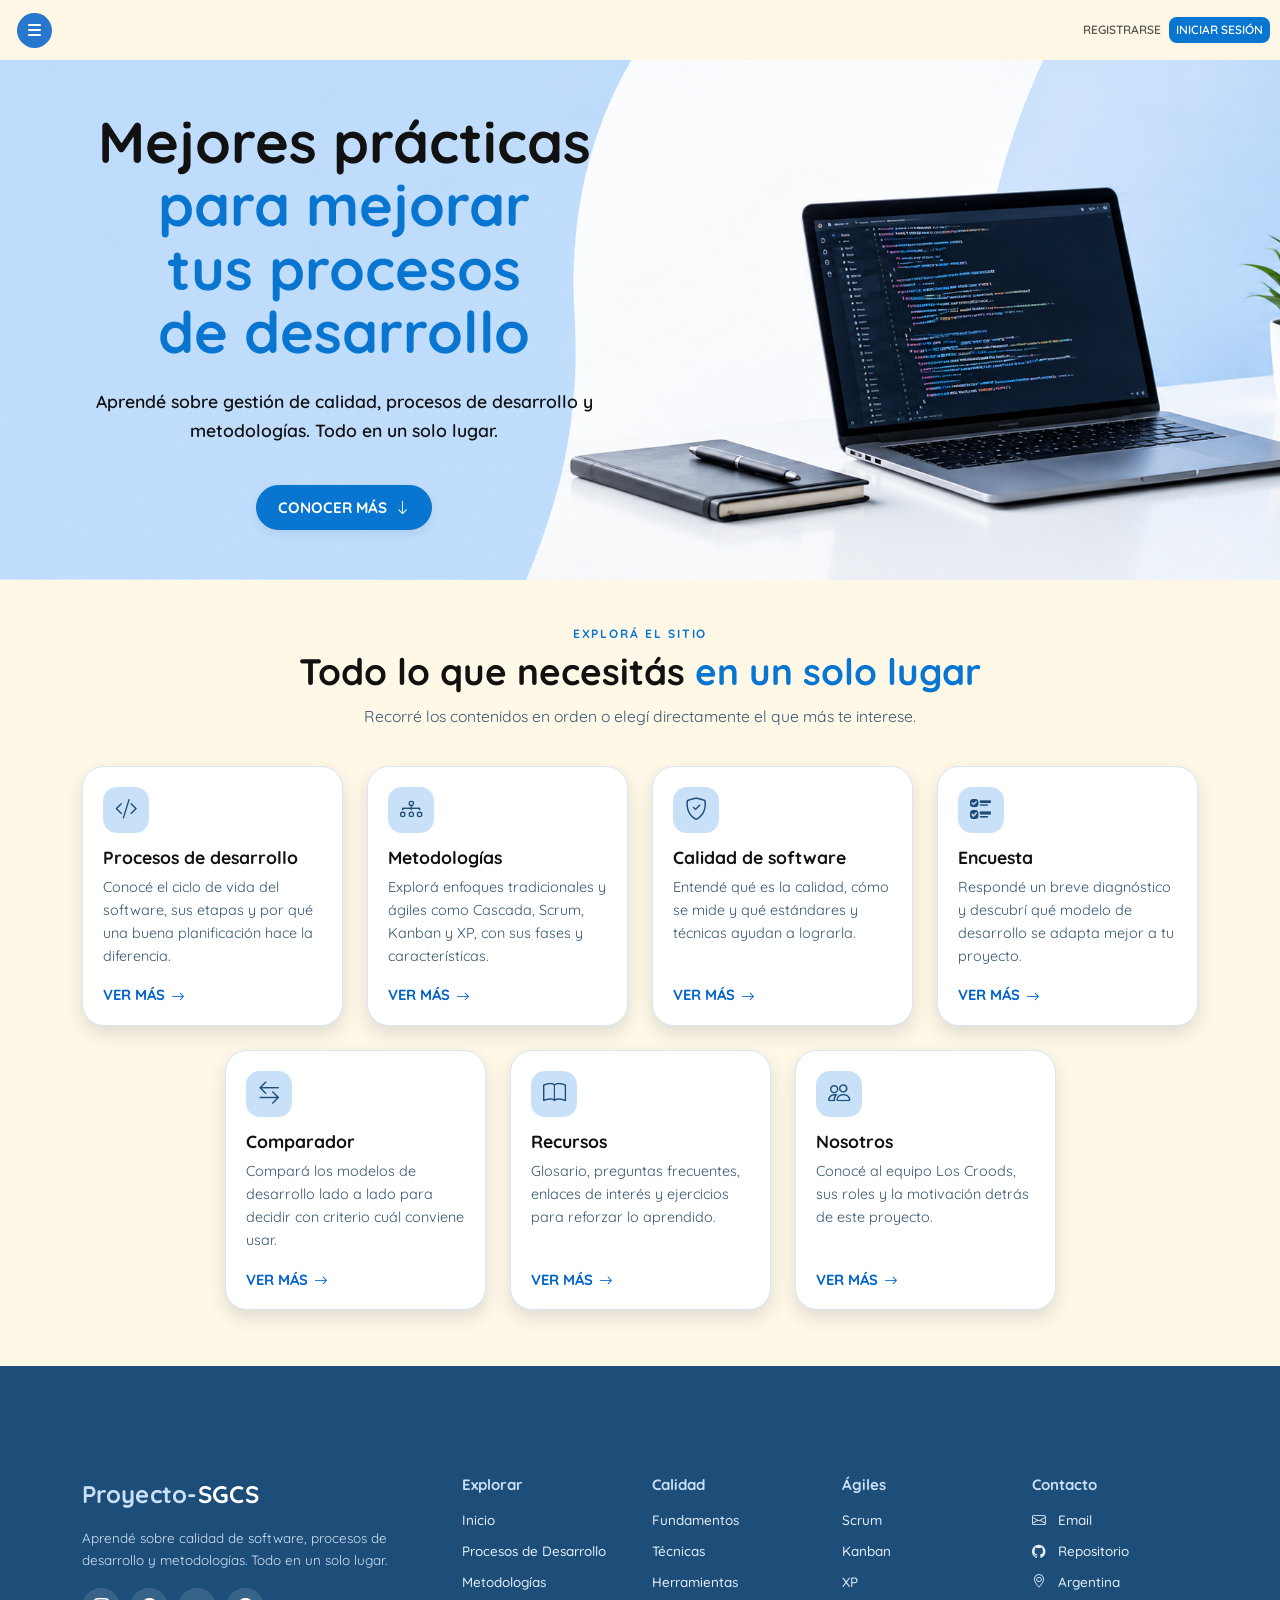
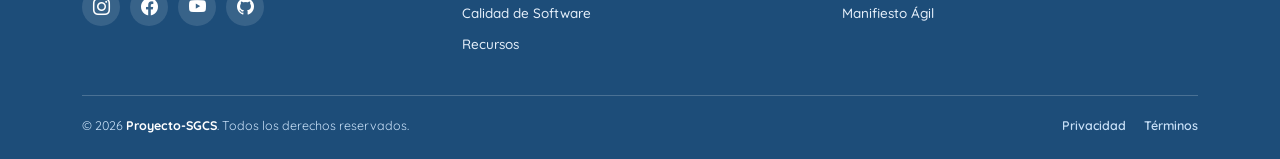
<file: index.html>
<!DOCTYPE html>
<html lang="es">
    <head>
        <meta charset="UTF-8">
        <meta name="viewport" content="width=device-width, initial-scale=1.0">
        <meta name="description"
            content="Mejores prácticas para mejorar tus procesos de desarrollo: gestión de calidad, procesos, metodologías, encuesta, comparador y recursos de software.">
        <!-- Bootstrap proporciona estilos base, componentes y sistema de grilla responsive. -->
        <link rel="stylesheet"
            href="https://cdn.jsdelivr.net/npm/bootstrap@5.3.3/dist/css/bootstrap.min.css">
        <!-- Bootstrap Icons contiene los iconos utilizados en las distintas secciones. -->
        <link rel="stylesheet"
            href="https://cdn.jsdelivr.net/npm/bootstrap-icons@1.11.3/font/bootstrap-icons.min.css">
        <!-- Carga la tipografía Quicksand utilizada como fuente principal. -->
        <link rel="preconnect" href="https://fonts.googleapis.com">
        <link rel="preconnect" href="https://fonts.gstatic.com" crossorigin>
        <link
            href="https://fonts.googleapis.com/css2?family=Quicksand:wght@400;500;600;700;800&display=swap"
            rel="stylesheet">
        <!-- Hojas de estilo propias: header compartido y página de inicio. -->
        <link rel="stylesheet" href="css/style-header.css">
        <link rel="stylesheet" href="css/style-footer.css">
        <link rel="stylesheet" href="css/style-index.css">
        <title>Inicio - Proyecto-SGCS</title>
    </head>
    <body>
        <!-- Encabezado compartido: main.js carga aquí el componente del menú. -->
        <div id="header-container"></div>

        <!-- Presentación principal del sitio. -->
        <section class="hero" aria-labelledby="hero-title">
            <div class="hero-container">
                <h1 id="hero-title" class="hero-title">Mejores prácticas
                    <span>para mejorar tus procesos de desarrollo</span></h1>
                <p class="hero-description">Aprendé sobre gestión de calidad,
                    procesos de desarrollo y metodologías. Todo en un solo
                    lugar.</p>
                <!-- Lleva a la sección de tarjetas de más abajo. -->
                <a href="#explorar" class="hero-btn">
                    <span class="hero-btn-text">CONOCER MÁS <i
                            class="bi bi-arrow-down" aria-hidden="true"></i></span>
                </a>
            </div>
        </section>

        <main>
            <section id="explorar" class="cards-section"
                aria-labelledby="explorar-title">
                <div class="container">
                    <!-- Encabezado de la sección. -->
                    <div class="section-heading-index">
                        <span class="section-eyebrow">EXPLORÁ EL SITIO</span>
                        <h2 id="explorar-title" class="section-title-index">Todo
                            lo que necesitás <span>en un solo lugar</span></h2>
                        <p class="section-lead-index">Recorré los contenidos en
                            orden o elegí directamente el que más te
                            interese.</p>
                    </div>

                    <!-- Tarjetas de acceso a cada sección del sitio. -->
                    <div class="row justify-content-center g-4 card-container">

                        <!-- Procesos de desarrollo -->
                        <div class="col-12 col-sm-6 col-lg-3">
                            <article class="card h-100">
                                <div class="card-icon" aria-hidden="true">
                                    <i class="bi bi-code-slash"></i>
                                </div>
                                <h3 class="cardTitle">Procesos de desarrollo</h3>
                                <p class="text">Conocé el ciclo de vida del
                                    software, sus etapas y por qué una buena
                                    planificación hace la diferencia.</p>
                                <a href="desarrollo.html" class="card-link"
                                    aria-label="Ver más sobre procesos de desarrollo">VER
                                    MÁS <i class="bi bi-arrow-right"
                                        aria-hidden="true"></i></a>
                            </article>
                        </div>

                        <!-- Metodologías -->
                        <div class="col-12 col-sm-6 col-lg-3">
                            <article class="card h-100">
                                <div class="card-icon" aria-hidden="true">
                                    <i class="bi bi-diagram-3"></i>
                                </div>
                                <h3 class="cardTitle">Metodologías</h3>
                                <p class="text">Explorá enfoques tradicionales y
                                    ágiles como Cascada, Scrum, Kanban y XP, con
                                    sus fases y características.</p>
                                <a href="metodologias.html" class="card-link"
                                    aria-label="Ver más sobre metodologías">VER
                                    MÁS <i class="bi bi-arrow-right"
                                        aria-hidden="true"></i></a>
                            </article>
                        </div>

                        <!-- Calidad de software -->
                        <div class="col-12 col-sm-6 col-lg-3">
                            <article class="card h-100">
                                <div class="card-icon" aria-hidden="true">
                                    <i class="bi bi-shield-check"></i>
                                </div>
                                <h3 class="cardTitle">Calidad de software</h3>
                                <p class="text">Entendé qué es la calidad, cómo
                                    se mide y qué estándares y técnicas ayudan a
                                    lograrla.</p>
                                <a href="fundamentos.html" class="card-link"
                                    aria-label="Ver más sobre calidad de software">VER
                                    MÁS <i class="bi bi-arrow-right"
                                        aria-hidden="true"></i></a>
                            </article>
                        </div>

                        <!-- Encuesta -->
                        <div class="col-12 col-sm-6 col-lg-3">
                            <article class="card h-100">
                                <div class="card-icon" aria-hidden="true">
                                    <i class="bi bi-ui-checks"></i>
                                </div>
                                <h3 class="cardTitle">Encuesta</h3>
                                <p class="text">Respondé un breve diagnóstico y
                                    descubrí qué modelo de desarrollo se adapta
                                    mejor a tu proyecto.</p>
                                <a href="Encuesta.html" class="card-link"
                                    aria-label="Ver más sobre la encuesta">VER
                                    MÁS <i class="bi bi-arrow-right"
                                        aria-hidden="true"></i></a>
                            </article>
                        </div>

                        <!-- Comparador -->
                        <div class="col-12 col-sm-6 col-lg-3">
                            <article class="card h-100">
                                <div class="card-icon" aria-hidden="true">
                                    <i class="bi bi-arrow-left-right"></i>
                                </div>
                                <h3 class="cardTitle">Comparador</h3>
                                <p class="text">Compará los modelos de desarrollo
                                    lado a lado para decidir con criterio cuál
                                    conviene usar.</p>
                                <a href="comparador.html" class="card-link"
                                    aria-label="Ver más sobre el comparador">VER
                                    MÁS <i class="bi bi-arrow-right"
                                        aria-hidden="true"></i></a>
                            </article>
                        </div>

                        <!-- Recursos -->
                        <div class="col-12 col-sm-6 col-lg-3">
                            <article class="card h-100">
                                <div class="card-icon" aria-hidden="true">
                                    <i class="bi bi-book"></i>
                                </div>
                                <h3 class="cardTitle">Recursos</h3>
                                <p class="text">Glosario, preguntas frecuentes,
                                    enlaces de interés y ejercicios para
                                    reforzar lo aprendido.</p>
                                <a href="recursos.html" class="card-link"
                                    aria-label="Ver más sobre los recursos">VER
                                    MÁS <i class="bi bi-arrow-right"
                                        aria-hidden="true"></i></a>
                            </article>
                        </div>

                        <!-- Nosotros -->
                        <div class="col-12 col-sm-6 col-lg-3">
                            <article class="card h-100">
                                <div class="card-icon" aria-hidden="true">
                                    <i class="bi bi-people"></i>
                                </div>
                                <h3 class="cardTitle">Nosotros</h3>
                                <p class="text">Conocé al equipo Los Croods, sus
                                    roles y la motivación detrás de este
                                    proyecto.</p>
                                <a href="nosotros.html" class="card-link"
                                    aria-label="Ver más sobre el equipo">VER
                                    MÁS <i class="bi bi-arrow-right"
                                        aria-hidden="true"></i></a>
                            </article>
                        </div>

                    </div>
                </div>
            </section>
        </main>

        <script src="main.js" defer></script>
        <script
            src="https://cdn.jsdelivr.net/npm/bootstrap@5.3.3/dist/js/bootstrap.bundle.min.js"
            defer></script>
        <footer id="footer"></footer>
</body>
</html>
</file>
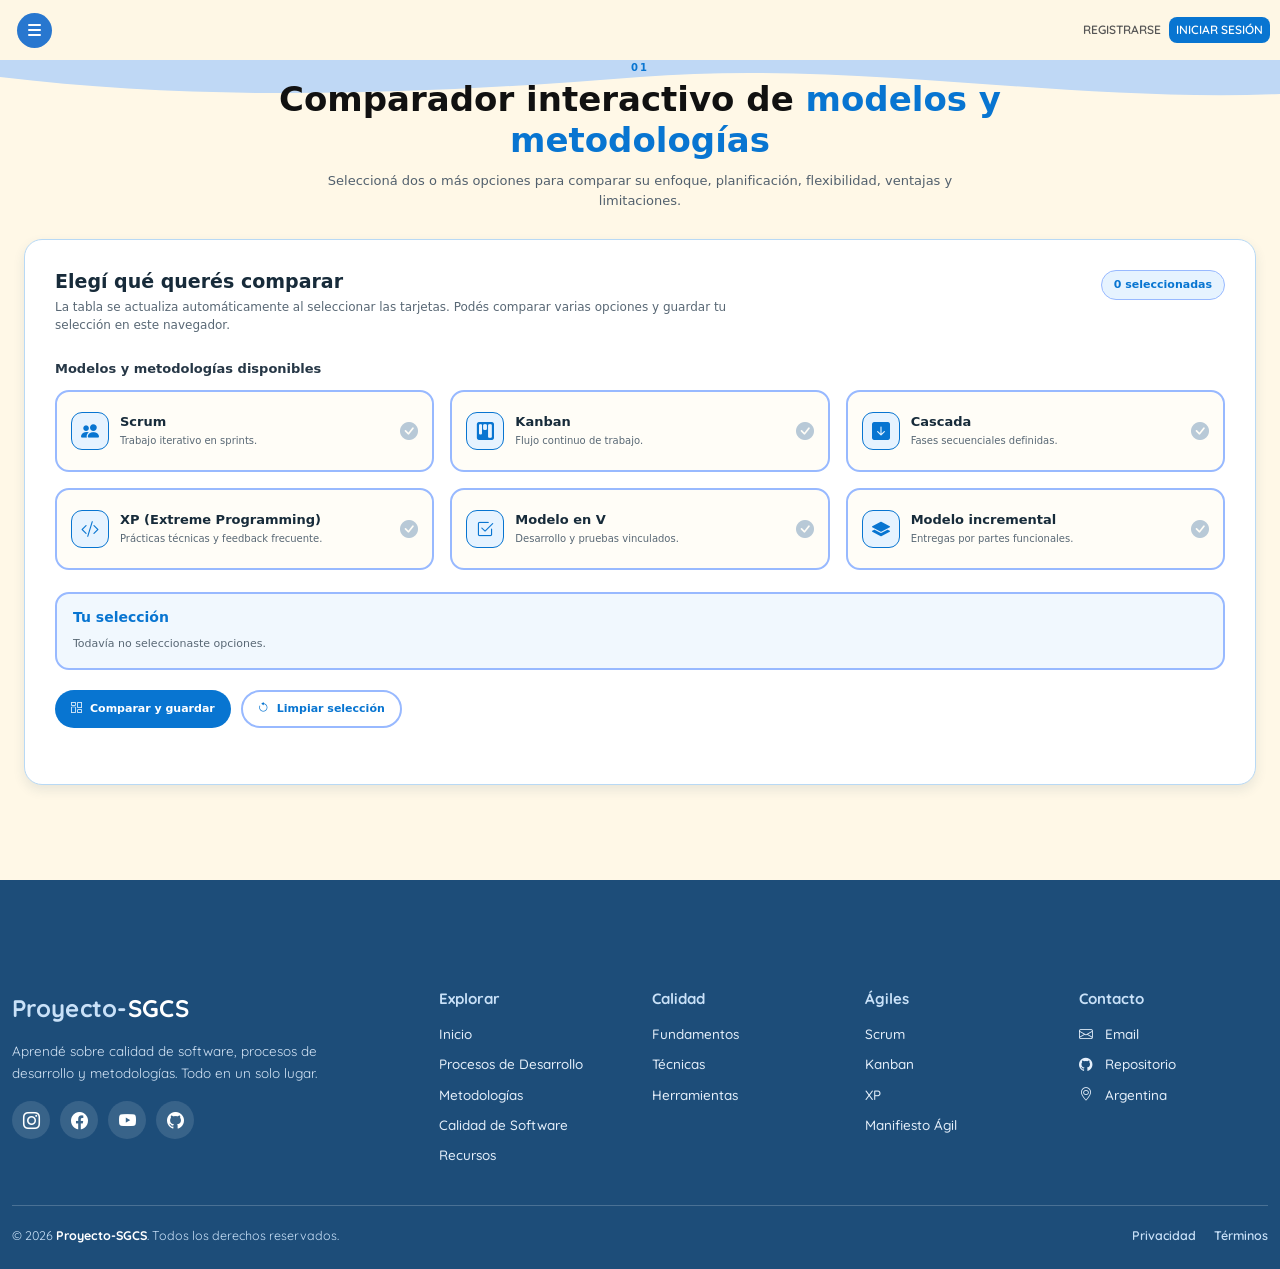
<file: Comparador.html>
<!DOCTYPE html>
<html lang="es">
    <head>
        <meta charset="UTF-8">
        <meta name="viewport" content="width=device-width, initial-scale=1.0">
        <meta name="description"
            content="Comparador interactivo de herramientas de calidad de software.">
        <!-- Bootstrap proporciona estilos base, componentes y sistema de grilla responsive. -->
        <link rel="stylesheet"
            href="https://cdn.jsdelivr.net/npm/bootstrap@5.3.3/dist/css/bootstrap.min.css">
        <!-- Bootstrap Icons contiene los iconos utilizados en las distintas secciones. -->
        <link rel="stylesheet"
            href="https://cdn.jsdelivr.net/npm/bootstrap-icons@1.11.3/font/bootstrap-icons.min.css">
        <!-- Carga la tipografía Quicksand utilizada como fuente principal. -->
        <link rel="preconnect" href="https://fonts.googleapis.com">
        <link rel="preconnect" href="https://fonts.gstatic.com" crossorigin>
        <link
            href="https://fonts.googleapis.com/css2?family=Quicksand:wght@400;500;600;700&display=swap"
            rel="stylesheet">
        <!-- Hojas de estilo propias para el header y el contenido de calidad de software. -->
        <link rel="stylesheet" href="css/style-header.css">
        <link rel="stylesheet" href="css/style-footer.css">
        <link rel="stylesheet" href="css/style-comparador.css">
        <!-- Bootstrap JS permite utilizar tabs y otros componentes interactivos. -->
        <script
            src="https://cdn.jsdelivr.net/npm/bootstrap@5.3.3/dist/js/bootstrap.bundle.min.js"
            defer></script>
        <title>Comparador interactivo - Proyecto-SGCS</title>
    </head>
    <body>
        <!-- Contenedor donde se carga el encabezado compartido del sitio. -->
        <header id="header-container"></header>
        <!-- Contenido principal de la página de comparación. -->
        <main class="metodologias-page">

            <section class="metodologias-section container"
                aria-labelledby="metodologias-title">
                <svg class="wave" viewBox="0 0 1440 200"
                    preserveAspectRatio="none"
                    aria-hidden="true">
                    <path fill="#bfd8f5"
                        d="M0,10 C 240,25 480,20 720,10 C 960,0 1200,25 1440,20 L1440,0 L0,0 Z"></path>
                </svg>
                <div class="container">
                    <!-- Encabezado con número, título y explicación de la sección. -->
                    <div class="section-heading metodologias-heading">
                        <span>01</span>
                        <h1 id="metodologias-title" class="title">Comparador
                            interactivo de <span>modelos y
                                metodologías</span></h1>
                        <p class="description">Seleccioná dos o más opciones
                            para comparar su enfoque, planificación,
                            flexibilidad, ventajas y limitaciones.</p>
                    </div>
                    <!-- Panel interactivo con las opciones que se pueden comparar. -->
                    <section class="method-panel"
                        aria-labelledby="selection-heading">
                        <div class="row align-items-start g-3">
                            <div class="col-12 col-lg-9">
                                <h2 id="selection-heading"
                                    class="method-panel-title">Elegí qué querés
                                    comparar</h2>
                                <p class="method-panel-description">La tabla se
                                    actualiza automáticamente al seleccionar las
                                    tarjetas. Podés comparar varias opciones y
                                    guardar tu selección en este navegador.</p>
                            </div>
                            <div class="col-12 col-lg-3 text-lg-end">
                                <span id="selection-count"
                                    class="selection-count" aria-live="polite">0
                                    seleccionadas</span>
                            </div>
                        </div>
                        <!-- Grupo accesible de tarjetas seleccionables para cada metodología. -->
                        <fieldset class="method-fieldset">
                            <legend class="method-legend">Modelos y metodologías
                                disponibles</legend>
                            <!-- Bootstrap distribuye las tarjetas en una grilla adaptable. -->
                            <div class="row g-3">
                                <div class="col-12 col-sm-6 col-xl-4">
                                    <input class="method-check visually-hidden"
                                        id="scrum" type="checkbox"
                                        value="Scrum">
                                    <label for="scrum" class="method-option">
                                        <span class="method-option-main"><span
                                                class="method-icon"><i
                                                    class="bi bi-people-fill"
                                                    aria-hidden="true"></i></span><span><strong>Scrum</strong><small>Trabajo
                                                    iterativo en
                                                    sprints.</small></span></span>
                                        <i
                                            class="bi bi-check-circle-fill method-selected-icon"
                                            aria-hidden="true"></i>
                                    </label>
                                </div>
                                <div class="col-12 col-sm-6 col-xl-4">
                                    <input class="method-check visually-hidden"
                                        id="kanban" type="checkbox"
                                        value="Kanban">
                                    <label for="kanban" class="method-option">
                                        <span class="method-option-main"><span
                                                class="method-icon"><i
                                                    class="bi bi-kanban-fill"
                                                    aria-hidden="true"></i></span><span><strong>Kanban</strong><small>Flujo
                                                    continuo de
                                                    trabajo.</small></span></span>
                                        <i
                                            class="bi bi-check-circle-fill method-selected-icon"
                                            aria-hidden="true"></i>
                                    </label>
                                </div>
                                <div class="col-12 col-sm-6 col-xl-4">
                                    <input class="method-check visually-hidden"
                                        id="cascada" type="checkbox"
                                        value="Cascada">
                                    <label for="cascada" class="method-option">
                                        <span class="method-option-main"><span
                                                class="method-icon"><i
                                                    class="bi bi-arrow-down-square-fill"
                                                    aria-hidden="true"></i></span><span><strong>Cascada</strong><small>Fases
                                                    secuenciales
                                                    definidas.</small></span></span>
                                        <i
                                            class="bi bi-check-circle-fill method-selected-icon"
                                            aria-hidden="true"></i>
                                    </label>
                                </div>
                                <div class="col-12 col-sm-6 col-xl-4">
                                    <input class="method-check visually-hidden"
                                        id="xp" type="checkbox" value="XP">
                                    <label for="xp" class="method-option">
                                        <span class="method-option-main"><span
                                                class="method-icon"><i
                                                    class="bi bi-code-slash"
                                                    aria-hidden="true"></i></span><span><strong>XP
                                                    (Extreme
                                                    Programming)</strong><small>Prácticas
                                                    técnicas y feedback
                                                    frecuente.</small></span></span>
                                        <i
                                            class="bi bi-check-circle-fill method-selected-icon"
                                            aria-hidden="true"></i>
                                    </label>
                                </div>
                                <div class="col-12 col-sm-6 col-xl-4">
                                    <input class="method-check visually-hidden"
                                        id="modelo-v" type="checkbox"
                                        value="Modelo en V">
                                    <label for="modelo-v" class="method-option">
                                        <span class="method-option-main"><span
                                                class="method-icon"><i
                                                    class="bi bi-check2-square"
                                                    aria-hidden="true"></i></span><span><strong>Modelo
                                                    en
                                                    V</strong><small>Desarrollo
                                                    y pruebas
                                                    vinculados.</small></span></span>
                                        <i
                                            class="bi bi-check-circle-fill method-selected-icon"
                                            aria-hidden="true"></i>
                                    </label>
                                </div>
                                <div class="col-12 col-sm-6 col-xl-4">
                                    <input class="method-check visually-hidden"
                                        id="incremental" type="checkbox"
                                        value="Incremental">
                                    <label for="incremental"
                                        class="method-option">
                                        <span class="method-option-main"><span
                                                class="method-icon"><i
                                                    class="bi bi-layers-fill"
                                                    aria-hidden="true"></i></span><span><strong>Modelo
                                                    incremental</strong><small>Entregas
                                                    por partes
                                                    funcionales.</small></span></span>
                                        <i
                                            class="bi bi-check-circle-fill method-selected-icon"
                                            aria-hidden="true"></i>
                                    </label>
                                </div>
                            </div>
                        </fieldset>
                        <!-- Resumen dinámico de las opciones marcadas por el usuario. -->
                        <aside class="selection-summary"
                            aria-labelledby="selected-heading">
                            <h3 id="selected-heading">Tu selección</h3>
                            <div id="selected-legend" class="selected-legend"
                                aria-live="polite"><span
                                    class="selection-empty">Todavía no
                                    seleccionaste opciones.</span></div>
                        </aside>
                        <!-- Acciones para guardar la comparación o limpiar la selección. -->
                        <div class="method-actions">
                            <button id="compare-button" class="btn method-btn"
                                type="button"><i class="bi bi-columns-gap"
                                    aria-hidden="true"></i> Comparar y
                                guardar</button>
                            <button id="clear-button"
                                class="btn method-btn-outline" type="button"><i
                                    class="bi bi-arrow-counterclockwise"
                                    aria-hidden="true"></i> Limpiar
                                selección</button>
                            <p id="status-message" class="status-live"
                                role="status" aria-live="polite"></p>
                        </div>
                    </section>
                    <!-- La tabla se muestra cuando hay al menos dos metodologías seleccionadas. -->
                    <section id="comparison-section"
                        class="comparison-shell d-none"
                        aria-labelledby="comparison-heading">
                        <div class="comparison-banner">
                            <div class="comparison-banner-icon"><i
                                    class="bi bi-arrow-left-right"
                                    aria-hidden="true"></i></div>
                            <div>
                                <h2 id="comparison-heading">Comparación lado a
                                    lado</h2>
                                <p>Revisá las diferencias para identificar qué
                                    opción se adapta mejor al proyecto.</p>
                            </div>
                        </div>
                        <!-- Contenedor accesible de la tabla que JavaScript genera dinámicamente. -->
                        <div class="comparison-table-wrap" tabindex="0"
                            aria-label="Tabla comparativa de modelos y metodologías">
                            <table
                                class="table comparison-table align-middle mb-0">
                                <thead id="comparison-head"></thead>
                                <tbody id="comparison-body"></tbody>
                            </table>
                        </div>
                        <p class="comparison-note"><i class="bi bi-info-circle"
                                aria-hidden="true"></i> Las características son
                            orientativas: la elección depende del alcance, los
                            requisitos, el equipo y los riesgos del
                            proyecto.</p>
                    </section>
                </div>
            </section>
        </main>
        <!-- Bootstrap aporta los componentes y utilidades de interfaz utilizados por la página. -->
        <script
            src="https://cdn.jsdelivr.net/npm/bootstrap@5.3.3/dist/js/bootstrap.bundle.min.js"></script>
        <!-- Carga el componente header compartido del proyecto. -->
        <script src="main.js" defer></script>
        <!-- Controla la selección, la tabla comparativa y el guardado local. -->
        <script src="JavaScript/comparador.js" defer></script>
<footer id="footer"></footer>
</body>
</html>
</file>
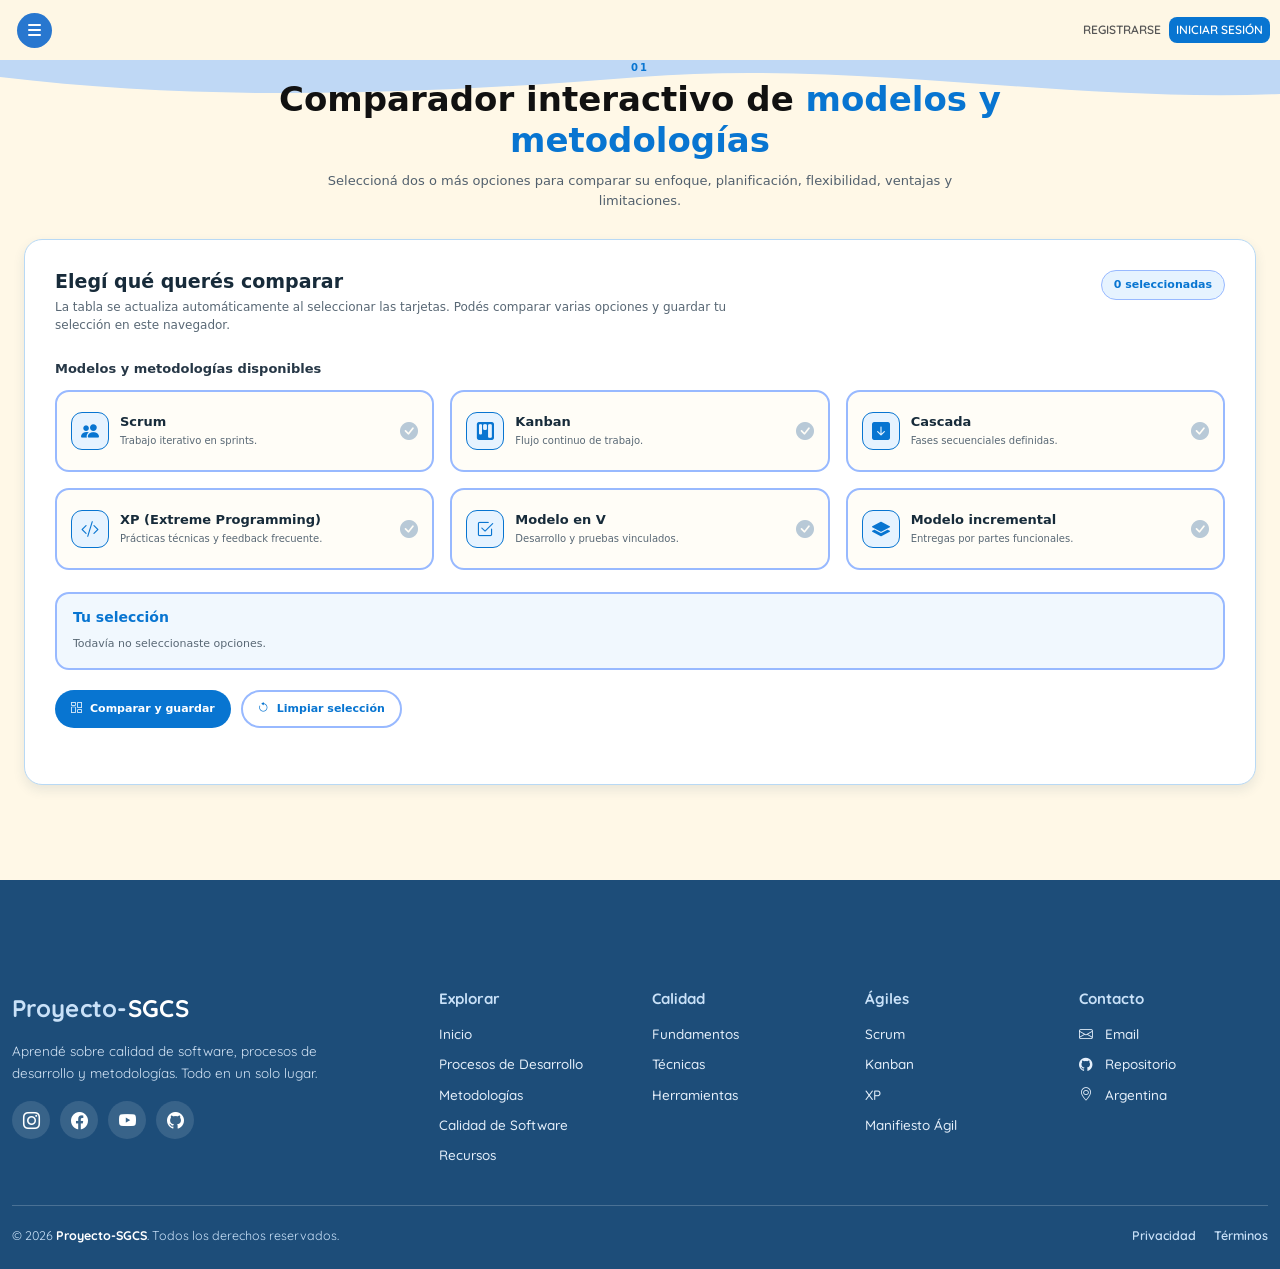
<file: comparador.html>
<!DOCTYPE html>
<html lang="es">
    <head>
        <meta charset="UTF-8">
        <meta name="viewport" content="width=device-width, initial-scale=1.0">
        <meta name="description"
            content="Comparador interactivo de herramientas de calidad de software.">
        <!-- Bootstrap proporciona estilos base, componentes y sistema de grilla responsive. -->
        <link rel="stylesheet"
            href="https://cdn.jsdelivr.net/npm/bootstrap@5.3.3/dist/css/bootstrap.min.css">
        <!-- Bootstrap Icons contiene los iconos utilizados en las distintas secciones. -->
        <link rel="stylesheet"
            href="https://cdn.jsdelivr.net/npm/bootstrap-icons@1.11.3/font/bootstrap-icons.min.css">
        <!-- Carga la tipografía Quicksand utilizada como fuente principal. -->
        <link rel="preconnect" href="https://fonts.googleapis.com">
        <link rel="preconnect" href="https://fonts.gstatic.com" crossorigin>
        <link
            href="https://fonts.googleapis.com/css2?family=Quicksand:wght@400;500;600;700&display=swap"
            rel="stylesheet">
        <!-- Hojas de estilo propias para el header y el contenido de calidad de software. -->
        <link rel="stylesheet" href="css/style-header.css">
        <link rel="stylesheet" href="css/style-footer.css">
        <link rel="stylesheet" href="css/style-comparador.css">
        <!-- Bootstrap JS permite utilizar tabs y otros componentes interactivos. -->
        <script
            src="https://cdn.jsdelivr.net/npm/bootstrap@5.3.3/dist/js/bootstrap.bundle.min.js"
            defer></script>
        <title>Comparador interactivo - Proyecto-SGCS</title>
    </head>
    <body>
        <!-- Contenedor donde se carga el encabezado compartido del sitio. -->
        <header id="header-container"></header>
        <!-- Contenido principal de la página de comparación. -->
        <main class="metodologias-page">

            <section class="metodologias-section container"
                aria-labelledby="metodologias-title">
                <svg class="wave" viewBox="0 0 1440 200"
                    preserveAspectRatio="none"
                    aria-hidden="true">
                    <path fill="#bfd8f5"
                        d="M0,10 C 240,25 480,20 720,10 C 960,0 1200,25 1440,20 L1440,0 L0,0 Z"></path>
                </svg>
                <div class="container">
                    <!-- Encabezado con número, título y explicación de la sección. -->
                    <div class="section-heading metodologias-heading">
                        <span>01</span>
                        <h1 id="metodologias-title" class="title">Comparador
                            interactivo de <span>modelos y
                                metodologías</span></h1>
                        <p class="description">Seleccioná dos o más opciones
                            para comparar su enfoque, planificación,
                            flexibilidad, ventajas y limitaciones.</p>
                    </div>
                    <!-- Panel interactivo con las opciones que se pueden comparar. -->
                    <section class="method-panel"
                        aria-labelledby="selection-heading">
                        <div class="row align-items-start g-3">
                            <div class="col-12 col-lg-9">
                                <h2 id="selection-heading"
                                    class="method-panel-title">Elegí qué querés
                                    comparar</h2>
                                <p class="method-panel-description">La tabla se
                                    actualiza automáticamente al seleccionar las
                                    tarjetas. Podés comparar varias opciones y
                                    guardar tu selección en este navegador.</p>
                            </div>
                            <div class="col-12 col-lg-3 text-lg-end">
                                <span id="selection-count"
                                    class="selection-count" aria-live="polite">0
                                    seleccionadas</span>
                            </div>
                        </div>
                        <!-- Grupo accesible de tarjetas seleccionables para cada metodología. -->
                        <fieldset class="method-fieldset">
                            <legend class="method-legend">Modelos y metodologías
                                disponibles</legend>
                            <!-- Bootstrap distribuye las tarjetas en una grilla adaptable. -->
                            <div class="row g-3">
                                <div class="col-12 col-sm-6 col-xl-4">
                                    <input class="method-check visually-hidden"
                                        id="scrum" type="checkbox"
                                        value="Scrum">
                                    <label for="scrum" class="method-option">
                                        <span class="method-option-main"><span
                                                class="method-icon"><i
                                                    class="bi bi-people-fill"
                                                    aria-hidden="true"></i></span><span><strong>Scrum</strong><small>Trabajo
                                                    iterativo en
                                                    sprints.</small></span></span>
                                        <i
                                            class="bi bi-check-circle-fill method-selected-icon"
                                            aria-hidden="true"></i>
                                    </label>
                                </div>
                                <div class="col-12 col-sm-6 col-xl-4">
                                    <input class="method-check visually-hidden"
                                        id="kanban" type="checkbox"
                                        value="Kanban">
                                    <label for="kanban" class="method-option">
                                        <span class="method-option-main"><span
                                                class="method-icon"><i
                                                    class="bi bi-kanban-fill"
                                                    aria-hidden="true"></i></span><span><strong>Kanban</strong><small>Flujo
                                                    continuo de
                                                    trabajo.</small></span></span>
                                        <i
                                            class="bi bi-check-circle-fill method-selected-icon"
                                            aria-hidden="true"></i>
                                    </label>
                                </div>
                                <div class="col-12 col-sm-6 col-xl-4">
                                    <input class="method-check visually-hidden"
                                        id="cascada" type="checkbox"
                                        value="Cascada">
                                    <label for="cascada" class="method-option">
                                        <span class="method-option-main"><span
                                                class="method-icon"><i
                                                    class="bi bi-arrow-down-square-fill"
                                                    aria-hidden="true"></i></span><span><strong>Cascada</strong><small>Fases
                                                    secuenciales
                                                    definidas.</small></span></span>
                                        <i
                                            class="bi bi-check-circle-fill method-selected-icon"
                                            aria-hidden="true"></i>
                                    </label>
                                </div>
                                <div class="col-12 col-sm-6 col-xl-4">
                                    <input class="method-check visually-hidden"
                                        id="xp" type="checkbox" value="XP">
                                    <label for="xp" class="method-option">
                                        <span class="method-option-main"><span
                                                class="method-icon"><i
                                                    class="bi bi-code-slash"
                                                    aria-hidden="true"></i></span><span><strong>XP
                                                    (Extreme
                                                    Programming)</strong><small>Prácticas
                                                    técnicas y feedback
                                                    frecuente.</small></span></span>
                                        <i
                                            class="bi bi-check-circle-fill method-selected-icon"
                                            aria-hidden="true"></i>
                                    </label>
                                </div>
                                <div class="col-12 col-sm-6 col-xl-4">
                                    <input class="method-check visually-hidden"
                                        id="modelo-v" type="checkbox"
                                        value="Modelo en V">
                                    <label for="modelo-v" class="method-option">
                                        <span class="method-option-main"><span
                                                class="method-icon"><i
                                                    class="bi bi-check2-square"
                                                    aria-hidden="true"></i></span><span><strong>Modelo
                                                    en
                                                    V</strong><small>Desarrollo
                                                    y pruebas
                                                    vinculados.</small></span></span>
                                        <i
                                            class="bi bi-check-circle-fill method-selected-icon"
                                            aria-hidden="true"></i>
                                    </label>
                                </div>
                                <div class="col-12 col-sm-6 col-xl-4">
                                    <input class="method-check visually-hidden"
                                        id="incremental" type="checkbox"
                                        value="Incremental">
                                    <label for="incremental"
                                        class="method-option">
                                        <span class="method-option-main"><span
                                                class="method-icon"><i
                                                    class="bi bi-layers-fill"
                                                    aria-hidden="true"></i></span><span><strong>Modelo
                                                    incremental</strong><small>Entregas
                                                    por partes
                                                    funcionales.</small></span></span>
                                        <i
                                            class="bi bi-check-circle-fill method-selected-icon"
                                            aria-hidden="true"></i>
                                    </label>
                                </div>
                            </div>
                        </fieldset>
                        <!-- Resumen dinámico de las opciones marcadas por el usuario. -->
                        <aside class="selection-summary"
                            aria-labelledby="selected-heading">
                            <h3 id="selected-heading">Tu selección</h3>
                            <div id="selected-legend" class="selected-legend"
                                aria-live="polite"><span
                                    class="selection-empty">Todavía no
                                    seleccionaste opciones.</span></div>
                        </aside>
                        <!-- Acciones para guardar la comparación o limpiar la selección. -->
                        <div class="method-actions">
                            <button id="compare-button" class="btn method-btn"
                                type="button"><i class="bi bi-columns-gap"
                                    aria-hidden="true"></i> Comparar y
                                guardar</button>
                            <button id="clear-button"
                                class="btn method-btn-outline" type="button"><i
                                    class="bi bi-arrow-counterclockwise"
                                    aria-hidden="true"></i> Limpiar
                                selección</button>
                            <p id="status-message" class="status-live"
                                role="status" aria-live="polite"></p>
                        </div>
                    </section>
                    <!-- La tabla se muestra cuando hay al menos dos metodologías seleccionadas. -->
                    <section id="comparison-section"
                        class="comparison-shell d-none"
                        aria-labelledby="comparison-heading">
                        <div class="comparison-banner">
                            <div class="comparison-banner-icon"><i
                                    class="bi bi-arrow-left-right"
                                    aria-hidden="true"></i></div>
                            <div>
                                <h2 id="comparison-heading">Comparación lado a
                                    lado</h2>
                                <p>Revisá las diferencias para identificar qué
                                    opción se adapta mejor al proyecto.</p>
                            </div>
                        </div>
                        <!-- Contenedor accesible de la tabla que JavaScript genera dinámicamente. -->
                        <div class="comparison-table-wrap" tabindex="0"
                            aria-label="Tabla comparativa de modelos y metodologías">
                            <table
                                class="table comparison-table align-middle mb-0">
                                <thead id="comparison-head"></thead>
                                <tbody id="comparison-body"></tbody>
                            </table>
                        </div>
                        <p class="comparison-note"><i class="bi bi-info-circle"
                                aria-hidden="true"></i> Las características son
                            orientativas: la elección depende del alcance, los
                            requisitos, el equipo y los riesgos del
                            proyecto.</p>
                    </section>
                </div>
            </section>
        </main>
        <!-- Bootstrap aporta los componentes y utilidades de interfaz utilizados por la página. -->
        <script
            src="https://cdn.jsdelivr.net/npm/bootstrap@5.3.3/dist/js/bootstrap.bundle.min.js"></script>
        <!-- Carga el componente header compartido del proyecto. -->
        <script src="main.js" defer></script>
        <!-- Controla la selección, la tabla comparativa y el guardado local. -->
        <script src="JavaScript/comparador.js" defer></script>
<footer id="footer"></footer>
</body>
</html>
</file>
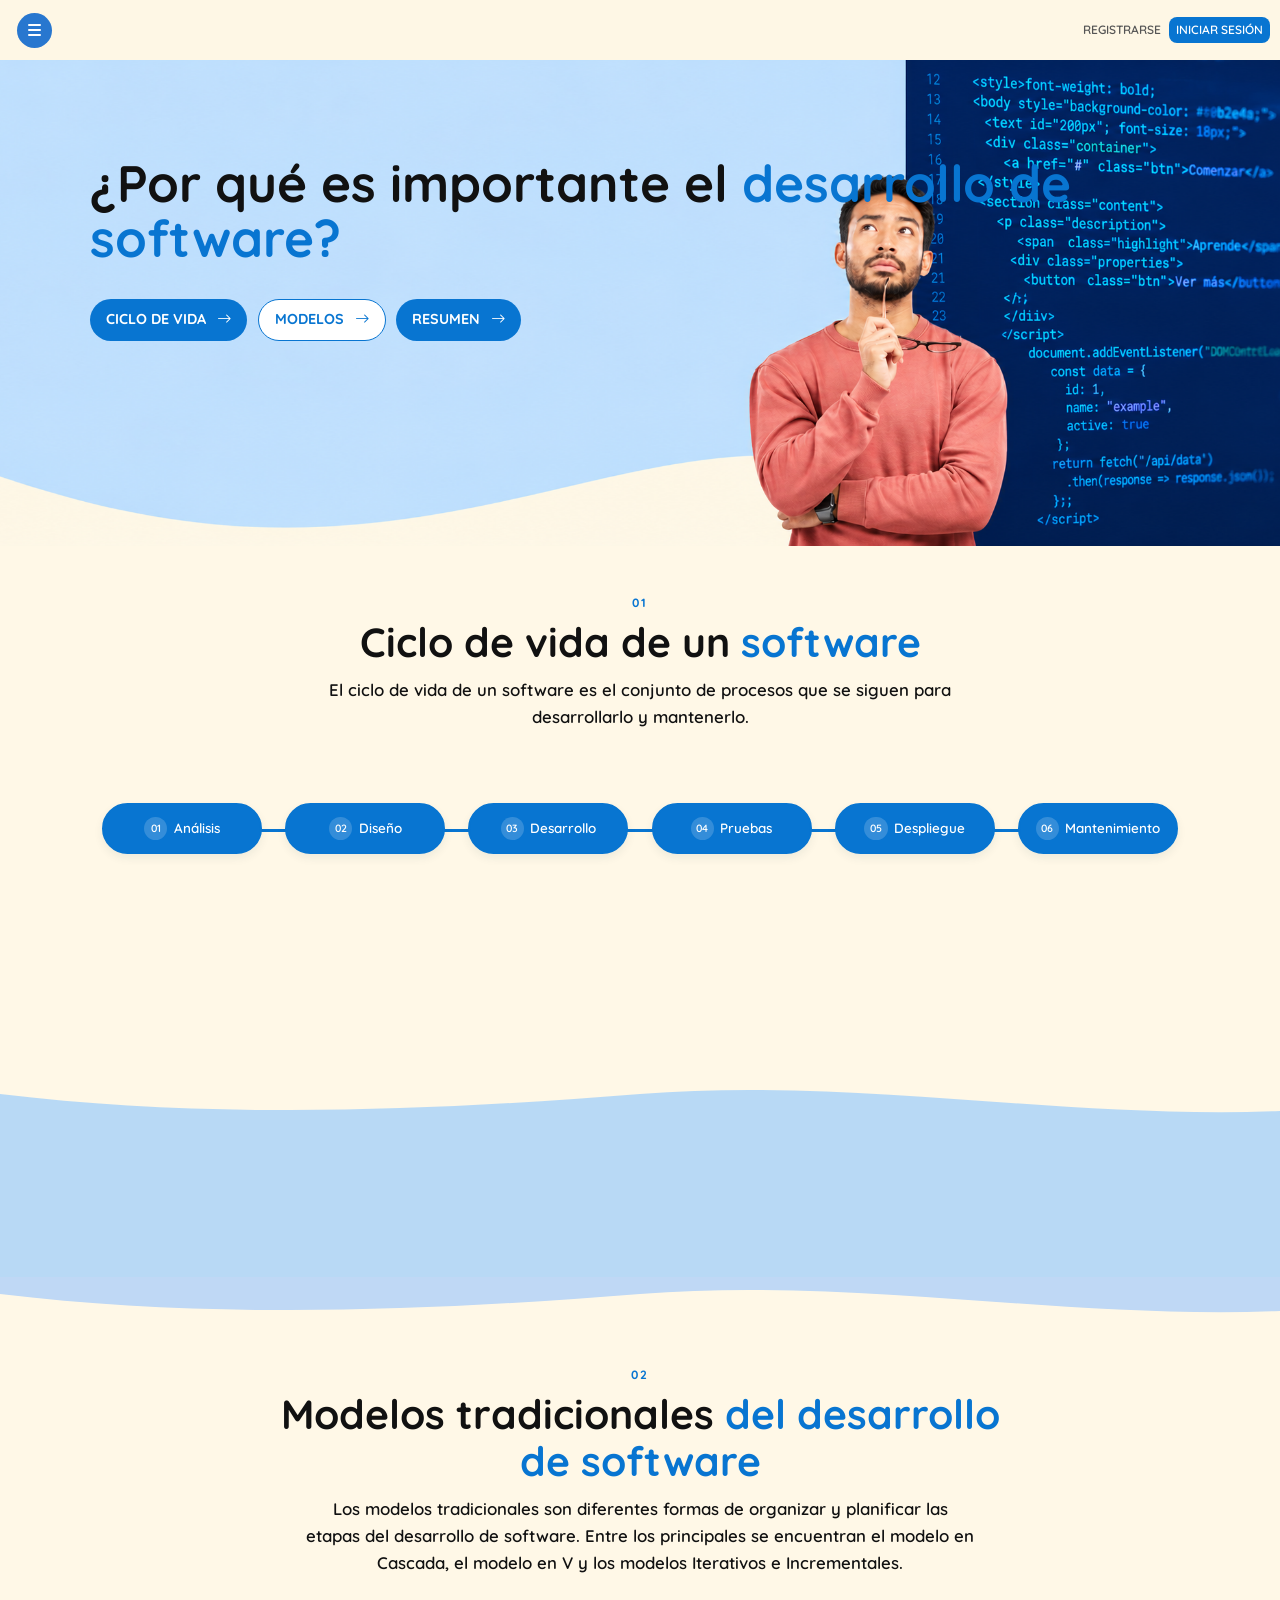
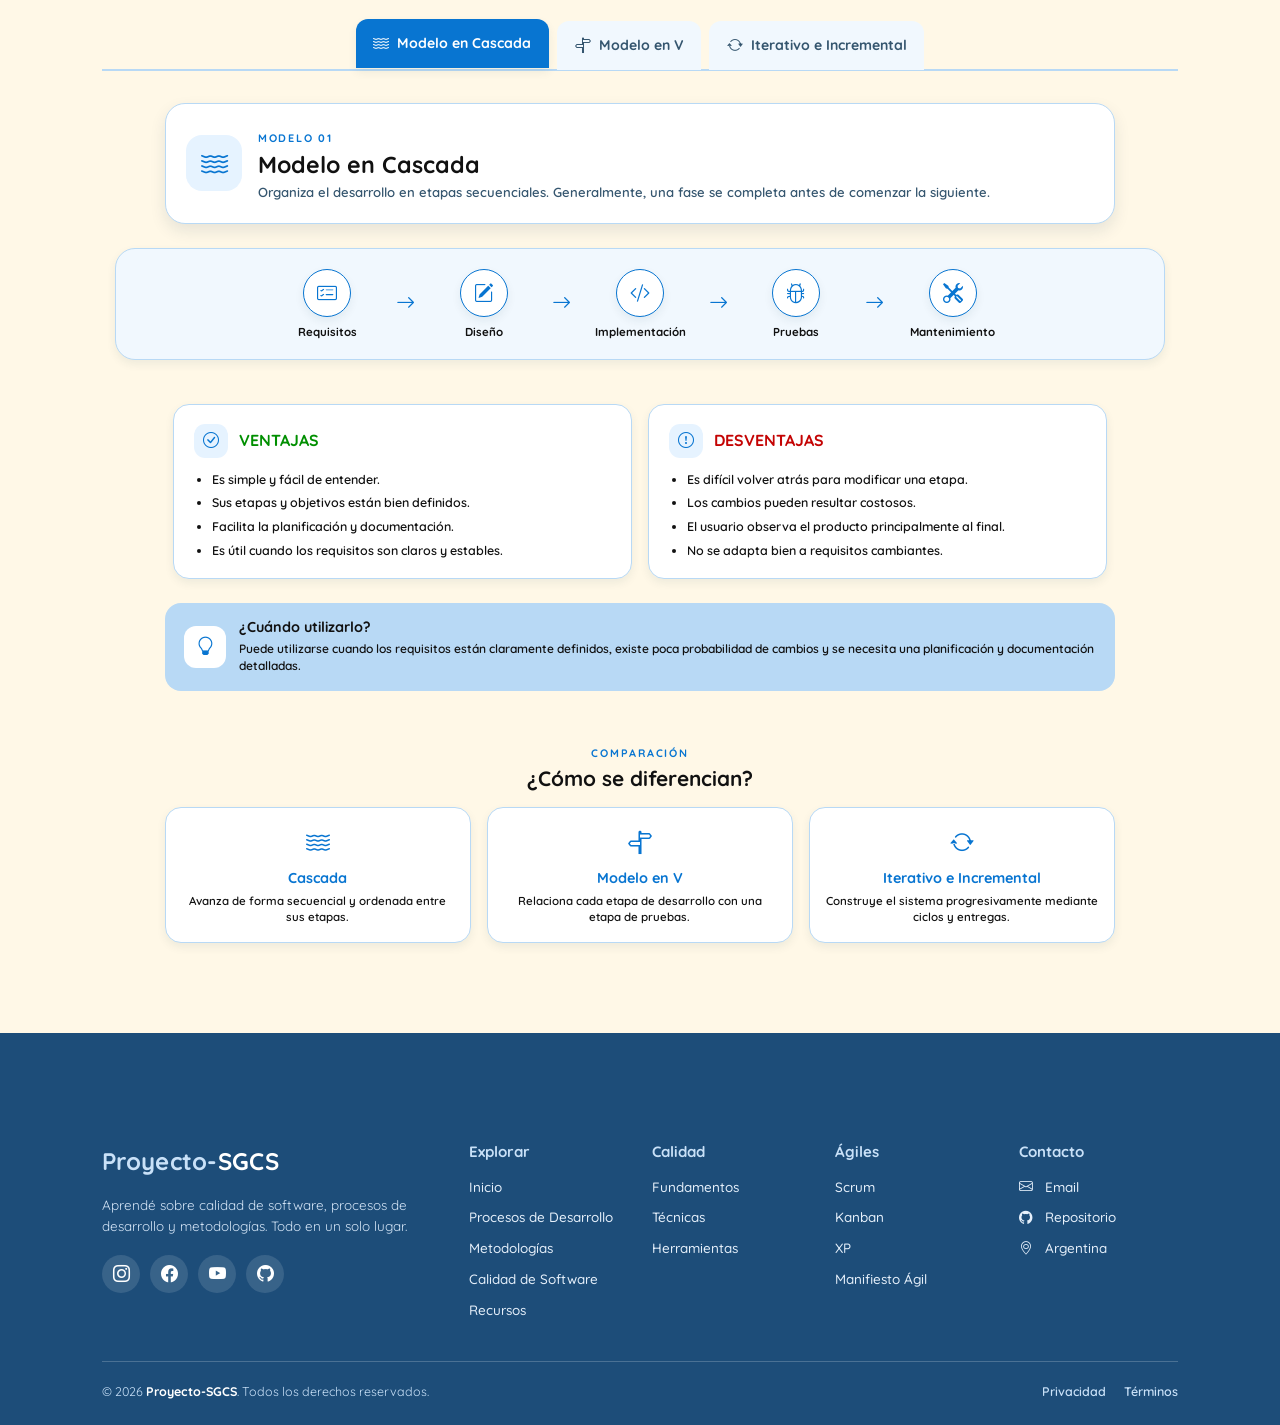
<file: desarrollo.html>
<!DOCTYPE html>
<html lang="es">
    <head>
        <meta charset="UTF-8">
        <meta name="viewport" content="width=device-width, initial-scale=1.0">
        <meta name="description"
            content="Fundamentos, medición, estándares, técnicas y modelos de calidad de software.">
        <!-- Bootstrap proporciona estilos base, componentes y sistema de grilla responsive. -->
        <link rel="stylesheet"
            href="https://cdn.jsdelivr.net/npm/bootstrap@5.3.3/dist/css/bootstrap.min.css">
        <!-- Bootstrap Icons contiene los iconos utilizados en las distintas secciones. -->
        <link rel="stylesheet"
            href="https://cdn.jsdelivr.net/npm/bootstrap-icons@1.11.3/font/bootstrap-icons.min.css">
        <!-- Carga la tipografía Quicksand utilizada como fuente principal. -->
        <link rel="preconnect" href="https://fonts.googleapis.com">
        <link rel="preconnect" href="https://fonts.gstatic.com" crossorigin>
        <link
            href="https://fonts.googleapis.com/css2?family=Quicksand:wght@400;500;600;700&display=swap"
            rel="stylesheet">
        <!-- Hojas de estilo propias para el header y el contenido de calidad de software. -->
        <link rel="stylesheet" href="css/style-header.css">
        <link rel="stylesheet" href="css/style-footer.css">
        <link rel="stylesheet" href="css/style-desarrollo.css">
        <!-- Bootstrap JS permite utilizar tabs y otros componentes interactivos. -->
        <script
            src="https://cdn.jsdelivr.net/npm/bootstrap@5.3.3/dist/js/bootstrap.bundle.min.js"
            defer></script>
        <title>Calidad de Software - Proyecto-SGCS</title>
    </head>
    <body>
        <!-- Contenedor donde se carga el encabezado compartido del sitio. -->
        <header id="header-container"></header>
        <!-- Hero principal con introducción y accesos rápidos a las primeras secciones. -->
        <section class="hero" aria-labelledby="hero-title">
            <div class="hero-container">
                <!-- Texto principal que presenta el tema de calidad de software. -->
                <div class="hero-text">
                    <h1 id="hero-title" class="hero-title">
                        ¿Por qué es importante el <span>desarrollo de software?</span>
                    </h1>
                </div>
                <!-- Enlaces internos que permiten acceder rápidamente a las primeras secciones. -->
                <nav class="hero-links"
                    aria-label="Secciones de calidad de software">
                    <a href="#ciclo" class="hero-link">CICLO DE VIDA<i
                            class="bi bi-arrow-right"
                            aria-hidden="true"></i></a>
                    <a href="#modelos" class="hero-link white-link">MODELOS<i
                            class="bi bi-arrow-right"
                            aria-hidden="true"></i></a>
                    <a href="#resumen" class="hero-link">RESUMEN<i
                            class="bi bi-arrow-right"
                            aria-hidden="true"></i></a>
                </nav>
            </div>
        </section>
        <main>
            <!-- Sección 01: línea de tiempo del ciclo de vida del software. -->
            <section id="ciclo" class="ciclo" aria-labelledby="ciclo-title">
                <div class="container">
                    <!-- Encabezado de la sección. -->
                    <div class="section-heading">
                        <span class="section-number">01</span>
                        <h2 id="ciclo-title" class="section-title">Ciclo de vida
                            de un <span>software</span></h2>
                        <p class="section-description">
                            El ciclo de vida de un software es el conjunto de
                            procesos que se siguen
                            para desarrollarlo y mantenerlo.
                        </p>
                    </div>

                    <!-- Línea de tiempo interactiva. -->
                    <div class="ciclo-timeline" data-timeline>
                        <!-- Línea visual de conexión entre las etapas. -->
                        <div class="timeline-track" aria-hidden="true"></div>

                        <!-- Etapa 01: Análisis. -->
                        <article class="timeline-step">
                            <button class="timeline-button" type="button"
                                id="timeline-button-1"
                                aria-expanded="false"
                                aria-controls="timeline-info-1">
                                <span class="timeline-index">01</span>
                                <span class="timeline-label">Análisis</span>
                            </button>
                            <!-- Información de la etapa. -->
                            <div class="timeline-info" id="timeline-info-1"
                                role="region"
                                aria-labelledby="timeline-button-1"
                                aria-hidden="true">
                                <div class="timeline-info-header">
                                    <span>Análisis</span>
                                    <i class="bi bi-search"
                                        aria-hidden="true"></i>
                                </div>
                                <p>Se identifican las necesidades del usuario y
                                    se define qué debe hacer el sistema.</p>
                            </div>
                        </article>

                        <!-- Etapa 02: Diseño. -->
                        <article class="timeline-step">
                            <button class="timeline-button" type="button"
                                id="timeline-button-2"
                                aria-expanded="false"
                                aria-controls="timeline-info-2">
                                <span class="timeline-index">02</span>
                                <span class="timeline-label">Diseño</span>
                            </button>
                            <!-- Información de la etapa. -->
                            <div class="timeline-info" id="timeline-info-2"
                                role="region"
                                aria-labelledby="timeline-button-2"
                                aria-hidden="true">
                                <div class="timeline-info-header">
                                    <span>Diseño</span>
                                    <i class="bi bi-palette"
                                        aria-hidden="true"></i>
                                </div>
                                <p>Se define cómo será el sistema, su
                                    estructura, interfaz y funcionamiento.</p>
                            </div>
                        </article>

                        <!-- Etapa 03: Desarrollo. -->
                        <article class="timeline-step">
                            <button class="timeline-button" type="button"
                                id="timeline-button-3"
                                aria-expanded="false"
                                aria-controls="timeline-info-3">
                                <span class="timeline-index">03</span>
                                <span class="timeline-label">Desarrollo</span>
                            </button>
                            <!-- Información de la etapa. -->
                            <div class="timeline-info" id="timeline-info-3"
                                role="region"
                                aria-labelledby="timeline-button-3"
                                aria-hidden="true">
                                <div class="timeline-info-header">
                                    <span>Desarrollo</span>
                                    <i class="bi bi-code-slash"
                                        aria-hidden="true"></i>
                                </div>
                                <p>Se programa el sistema siguiendo lo definido
                                    en las etapas anteriores.</p>
                            </div>
                        </article>

                        <!-- Etapa 04: Pruebas. -->
                        <article class="timeline-step">
                            <button class="timeline-button" type="button"
                                id="timeline-button-4"
                                aria-expanded="false"
                                aria-controls="timeline-info-4">
                                <span class="timeline-index">04</span>
                                <span class="timeline-label">Pruebas</span>
                            </button>
                            <!-- Información de la etapa. -->
                            <div class="timeline-info" id="timeline-info-4"
                                role="region"
                                aria-labelledby="timeline-button-4"
                                aria-hidden="true">
                                <div class="timeline-info-header">
                                    <span>Pruebas</span>
                                    <i class="bi bi-bug" aria-hidden="true"></i>
                                </div>
                                <p>Se verifica que el sistema funcione
                                    correctamente y se buscan errores.</p>
                            </div>
                        </article>

                        <!-- Etapa 05: Despliegue. -->
                        <article class="timeline-step">
                            <button class="timeline-button" type="button"
                                id="timeline-button-5"
                                aria-expanded="false"
                                aria-controls="timeline-info-5">
                                <span class="timeline-index">05</span>
                                <span class="timeline-label">Despliegue</span>
                            </button>
                            <!-- Información de la etapa. -->
                            <div class="timeline-info" id="timeline-info-5"
                                role="region"
                                aria-labelledby="timeline-button-5"
                                aria-hidden="true">
                                <div class="timeline-info-header">
                                    <span>Despliegue</span>
                                    <i class="bi bi-cloud-arrow-up"
                                        aria-hidden="true"></i>
                                </div>
                                <p>El sistema se instala y se pone a disposición
                                    de los usuarios.</p>
                            </div>
                        </article>

                        <!-- Etapa 06: Mantenimiento. -->
                        <article class="timeline-step">
                            <button class="timeline-button" type="button"
                                id="timeline-button-6"
                                aria-expanded="false"
                                aria-controls="timeline-info-6">
                                <span class="timeline-index">06</span>
                                <span
                                    class="timeline-label">Mantenimiento</span>
                            </button>
                            <!-- Información de la etapa. -->
                            <div class="timeline-info" id="timeline-info-6"
                                role="region"
                                aria-labelledby="timeline-button-6"
                                aria-hidden="true">
                                <div class="timeline-info-header">
                                    <span>Mantenimiento</span>
                                    <i class="bi bi-tools"
                                        aria-hidden="true"></i>
                                </div>
                                <p>Se realizan correcciones, mejoras y
                                    actualizaciones del sistema.</p>
                            </div>
                        </article>
                    </div>
                </div>
            </section>
            <!-- sección 02: modelos de desarrollo -->
            <div class="curva">
                <svg class="wave" viewBox="0 0 1440 200"
                    preserveAspectRatio="none" aria-hidden="true">
                    <path fill="#fff8e7"
                        d="M0,10 C240,25 480,20 720,10 C960,0 1200,25 1440,20 L1440,0 L0,0 Z"></path>
                </svg>
                <div class="container curva">
                </div>
            </div>
            <section id="modelos" class="modelos"
                aria-labelledby="modelos-title">
                <svg class="wave" viewBox="0 0 1440 200"
                    preserveAspectRatio="none" aria-hidden="true">
                    <path fill="#bfd8f5"
                        d="M0,10 C240,25 480,20 720,10 C960,0 1200,25 1440,20 L1440,0 L0,0 Z"></path>
                </svg>
                <div class="container">
                    <!-- Encabezado de la sección -->
                    <div class="section-heading">
                        <span class="section-number">02</span>
                        <h2 id="modelos-title" class="section-title">Modelos
                            tradicionales <span>del desarrollo de
                                software</span></h2>
                        <p class="section-description">Los modelos tradicionales
                            son diferentes formas de organizar y planificar las
                            etapas del desarrollo de software. Entre los
                            principales se encuentran el modelo en Cascada, el
                            modelo en V y los modelos Iterativos e
                            Incrementales.</p>
                    </div>

                    <!-- Navegación entre los modelos -->
                    <div class="modelos-tabs">
                        <ul class="nav nav-tabs justify-content-center"
                            id="modelosTabs" role="tablist">
                            <li class="nav-item" role="presentation">
                                <button class="nav-link active" id="cascada-tab"
                                    data-bs-toggle="tab"
                                    data-bs-target="#modelo-cascada"
                                    type="button" role="tab"
                                    aria-controls="modelo-cascada"
                                    aria-selected="true">
                                    <i class="bi bi-water"></i>
                                    <span>Modelo en Cascada</span>
                                </button>
                            </li>
                            <li class="nav-item" role="presentation">
                                <button class="nav-link" id="modelo-v-tab"
                                    data-bs-toggle="tab"
                                    data-bs-target="#modelo-v" type="button"
                                    role="tab" aria-controls="modelo-v"
                                    aria-selected="false">
                                    <i class="bi bi-signpost-split"></i>
                                    <span>Modelo en V</span>
                                </button>
                            </li>
                            <li class="nav-item" role="presentation">
                                <button class="nav-link" id="iterativo-tab"
                                    data-bs-toggle="tab"
                                    data-bs-target="#modelo-iterativo"
                                    type="button" role="tab"
                                    aria-controls="modelo-iterativo"
                                    aria-selected="false">
                                    <i class="bi bi-arrow-repeat"></i>
                                    <span>Iterativo e Incremental</span>
                                </button>
                            </li>
                        </ul>

                        <div class="tab-content" id="modelosTabsContent">
                            <!-- Modelo en Cascada -->
                            <div class="tab-pane fade show active"
                                id="modelo-cascada" role="tabpanel"
                                aria-labelledby="cascada-tab" tabindex="0">
                                <div class="modelo-header">
                                    <div class="modelo-header-icon">
                                        <i class="bi bi-water"></i>
                                    </div>
                                    <div class="modelo-header-text">
                                        <span>MODELO 01</span>
                                        <h3>Modelo en Cascada</h3>
                                        <p>Organiza el desarrollo en etapas
                                            secuenciales. Generalmente, una fase
                                            se completa antes de comenzar la
                                            siguiente.</p>
                                    </div>
                                </div>

                                <!-- Etapas del modelo -->
                                <div class="modelo-flow">
                                    <div class="modelo-flow-step">
                                        <div class="modelo-flow-icon"><i
                                                class="bi bi-card-checklist"></i></div>
                                        <strong>Requisitos</strong>
                                    </div>
                                    <i
                                        class="bi bi-arrow-right modelo-flow-arrow"></i>
                                    <div class="modelo-flow-step">
                                        <div class="modelo-flow-icon"><i
                                                class="bi bi-pencil-square"></i></div>
                                        <strong>Diseño</strong>
                                    </div>
                                    <i
                                        class="bi bi-arrow-right modelo-flow-arrow"></i>
                                    <div class="modelo-flow-step">
                                        <div class="modelo-flow-icon"><i
                                                class="bi bi-code-slash"></i></div>
                                        <strong>Implementación</strong>
                                    </div>
                                    <i
                                        class="bi bi-arrow-right modelo-flow-arrow"></i>
                                    <div class="modelo-flow-step">
                                        <div class="modelo-flow-icon"><i
                                                class="bi bi-bug"></i></div>
                                        <strong>Pruebas</strong>
                                    </div>
                                    <i
                                        class="bi bi-arrow-right modelo-flow-arrow"></i>
                                    <div class="modelo-flow-step">
                                        <div class="modelo-flow-icon"><i
                                                class="bi bi-tools"></i></div>
                                        <strong>Mantenimiento</strong>
                                    </div>
                                </div>

                                <div class="row g-3 modelo-info">
                                    <div class="col-12 col-lg-6">
                                        <article
                                            class="modelo-info-card ventajas">
                                            <div class="modelo-info-title">
                                                <div class="modelo-info-icon"><i
                                                        class="bi bi-check-circle"></i></div>
                                                <h4 class="alert-success">Ventajas</h4>
                                            </div>
                                            <ul>
                                                <li>Es simple y fácil de
                                                    entender.</li>
                                                <li>Sus etapas y objetivos están
                                                    bien definidos.</li>
                                                <li>Facilita la planificación y
                                                    documentación.</li>
                                                <li>Es útil cuando los
                                                    requisitos son claros y
                                                    estables.</li>
                                            </ul>
                                        </article>
                                    </div>
                                    <div class="col-12 col-lg-6">
                                        <article
                                            class="modelo-info-card desventajas">
                                            <div class="modelo-info-title">
                                                <div class="modelo-info-icon"><i
                                                        class="bi bi-exclamation-circle"></i></div>
                                                <h4 class="alert-danger">Desventajas</h4>
                                            </div>
                                            <ul>
                                                <li>Es difícil volver atrás para
                                                    modificar una etapa.</li>
                                                <li>Los cambios pueden resultar
                                                    costosos.</li>
                                                <li>El usuario observa el
                                                    producto principalmente al
                                                    final.</li>
                                                <li>No se adapta bien a
                                                    requisitos cambiantes.</li>
                                            </ul>
                                        </article>
                                    </div>
                                </div>

                                <div class="modelo-use">
                                    <div class="modelo-use-icon"><i
                                            class="bi bi-lightbulb"></i></div>
                                    <div>
                                        <h4>¿Cuándo utilizarlo?</h4>
                                        <p>Puede utilizarse cuando los
                                            requisitos están claramente
                                            definidos, existe poca probabilidad
                                            de cambios y se necesita una
                                            planificación y documentación
                                            detalladas.</p>
                                    </div>
                                </div>
                            </div>

                            <!-- Modelo en V -->
                            <div class="tab-pane fade" id="modelo-v"
                                role="tabpanel" aria-labelledby="modelo-v-tab"
                                tabindex="0">
                                <div class="modelo-header">
                                    <div class="modelo-header-icon">
                                        <i class="bi bi-signpost-split"></i>
                                    </div>
                                    <div class="modelo-header-text">
                                        <span>MODELO 02</span>
                                        <h3>Modelo en V</h3>
                                        <p>Es una evolución del modelo
                                            secuencial que relaciona cada etapa
                                            de desarrollo con una etapa
                                            correspondiente de pruebas.</p>
                                    </div>
                                </div>

                                <!-- Relación entre desarrollo y pruebas -->
                                <div class="modelo-v-flow">
                                    <div class="modelo-v-column">
                                        <div class="modelo-v-title"><i
                                                class="bi bi-code-square"></i>
                                            Desarrollo</div>
                                        <div
                                            class="modelo-v-step">Requisitos</div>
                                        <div class="modelo-v-step">Diseño del
                                            sistema</div>
                                        <div class="modelo-v-step">Diseño
                                            detallado</div>
                                        <div
                                            class="modelo-v-step">Implementación</div>
                                    </div>
                                    <div class="modelo-v-center">
                                        <i class="bi bi-arrow-down-up"></i>
                                        <span>Verificación<br>y
                                            validación</span>
                                    </div>
                                    <div class="modelo-v-column">
                                        <div class="modelo-v-title"><i
                                                class="bi bi-check2-circle"></i>
                                            Pruebas</div>
                                        <div class="modelo-v-step">Pruebas de
                                            aceptación</div>
                                        <div class="modelo-v-step">Pruebas de
                                            sistema</div>
                                        <div class="modelo-v-step">Pruebas de
                                            integración</div>
                                        <div class="modelo-v-step">Pruebas
                                            unitarias</div>
                                    </div>
                                </div>

                                <div class="row g-3 modelo-info">
                                    <div class="col-12 col-lg-6">
                                        <article
                                            class="modelo-info-card ventajas">
                                            <div class="modelo-info-title">
                                                <div class="modelo-info-icon"><i
                                                        class="bi bi-check-circle"></i></div>
                                                <h4 class="alert-success">Ventajas</h4>
                                            </div>
                                            <ul>
                                                <li>Relaciona las actividades de
                                                    desarrollo con las
                                                    pruebas.</li>
                                                <li>Permite planificar las
                                                    pruebas desde etapas
                                                    tempranas.</li>
                                                <li>Facilita la documentación y
                                                    el seguimiento.</li>
                                                <li>Es útil cuando se requieren
                                                    procesos controlados.</li>
                                            </ul>
                                        </article>
                                    </div>
                                    <div class="col-12 col-lg-6">
                                        <article
                                            class="modelo-info-card desventajas">
                                            <div class="modelo-info-title">
                                                <div class="modelo-info-icon"><i
                                                        class="bi bi-exclamation-circle"></i></div>
                                                <h4 class="alert-danger">Desventajas</h4>
                                            </div>
                                            <ul>
                                                <li>Los cambios tardíos pueden
                                                    ser difíciles de
                                                    gestionar.</li>
                                                <li>Requiere una planificación
                                                    detallada.</li>
                                                <li>Puede resultar rígido frente
                                                    a requisitos
                                                    cambiantes.</li>
                                                <li>No está pensado para
                                                    modificaciones
                                                    constantes.</li>
                                            </ul>
                                        </article>
                                    </div>
                                </div>

                                <div class="modelo-use">
                                    <div class="modelo-use-icon"><i
                                            class="bi bi-lightbulb"></i></div>
                                    <div>
                                        <h4>¿Cuándo utilizarlo?</h4>
                                        <p>Es útil en proyectos donde la
                                            verificación y validación son
                                            especialmente importantes y los
                                            requisitos pueden definirse desde el
                                            comienzo.</p>
                                    </div>
                                </div>
                            </div>

                            <!-- Modelo Iterativo e Incremental -->
                            <div class="tab-pane fade" id="modelo-iterativo"
                                role="tabpanel" aria-labelledby="iterativo-tab"
                                tabindex="0">
                                <div class="modelo-header">
                                    <div class="modelo-header-icon">
                                        <i class="bi bi-arrow-repeat"></i>
                                    </div>
                                    <div class="modelo-header-text">
                                        <span>MODELO 03</span>
                                        <h3>Modelos Iterativos e
                                            Incrementales</h3>
                                        <p>El desarrollo se divide en ciclos o
                                            iteraciones, donde el sistema
                                            evoluciona mediante pequeñas
                                            entregas que incorporan nuevas
                                            funcionalidades.</p>
                                    </div>
                                </div>

                                <!-- Ciclo de desarrollo iterativo -->
                                <div class="iterativo-flow">
                                    <div class="iterativo-step">
                                        <span>01</span>
                                        <i class="bi bi-list-task"></i>
                                        <strong>Planificación</strong>
                                    </div>
                                    <i
                                        class="bi bi-arrow-right iterativo-arrow"></i>
                                    <div class="iterativo-step">
                                        <span>02</span>
                                        <i class="bi bi-code-square"></i>
                                        <strong>Desarrollo</strong>
                                    </div>
                                    <i
                                        class="bi bi-arrow-right iterativo-arrow"></i>
                                    <div class="iterativo-step">
                                        <span>03</span>
                                        <i class="bi bi-check2-square"></i>
                                        <strong>Pruebas</strong>
                                    </div>
                                    <i
                                        class="bi bi-arrow-right iterativo-arrow"></i>
                                    <div class="iterativo-step">
                                        <span>04</span>
                                        <i class="bi bi-box-arrow-up"></i>
                                        <strong>Entrega</strong>
                                    </div>
                                    <i
                                        class="bi bi-arrow-repeat iterativo-loop"></i>
                                </div>

                                <div class="incremental-info">
                                    <div class="incremental-icon"><i
                                            class="bi bi-layers"></i></div>
                                    <div>
                                        <h4>¿Cómo funciona?</h4>
                                        <p>Cada iteración produce una versión
                                            funcional del sistema. Los
                                            incrementos posteriores agregan
                                            nuevas funciones o mejoras,
                                            permitiendo obtener resultados de
                                            manera progresiva.</p>
                                    </div>
                                </div>

                                <div class="row g-3 modelo-info">
                                    <div class="col-12 col-lg-6">
                                        <article
                                            class="modelo-info-card ventajas">
                                            <div class="modelo-info-title">
                                                <div class="modelo-info-icon"><i
                                                        class="bi bi-check-circle"></i></div>
                                                <h4 class="alert-success">Ventajas</h4>
                                            </div>
                                            <ul>
                                                <li>Permite obtener resultados
                                                    funcionales antes de
                                                    finalizar el proyecto.</li>
                                                <li>Facilita incorporar cambios
                                                    y nuevas necesidades.</li>
                                                <li>Permite recibir
                                                    retroalimentación durante el
                                                    desarrollo.</li>
                                                <li>Los riesgos pueden
                                                    detectarse de forma
                                                    progresiva.</li>
                                            </ul>
                                        </article>
                                    </div>
                                    <div class="col-12 col-lg-6">
                                        <article
                                            class="modelo-info-card desventajas">
                                            <div class="modelo-info-title">
                                                <div class="modelo-info-icon"><i
                                                        class="bi bi-exclamation-circle"></i></div>
                                                <h4 class="alert-danger">Desventajas</h4>
                                            </div>
                                            <ul>
                                                <li>Requiere una buena
                                                    organización de las
                                                    iteraciones.</li>
                                                <li>Puede aumentar la
                                                    complejidad de la
                                                    planificación.</li>
                                                <li>Las modificaciones
                                                    frecuentes deben gestionarse
                                                    correctamente.</li>
                                                <li>El sistema necesita una
                                                    arquitectura que permita
                                                    crecer progresivamente.</li>
                                            </ul>
                                        </article>
                                    </div>
                                </div>

                                <div class="modelo-use">
                                    <div class="modelo-use-icon"><i
                                            class="bi bi-lightbulb"></i></div>
                                    <div>
                                        <h4>¿Cuándo utilizarlo?</h4>
                                        <p>Puede utilizarse cuando se espera
                                            obtener versiones progresivas del
                                            producto, recibir retroalimentación
                                            durante el desarrollo o incorporar
                                            nuevas funcionalidades de forma
                                            gradual.</p>
                                    </div>
                                </div>
                            </div>
                        </div>
                    </div>

                    <!-- Comparación general de los modelos -->
                    <div class="modelos-comparison">
                        <div class="comparison-heading">
                            <span>COMPARACIÓN</span>
                            <h3>¿Cómo se diferencian?</h3>
                        </div>
                        <div class="row g-3">
                            <div class="col-12 col-md-4">
                                <div class="comparison-card">
                                    <i class="bi bi-water"></i>
                                    <h4>Cascada</h4>
                                    <p>Avanza de forma secuencial y ordenada
                                        entre sus etapas.</p>
                                </div>
                            </div>
                            <div class="col-12 col-md-4">
                                <div class="comparison-card">
                                    <i class="bi bi-signpost-split"></i>
                                    <h4>Modelo en V</h4>
                                    <p>Relaciona cada etapa de desarrollo con
                                        una etapa de pruebas.</p>
                                </div>
                            </div>
                            <div class="col-12 col-md-4">
                                <div class="comparison-card">
                                    <i class="bi bi-arrow-repeat"></i>
                                    <h4>Iterativo e Incremental</h4>
                                    <p>Construye el sistema progresivamente
                                        mediante ciclos y entregas.</p>
                                </div>
                            </div>
                        </div>
                    </div>
                </div>
            </section>
        </main>
        <!-- JavaScript de la linea de tiempo   -->
        <script src="JavaScript/ciclo-timeline.js" defer></script>
        <!-- JavaScript propio para cargar componentes  -->
        <script src="main.js" defer></script>
<footer id="footer"></footer>
</body>
</html>
</file>
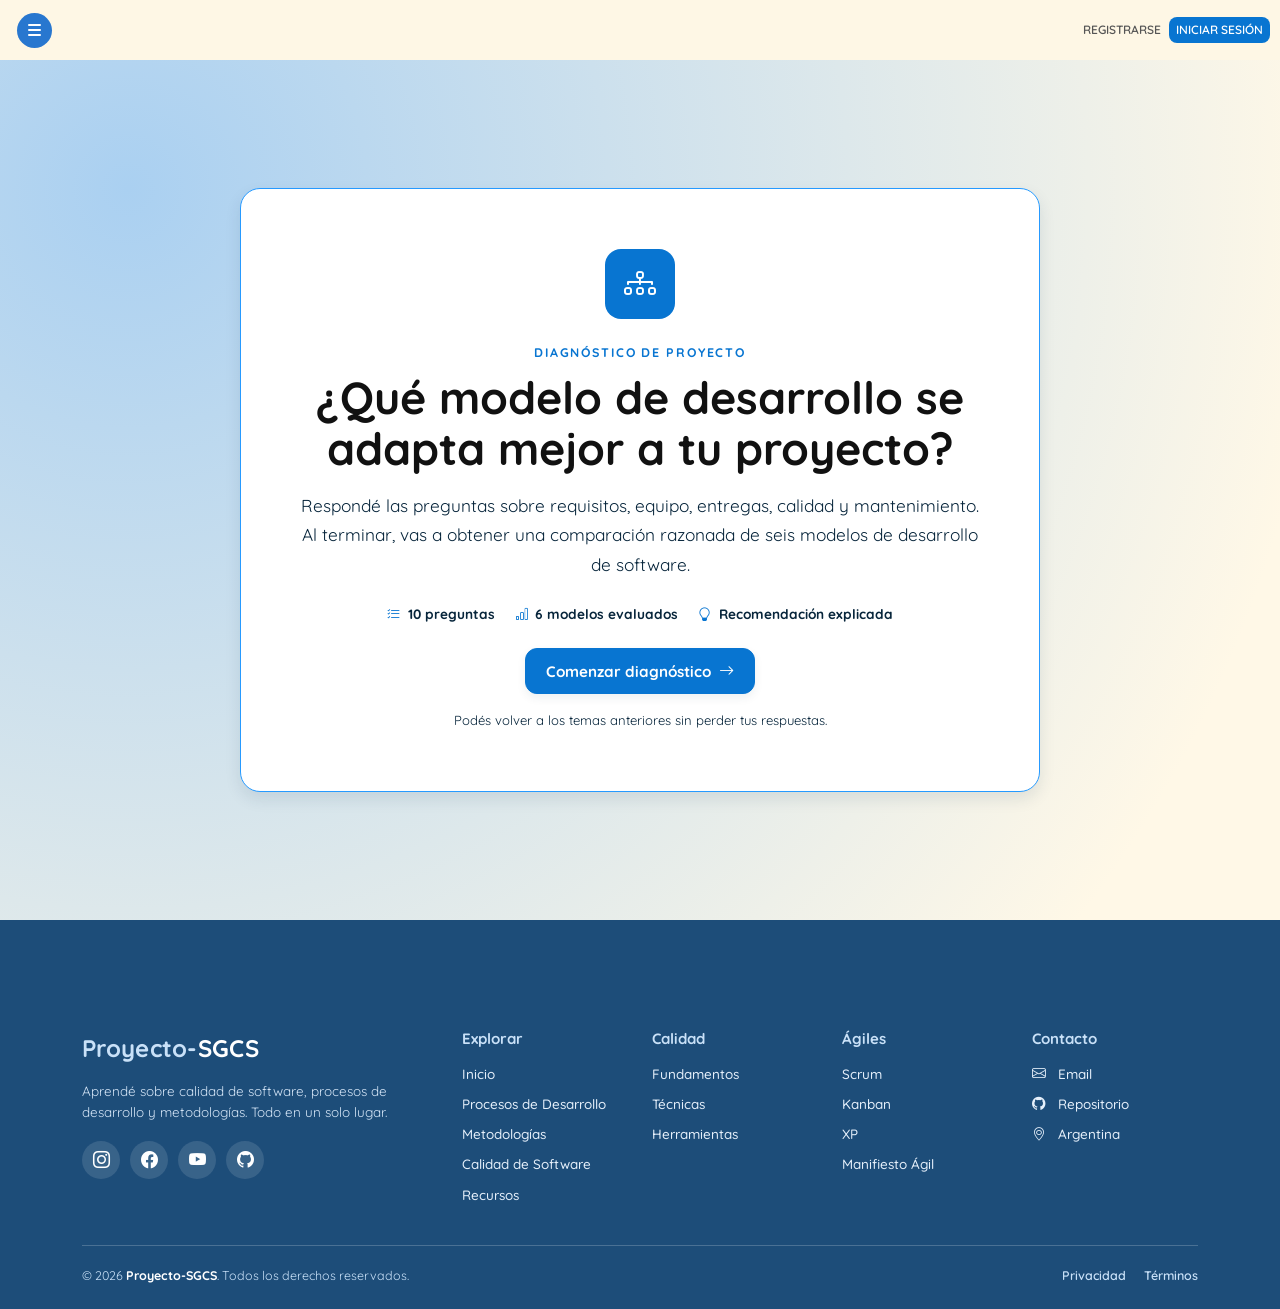
<file: Encuesta.html>
<!doctype html>
<html lang="es">
    <head>
        <!-- Codificación y configuración para que la página se vea correctamente en distintos dispositivos. -->
        <meta charset="UTF-8">
        <meta name="viewport" content="width=device-width, initial-scale=1.0">
        <!-- Descripción que pueden usar buscadores y vistas previas de la página. -->
        <meta name="description"
            content="Diagnóstico para elegir un modelo de desarrollo de software según las necesidades de cada proyecto.">
        <title>Encuesta de modelos de desarrollo - Proyecto-SGCS</title>

        <!-- Bootstrap aporta clases generales de diseño adaptable y Bootstrap Icons aporta los íconos bi. -->
        <link
            href="https://cdn.jsdelivr.net/npm/bootstrap@5.3.3/dist/css/bootstrap.min.css"
            rel="stylesheet">
        <link
            href="https://cdn.jsdelivr.net/npm/bootstrap-icons@1.11.3/font/bootstrap-icons.min.css"
            rel="stylesheet">
        <!-- Fuente usada por los estilos de la encuesta. -->
        <link
            href="https://fonts.googleapis.com/css2?family=Quicksand:wght@400;500;600;700&display=swap"
            rel="stylesheet">

        <!-- Estilos del encabezado compartido y de esta página. -->
        <link rel="stylesheet" href="css/style-header.css">
        <link rel="stylesheet" href="css/style-footer.css">    <link rel="stylesheet" href="css/style-footer.css">    <link rel="stylesheet" href="css/style-encuesta.css">

        <!-- defer hace que los scripts se ejecuten después de analizar el HTML. -->
        <script
            src="https://cdn.jsdelivr.net/npm/bootstrap@5.3.3/dist/js/bootstrap.bundle.min.js"
            defer></script>
        <script src="main.js" defer></script>
        <script src="JavaScript/Encuesta.js" defer></script>
    </head>
    <body>
        <!-- El encabezado se inserta desde el JavaScript compartido del proyecto. -->
        <header id="header-container"></header>

        <main class="encuesta-page">
            <div class="container encuesta-container py-4 py-lg-5">

                <!-- PANTALLA 1: bienvenida. -->
                <section id="welcome-view" class="encuesta-view active"
                    aria-labelledby="welcome-title">
                    <div class="encuesta-hero-card">
                        <div class="encuesta-icon" aria-hidden="true">
                            <i class="bi bi-diagram-3"></i>
                        </div>

                        <span class="encuesta-kicker">DIAGNÓSTICO DE
                            PROYECTO</span>

                        <h1 id="welcome-title" class="encuesta-title">
                            ¿Qué modelo de desarrollo se adapta mejor a tu
                            proyecto?
                        </h1>

                        <p class="encuesta-description">
                            Respondé las preguntas sobre requisitos, equipo,
                            entregas, calidad y mantenimiento. Al terminar,
                            vas a obtener una comparación razonada de
                            seis modelos de desarrollo de software.
                        </p>

                        <div class="encuesta-features">
                            <span><i class="bi bi-list-check"></i> 10
                                preguntas</span>
                            <span><i class="bi bi-bar-chart"></i> 6 modelos
                                evaluados</span>
                            <span><i class="bi bi-lightbulb"></i> Recomendación
                                explicada</span>
                        </div>

                        <button id="start-button"
                            class="btn encuesta-btn-primary" type="button">
                            Comenzar diagnóstico <i
                                class="bi bi-arrow-right"></i>
                        </button>

                        <p class="encuesta-note">
                            Podés volver a los temas anteriores sin perder tus
                            respuestas.
                        </p>
                    </div>
                </section>

                <!-- PANTALLA 2: asistente con cinco temas de dos preguntas cada uno. -->
                <section id="wizard-view" class="encuesta-view" aria-label="Diagnóstico del proyecto">
                    <div class="encuesta-card">

                        <header class="encuesta-card-header">
                            <div class="d-flex flex-wrap justify-content-between align-items-start gap-3">
                                <div>
                                    <span class="encuesta-kicker">ANÁLISIS DEL PROYECTO</span>
                                    <h2 class="encuesta-header-title">Conozcamos tus necesidades</h2>
                                </div>

                                <div class="encuesta-step-counter">
                                    <!-- JavaScript actualiza este texto al avanzar o retroceder. -->
                                    <span id="step-count" aria-live="polite">Tema 1 de 5</span>
                                    <small>Respondé las dos preguntas de cada tema</small>
                                </div>
                            </div>

                            <div id="progress-track"
                                class="progress encuesta-progress mt-3"
                                role="progressbar" aria-label="Progreso del diagnóstico"
                                aria-valuemin="0" aria-valuemax="100" aria-valuenow="0">
                                <div id="progress-fill" class="progress-bar"></div>
                            </div>
                        </header>

                        <div class="encuesta-question-wrap">

                            <!-- TEMA 1: Requisitos y planificación. -->
                            <section id="fase-1" class="preguntas-tema active" data-phase="0" aria-labelledby="fase-1-title">
                                <div class="fase-heading">
                                    <span class="question-chip">Tema 1 de 5 · Planificación</span>
                                    <h3 id="fase-1-title">Requisitos y planificación</h3>
                                    <p>Analizá cuánto se conoce de lo que hay que construir y cómo se organizará el plan de trabajo.</p>
                                </div>

                                <div class="container-preguntas container-preguntas-1">
                                    <article class="pregunta-card" data-question="requirements">
                                        <span class="pregunta-numero">Pregunta 1</span>
                                        <h4>¿Qué tan definidos están los requisitos al iniciar el proyecto?</h4>
                                        <p class="pregunta-descripcion">Considerá cuánto se conoce sobre las funcionalidades y cómo llegan.</p>
                                        <div class="pregunta-opciones" role="radiogroup" aria-label="Claridad de los requisitos">
                                            <button class="btn answer-option" type="button" data-question="requirements" data-value="cascada" role="radio" aria-checked="false">Los requisitos están completos, aprobados y firmados antes de empezar.</button>
                                            <button class="btn answer-option" type="button" data-question="requirements" data-value="scrum" role="radio" aria-checked="false">Tenemos una visión general y una lista de funcionalidades que iremos priorizando y refinando.</button>
                                            <button class="btn answer-option" type="button" data-question="requirements" data-value="incremental" role="radio" aria-checked="false">Conocemos el núcleo del sistema y el resto de los requisitos se irá sumando por etapas.</button>
                                            <button class="btn answer-option" type="button" data-question="requirements" data-value="kanban" role="radio" aria-checked="false">Los requisitos llegan como solicitudes sueltas que se incorporan según aparecen.</button>
                                            <button class="btn answer-option" type="button" data-question="requirements" data-value="vmodel" role="radio" aria-checked="false">Los requisitos están definidos y cada uno debe tener asociada una prueba de verificación.</button>
                                            <button class="btn answer-option" type="button" data-question="requirements" data-value="xp" role="radio" aria-checked="false">Los requisitos se aclaran junto al cliente mediante historias de usuario breves y conversaciones constantes.</button>
                                        </div>
                                    </article>

                                    <article class="pregunta-card" data-question="planning">
                                        <span class="pregunta-numero">Pregunta 2</span>
                                        <h4>¿Cómo se planifica el proyecto?</h4>
                                        <p class="pregunta-descripcion">Elegí la forma de planificar que mejor describe tu situación.</p>
                                        <div class="pregunta-opciones" role="radiogroup" aria-label="Planificación del proyecto">
                                            <button class="btn answer-option" type="button" data-question="planning" data-value="xp" role="radio" aria-checked="false">Planificamos en pequeñas iteraciones y reestimamos con frecuencia según lo aprendido.</button>
                                            <button class="btn answer-option" type="button" data-question="planning" data-value="vmodel" role="radio" aria-checked="false">El plan vincula cada etapa de desarrollo con su etapa de prueba correspondiente.</button>
                                            <button class="btn answer-option" type="button" data-question="planning" data-value="scrum" role="radio" aria-checked="false">Planificamos ciclos cortos de duración fija con objetivos claros para cada uno.</button>
                                            <button class="btn answer-option" type="button" data-question="planning" data-value="incremental" role="radio" aria-checked="false">El plan divide el producto en partes que se construyen y se entregan una tras otra.</button>
                                            <button class="btn answer-option" type="button" data-question="planning" data-value="cascada" role="radio" aria-checked="false">Hay un plan completo con cronograma, etapas y entregables definido desde el inicio.</button>
                                            <button class="btn answer-option" type="button" data-question="planning" data-value="kanban" role="radio" aria-checked="false">Planificamos lo mínimo y organizamos el trabajo en un tablero según las prioridades vigentes.</button>
                                        </div>
                                    </article>
                                </div>
                            </section>

                            <!-- TEMA 2: Equipo y organización del trabajo. -->
                            <section id="fase-2" class="preguntas-tema" data-phase="1" aria-labelledby="fase-2-title">
                                <div class="fase-heading">
                                    <span class="question-chip">Tema 2 de 5 · Organización</span>
                                    <h3 id="fase-2-title">Equipo y organización del trabajo</h3>
                                    <p>La composición del equipo y la forma de repartir las tareas condicionan el modelo.</p>
                                </div>
                                <div class="container-preguntas container-preguntas-2">
                                    <article class="pregunta-card" data-question="team">
                                        <span class="pregunta-numero">Pregunta 3</span>
                                        <h4>¿Cómo está conformado el equipo de desarrollo?</h4>
                                        <p class="pregunta-descripcion">Tené en cuenta el tamaño, las especialidades y la autonomía.</p>
                                        <div class="pregunta-opciones" role="radiogroup" aria-label="Conformación del equipo">
                                            <button class="btn answer-option" type="button" data-question="team" data-value="kanban" role="radio" aria-checked="false">Un equipo que atiende tareas diversas y necesita ver quién hace qué en cada momento.</button>
                                            <button class="btn answer-option" type="button" data-question="team" data-value="xp" role="radio" aria-checked="false">Un grupo reducido de programadores que trabaja en pareja y comparte la propiedad del código.</button>
                                            <button class="btn answer-option" type="button" data-question="team" data-value="scrum" role="radio" aria-checked="false">Un equipo pequeño y multidisciplinario con roles definidos y reuniones periódicas.</button>
                                            <button class="btn answer-option" type="button" data-question="team" data-value="vmodel" role="radio" aria-checked="false">Equipos de desarrollo y de pruebas coordinados, cada uno con responsabilidades formales.</button>
                                            <button class="btn answer-option" type="button" data-question="team" data-value="incremental" role="radio" aria-checked="false">Subequipos que se encargan de módulos distintos y los integran progresivamente.</button>
                                            <button class="btn answer-option" type="button" data-question="team" data-value="cascada" role="radio" aria-checked="false">Equipos especializados por etapa: análisis, diseño, programación y pruebas por separado.</button>
                                        </div>
                                    </article>

                                    <article class="pregunta-card" data-question="workflow">
                                        <span class="pregunta-numero">Pregunta 4</span>
                                        <h4>¿Cómo se reparte y se comunica el trabajo?</h4>
                                        <p class="pregunta-descripcion">Pensá en la comunicación diaria y en cómo se pasan las tareas entre personas.</p>
                                        <div class="pregunta-opciones" role="radiogroup" aria-label="Reparto y comunicación del trabajo">
                                            <button class="btn answer-option" type="button" data-question="workflow" data-value="incremental" role="radio" aria-checked="false">Asignando a cada grupo un incremento con fechas de integración acordadas.</button>
                                            <button class="btn answer-option" type="button" data-question="workflow" data-value="scrum" role="radio" aria-checked="false">Con reuniones breves diarias y revisiones al final de cada ciclo.</button>
                                            <button class="btn answer-option" type="button" data-question="workflow" data-value="cascada" role="radio" aria-checked="false">Mediante documentos que se pasan de una etapa a la siguiente con aprobaciones.</button>
                                            <button class="btn answer-option" type="button" data-question="workflow" data-value="xp" role="radio" aria-checked="false">Con comunicación directa, programación en pares y propiedad colectiva del código.</button>
                                            <button class="btn answer-option" type="button" data-question="workflow" data-value="kanban" role="radio" aria-checked="false">Con un tablero visible y límites de tareas en curso para evitar saturación.</button>
                                            <button class="btn answer-option" type="button" data-question="workflow" data-value="vmodel" role="radio" aria-checked="false">Mediante informes que enlazan las tareas de desarrollo con su verificación.</button>
                                        </div>
                                    </article>
                                </div>
                            </section>

                            <!-- TEMA 3: Entregas y adaptación a los cambios. -->
                            <section id="fase-3" class="preguntas-tema" data-phase="2" aria-labelledby="fase-3-title">
                                <div class="fase-heading">
                                    <span class="question-chip">Tema 3 de 5 · Desarrollo</span>
                                    <h3 id="fase-3-title">Entregas y adaptación a los cambios</h3>
                                    <p>Definí cómo se espera entregar el producto y cómo se tratarán los cambios durante el desarrollo.</p>
                                </div>
                                <div class="container-preguntas container-preguntas-3">
                                    <article class="pregunta-card" data-question="delivery">
                                        <span class="pregunta-numero">Pregunta 5</span>
                                        <h4>¿Cómo se espera entregar el producto?</h4>
                                        <p class="pregunta-descripcion">Pensá si el producto se entrega por partes o en una entrega principal.</p>
                                        <div class="pregunta-opciones" role="radiogroup" aria-label="Forma de entrega">
                                            <button class="btn answer-option" type="button" data-question="delivery" data-value="vmodel" role="radio" aria-checked="false">Una entrega tras superar niveles de prueba formales y validar la aceptación.</button>
                                            <button class="btn answer-option" type="button" data-question="delivery" data-value="incremental" role="radio" aria-checked="false">Versiones funcionales sucesivas, cada una con más funcionalidades que la anterior.</button>
                                            <button class="btn answer-option" type="button" data-question="delivery" data-value="kanban" role="radio" aria-checked="false">Entregas continuas a medida que cada tarea se termina.</button>
                                            <button class="btn answer-option" type="button" data-question="delivery" data-value="scrum" role="radio" aria-checked="false">Entregas al final de cada sprint con una demostración al cliente.</button>
                                            <button class="btn answer-option" type="button" data-question="delivery" data-value="xp" role="radio" aria-checked="false">Versiones pequeñas y muy frecuentes, a veces varias por semana.</button>
                                            <button class="btn answer-option" type="button" data-question="delivery" data-value="cascada" role="radio" aria-checked="false">Una única entrega completa al finalizar todas las etapas.</button>
                                        </div>
                                    </article>

                                    <article class="pregunta-card" data-question="changes">
                                        <span class="pregunta-numero">Pregunta 6</span>
                                        <h4>¿Cómo deben manejarse los cambios durante el desarrollo?</h4>
                                        <p class="pregunta-descripcion">Considerá la frecuencia de los cambios y cuánto se pueden aceptar.</p>
                                        <div class="pregunta-opciones" role="radiogroup" aria-label="Gestión de los cambios">
                                            <button class="btn answer-option" type="button" data-question="changes" data-value="xp" role="radio" aria-checked="false">Se aceptan incluso tarde, apoyándose en pruebas y refactorización para absorberlos.</button>
                                            <button class="btn answer-option" type="button" data-question="changes" data-value="cascada" role="radio" aria-checked="false">Se evitan: solo se aceptan mediante un proceso formal de control de cambios.</button>
                                            <button class="btn answer-option" type="button" data-question="changes" data-value="incremental" role="radio" aria-checked="false">Se incluyen en un próximo incremento sin alterar lo ya entregado.</button>
                                            <button class="btn answer-option" type="button" data-question="changes" data-value="scrum" role="radio" aria-checked="false">Se incorporan al backlog y se atienden en el siguiente sprint.</button>
                                            <button class="btn answer-option" type="button" data-question="changes" data-value="vmodel" role="radio" aria-checked="false">Se evalúa su impacto sobre requisitos y pruebas antes de aprobarlos.</button>
                                            <button class="btn answer-option" type="button" data-question="changes" data-value="kanban" role="radio" aria-checked="false">Se atienden en cualquier momento según su prioridad, sin esperar a un ciclo.</button>
                                        </div>
                                    </article>
                                </div>
                            </section>

                            <!-- TEMA 4: Calidad, pruebas y documentación. -->
                            <section id="fase-4" class="preguntas-tema" data-phase="3" aria-labelledby="fase-4-title">
                                <div class="fase-heading">
                                    <span class="question-chip">Tema 4 de 5 · Calidad</span>
                                    <h3 id="fase-4-title">Calidad, pruebas y documentación</h3>
                                    <p>Evaluá cómo querés asegurar la calidad y cuánta documentación necesitás.</p>
                                </div>
                                <div class="container-preguntas container-preguntas-4">
                                    <article class="pregunta-card" data-question="quality">
                                        <span class="pregunta-numero">Pregunta 7</span>
                                        <h4>¿Cómo se quiere asegurar la calidad del producto?</h4>
                                        <p class="pregunta-descripcion">Pensá en pruebas, revisiones y momentos de verificación.</p>
                                        <div class="pregunta-opciones" role="radiogroup" aria-label="Aseguramiento de la calidad">
                                            <button class="btn answer-option" type="button" data-question="quality" data-value="scrum" role="radio" aria-checked="false">Con una definición de terminado compartida y revisiones al cierre de cada ciclo.</button>
                                            <button class="btn answer-option" type="button" data-question="quality" data-value="vmodel" role="radio" aria-checked="false">Planificando desde el inicio las pruebas de unidad, integración, sistema y aceptación.</button>
                                            <button class="btn answer-option" type="button" data-question="quality" data-value="kanban" role="radio" aria-checked="false">Controlando que cada tarea cumpla criterios antes de pasar a la siguiente columna.</button>
                                            <button class="btn answer-option" type="button" data-question="quality" data-value="xp" role="radio" aria-checked="false">Con pruebas automáticas, desarrollo guiado por pruebas e integración continua.</button>
                                            <button class="btn answer-option" type="button" data-question="quality" data-value="cascada" role="radio" aria-checked="false">Con una etapa de pruebas completa al final, una vez terminada la programación.</button>
                                            <button class="btn answer-option" type="button" data-question="quality" data-value="incremental" role="radio" aria-checked="false">Probando y validando cada incremento antes de pasar al siguiente.</button>
                                        </div>
                                    </article>

                                    <article class="pregunta-card" data-question="documentation">
                                        <span class="pregunta-numero">Pregunta 8</span>
                                        <h4>¿Qué nivel de documentación se necesita?</h4>
                                        <p class="pregunta-descripcion">Incluí especificaciones, diseños, manuales, informes y evidencias.</p>
                                        <div class="pregunta-opciones" role="radiogroup" aria-label="Nivel de documentación">
                                            <button class="btn answer-option" type="button" data-question="documentation" data-value="xp" role="radio" aria-checked="false">Reducida: el código y las pruebas actúan como principal documentación.</button>
                                            <button class="btn answer-option" type="button" data-question="documentation" data-value="incremental" role="radio" aria-checked="false">Moderada, actualizada con cada incremento entregado.</button>
                                            <button class="btn answer-option" type="button" data-question="documentation" data-value="vmodel" role="radio" aria-checked="false">Detallada y trazable, con planes de prueba y evidencias de verificación.</button>
                                            <button class="btn answer-option" type="button" data-question="documentation" data-value="scrum" role="radio" aria-checked="false">La justa: lo necesario para el backlog, los criterios de aceptación y los acuerdos del equipo.</button>
                                            <button class="btn answer-option" type="button" data-question="documentation" data-value="cascada" role="radio" aria-checked="false">Exhaustiva: especificaciones, diseños y manuales completos en cada etapa.</button>
                                            <button class="btn answer-option" type="button" data-question="documentation" data-value="kanban" role="radio" aria-checked="false">Mínima y visible: políticas del tablero y reglas de cada columna.</button>
                                        </div>
                                    </article>
                                </div>
                            </section>

                            <!-- TEMA 5: Mantenimiento y objetivos del proyecto. -->
                            <section id="fase-5" class="preguntas-tema" data-phase="4" aria-labelledby="fase-5-title">
                                <div class="fase-heading">
                                    <span class="question-chip">Tema 5 de 5 · Continuidad</span>
                                    <h3 id="fase-5-title">Mantenimiento y objetivos del proyecto</h3>
                                    <p>El último tema considera qué pasará después de la primera entrega y qué significa tener éxito.</p>
                                </div>
                                <div class="container-preguntas container-preguntas-5">
                                    <article class="pregunta-card" data-question="maintenance">
                                        <span class="pregunta-numero">Pregunta 9</span>
                                        <h4>¿Cómo se prevé el mantenimiento posterior a la primera versión?</h4>
                                        <p class="pregunta-descripcion">Pensá en soporte, correcciones y evolución del producto.</p>
                                        <div class="pregunta-opciones" role="radiogroup" aria-label="Mantenimiento">
                                            <button class="btn answer-option" type="button" data-question="maintenance" data-value="kanban" role="radio" aria-checked="false">Llegarán incidencias constantes que hay que gestionar según su urgencia.</button>
                                            <button class="btn answer-option" type="button" data-question="maintenance" data-value="cascada" role="radio" aria-checked="false">Será poco frecuente y bien delimitado, con cambios aprobados formalmente.</button>
                                            <button class="btn answer-option" type="button" data-question="maintenance" data-value="scrum" role="radio" aria-checked="false">Seguiremos con ciclos de mejora, priorizando nuevas funcionalidades y correcciones.</button>
                                            <button class="btn answer-option" type="button" data-question="maintenance" data-value="vmodel" role="radio" aria-checked="false">Cada corrección deberá revalidarse con pruebas asociadas a los requisitos.</button>
                                            <button class="btn answer-option" type="button" data-question="maintenance" data-value="xp" role="radio" aria-checked="false">Mejoraremos el código de forma continua apoyándonos en las pruebas existentes.</button>
                                            <button class="btn answer-option" type="button" data-question="maintenance" data-value="incremental" role="radio" aria-checked="false">Se añadirán nuevas versiones con funcionalidades extra sobre la base existente.</button>
                                        </div>
                                    </article>

                                    <article class="pregunta-card" data-question="goals">
                                        <span class="pregunta-numero">Pregunta 10</span>
                                        <h4>¿Cuál es el objetivo más importante del proyecto?</h4>
                                        <p class="pregunta-descripcion">Elegí el resultado que considerás más importante para evaluar el éxito.</p>
                                        <div class="pregunta-opciones" role="radiogroup" aria-label="Objetivo principal">
                                            <button class="btn answer-option" type="button" data-question="goals" data-value="vmodel" role="radio" aria-checked="false">Garantizar que el producto cumpla y demuestre cada requisito.</button>
                                            <button class="btn answer-option" type="button" data-question="goals" data-value="xp" role="radio" aria-checked="false">Lograr un código de alta calidad técnica, con pocos defectos.</button>
                                            <button class="btn answer-option" type="button" data-question="goals" data-value="incremental" role="radio" aria-checked="false">Disponer pronto de una versión útil y ampliarla gradualmente.</button>
                                            <button class="btn answer-option" type="button" data-question="goals" data-value="cascada" role="radio" aria-checked="false">Cumplir con el alcance, el presupuesto y el calendario acordados.</button>
                                            <button class="btn answer-option" type="button" data-question="goals" data-value="scrum" role="radio" aria-checked="false">Entregar valor al usuario rápidamente y adaptarnos a su opinión.</button>
                                            <button class="btn answer-option" type="button" data-question="goals" data-value="kanban" role="radio" aria-checked="false">Mantener un flujo de trabajo estable y reducir los tiempos de espera.</button>
                                        </div>
                                    </article>
                                </div>
                            </section>

                            <!-- Mensaje de validación si se intenta avanzar con preguntas sin responder. -->
                            <p id="validation-message" class="encuesta-validation mb-0" role="alert" aria-live="assertive"></p>
                        </div>

                        <nav class="encuesta-navigation" aria-label="Navegación de la encuesta">
                            <button id="previous-button" class="btn encuesta-btn-secondary d-none" type="button">
                                <i class="bi bi-arrow-left"></i> Tema anterior
                            </button>
                            <button id="next-button" class="btn encuesta-btn-primary" type="button">
                                Siguiente tema <i class="bi bi-arrow-right"></i>
                            </button>
                        </nav>
                    </div>
                </section>

                <!-- PANTALLA 3: resultados (sin cambios de estructura). -->
                <section id="result-view" class="encuesta-view" aria-labelledby="result-title">
                    <article class="encuesta-result-card">
                        <span class="encuesta-kicker">ANÁLISIS COMPLETADO</span>
                        <h1 id="result-title" class="encuesta-title">
                            El modelo que mejor encaja con tu proyecto
                        </h1>

                        <div class="recommendation-block">
                            <span class="recommendation-label">
                                <i class="bi bi-stars"></i> MEJOR AJUSTE ESTIMADO
                            </span>
                            <h2 id="result-method" class="result-method"></h2>
                            <p id="result-score" class="result-score"></p>
                            <p id="result-explanation" class="result-explanation mb-0"></p>
                            <p id="result-runner-up" class="result-runner-up mb-0 mt-3"></p>
                        </div>

                        <section class="mt-4" aria-labelledby="score-title">
                            <h2 id="score-title" class="result-section-title">Comparación de los seis modelos</h2>
                            <p class="result-section-description">
                                El índice de afinidad indica cuánto coincide cada modelo con las
                                condiciones que seleccionaste. Los porcentajes no tienen que sumar 100 %.
                            </p>
                            <div id="score-board" class="score-board">
                                <div id="score-row-scrum" class="score-row">
                                    <span class="score-label">Scrum</span>
                                    <div id="score-track-scrum" class="progress score-track" role="progressbar" aria-label="Afinidad con Scrum" aria-valuemin="0" aria-valuemax="100" aria-valuenow="0">
                                        <div id="score-bar-scrum" class="progress-bar score-fill" style="width: 0%"></div>
                                    </div>
                                    <span id="score-value-scrum" class="score-value">0%</span>
                                </div>
                                <div id="score-row-kanban" class="score-row">
                                    <span class="score-label">Kanban</span>
                                    <div id="score-track-kanban" class="progress score-track" role="progressbar" aria-label="Afinidad con Kanban" aria-valuemin="0" aria-valuemax="100" aria-valuenow="0">
                                        <div id="score-bar-kanban" class="progress-bar score-fill" style="width: 0%"></div>
                                    </div>
                                    <span id="score-value-kanban" class="score-value">0%</span>
                                </div>
                                <div id="score-row-cascada" class="score-row">
                                    <span class="score-label">Cascada</span>
                                    <div id="score-track-cascada" class="progress score-track" role="progressbar" aria-label="Afinidad con Cascada" aria-valuemin="0" aria-valuemax="100" aria-valuenow="0">
                                        <div id="score-bar-cascada" class="progress-bar score-fill" style="width: 0%"></div>
                                    </div>
                                    <span id="score-value-cascada" class="score-value">0%</span>
                                </div>
                                <div id="score-row-xp" class="score-row">
                                    <span class="score-label">XP</span>
                                    <div id="score-track-xp" class="progress score-track" role="progressbar" aria-label="Afinidad con XP" aria-valuemin="0" aria-valuemax="100" aria-valuenow="0">
                                        <div id="score-bar-xp" class="progress-bar score-fill" style="width: 0%"></div>
                                    </div>
                                    <span id="score-value-xp" class="score-value">0%</span>
                                </div>
                                <div id="score-row-modelo-v" class="score-row">
                                    <span class="score-label">Modelo en V</span>
                                    <div id="score-track-modelo-v" class="progress score-track" role="progressbar" aria-label="Afinidad con Modelo en V" aria-valuemin="0" aria-valuemax="100" aria-valuenow="0">
                                        <div id="score-bar-modelo-v" class="progress-bar score-fill" style="width: 0%"></div>
                                    </div>
                                    <span id="score-value-modelo-v" class="score-value">0%</span>
                                </div>
                                <div id="score-row-incremental" class="score-row">
                                    <span class="score-label">Incremental</span>
                                    <div id="score-track-incremental" class="progress score-track" role="progressbar" aria-label="Afinidad con Incremental" aria-valuemin="0" aria-valuemax="100" aria-valuenow="0">
                                        <div id="score-bar-incremental" class="progress-bar score-fill" style="width: 0%"></div>
                                    </div>
                                    <span id="score-value-incremental" class="score-value">0%</span>
                                </div>
                            </div>
                        </section>

                        <section class="evidence-section mt-4" aria-labelledby="evidence-title">
                            <h2 id="evidence-title" class="result-section-title">¿Qué respuestas influyeron más?</h2>
                            <p class="result-section-description">
                                Se presentan las respuestas que más favorecieron al modelo recomendado
                                frente a los otros cinco.
                            </p>
                            <ul class="evidence-list">
                                <li id="evidence-1" class="evidence-item" hidden>
                                    <strong id="evidence-title-1"></strong>
                                    <span id="evidence-answer-1"></span>
                                </li>
                                <li id="evidence-2" class="evidence-item" hidden>
                                    <strong id="evidence-title-2"></strong>
                                    <span id="evidence-answer-2"></span>
                                </li>
                                <li id="evidence-3" class="evidence-item" hidden>
                                    <strong id="evidence-title-3"></strong>
                                    <span id="evidence-answer-3"></span>
                                </li>
                            </ul>
                        </section>

                        <div class="row row-cols-1 row-cols-md-3 g-3 mt-3">
                            <div class="col">
                                <section class="insight-box">
                                    <h2><i class="bi bi-check2-circle"></i> Fortalezas</h2>
                                    <p id="result-strengths"></p>
                                </section>
                            </div>
                            <div class="col">
                                <section class="insight-box">
                                    <h2><i class="bi bi-shield-exclamation"></i> Riesgos a vigilar</h2>
                                    <p id="result-risks"></p>
                                </section>
                            </div>
                            <div class="col">
                                <section class="insight-box">
                                    <h2><i class="bi bi-list-check"></i> Próximos pasos</h2>
                                    <p id="result-recommendations"></p>
                                </section>
                            </div>
                        </div>

                        <section class="mt-4" aria-labelledby="summary-title">
                            <h2 id="summary-title" class="result-section-title">Resumen de tus respuestas</h2>
                            <p id="answer-summary-text" class="summary-box mb-0"></p>
                        </section>

                        <div class="text-center mt-4">
                            <button id="restart-button" class="btn encuesta-btn-primary" type="button">
                                <i class="bi bi-arrow-counterclockwise"></i> Realizar otro diagnóstico
                            </button>
                        </div>
                    </article>
                </section>
            </div>
        </main>
<footer id="footer"></footer>
</body>
</html>
</file>
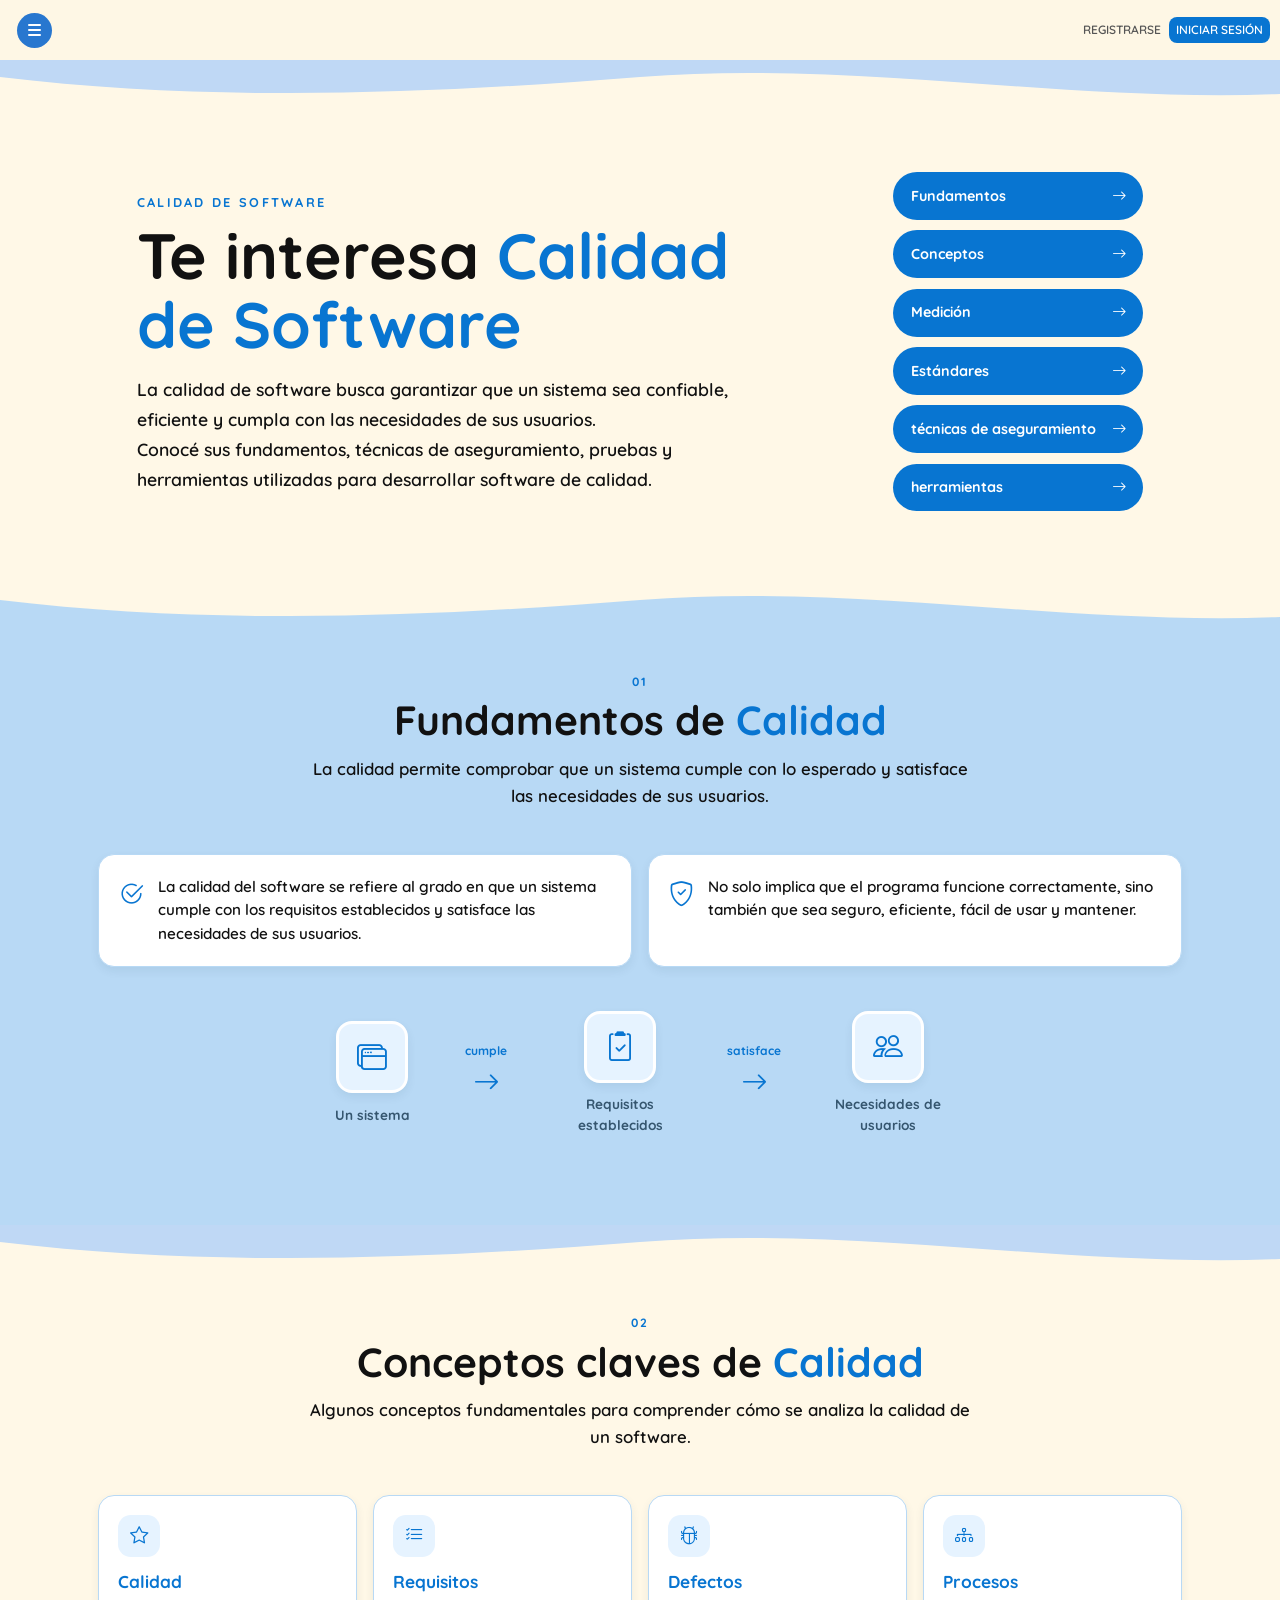
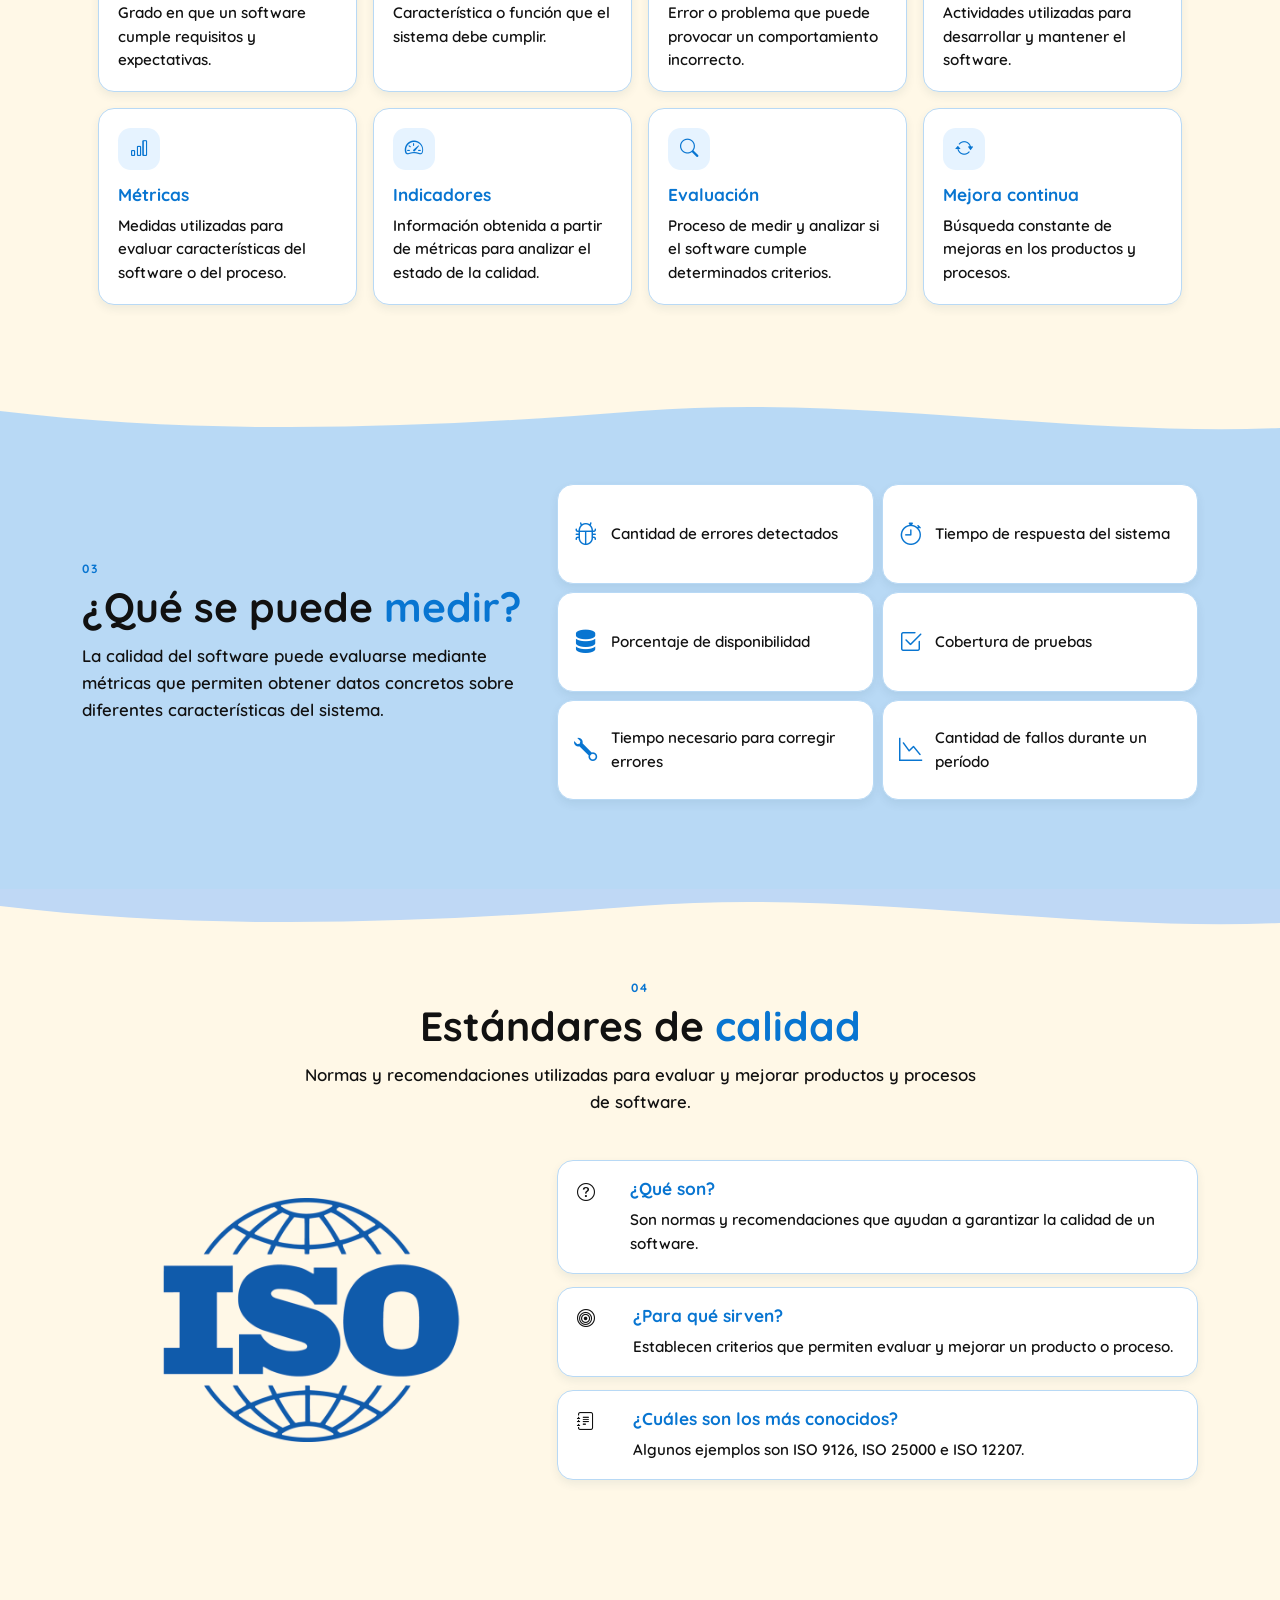
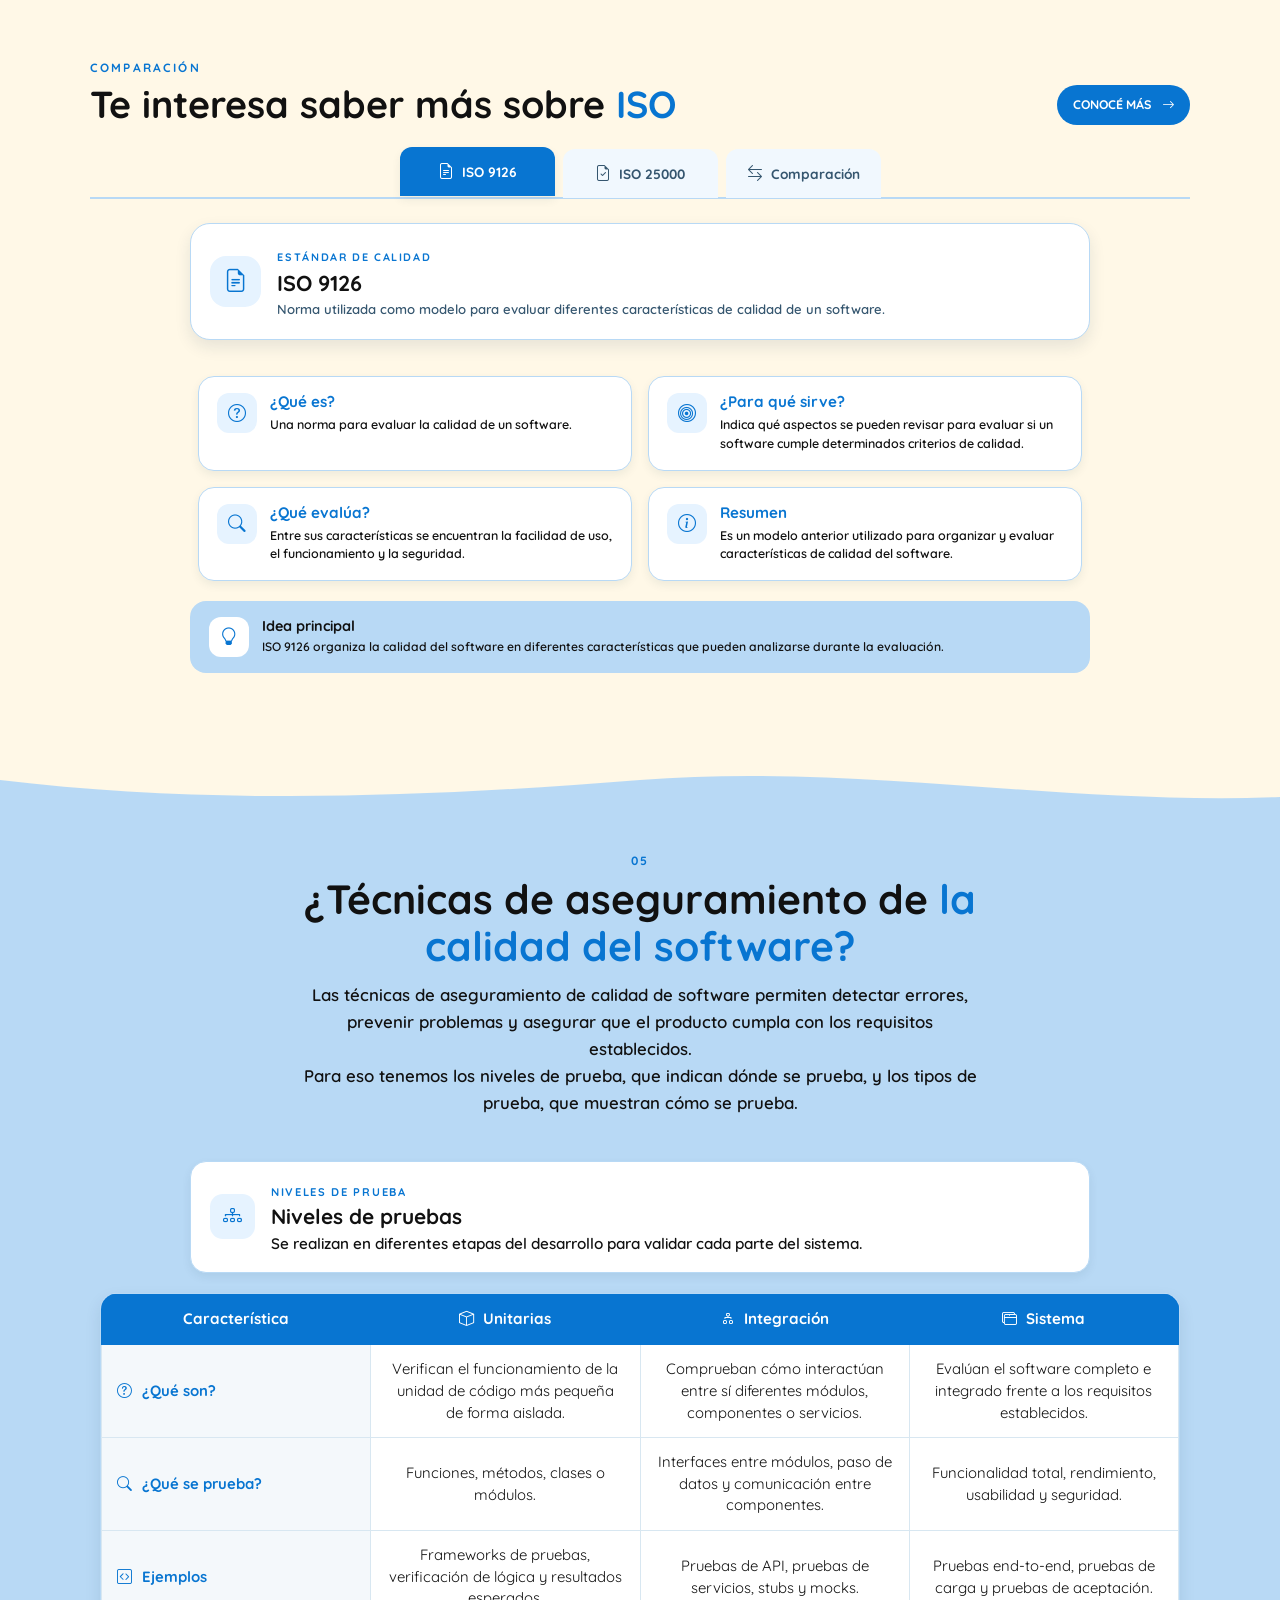
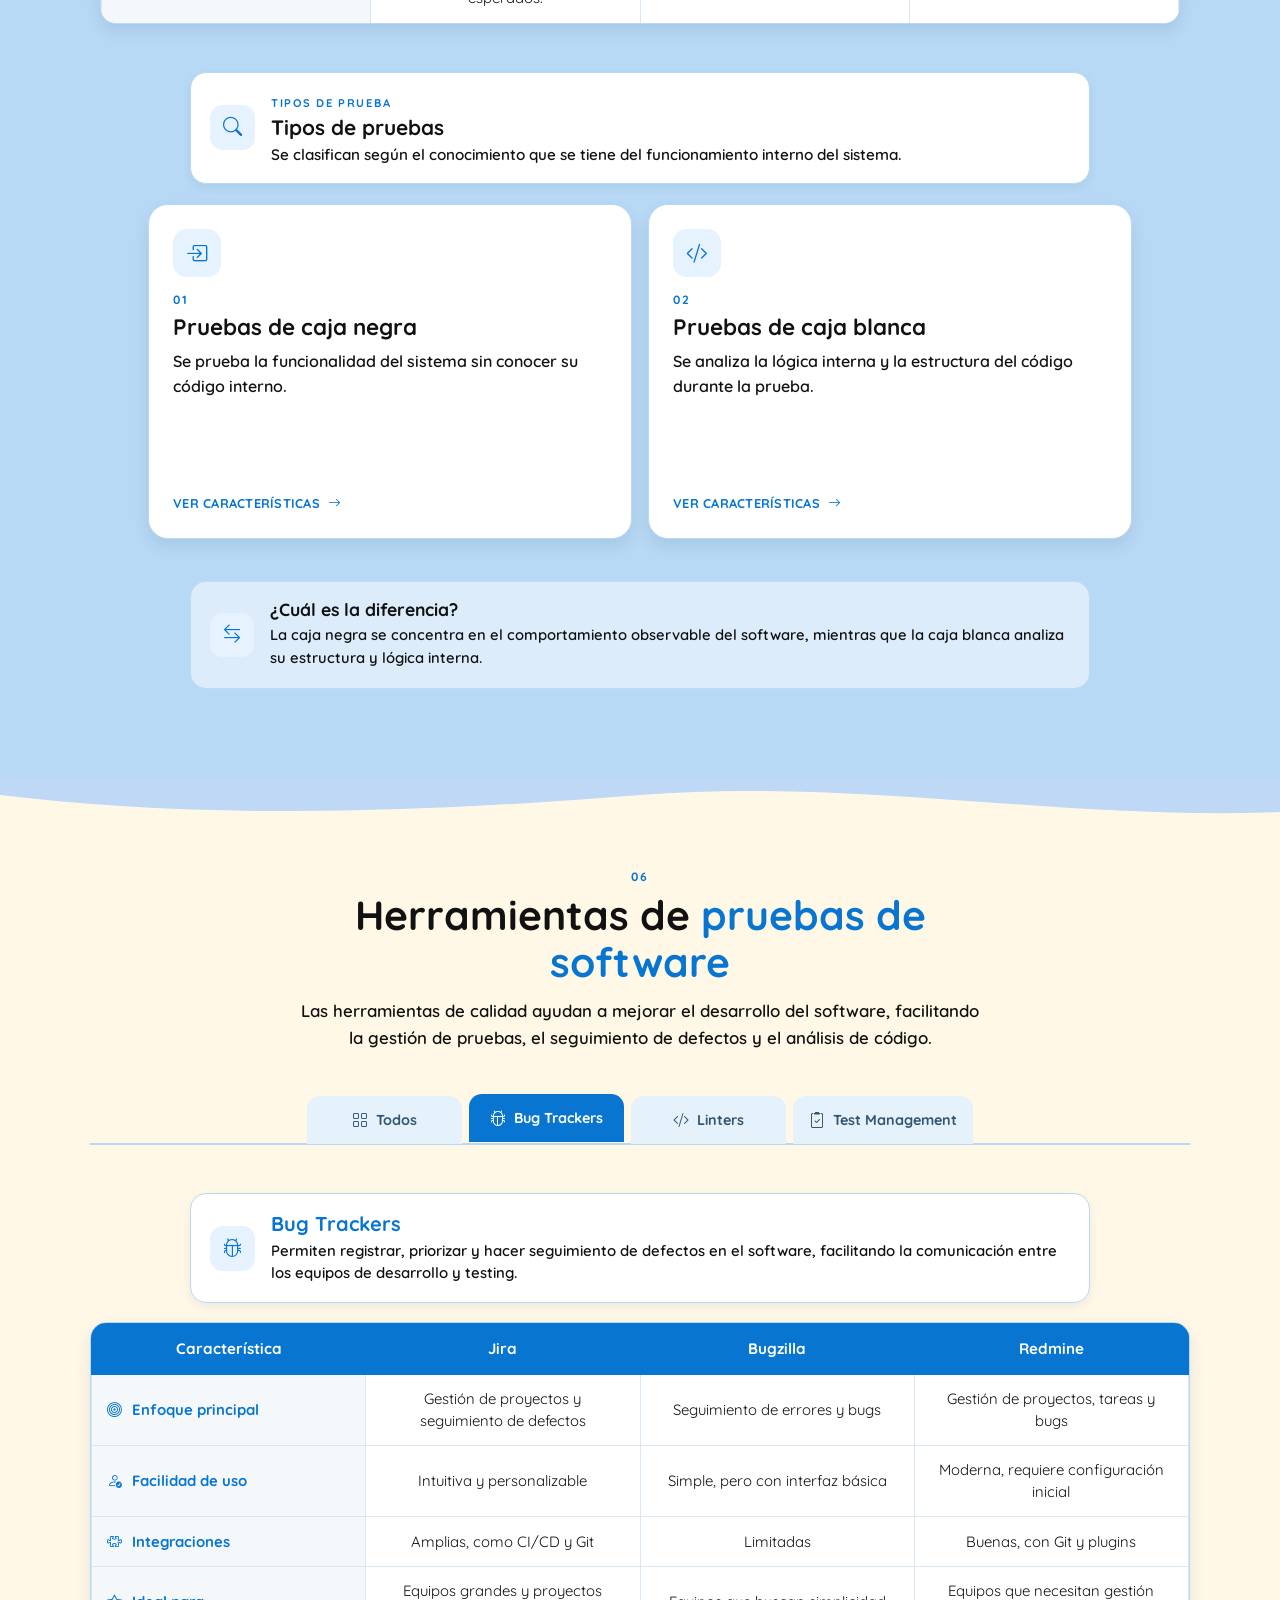
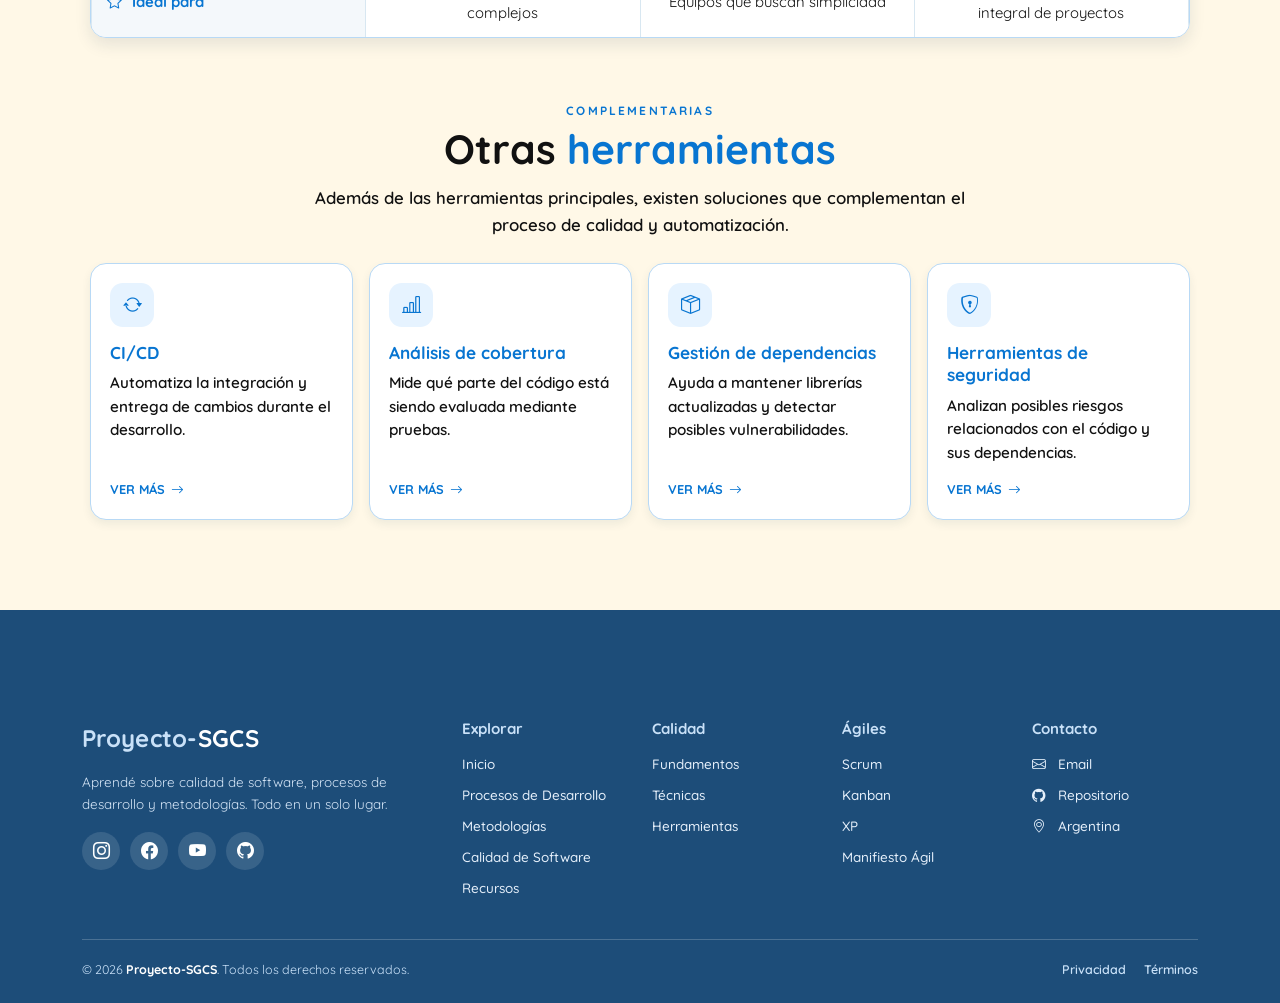
<file: fundamentos.html>
<!DOCTYPE html>
<html lang="es">
    <head>
        <meta charset="UTF-8">
        <meta name="viewport" content="width=device-width, initial-scale=1.0">
        <meta name="description"
            content="Fundamentos, medición, estándares, técnicas y herramientas de calidad de software.">
        <!-- Bootstrap proporciona estilos base, componentes y sistema de grilla responsive. -->
        <link rel="stylesheet"
            href="https://cdn.jsdelivr.net/npm/bootstrap@5.3.3/dist/css/bootstrap.min.css">
        <!-- Bootstrap Icons contiene los iconos utilizados en las distintas secciones. -->
        <link rel="stylesheet"
            href="https://cdn.jsdelivr.net/npm/bootstrap-icons@1.11.3/font/bootstrap-icons.min.css">
        <!-- Carga la tipografía Quicksand utilizada como fuente principal. -->
        <link rel="preconnect" href="https://fonts.googleapis.com">
        <link rel="preconnect" href="https://fonts.gstatic.com" crossorigin>
        <link
            href="https://fonts.googleapis.com/css2?family=Quicksand:wght@400;500;600;700&display=swap"
            rel="stylesheet">
        <!-- Hojas de estilo propias para el header y el contenido de calidad de software. -->
        <link rel="stylesheet" href="css/style-header.css">
        <link rel="stylesheet" href="css/style-footer.css">    <link rel="stylesheet" href="css/style-fundamentos.css">
        <!-- JavaScript encargado de controlar el giro de las tarjetas de pruebas. -->
        <script src="JavaScript/flipCard-Fundamentos.js" defer></script>
        <!-- Bootstrap JS permite utilizar tabs y otros componentes interactivos. -->
        <script
            src="https://cdn.jsdelivr.net/npm/bootstrap@5.3.3/dist/js/bootstrap.bundle.min.js"
            defer></script>
        <title>Calidad de Software - Proyecto-SGCS</title>
    </head>
    <body>
        <!-- Contenedor donde se carga el encabezado compartido del sitio. -->
        <header id="header-container"></header>
        <!-- Hero principal con introducción y accesos rápidos a las primeras secciones. -->
        <section class="hero" aria-labelledby="hero-title">
            <!-- Wave superior utilizada como separación visual entre el header y el hero. -->
            <svg class="wave" viewBox="0 0 1440 200" preserveAspectRatio="none"
                aria-hidden="true">
                <path fill="#bfd8f5"
                    d="M0,10 C 240,25 480,20 720,10 C 960,0 1200,25 1440,20 L1440,0 L0,0 Z"></path>
            </svg>
            <div class="container hero-container">
                <!-- Texto principal que presenta el tema de calidad de software. -->
                <div class="hero-text">
                    <span class="hero-subtitle">CALIDAD DE SOFTWARE</span>
                    <h1 id="hero-title" class="hero-title">
                        Te interesa <span>Calidad de Software</span>
                    </h1>
                    <p class="hero-description">
                        La calidad de software busca garantizar que un sistema
                        sea confiable, eficiente y cumpla con las necesidades de
                        sus usuarios.<br>
                        Conocé sus fundamentos, técnicas de aseguramiento,
                        pruebas y herramientas utilizadas para desarrollar
                        software de calidad.
                    </p>
                </div>
                <!-- Enlaces internos que permiten acceder rápidamente a las primeras secciones. -->
                <nav class="hero-links"
                    aria-label="Secciones de calidad de software">
                    <a href="#fundamentos" class="hero-link">Fundamentos <i
                            class="bi bi-arrow-right"
                            aria-hidden="true"></i></a>
                    <a href="#conceptos" class="hero-link">Conceptos <i
                            class="bi bi-arrow-right"
                            aria-hidden="true"></i></a>
                    <a href="#medicion" class="hero-link">Medición <i
                            class="bi bi-arrow-right"
                            aria-hidden="true"></i></a>
                    <a href="#estandares" class="hero-link">Estándares <i
                            class="bi bi-arrow-right"
                            aria-hidden="true"></i></a>
                    <a href="#tecnicas" class="hero-link">técnicas de
                        aseguramiento<i
                            class="bi bi-arrow-right"
                            aria-hidden="true"></i></a>
                    <a href="#herramientas" class="hero-link">herramientas<i
                            class="bi bi-arrow-right"
                            aria-hidden="true"></i></a>
                </nav>
            </div>
        </section>
        <main>
            <!-- Sección 01: explica qué es la calidad de software y sus fundamentos. -->
            <section id="fundamentos" class="fundamentos"
                aria-labelledby="fundamentos-title">
                <!-- Wave utilizada para separar visualmente esta sección de la anterior. -->
                <svg class="wave2" viewBox="0 0 1440 200"
                    preserveAspectRatio="none" aria-hidden="true">
                    <path fill="#fff8e7"
                        d="M0,10 C 240,25 480,20 720,10 C 960,0 1200,25 1440,20 L1440,0 L0,0 Z"></path>
                </svg>
                <div class="container">
                    <!-- Encabezado reutilizado para identificar y describir la sección. -->
                    <div class="section-heading">
                        <span class="section-number">01</span>
                        <h2 id="fundamentos-title" class="section-title">
                            Fundamentos de <span>Calidad</span>
                        </h2>
                        <p class="section-description">
                            La calidad permite comprobar que un sistema cumple
                            con lo esperado y satisface las necesidades de sus
                            usuarios.
                        </p>
                    </div>
                    <!-- Tarjetas que presentan dos ideas principales sobre la calidad. -->
                    <div
                        class="row justify-content-center g-3 fundamentos-cards">
                        <div class="col-12 col-md-6">
                            <article class="fundamentos-card">
                                <i class="bi bi-check2-circle"
                                    aria-hidden="true"></i>
                                <p>
                                    La calidad del software se refiere al grado
                                    en que un sistema cumple con los requisitos
                                    establecidos y satisface las necesidades de
                                    sus usuarios.
                                </p>
                            </article>
                        </div>
                        <div class="col-12 col-md-6">
                            <article class="fundamentos-card">
                                <i class="bi bi-shield-check"
                                    aria-hidden="true"></i>
                                <p>
                                    No solo implica que el programa funcione
                                    correctamente, sino también que sea seguro,
                                    eficiente, fácil de usar y mantener.
                                </p>
                            </article>
                        </div>
                    </div>
                    <!-- Diagrama que representa la relación entre el sistema, los requisitos y los usuarios. -->
                    <div class="fundamentos-diagram"
                        aria-label="Relación entre sistema, requisitos y necesidades de los usuarios">
                        <!-- Primer paso del diagrama. -->
                        <div class="diagram-step">
                            <div class="diagram-icon">
                                <i class="bi bi-window-stack"
                                    aria-hidden="true"></i>
                            </div>
                            <span class="diagram-label">Un sistema</span>
                        </div>
                        <!-- Flecha que indica el cumplimiento de requisitos. -->
                        <div class="diagram-arrow" aria-hidden="true">
                            <span>cumple</span>
                            <i class="bi bi-arrow-right"></i>
                        </div>
                        <!-- Segundo paso del diagrama. -->
                        <div class="diagram-step">
                            <div class="diagram-icon">
                                <i class="bi bi-clipboard2-check"
                                    aria-hidden="true"></i>
                            </div>
                            <span class="diagram-label">Requisitos
                                establecidos</span>
                        </div>
                        <!-- Flecha que relaciona los requisitos con las necesidades. -->
                        <div class="diagram-arrow" aria-hidden="true">
                            <span>satisface</span>
                            <i class="bi bi-arrow-right"></i>
                        </div>
                        <!-- Último paso del diagrama. -->
                        <div class="diagram-step">
                            <div class="diagram-icon">
                                <i class="bi bi-people" aria-hidden="true"></i>
                            </div>
                            <span class="diagram-label">Necesidades de
                                usuarios</span>
                        </div>
                    </div>
                </div>
            </section>
            <!-- Sección 02: reúne conceptos utilizados para comprender la calidad. -->
            <section id="conceptos" class="conceptos"
                aria-labelledby="conceptos-title">
                <!-- Wave que separa visualmente esta sección de la anterior. -->
                <svg class="wave2" viewBox="0 0 1440 200"
                    preserveAspectRatio="none" aria-hidden="true">
                    <path fill="#bfd8f5"
                        d="M0,10 C 240,25 480,20 720,10 C 960,0 1200,25 1440,20 L1440,0 L0,0 Z"></path>
                </svg>
                <div class="container">
                    <div class="section-heading">
                        <span class="section-number">02</span>
                        <h2 id="conceptos-title" class="section-title">
                            Conceptos claves de <span>Calidad</span>
                        </h2>
                        <p class="section-description">
                            Algunos conceptos fundamentales para comprender cómo
                            se analiza la calidad de un software.
                        </p>
                    </div>
                    <!-- Conjunto de tarjetas que explican conceptos relacionados con la calidad. -->
                    <div class="row g-3 conceptos-content">
                        <div class="col-12 col-sm-6 col-lg-3">
                            <article class="conceptos-card">
                                <div class="conceptos-icon">
                                    <i class="bi bi-star"
                                        aria-hidden="true"></i>
                                </div>
                                <h3>Calidad</h3>
                                <p>Grado en que un software cumple requisitos y
                                    expectativas.</p>
                            </article>
                        </div>
                        <div class="col-12 col-sm-6 col-lg-3">
                            <article class="conceptos-card">
                                <div class="conceptos-icon">
                                    <i class="bi bi-list-check"
                                        aria-hidden="true"></i>
                                </div>
                                <h3>Requisitos</h3>
                                <p>Característica o función que el sistema debe
                                    cumplir.</p>
                            </article>
                        </div>
                        <div class="col-12 col-sm-6 col-lg-3">
                            <article class="conceptos-card">
                                <div class="conceptos-icon">
                                    <i class="bi bi-bug" aria-hidden="true"></i>
                                </div>
                                <h3>Defectos</h3>
                                <p>Error o problema que puede provocar un
                                    comportamiento incorrecto.</p>
                            </article>
                        </div>
                        <div class="col-12 col-sm-6 col-lg-3">
                            <article class="conceptos-card">
                                <div class="conceptos-icon">
                                    <i class="bi bi-diagram-3"
                                        aria-hidden="true"></i>
                                </div>
                                <h3>Procesos</h3>
                                <p>Actividades utilizadas para desarrollar y
                                    mantener el software.</p>
                            </article>
                        </div>
                        <div class="col-12 col-sm-6 col-lg-3">
                            <article class="conceptos-card">
                                <div class="conceptos-icon">
                                    <i class="bi bi-bar-chart"
                                        aria-hidden="true"></i>
                                </div>
                                <h3>Métricas</h3>
                                <p>Medidas utilizadas para evaluar
                                    características del software o del
                                    proceso.</p>
                            </article>
                        </div>
                        <div class="col-12 col-sm-6 col-lg-3">
                            <article class="conceptos-card">
                                <div class="conceptos-icon">
                                    <i class="bi bi-speedometer2"
                                        aria-hidden="true"></i>
                                </div>
                                <h3>Indicadores</h3>
                                <p>Información obtenida a partir de métricas
                                    para analizar el estado de la calidad.</p>
                            </article>
                        </div>
                        <div class="col-12 col-sm-6 col-lg-3">
                            <article class="conceptos-card">
                                <div class="conceptos-icon">
                                    <i class="bi bi-search"
                                        aria-hidden="true"></i>
                                </div>
                                <h3>Evaluación</h3>
                                <p>Proceso de medir y analizar si el software
                                    cumple determinados criterios.</p>
                            </article>
                        </div>
                        <div class="col-12 col-sm-6 col-lg-3">
                            <article class="conceptos-card">
                                <div class="conceptos-icon">
                                    <i class="bi bi-arrow-repeat"
                                        aria-hidden="true"></i>
                                </div>
                                <h3>Mejora continua</h3>
                                <p>Búsqueda constante de mejoras en los
                                    productos y procesos.</p>
                            </article>
                        </div>
                    </div>
                </div>
            </section>
            <!-- Sección 03: explica qué aspectos del software pueden medirse. -->
            <section id="medicion" class="medicion"
                aria-labelledby="medicion-title">
                <!-- Wave de transición entre la sección de conceptos y la de medición. -->
                <svg class="wave2" viewBox="0 0 1440 200"
                    preserveAspectRatio="none" aria-hidden="true">
                    <path fill="#fff8e7"
                        d="M0,10 C 240,25 480,20 720,10 C 960,0 1200,25 1440,20 L1440,0 L0,0 Z"></path>
                </svg>
                <div class="container">
                    <div class="row align-items-center g-4">
                        <div class="col-12 col-lg-5">
                            <!-- Encabezado que explica el propósito de las métricas. -->
                            <div class="medicion-title">
                                <span class="section-number">03</span>
                                <h2 id="medicion-title" class="section-title">
                                    ¿Qué se puede <span>medir?</span>
                                </h2>
                                <p class="section-description">
                                    La calidad del software puede evaluarse
                                    mediante métricas que permiten obtener datos
                                    concretos sobre diferentes características
                                    del sistema.
                                </p>
                            </div>
                        </div>
                        <div class="col-12 col-lg-7">
                            <!-- Tarjetas que muestran ejemplos de aspectos medibles. -->
                            <div class="row g-2 medicion-cards">
                                <div class="col-12 col-sm-6">
                                    <article class="medicion-card">
                                        <i class="bi bi-bug"
                                            aria-hidden="true"></i>
                                        <p>Cantidad de errores detectados</p>
                                    </article>
                                </div>
                                <div class="col-12 col-sm-6">
                                    <article class="medicion-card">
                                        <i class="bi bi-stopwatch"
                                            aria-hidden="true"></i>
                                        <p>Tiempo de respuesta del sistema</p>
                                    </article>
                                </div>
                                <div class="col-12 col-sm-6">
                                    <article class="medicion-card">
                                        <i class="bi bi-server"
                                            aria-hidden="true"></i>
                                        <p>Porcentaje de disponibilidad</p>
                                    </article>
                                </div>
                                <div class="col-12 col-sm-6">
                                    <article class="medicion-card">
                                        <i class="bi bi-check2-square"
                                            aria-hidden="true"></i>
                                        <p>Cobertura de pruebas</p>
                                    </article>
                                </div>
                                <div class="col-12 col-sm-6">
                                    <article class="medicion-card">
                                        <i class="bi bi-wrench"
                                            aria-hidden="true"></i>
                                        <p>Tiempo necesario para corregir
                                            errores</p>
                                    </article>
                                </div>
                                <div class="col-12 col-sm-6">
                                    <article class="medicion-card">
                                        <i class="bi bi-graph-down"
                                            aria-hidden="true"></i>
                                        <p>Cantidad de fallos durante un
                                            período</p>
                                    </article>
                                </div>
                            </div>
                        </div>
                    </div>
                </div>
            </section>
            <!-- Sección 04: presenta los estándares relacionados con calidad de software. -->
            <section id="estandares" class="estandares"
                aria-labelledby="estandares-title">
                <!-- Wave que separa la sección de estándares de la sección anterior. -->
                <svg class="wave2" viewBox="0 0 1440 200"
                    preserveAspectRatio="none" aria-hidden="true">
                    <path fill="#bfd8f5"
                        d="M0,10 C 240,25 480,20 720,10 C 960,0 1200,25 1440,20 L1440,0 L0,0 Z"></path>
                </svg>
                <div class="container">
                    <div class="section-heading">
                        <span class="section-number">04</span>
                        <h2 id="estandares-title" class="section-title">
                            Estándares de <span>calidad</span>
                        </h2>
                        <p class="section-description">
                            Normas y recomendaciones utilizadas para evaluar y
                            mejorar productos y procesos de software.
                        </p>
                    </div>
                    <div class="row align-items-center g-4">
                        <div class="col-12 col-lg-5">
                            <!-- Imagen utilizada para representar los estándares ISO. -->
                            <img class="iso-img" src="imgs/ISO-Logo.png"
                                alt="Estándares ISO de calidad de software"
                                loading="lazy">
                        </div>
                        <div class="col-12 col-lg-7">
                            <!-- Tarjetas que explican qué son, para qué sirven y cuáles son algunos estándares conocidos. -->
                            <div class="estandares-cards">
                                <article class="estandares-card">
                                    <div class="estandares-icon">
                                        <i class="bi bi-question-circle"
                                            aria-hidden="true"></i>
                                    </div>
                                    <div>
                                        <h3>¿Qué son?</h3>
                                        <p>Son normas y recomendaciones que
                                            ayudan a garantizar la calidad de un
                                            software.</p>
                                    </div>
                                </article>
                                <article class="estandares-card">
                                    <div class="estandares-icon">
                                        <i class="bi bi-bullseye"
                                            aria-hidden="true"></i>
                                    </div>
                                    <div>
                                        <h3>¿Para qué sirven?</h3>
                                        <p>Establecen criterios que permiten
                                            evaluar y mejorar un producto o
                                            proceso.</p>
                                    </div>
                                </article>
                                <article class="estandares-card">
                                    <div class="estandares-icon">
                                        <i class="bi bi-journal-text"
                                            aria-hidden="true"></i>
                                    </div>
                                    <div>
                                        <h3>¿Cuáles son los más conocidos?</h3>
                                        <p>Algunos ejemplos son ISO 9126, ISO
                                            25000 e ISO 12207.</p>
                                    </div>
                                </article>
                            </div>
                        </div>
                    </div>
                </div>
            </section>
            <!-- Tabla comparativa que relaciona ISO 9126 e ISO 25000. -->
            <!-- Comparación de estándares ISO -->
            <section class="tables iso-section" aria-labelledby="iso-title">
                <div class="container">
                    <!-- Encabezado de la sección ISO -->
                    <div class="table-header">
                        <div>
                            <span class="section-number">COMPARACIÓN</span>
                            <h2 id="iso-title"
                                class="section-title table-title">Te interesa
                                saber más sobre <span>ISO</span></h2>
                        </div>
                        <a href="https://www.iso.org/es/home" class="table-btn">
                            CONOCÉ MÁS
                            <i class="bi bi-arrow-right" aria-hidden="true"></i>
                        </a>
                    </div>

                    <!-- Tabs de Bootstrap para consultar cada estándar -->
                    <div class="iso-tabs">
                        <ul class="nav nav-tabs justify-content-center"
                            id="isoTabs" role="tablist">
                            <li class="nav-item" role="presentation">
                                <button class="nav-link active" id="iso9126-tab"
                                    data-bs-toggle="tab"
                                    data-bs-target="#iso9126" type="button"
                                    role="tab" aria-controls="iso9126"
                                    aria-selected="true">
                                    <i class="bi bi-file-earmark-text"
                                        aria-hidden="true"></i>
                                    <span>ISO 9126</span>
                                </button>
                            </li>
                            <li class="nav-item" role="presentation">
                                <button class="nav-link" id="iso25000-tab"
                                    data-bs-toggle="tab"
                                    data-bs-target="#iso25000" type="button"
                                    role="tab" aria-controls="iso25000"
                                    aria-selected="false">
                                    <i class="bi bi-file-earmark-check"
                                        aria-hidden="true"></i>
                                    <span>ISO 25000</span>
                                </button>
                            </li>
                            <li class="nav-item" role="presentation">
                                <button class="nav-link"
                                    id="iso-comparacion-tab"
                                    data-bs-toggle="tab"
                                    data-bs-target="#iso-comparacion"
                                    type="button" role="tab"
                                    aria-controls="iso-comparacion"
                                    aria-selected="false">
                                    <i class="bi bi-arrow-left-right"
                                        aria-hidden="true"></i>
                                    <span>Comparación</span>
                                </button>
                            </li>
                        </ul>

                        <div class="tab-content" id="isoTabsContent">
                            <!-- Información de ISO 9126 -->
                            <div class="tab-pane fade show active" id="iso9126"
                                role="tabpanel" aria-labelledby="iso9126-tab"
                                tabindex="0">
                                <div class="iso-tab-header">
                                    <div class="iso-tab-icon">
                                        <i class="bi bi-file-earmark-text"
                                            aria-hidden="true"></i>
                                    </div>
                                    <div>
                                        <span>ESTÁNDAR DE CALIDAD</span>
                                        <h3>ISO 9126</h3>
                                        <p>Norma utilizada como modelo para
                                            evaluar diferentes características
                                            de calidad de un software.</p>
                                    </div>
                                </div>

                                <div class="row g-3 iso-info-grid">
                                    <div class="col-12 col-md-6">
                                        <article class="iso-info-card">
                                            <div class="iso-info-icon">
                                                <i class="bi bi-question-circle"
                                                    aria-hidden="true"></i>
                                            </div>
                                            <div>
                                                <h4>¿Qué es?</h4>
                                                <p>Una norma para evaluar la
                                                    calidad de un software.</p>
                                            </div>
                                        </article>
                                    </div>
                                    <div class="col-12 col-md-6">
                                        <article class="iso-info-card">
                                            <div class="iso-info-icon">
                                                <i class="bi bi-bullseye"
                                                    aria-hidden="true"></i>
                                            </div>
                                            <div>
                                                <h4>¿Para qué sirve?</h4>
                                                <p>Indica qué aspectos se pueden
                                                    revisar para evaluar si un
                                                    software cumple determinados
                                                    criterios de calidad.</p>
                                            </div>
                                        </article>
                                    </div>
                                    <div class="col-12 col-md-6">
                                        <article class="iso-info-card">
                                            <div class="iso-info-icon">
                                                <i class="bi bi-search"
                                                    aria-hidden="true"></i>
                                            </div>
                                            <div>
                                                <h4>¿Qué evalúa?</h4>
                                                <p>Entre sus características se
                                                    encuentran la facilidad de
                                                    uso, el funcionamiento y la
                                                    seguridad.</p>
                                            </div>
                                        </article>
                                    </div>
                                    <div class="col-12 col-md-6">
                                        <article
                                            class="iso-info-card iso-summary-card">
                                            <div class="iso-info-icon">
                                                <i class="bi bi-info-circle"
                                                    aria-hidden="true"></i>
                                            </div>
                                            <div>
                                                <h4>Resumen</h4>
                                                <p>Es un modelo anterior
                                                    utilizado para organizar y
                                                    evaluar características de
                                                    calidad del software.</p>
                                            </div>
                                        </article>
                                    </div>
                                </div>

                                <div class="iso-highlight">
                                    <i class="bi bi-lightbulb"
                                        aria-hidden="true"></i>
                                    <div>
                                        <h4>Idea principal</h4>
                                        <p>ISO 9126 organiza la calidad del
                                            software en diferentes
                                            características que pueden
                                            analizarse durante la
                                            evaluación.</p>
                                    </div>
                                </div>
                            </div>

                            <!-- Información de ISO 25000 -->
                            <div class="tab-pane fade" id="iso25000"
                                role="tabpanel" aria-labelledby="iso25000-tab"
                                tabindex="0">
                                <div class="iso-tab-header">
                                    <div class="iso-tab-icon">
                                        <i class="bi bi-file-earmark-check"
                                            aria-hidden="true"></i>
                                    </div>
                                    <div>
                                        <span>FAMILIA DE NORMAS</span>
                                        <h3>ISO 25000</h3>
                                        <p>Familia de normas orientada a la
                                            evaluación y mejora de la calidad
                                            del software y sus procesos
                                            relacionados.</p>
                                    </div>
                                </div>

                                <div class="row g-3 iso-info-grid">
                                    <div class="col-12 col-md-6">
                                        <article class="iso-info-card">
                                            <div class="iso-info-icon">
                                                <i class="bi bi-question-circle"
                                                    aria-hidden="true"></i>
                                            </div>
                                            <div>
                                                <h4>¿Qué es?</h4>
                                                <p>Una familia de normas para
                                                    evaluar y mejorar la calidad
                                                    del software.</p>
                                            </div>
                                        </article>
                                    </div>
                                    <div class="col-12 col-md-6">
                                        <article class="iso-info-card">
                                            <div class="iso-info-icon">
                                                <i class="bi bi-bullseye"
                                                    aria-hidden="true"></i>
                                            </div>
                                            <div>
                                                <h4>¿Para qué sirve?</h4>
                                                <p>Amplía y actualiza los
                                                    criterios utilizados para
                                                    evaluar diferentes aspectos
                                                    de la calidad.</p>
                                            </div>
                                        </article>
                                    </div>
                                    <div class="col-12 col-md-6">
                                        <article class="iso-info-card">
                                            <div class="iso-info-icon">
                                                <i class="bi bi-search"
                                                    aria-hidden="true"></i>
                                            </div>
                                            <div>
                                                <h4>¿Qué evalúa?</h4>
                                                <p>Incluye aspectos como
                                                    funcionalidad, rendimiento,
                                                    seguridad, usabilidad y
                                                    facilidad de
                                                    mantenimiento.</p>
                                            </div>
                                        </article>
                                    </div>
                                    <div class="col-12 col-md-6">
                                        <article
                                            class="iso-info-card iso-summary-card">
                                            <div class="iso-info-icon">
                                                <i class="bi bi-info-circle"
                                                    aria-hidden="true"></i>
                                            </div>
                                            <div>
                                                <h4>Resumen</h4>
                                                <p>Es una familia de normas más
                                                    amplia que permite abordar
                                                    diferentes aspectos
                                                    relacionados con la calidad
                                                    del software.</p>
                                            </div>
                                        </article>
                                    </div>
                                </div>

                                <div class="iso-highlight">
                                    <i class="bi bi-lightbulb"
                                        aria-hidden="true"></i>
                                    <div>
                                        <h4>Idea principal</h4>
                                        <p>ISO 25000 proporciona un marco más
                                            amplio para organizar y evaluar la
                                            calidad de los productos de
                                            software.</p>
                                    </div>
                                </div>
                            </div>

                            <!-- Comparación de características -->
                            <div class="tab-pane fade" id="iso-comparacion"
                                role="tabpanel"
                                aria-labelledby="iso-comparacion-tab"
                                tabindex="0">
                                <div class="iso-tab-header">
                                    <div class="iso-tab-icon">
                                        <i class="bi bi-arrow-left-right"
                                            aria-hidden="true"></i>
                                    </div>
                                    <div>
                                        <span>COMPARACIÓN</span>
                                        <h3>ISO 9126 vs ISO 25000</h3>
                                        <p>Consulta algunas diferencias entre
                                            ambos estándares y los aspectos que
                                            contempla cada uno.</p>
                                    </div>
                                </div>

                                <div class="iso-comparison-list">
                                    <article class="iso-comparison-item">
                                        <div class="iso-comparison-title">
                                            <i class="bi bi-check-circle"
                                                aria-hidden="true"></i>
                                            <h4>Evaluación de la calidad del
                                                software</h4>
                                        </div>
                                        <div class="iso-status">
                                            <span><strong>ISO 9126</strong><i
                                                    class="bi bi-check-circle-fill"></i></span>
                                            <span><strong>ISO 25000</strong><i
                                                    class="bi bi-check-circle-fill"></i></span>
                                        </div>
                                    </article>

                                    <article class="iso-comparison-item">
                                        <div class="iso-comparison-title">
                                            <i class="bi bi-list-check"
                                                aria-hidden="true"></i>
                                            <h4>Funcionalidad y cumplimiento de
                                                requisitos</h4>
                                        </div>
                                        <div class="iso-status">
                                            <span><strong>ISO 9126</strong><i
                                                    class="bi bi-check-circle-fill"></i></span>
                                            <span><strong>ISO 25000</strong><i
                                                    class="bi bi-check-circle-fill"></i></span>
                                        </div>
                                    </article>

                                    <article class="iso-comparison-item">
                                        <div class="iso-comparison-title">
                                            <i class="bi bi-arrow-up-circle"
                                                aria-hidden="true"></i>
                                            <h4>Estándar moderno y más
                                                completo</h4>
                                        </div>
                                        <div class="iso-status">
                                            <span><strong>ISO 9126</strong><i
                                                    class="bi bi-x-circle-fill"></i></span>
                                            <span><strong>ISO 25000</strong><i
                                                    class="bi bi-check-circle-fill"></i></span>
                                        </div>
                                    </article>

                                    <article class="iso-comparison-item">
                                        <div class="iso-comparison-title">
                                            <i class="bi bi-person-check"
                                                aria-hidden="true"></i>
                                            <h4>Usabilidad y facilidad de
                                                uso</h4>
                                        </div>
                                        <div class="iso-status">
                                            <span><strong>ISO 9126</strong><i
                                                    class="bi bi-check-circle-fill"></i></span>
                                            <span><strong>ISO 25000</strong><i
                                                    class="bi bi-check-circle-fill"></i></span>
                                        </div>
                                    </article>

                                    <article class="iso-comparison-item">
                                        <div class="iso-comparison-title">
                                            <i class="bi bi-speedometer2"
                                                aria-hidden="true"></i>
                                            <h4>Rendimiento y eficiencia</h4>
                                        </div>
                                        <div class="iso-status">
                                            <span><strong>ISO 9126</strong><i
                                                    class="bi bi-x-circle-fill"></i></span>
                                            <span><strong>ISO 25000</strong><i
                                                    class="bi bi-check-circle-fill"></i></span>
                                        </div>
                                    </article>

                                    <article class="iso-comparison-item">
                                        <div class="iso-comparison-title">
                                            <i class="bi bi-tools"
                                                aria-hidden="true"></i>
                                            <h4>Mantenimiento y facilidad de
                                                modificación</h4>
                                        </div>
                                        <div class="iso-status">
                                            <span><strong>ISO 9126</strong><i
                                                    class="bi bi-x-circle-fill"></i></span>
                                            <span><strong>ISO 25000</strong><i
                                                    class="bi bi-check-circle-fill"></i></span>
                                        </div>
                                    </article>

                                    <article class="iso-comparison-item">
                                        <div class="iso-comparison-title">
                                            <i class="bi bi-shield-lock"
                                                aria-hidden="true"></i>
                                            <h4>Seguridad y protección de la
                                                información</h4>
                                        </div>
                                        <div class="iso-status">
                                            <span><strong>ISO 9126</strong><i
                                                    class="bi bi-x-circle-fill"></i></span>
                                            <span><strong>ISO 25000</strong><i
                                                    class="bi bi-check-circle-fill"></i></span>
                                        </div>
                                    </article>

                                    <article class="iso-comparison-item">
                                        <div class="iso-comparison-title">
                                            <i class="bi bi-diagram-3"
                                                aria-hidden="true"></i>
                                            <h4>Compatibilidad con otros
                                                sistemas</h4>
                                        </div>
                                        <div class="iso-status">
                                            <span><strong>ISO 9126</strong><i
                                                    class="bi bi-x-circle-fill"></i></span>
                                            <span><strong>ISO 25000</strong><i
                                                    class="bi bi-check-circle-fill"></i></span>
                                        </div>
                                    </article>
                                </div>
                            </div>
                        </div>
                    </div>
                </div>
            </section>
            <!-- Sección 05: explica técnicas y niveles utilizados para realizar pruebas. -->
            <section id="tecnicas" class="seccion-tecnicas"
                aria-labelledby="tecnicas-title">
                <!-- Wave de transición visual. -->
                <svg class="wave2" viewBox="0 0 1440 200"
                    preserveAspectRatio="none" aria-hidden="true">
                    <path fill="#fff8e7"
                        d="M0,10 C 240,25 480,20 720,10 C 960,0 1200,25 1440,20 L1440,0 L0,0 Z"></path>
                </svg>
                <div class="container">
                    <div class="section-heading">
                        <span class="section-number">05</span>
                        <h2 id="tecnicas-title" class="section-title">
                            ¿Técnicas de aseguramiento de <span>la calidad del
                                software?</span>
                        </h2>
                        <p class="section-description">
                            Las técnicas de aseguramiento de calidad de software
                            permiten detectar errores, prevenir problemas y
                            asegurar que el producto cumpla con los requisitos
                            establecidos.<br>
                            Para eso tenemos los niveles de prueba, que indican
                            dónde se prueba, y los tipos de prueba, que muestran
                            cómo se prueba.
                        </p>
                    </div>
                    <!-- Encabezado que introduce los diferentes niveles de prueba. -->
                    <div class="test-section-heading">
                        <div class="test-heading-icon">
                            <i class="bi bi-diagram-3" aria-hidden="true"></i>
                        </div>
                        <div>
                            <span>NIVELES DE PRUEBA</span>
                            <h3>Niveles de pruebas</h3>
                            <p>Se realizan en diferentes etapas del desarrollo
                                para validar cada parte del sistema.</p>
                        </div>
                    </div>
                    <!-- Tabla que compara las pruebas unitarias, de integración y de sistema. -->
                    <div class="table-block test-table-block">
                        <div class="table-responsive">
                            <table class="table data-table test-table mb-0">
                                <caption class="visually-hidden">
                                    Comparación de niveles de prueba
                                </caption>
                                <thead>
                                    <tr>
                                        <th scope="col">Característica</th>
                                        <th scope="col">
                                            <i class="bi bi-box"
                                                aria-hidden="true"></i>
                                            Unitarias
                                        </th>
                                        <th scope="col">
                                            <i class="bi bi-diagram-2"
                                                aria-hidden="true"></i>
                                            Integración
                                        </th>
                                        <th scope="col">
                                            <i class="bi bi-window-stack"
                                                aria-hidden="true"></i>
                                            Sistema
                                        </th>
                                    </tr>
                                </thead>
                                <tbody>
                                    <tr>
                                        <th scope="row">
                                            <i class="bi bi-question-circle"
                                                aria-hidden="true"></i>
                                            ¿Qué son?
                                        </th>
                                        <td>Verifican el funcionamiento de la
                                            unidad de código más pequeña de
                                            forma aislada.</td>
                                        <td>Comprueban cómo interactúan entre sí
                                            diferentes módulos, componentes o
                                            servicios.</td>
                                        <td>Evalúan el software completo e
                                            integrado frente a los requisitos
                                            establecidos.</td>
                                    </tr>
                                    <tr>
                                        <th scope="row">
                                            <i class="bi bi-search"
                                                aria-hidden="true"></i>
                                            ¿Qué se prueba?
                                        </th>
                                        <td>Funciones, métodos, clases o
                                            módulos.</td>
                                        <td>Interfaces entre módulos, paso de
                                            datos y comunicación entre
                                            componentes.</td>
                                        <td>Funcionalidad total, rendimiento,
                                            usabilidad y seguridad.</td>
                                    </tr>
                                    <tr>
                                        <th scope="row">
                                            <i class="bi bi-code-square"
                                                aria-hidden="true"></i>
                                            Ejemplos
                                        </th>
                                        <td>Frameworks de pruebas, verificación
                                            de lógica y resultados
                                            esperados.</td>
                                        <td>Pruebas de API, pruebas de
                                            servicios, stubs y mocks.</td>
                                        <td>Pruebas end-to-end, pruebas de carga
                                            y pruebas de aceptación.</td>
                                    </tr>
                                </tbody>
                            </table>
                        </div>
                    </div>
                    <!-- Encabezado que introduce las dos formas principales de clasificar las pruebas. -->
                    <div class="test-section-heading types-heading">
                        <div class="test-heading-icon">
                            <i class="bi bi-search" aria-hidden="true"></i>
                        </div>
                        <div>
                            <span>TIPOS DE PRUEBA</span>
                            <h3>Tipos de pruebas</h3>
                            <p>Se clasifican según el conocimiento que se tiene
                                del funcionamiento interno del sistema.</p>
                        </div>
                    </div>
                    <!-- Tarjetas interactivas que muestran información adicional mediante JavaScript. -->
                    <div class="row justify-content-center g-3 tests-cards">
                        <div class="col-12 col-lg-6">
                            <button class="test-card" type="button"
                                aria-label="Mostrar detalles de las pruebas de caja negra">
                                <!-- Cara frontal con el resumen de la prueba. -->
                                <span class="test-card-front">
                                    <span class="test-card-icon">
                                        <i class="bi bi-box-arrow-in-right"
                                            aria-hidden="true"></i>
                                    </span>
                                    <span class="test-card-number">01</span>
                                    <span class="test-card-title">
                                        Pruebas de caja negra
                                    </span>
                                    <span class="test-card-text">
                                        Se prueba la funcionalidad del sistema
                                        sin conocer su código interno.
                                    </span>
                                    <span class="test-card-more">
                                        Ver características
                                        <i class="bi bi-arrow-right"
                                            aria-hidden="true"></i>
                                    </span>
                                </span>
                                <!-- Cara posterior con características y ejemplos. -->
                                <span class="test-card-back" aria-hidden="true">
                                    <span class="test-card-group">
                                        <span class="test-card-heading">
                                            <i class="bi bi-check2"
                                                aria-hidden="true"></i>
                                            Características
                                        </span>
                                        <ul>
                                            <li>Se basa en las entradas y
                                                salidas.</li>
                                            <li>Simula el comportamiento del
                                                usuario.</li>
                                            <li>No requiere conocer la
                                                estructura interna.</li>
                                            <li>Puede realizarse en un entorno
                                                virtual.</li>
                                        </ul>
                                    </span>
                                    <span class="test-card-group">
                                        <span class="test-card-heading">
                                            <i class="bi bi-lightbulb"
                                                aria-hidden="true"></i>
                                            Ejemplos
                                        </span>
                                        <ul>
                                            <li>Pruebas de funcionalidad.</li>
                                            <li>Pruebas de usabilidad.</li>
                                            <li>Pruebas de carga.</li>
                                            <li>Pruebas de aceptación.</li>
                                        </ul>
                                    </span>
                                    <span class="test-card-close">
                                        Volver
                                        <i class="bi bi-arrow-up"
                                            aria-hidden="true"></i>
                                    </span>
                                </span>
                            </button>
                        </div>
                        <div class="col-12 col-lg-6">
                            <button class="test-card" type="button"
                                aria-label="Mostrar detalles de las pruebas de caja blanca">
                                <!-- Cara frontal con el resumen de la prueba. -->
                                <span class="test-card-front">
                                    <span class="test-card-icon">
                                        <i class="bi bi-code-slash"
                                            aria-hidden="true"></i>
                                    </span>
                                    <span class="test-card-number">02</span>
                                    <span class="test-card-title">
                                        Pruebas de caja blanca
                                    </span>
                                    <span class="test-card-text">
                                        Se analiza la lógica interna y la
                                        estructura del código durante la prueba.
                                    </span>
                                    <span class="test-card-more">
                                        Ver características
                                        <i class="bi bi-arrow-right"
                                            aria-hidden="true"></i>
                                    </span>
                                </span>
                                <!-- Cara posterior con características y ejemplos. -->
                                <span class="test-card-back" aria-hidden="true">
                                    <span class="test-card-group">
                                        <span class="test-card-heading">
                                            <i class="bi bi-check2"
                                                aria-hidden="true"></i>
                                            Características
                                        </span>
                                        <ul>
                                            <li>Se analiza la estructura del
                                                código.</li>
                                            <li>Se verifican rutas, condiciones
                                                y ciclos.</li>
                                            <li>Requiere conocimiento del
                                                lenguaje y la
                                                implementación.</li>
                                        </ul>
                                    </span>
                                    <span class="test-card-group">
                                        <span class="test-card-heading">
                                            <i class="bi bi-lightbulb"
                                                aria-hidden="true"></i>
                                            Ejemplos
                                        </span>
                                        <ul>
                                            <li>Pruebas de cobertura de
                                                código.</li>
                                            <li>Pruebas de rutas de
                                                ejecución.</li>
                                            <li>Análisis estático de
                                                código.</li>
                                        </ul>
                                    </span>
                                    <span class="test-card-close">
                                        Volver
                                        <i class="bi bi-arrow-up"
                                            aria-hidden="true"></i>
                                    </span>
                                </span>
                            </button>
                        </div>
                    </div>
                    <!-- Resumen que diferencia las pruebas de caja negra y caja blanca. -->
                    <div>
                        <aside class="test-summary">
                            <div class="test-summary-icon">
                                <i class="bi bi-arrow-left-right"
                                    aria-hidden="true"></i>
                            </div>
                            <div>
                                <h3>¿Cuál es la diferencia?</h3>
                                <p>
                                    La caja negra se concentra en el
                                    comportamiento
                                    observable del software, mientras que la
                                    caja
                                    blanca analiza su estructura y lógica
                                    interna.
                                </p>
                            </div>
                        </aside>
                    </div>
                </div>
            </section>
            <!-- Sección 06: presenta herramientas utilizadas durante el proceso de calidad. -->
            <section id="herramientas" class="herramientas"
                aria-labelledby="herramientas-title">
                <!-- Wave utilizada para separar la sección visualmente. -->
                <svg class="wave2" viewBox="0 0 1440 200"
                    preserveAspectRatio="none" aria-hidden="true">
                    <path fill="#bfd8f5"
                        d="M0,10 C 240,25 480,20 720,10 C 960,0 1200,25 1440,20 L1440,0 L0,0 Z"></path>
                </svg>
                <div class="container">
                    <div class="section-heading">
                        <span class="section-number">06</span>
                        <h2 id="herramientas-title" class="section-title">
                            Herramientas de <span>pruebas de software</span>
                        </h2>
                        <p class="section-description">
                            Las herramientas de calidad ayudan a mejorar el
                            desarrollo del software, facilitando la gestión de
                            pruebas, el seguimiento de defectos y el análisis de
                            código.
                        </p>
                    </div>
                    <!-- Tabs de Bootstrap que permiten cambiar entre categorías de herramientas. -->
                    <div class="herramientas-tabs">
                        <ul class="nav nav-tabs justify-content-center"
                            id="herramientasTabs" role="tablist">
                            <!-- Botón para mostrar todas las categorías -->
                            <li class="nav-item" role="presentation">
                                <button
                                    class="nav-link"
                                    id="todos-tab"
                                    type="button"
                                    role="tab"
                                    aria-controls="bugs linters testing"
                                    aria-selected="false"
                                    data-show-all>
                                    <i class="bi bi-grid"
                                        aria-hidden="false"></i>
                                    <span>Todos</span>
                                </button>
                            </li>
                            <li class="nav-item" role="presentation">
                                <button
                                    class="nav-link active"
                                    id="bugs-tab"
                                    data-bs-toggle="tab"
                                    data-bs-target="#bugs"
                                    type="button"
                                    role="tab"
                                    aria-controls="bugs"
                                    aria-selected="true">
                                    <i class="bi bi-bug"
                                        aria-hidden="true"></i>
                                    <span>Bug Trackers</span>
                                </button>
                            </li>
                            <li class="nav-item" role="presentation">
                                <button
                                    class="nav-link"
                                    id="linters-tab"
                                    data-bs-toggle="tab"
                                    data-bs-target="#linters"
                                    type="button"
                                    role="tab"
                                    aria-controls="linters"
                                    aria-selected="false">
                                    <i class="bi bi-code-slash"
                                        aria-hidden="true"></i>
                                    <span>Linters</span>
                                </button>
                            </li>
                            <li class="nav-item" role="presentation">
                                <button
                                    class="nav-link"
                                    id="testing-tab"
                                    data-bs-toggle="tab"
                                    data-bs-target="#testing"
                                    type="button"
                                    role="tab"
                                    aria-controls="testing"
                                    aria-selected="false">
                                    <i class="bi bi-clipboard2-check"
                                        aria-hidden="true"></i>
                                    <span>Test Management</span>
                                </button>
                            </li>
                        </ul>
                        <div class="tab-content" id="herramientasTabsContent">
                            <!-- Panel de herramientas con tabs -->
                            <div class="tab-pane fade show active" id="bugs"
                                role="tabpanel" aria-labelledby="bugs-tab"
                                tabindex="0">
                                <div class="herramientas-tab-heading">
                                    <div class="herramientas-tab-icon">
                                        <i class="bi bi-bug"
                                            aria-hidden="true"></i>
                                    </div>
                                    <div>
                                        <h3>Bug Trackers</h3>
                                        <p>
                                            Permiten registrar, priorizar y
                                            hacer seguimiento de defectos en el
                                            software, facilitando la
                                            comunicación entre los equipos de
                                            desarrollo y testing.
                                        </p>
                                    </div>
                                </div>
                                <!-- Tabla comparativa de herramientas para gestionar errores. -->
                                <div class="herramientas-table-card">
                                    <div class="table-responsive">
                                        <table
                                            class="table data-table herramientas-table mb-0">
                                            <caption class="visually-hidden">
                                                Comparación de herramientas Bug
                                                Trackers
                                            </caption>
                                            <thead>
                                                <tr>
                                                    <th
                                                        scope="col">Característica</th>
                                                    <th scope="col">Jira</th>
                                                    <th
                                                        scope="col">Bugzilla</th>
                                                    <th scope="col">Redmine</th>
                                                </tr>
                                            </thead>
                                            <tbody>
                                                <tr>
                                                    <th scope="row">
                                                        <i
                                                            class="bi bi-bullseye"
                                                            aria-hidden="true"></i>
                                                        Enfoque principal
                                                    </th>
                                                    <td>Gestión de proyectos y
                                                        seguimiento de
                                                        defectos</td>
                                                    <td>Seguimiento de errores y
                                                        bugs</td>
                                                    <td>Gestión de proyectos,
                                                        tareas y bugs</td>
                                                </tr>
                                                <tr>
                                                    <th scope="row">
                                                        <i
                                                            class="bi bi-person-check"
                                                            aria-hidden="true"></i>
                                                        Facilidad de uso
                                                    </th>
                                                    <td>Intuitiva y
                                                        personalizable</td>
                                                    <td>Simple, pero con
                                                        interfaz básica</td>
                                                    <td>Moderna, requiere
                                                        configuración
                                                        inicial</td>
                                                </tr>
                                                <tr>
                                                    <th scope="row">
                                                        <i class="bi bi-puzzle"
                                                            aria-hidden="true"></i>
                                                        Integraciones
                                                    </th>
                                                    <td>Amplias, como CI/CD y
                                                        Git</td>
                                                    <td>Limitadas</td>
                                                    <td>Buenas, con Git y
                                                        plugins</td>
                                                </tr>
                                                <tr>
                                                    <th scope="row">
                                                        <i class="bi bi-star"
                                                            aria-hidden="true"></i>
                                                        Ideal para
                                                    </th>
                                                    <td>Equipos grandes y
                                                        proyectos complejos</td>
                                                    <td>Equipos que buscan
                                                        simplicidad</td>
                                                    <td>Equipos que necesitan
                                                        gestión integral de
                                                        proyectos</td>
                                                </tr>
                                            </tbody>
                                        </table>
                                    </div>
                                </div>
                            </div>
                            <!-- Panel de herramientas utilizadas para analizar el código fuente. -->
                            <div class="tab-pane fade" id="linters"
                                role="tabpanel" aria-labelledby="linters-tab"
                                tabindex="0">
                                <div class="herramientas-tab-heading">
                                    <div class="herramientas-tab-icon">
                                        <i class="bi bi-code-slash"
                                            aria-hidden="true"></i>
                                    </div>
                                    <div>
                                        <h3>Linters</h3>
                                        <p>
                                            Analizan el código fuente en busca
                                            de errores de estilo, malas
                                            prácticas y posibles problemas,
                                            ayudando a mantener un código más
                                            limpio y consistente.
                                        </p>
                                    </div>
                                </div>
                                <!-- Tabla comparativa de diferentes herramientas de análisis de código. -->
                                <div class="herramientas-table-card">
                                    <div class="table-responsive">
                                        <table
                                            class="table data-table herramientas-table mb-0">
                                            <caption class="visually-hidden">
                                                Comparación de herramientas
                                                Linters
                                            </caption>
                                            <thead>
                                                <tr>
                                                    <th
                                                        scope="col">Característica</th>
                                                    <th scope="col">ESLint</th>
                                                    <th scope="col">Pylint</th>
                                                    <th
                                                        scope="col">SonarQube</th>
                                                </tr>
                                            </thead>
                                            <tbody>
                                                <tr>
                                                    <th scope="row">
                                                        <i
                                                            class="bi bi-bullseye"
                                                            aria-hidden="true"></i>
                                                        Enfoque principal
                                                    </th>
                                                    <td>JavaScript y
                                                        TypeScript</td>
                                                    <td>Python</td>
                                                    <td>Multilenguaje</td>
                                                </tr>
                                                <tr>
                                                    <th scope="row">
                                                        <i class="bi bi-search"
                                                            aria-hidden="true"></i>
                                                        Tipo de análisis
                                                    </th>
                                                    <td>Estilo y errores de
                                                        código</td>
                                                    <td>Análisis de código
                                                        Python</td>
                                                    <td>Calidad general del
                                                        código, errores y
                                                        seguridad</td>
                                                </tr>
                                                <tr>
                                                    <th scope="row">
                                                        <i class="bi bi-window"
                                                            aria-hidden="true"></i>
                                                        Integración con IDE
                                                    </th>
                                                    <td>VS Code, WebStorm,
                                                        etc.</td>
                                                    <td>VS Code, PyCharm,
                                                        etc.</td>
                                                    <td>Sí, mediante
                                                        plugins</td>
                                                </tr>
                                                <tr>
                                                    <th scope="row">
                                                        <i class="bi bi-star"
                                                            aria-hidden="true"></i>
                                                        Ideal para
                                                    </th>
                                                    <td>Mantener un estilo de
                                                        código consistente en
                                                        JavaScript</td>
                                                    <td>Mejorar la calidad y
                                                        mantenibilidad del
                                                        código Python</td>
                                                    <td>Análisis profundo y
                                                        monitoreo continuo de la
                                                        calidad</td>
                                                </tr>
                                            </tbody>
                                        </table>
                                    </div>
                                </div>
                            </div>
                            <!-- Panel de herramientas utilizadas para planificar y controlar pruebas. -->
                            <div class="tab-pane fade" id="testing"
                                role="tabpanel" aria-labelledby="testing-tab"
                                tabindex="0">
                                <div class="herramientas-tab-heading">
                                    <div class="herramientas-tab-icon">
                                        <i class="bi bi-clipboard2-check"
                                            aria-hidden="true"></i>
                                    </div>
                                    <div>
                                        <h3>Test Management</h3>
                                        <p>
                                            Facilitan la planificación,
                                            ejecución y seguimiento de pruebas,
                                            permitiendo tener una visión clara
                                            del progreso y la cobertura de
                                            testing.
                                        </p>
                                    </div>
                                </div>
                                <!-- Tabla comparativa de herramientas para administrar casos y procesos de prueba. -->
                                <div class="herramientas-table-card">
                                    <div class="table-responsive">
                                        <table
                                            class="table data-table herramientas-table mb-0">
                                            <caption class="visually-hidden">
                                                Comparación de herramientas Test
                                                Management
                                            </caption>
                                            <thead>
                                                <tr>
                                                    <th
                                                        scope="col">Característica</th>
                                                    <th
                                                        scope="col">TestRail</th>
                                                    <th scope="col">Zephyr</th>
                                                    <th scope="col">qTest</th>
                                                </tr>
                                            </thead>
                                            <tbody>
                                                <tr>
                                                    <th scope="row">
                                                        <i
                                                            class="bi bi-file-earmark-check"
                                                            aria-hidden="true"></i>
                                                        Gestión de casos de
                                                        prueba
                                                    </th>
                                                    <td>Completa y flexible</td>
                                                    <td>Integrada con Jira</td>
                                                    <td>Completa y
                                                        personalizable</td>
                                                </tr>
                                                <tr>
                                                    <th scope="row">
                                                        <i
                                                            class="bi bi-bar-chart"
                                                            aria-hidden="true"></i>
                                                        Reportes y métricas
                                                    </th>
                                                    <td>Avanzados y
                                                        detallados</td>
                                                    <td>Buenas métricas
                                                        básicas</td>
                                                    <td>Avanzados y
                                                        personalizables</td>
                                                </tr>
                                                <tr>
                                                    <th scope="row">
                                                        <i class="bi bi-puzzle"
                                                            aria-hidden="true"></i>
                                                        Integraciones
                                                    </th>
                                                    <td>Jira, CI/CD, etc.</td>
                                                    <td>Jira</td>
                                                    <td>Jira, Selenium,
                                                        etc.</td>
                                                </tr>
                                                <tr>
                                                    <th scope="row">
                                                        <i class="bi bi-star"
                                                            aria-hidden="true"></i>
                                                        Ideal para
                                                    </th>
                                                    <td>Equipos que necesitan
                                                        trazabilidad y reportes
                                                        claros</td>
                                                    <td>Equipos que ya utilizan
                                                        Jira</td>
                                                    <td>Organizaciones con
                                                        procesos de QA más
                                                        complejos</td>
                                                </tr>
                                            </tbody>
                                        </table>
                                    </div>
                                </div>
                            </div>
                        </div>
                    </div>
                    <!-- Herramientas adicionales que complementan las herramientas principales. -->
                    <div class="otras-herramientas">
                        <div class="otras-heading">
                            <span class="section-number">COMPLEMENTARIAS</span>
                            <h2 class="section-title">
                                Otras <span>herramientas</span>
                            </h2>
                            <p>
                                Además de las herramientas principales, existen
                                soluciones que complementan el proceso de
                                calidad y automatización.
                            </p>
                        </div>
                        <div class="row g-3">
                            <div class="col-12 col-sm-6 col-lg-3">
                                <article class="otra-herramienta">
                                    <div class="otra-icon">
                                        <i class="bi bi-arrow-repeat"
                                            aria-hidden="true"></i>
                                    </div>
                                    <h3>CI/CD</h3>
                                    <p>
                                        Automatiza la integración y entrega de
                                        cambios durante el desarrollo.
                                    </p>
                                    <a href="#herramientas">
                                        Ver más
                                        <i class="bi bi-arrow-right"
                                            aria-hidden="true"></i>
                                    </a>
                                </article>
                            </div>
                            <div class="col-12 col-sm-6 col-lg-3">
                                <article class="otra-herramienta">
                                    <div class="otra-icon">
                                        <i class="bi bi-bar-chart-line"
                                            aria-hidden="true"></i>
                                    </div>
                                    <h3>Análisis de cobertura</h3>
                                    <p>
                                        Mide qué parte del código está siendo
                                        evaluada mediante pruebas.
                                    </p>
                                    <a href="#herramientas">
                                        Ver más
                                        <i class="bi bi-arrow-right"
                                            aria-hidden="true"></i>
                                    </a>
                                </article>
                            </div>
                            <div class="col-12 col-sm-6 col-lg-3">
                                <article class="otra-herramienta">
                                    <div class="otra-icon">
                                        <i class="bi bi-box-seam"
                                            aria-hidden="true"></i>
                                    </div>
                                    <h3>Gestión de dependencias</h3>
                                    <p>
                                        Ayuda a mantener librerías actualizadas
                                        y detectar posibles vulnerabilidades.
                                    </p>
                                    <a href="#herramientas">
                                        Ver más
                                        <i class="bi bi-arrow-right"
                                            aria-hidden="true"></i>
                                    </a>
                                </article>
                            </div>
                            <div class="col-12 col-sm-6 col-lg-3">
                                <article class="otra-herramienta">
                                    <div class="otra-icon">
                                        <i class="bi bi-shield-lock"
                                            aria-hidden="true"></i>
                                    </div>
                                    <h3>Herramientas de seguridad</h3>
                                    <p>
                                        Analizan posibles riesgos relacionados
                                        con el código y sus dependencias.
                                    </p>
                                    <a href="#herramientas">
                                        Ver más
                                        <i class="bi bi-arrow-right"
                                            aria-hidden="true"></i>
                                    </a>
                                </article>
                            </div>
                        </div>
                    </div>
                </div>
            </section>
        </main>
        <!-- JavaScript propio para cargar componentes  -->
        <script src="main.js" defer></script>
        <script src="JavaScript/tabs-fundamentos.js" defer></script>
<footer id="footer"></footer>
</body>
</html>
</file>
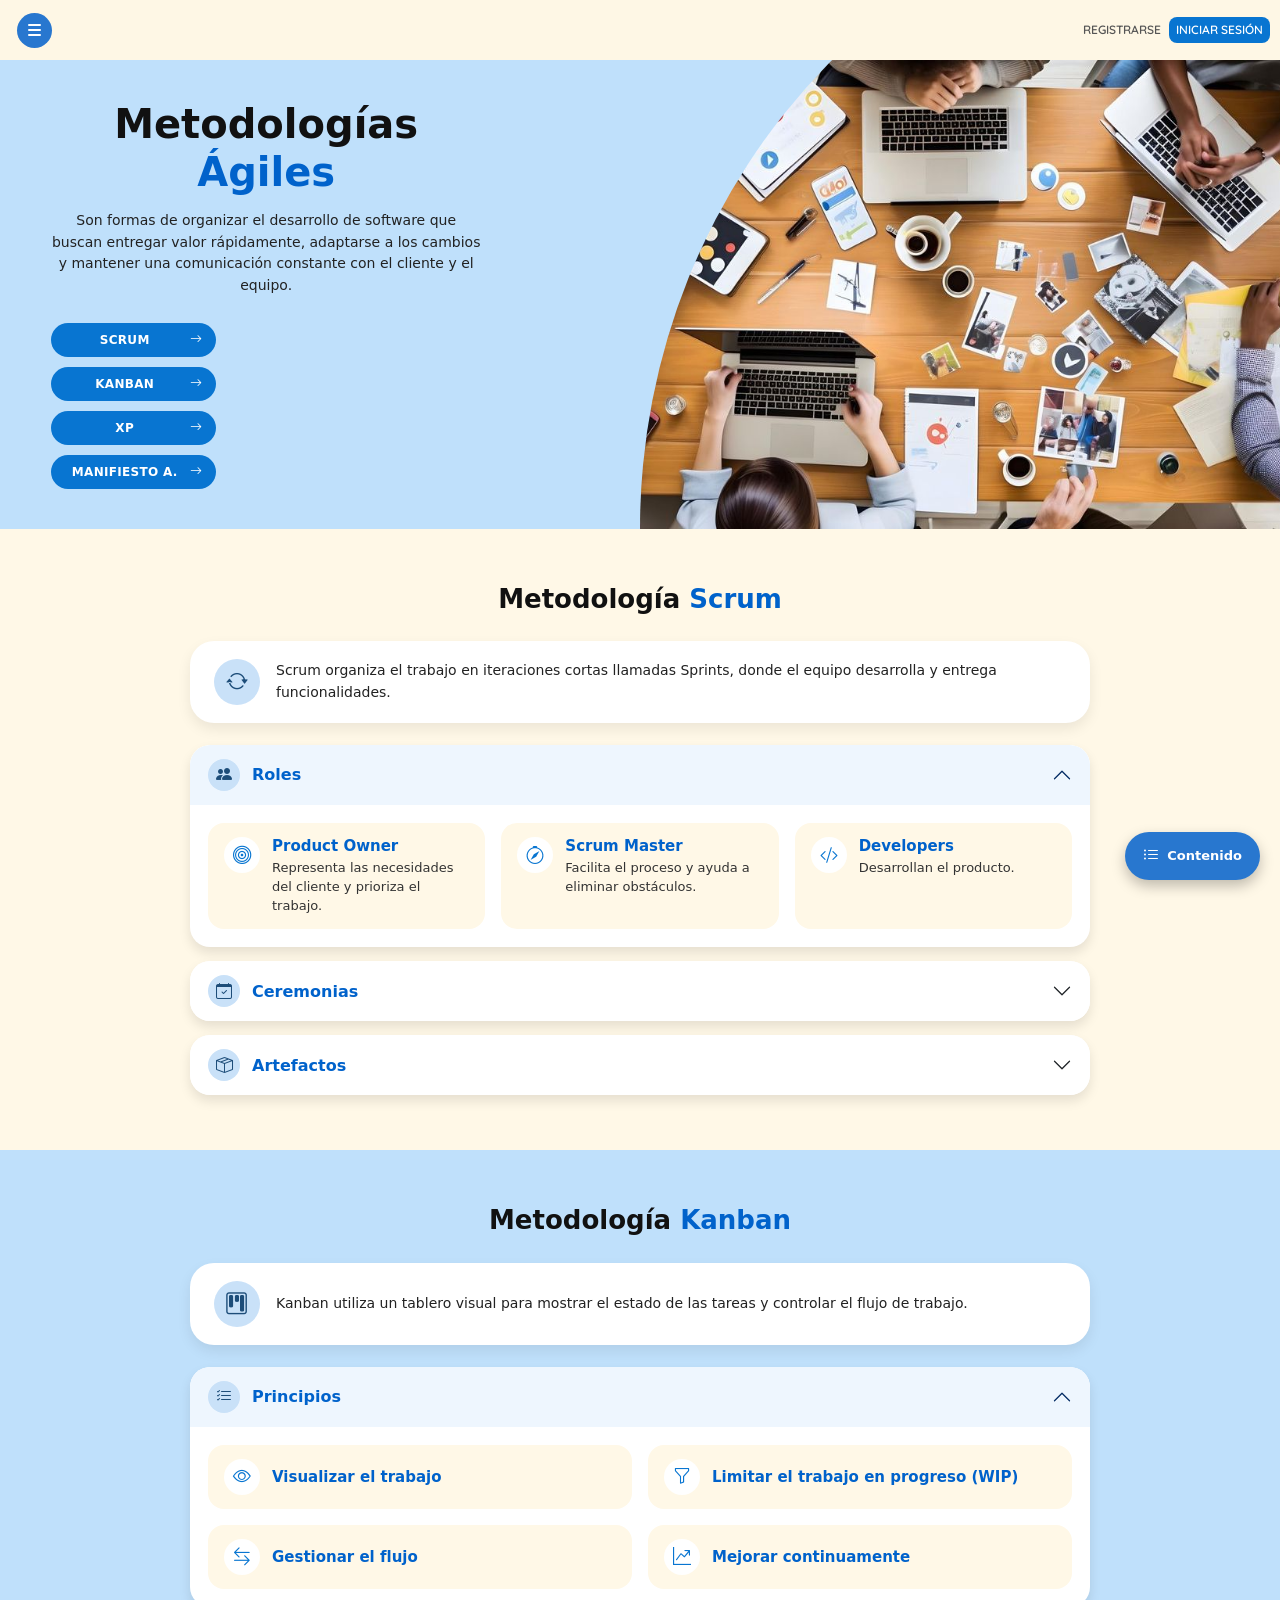
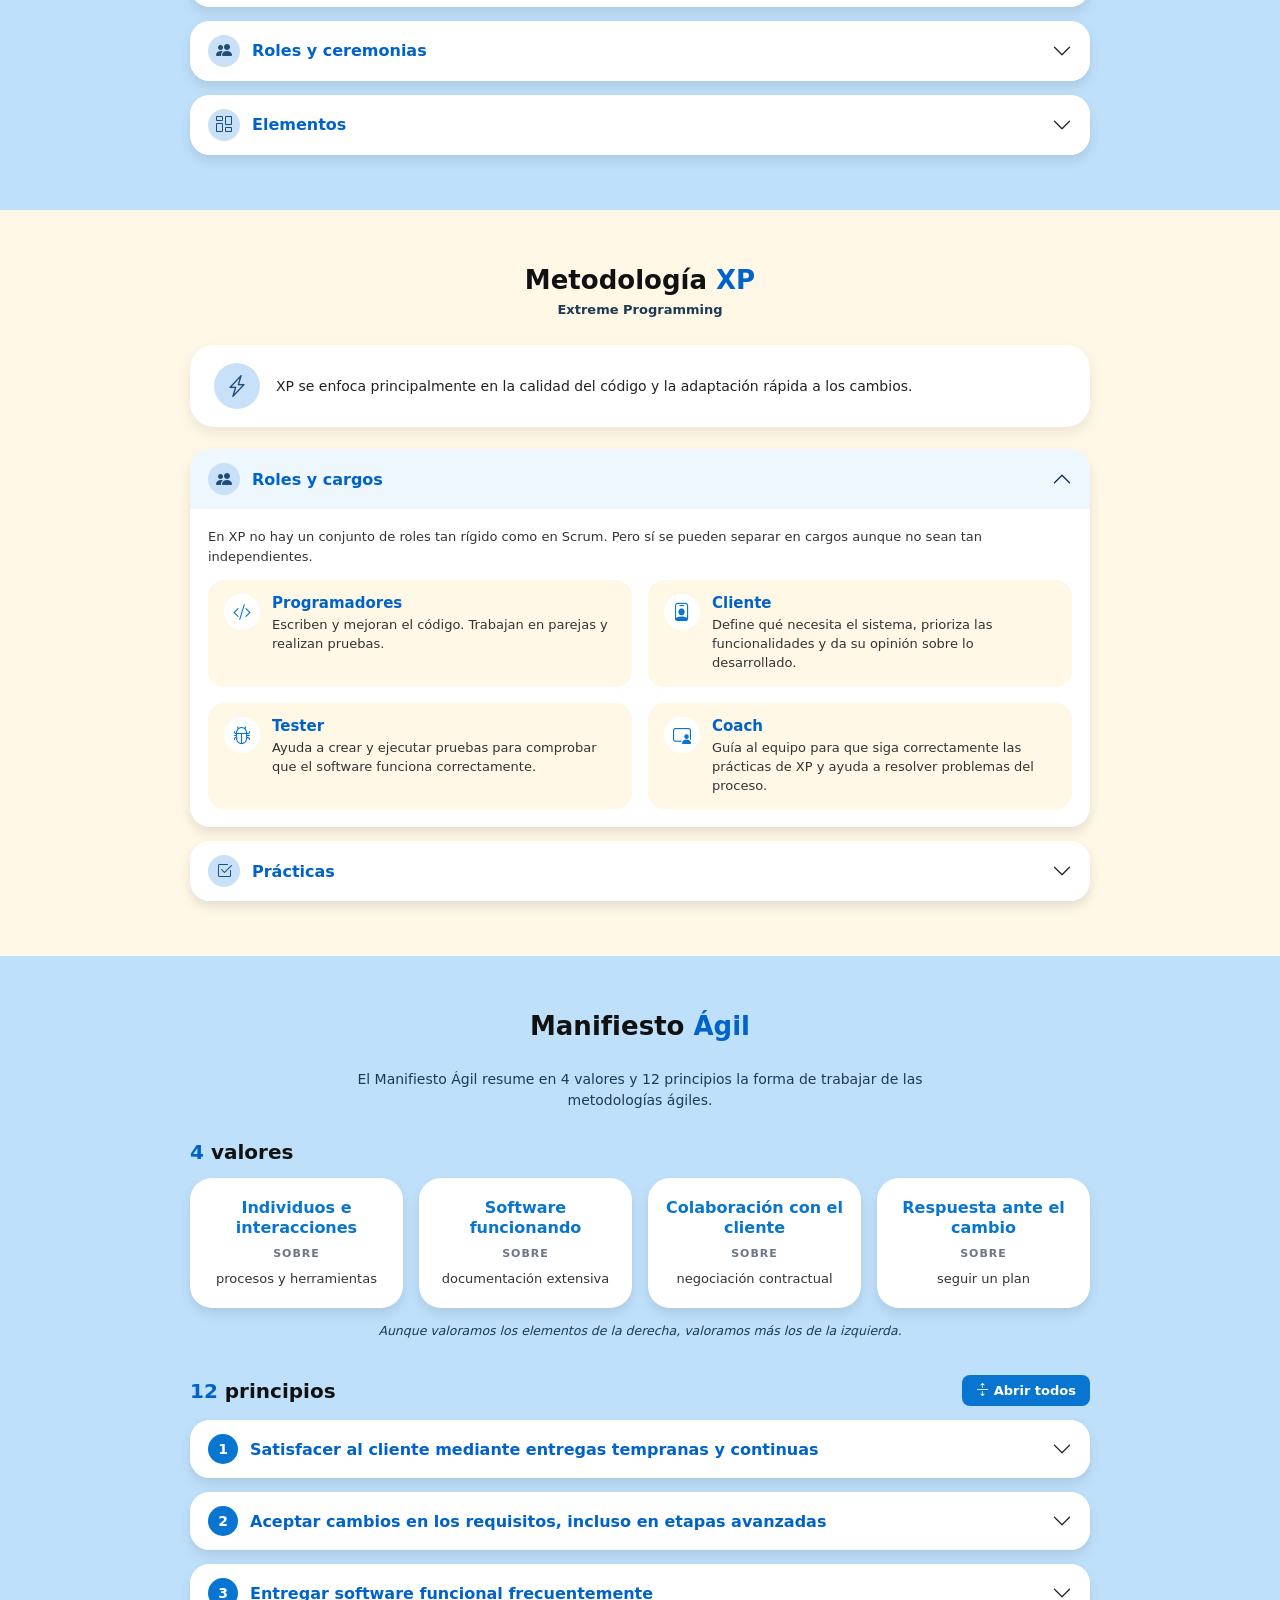
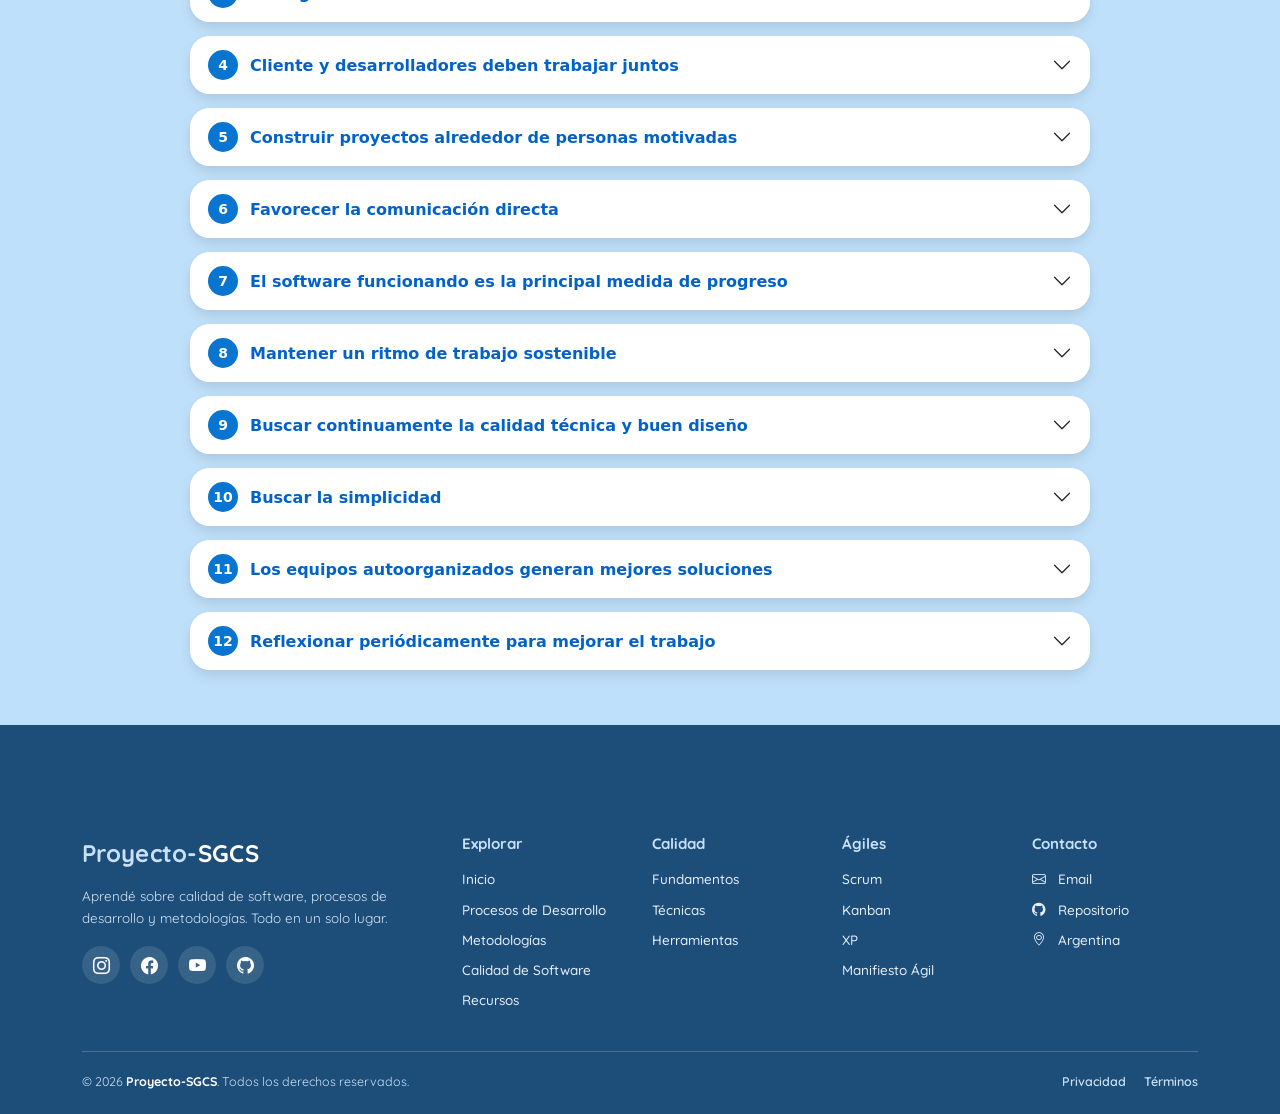
<file: metodologias.html>
<!DOCTYPE html>
<html lang="es">
<head>
    <!-- Define la codificación para que se muestren correctamente las tildes, la ñ y otros caracteres. -->
    <meta charset="UTF-8">
    <!-- Hace que la página se adapte al ancho de la pantalla del dispositivo. -->
    <meta name="viewport" content="width=device-width, initial-scale=1.0">
    <!-- Carga Bootstrap 5.3.3 para utilizar su sistema de columnas, botones, acordeones y otros componentes. -->
    <link href="https://cdn.jsdelivr.net/npm/bootstrap@5.3.3/dist/css/bootstrap.min.css" rel="stylesheet">
    <!-- Carga Bootstrap Icons, que proporciona los iconos utilizados en la página. -->
    <link rel="stylesheet" href="https://cdn.jsdelivr.net/npm/bootstrap-icons@1.11.3/font/bootstrap-icons.min.css">
    <!-- Permite establecer una conexión anticipada con Google Fonts para cargar la tipografía. -->
    <link rel="preconnect" href="https://fonts.googleapis.com">
    <link rel="preconnect" href="https://fonts.gstatic.com" crossorigin>
    <!-- Importa la fuente Quicksand en distintos grosores para utilizarla en el diseño. -->
    <link href="https://fonts.googleapis.com/css2?family=Quicksand:wght@400;500;600;700&display=swap" rel="stylesheet">
    <!-- Carga los estilos propios de la página y del encabezado compartido. -->
    <link rel="stylesheet" href="css/style-header.css">
    <!-- Carga los estilos específicos de las metodologías ágiles. -->
    <link rel="stylesheet" href="css/style-metodologias.css">
    <link rel="stylesheet" href="css/style-footer.css">
    <!-- Texto que aparece en la pestaña del navegador. -->
    <title>Metodologías Ágiles - Proyecto-SGCS</title>
</head>

<body>
    <!-- Contenedor vacío donde main.js puede insertar el encabezado compartido del sitio. -->
    <div id="header-container"></div>

    <!-- Presentación principal de la página: título, descripción, accesos rápidos e imagen. -->
    <div class="hero-agiles">
        <div class="hero-agiles-text">
            <div class="hero-agiles-copy">
                <h1 class="hero-agiles-title">Metodologías <span>Ágiles</span></h1>

                <p class="hero-agiles-description">
                    Son formas de organizar el desarrollo de software que buscan entregar valor
                    rápidamente, adaptarse a los cambios y mantener una comunicación constante
                    con el cliente y el equipo.
                </p>
            </div>

            <!-- Enlaces que llevan directamente a las secciones principales de la página. -->
            <nav class="hero-agiles-links" aria-label="Accesos rápidos">
                <a href="#scrum" class="hero-agiles-link">Scrum <i class="bi bi-arrow-right"></i></a>
                <a href="#kanban" class="hero-agiles-link">Kanban <i class="bi bi-arrow-right"></i></a>
                <a href="#xp" class="hero-agiles-link">XP <i class="bi bi-arrow-right"></i></a>
                <a href="#manifiesto" class="hero-agiles-link">Manifiesto A. <i class="bi bi-arrow-right"></i></a>
            </nav>
        </div>

        <!-- Zona visual de la presentación. La imagen se establece mediante CSS.
             aria-label describe su contenido para las tecnologías de asistencia. -->
        <div class="hero-agiles-img" role="img"
            aria-label="Equipo de trabajo reunido alrededor de una mesa con documentos y café"></div>
    </div>

    <!-- Contiene las secciones principales del contenido de la página. -->
    <main>

        <!-- Sección dedicada a Scrum. Su id permite acceder a ella desde los enlaces internos. -->
        <section class="metodologia metodologia-crema" id="scrum" data-toc-title="Scrum">
            <div class="container">
                <div class="metodologia-wrap">

                    <!-- Título de la metodología. -->
                    <div class="metodologia-title">
                        <h2>Metodología <span>Scrum</span></h2>
                    </div>

                    <!-- Introducción breve a Scrum, acompañada por un icono. -->
                    <div class="metodologia-intro">
                        <span class="metodologia-icon"><i class="bi bi-arrow-repeat"></i></span>
                        <p>Scrum organiza el trabajo en iteraciones cortas llamadas Sprints,
                            donde el equipo desarrolla y entrega funcionalidades.</p>
                    </div>

                    <!-- Acordeón de Scrum: agrupa roles, ceremonias y artefactos en paneles desplegables.
                         data-bs-parent hace que solo un panel de este acordeón permanezca abierto a la vez. -->
                    <div class="accordion agiles-accordion" id="acordeon-scrum">

                        <!-- Panel que explica los roles de Scrum. -->
                        <div class="accordion-item" id="scrum-roles" data-toc-label="Roles">
                            <h3 class="accordion-header">
                                <button class="accordion-button" type="button"
                                    data-bs-toggle="collapse"
                                    data-bs-target="#scrum-roles-body"
                                    aria-expanded="true"
                                    aria-controls="scrum-roles-body">
                                    <span class="acc-icon"><i class="bi bi-people-fill"></i></span>
                                    Roles
                                </button>
                            </h3>

                            <!-- collapse show indica que este panel comienza abierto. -->
                            <div id="scrum-roles-body" class="accordion-collapse collapse show"
                                data-bs-parent="#acordeon-scrum">
                                <div class="accordion-body">

                                    <!-- Bootstrap divide los tres roles en columnas que se adaptan al tamaño de pantalla. -->
                                    <div class="row g-3">
                                        <div class="col-12 col-md-4">
                                            <div class="agiles-card">
                                                <span class="agiles-card-icon"><i class="bi bi-bullseye"></i></span>
                                                <div>
                                                    <h4 class="agiles-card-title">Product Owner</h4>
                                                    <p>Representa las necesidades del cliente y prioriza el trabajo.</p>
                                                </div>
                                            </div>
                                        </div>

                                        <div class="col-12 col-md-4">
                                            <div class="agiles-card">
                                                <span class="agiles-card-icon"><i class="bi bi-compass"></i></span>
                                                <div>
                                                    <h4 class="agiles-card-title">Scrum Master</h4>
                                                    <p>Facilita el proceso y ayuda a eliminar obstáculos.</p>
                                                </div>
                                            </div>
                                        </div>

                                        <div class="col-12 col-md-4">
                                            <div class="agiles-card">
                                                <span class="agiles-card-icon"><i class="bi bi-code-slash"></i></span>
                                                <div>
                                                    <h4 class="agiles-card-title">Developers</h4>
                                                    <p>Desarrollan el producto.</p>
                                                </div>
                                            </div>
                                        </div>
                                    </div>
                                </div>
                            </div>
                        </div>

                        <!-- Panel con las ceremonias o eventos principales de Scrum. -->
                        <div class="accordion-item" id="scrum-ceremonias" data-toc-label="Ceremonias">
                            <h3 class="accordion-header">
                                <button class="accordion-button collapsed" type="button"
                                    data-bs-toggle="collapse"
                                    data-bs-target="#scrum-ceremonias-body"
                                    aria-expanded="false"
                                    aria-controls="scrum-ceremonias-body">
                                    <span class="acc-icon"><i class="bi bi-calendar-check"></i></span>
                                    Ceremonias
                                </button>
                            </h3>

                            <!-- Este panel empieza cerrado porque no tiene la clase show. -->
                            <div id="scrum-ceremonias-body" class="accordion-collapse collapse"
                                data-bs-parent="#acordeon-scrum">
                                <div class="accordion-body">
                                    <div class="row g-3">
                                        <div class="col-12 col-md-6">
                                            <div class="agiles-card">
                                                <span class="agiles-card-icon"><i class="bi bi-calendar-check"></i></span>
                                                <div>
                                                    <h4 class="agiles-card-title">Sprint Planning</h4>
                                                    <p>Planificación del Sprint.</p>
                                                </div>
                                            </div>
                                        </div>

                                        <div class="col-12 col-md-6">
                                            <div class="agiles-card">
                                                <span class="agiles-card-icon"><i class="bi bi-chat-dots"></i></span>
                                                <div>
                                                    <h4 class="agiles-card-title">Daily Scrum</h4>
                                                    <p>Reunión diaria breve.</p>
                                                </div>
                                            </div>
                                        </div>

                                        <div class="col-12 col-md-6">
                                            <div class="agiles-card">
                                                <span class="agiles-card-icon"><i class="bi bi-eye"></i></span>
                                                <div>
                                                    <h4 class="agiles-card-title">Sprint Review</h4>
                                                    <p>Revisión del trabajo realizado.</p>
                                                </div>
                                            </div>
                                        </div>

                                        <div class="col-12 col-md-6">
                                            <div class="agiles-card">
                                                <span class="agiles-card-icon"><i class="bi bi-arrow-repeat"></i></span>
                                                <div>
                                                    <h4 class="agiles-card-title">Sprint Retrospective</h4>
                                                    <p>Análisis de cómo mejorar.</p>
                                                </div>
                                            </div>
                                        </div>
                                    </div>
                                </div>
                            </div>
                        </div>

                        <!-- Panel que muestra los artefactos de Scrum y la función de cada uno. -->
                        <div class="accordion-item" id="scrum-artefactos" data-toc-label="Artefactos">
                            <h3 class="accordion-header">
                                <button class="accordion-button collapsed" type="button"
                                    data-bs-toggle="collapse"
                                    data-bs-target="#scrum-artefactos-body"
                                    aria-expanded="false"
                                    aria-controls="scrum-artefactos-body">
                                    <span class="acc-icon"><i class="bi bi-box-seam"></i></span>
                                    Artefactos
                                </button>
                            </h3>

                            <div id="scrum-artefactos-body" class="accordion-collapse collapse"
                                data-bs-parent="#acordeon-scrum">
                                <div class="accordion-body">
                                    <div class="row g-3">
                                        <div class="col-12 col-md-4">
                                            <div class="agiles-card">
                                                <span class="agiles-card-icon"><i class="bi bi-list-task"></i></span>
                                                <div>
                                                    <h4 class="agiles-card-title">Product Backlog</h4>
                                                    <p>Lista de necesidades y funcionalidades.</p>
                                                </div>
                                            </div>
                                        </div>

                                        <div class="col-12 col-md-4">
                                            <div class="agiles-card">
                                                <span class="agiles-card-icon"><i class="bi bi-card-checklist"></i></span>
                                                <div>
                                                    <h4 class="agiles-card-title">Sprint Backlog</h4>
                                                    <p>Trabajo seleccionado para el Sprint.</p>
                                                </div>
                                            </div>
                                        </div>

                                        <div class="col-12 col-md-4">
                                            <div class="agiles-card">
                                                <span class="agiles-card-icon"><i class="bi bi-box-seam"></i></span>
                                                <div>
                                                    <h4 class="agiles-card-title">Increment</h4>
                                                    <p>Resultado funcional obtenido.</p>
                                                </div>
                                            </div>
                                        </div>
                                    </div>
                                </div>
                            </div>
                        </div>

                    </div>
                </div>
            </div>
        </section>

        <!-- Sección dedicada a Kanban. Usa un fondo diferente para distinguirla visualmente de Scrum. -->
        <section class="metodologia metodologia-celeste" id="kanban" data-toc-title="Kanban">
            <div class="container">
                <div class="metodologia-wrap">

                    <div class="metodologia-title">
                        <h2>Metodología <span>Kanban</span></h2>
                    </div>

                    <!-- Resumen inicial de Kanban. -->
                    <div class="metodologia-intro">
                        <span class="metodologia-icon"><i class="bi bi-kanban"></i></span>
                        <p>Kanban utiliza un tablero visual para mostrar el estado de las tareas
                            y controlar el flujo de trabajo.</p>
                    </div>

                    <!-- Acordeón que agrupa los principios, roles y elementos de Kanban. -->
                    <div class="accordion agiles-accordion" id="acordeon-kanban">

                        <!-- Panel con los principios principales de Kanban. -->
                        <div class="accordion-item" id="kanban-principios" data-toc-label="Principios">
                            <h3 class="accordion-header">
                                <button class="accordion-button" type="button"
                                    data-bs-toggle="collapse"
                                    data-bs-target="#kanban-principios-body"
                                    aria-expanded="true"
                                    aria-controls="kanban-principios-body">
                                    <span class="acc-icon"><i class="bi bi-list-check"></i></span>
                                    Principios
                                </button>
                            </h3>

                            <div id="kanban-principios-body" class="accordion-collapse collapse show"
                                data-bs-parent="#acordeon-kanban">
                                <div class="accordion-body">

                                    <!-- Tarjetas simples para presentar los principios en una cuadrícula. -->
                                    <div class="row g-3">
                                        <div class="col-12 col-md-6">
                                            <div class="agiles-card agiles-card-simple">
                                                <span class="agiles-card-icon"><i class="bi bi-eye"></i></span>
                                                <h4 class="agiles-card-title">Visualizar el trabajo</h4>
                                            </div>
                                        </div>

                                        <div class="col-12 col-md-6">
                                            <div class="agiles-card agiles-card-simple">
                                                <span class="agiles-card-icon"><i class="bi bi-funnel"></i></span>
                                                <h4 class="agiles-card-title">Limitar el trabajo en progreso (WIP)</h4>
                                            </div>
                                        </div>

                                        <div class="col-12 col-md-6">
                                            <div class="agiles-card agiles-card-simple">
                                                <span class="agiles-card-icon"><i class="bi bi-arrow-left-right"></i></span>
                                                <h4 class="agiles-card-title">Gestionar el flujo</h4>
                                            </div>
                                        </div>

                                        <div class="col-12 col-md-6">
                                            <div class="agiles-card agiles-card-simple">
                                                <span class="agiles-card-icon"><i class="bi bi-graph-up-arrow"></i></span>
                                                <h4 class="agiles-card-title">Mejorar continuamente</h4>
                                            </div>
                                        </div>
                                    </div>
                                </div>
                            </div>
                        </div>

                        <!-- Panel que aclara cómo se manejan los roles y las ceremonias en Kanban. -->
                        <div class="accordion-item" id="kanban-roles" data-toc-label="Roles y ceremonias">
                            <h3 class="accordion-header">
                                <button class="accordion-button collapsed" type="button"
                                    data-bs-toggle="collapse"
                                    data-bs-target="#kanban-roles-body"
                                    aria-expanded="false"
                                    aria-controls="kanban-roles-body">
                                    <span class="acc-icon"><i class="bi bi-people-fill"></i></span>
                                    Roles y ceremonias
                                </button>
                            </h3>

                            <div id="kanban-roles-body" class="accordion-collapse collapse"
                                data-bs-parent="#acordeon-kanban">
                                <div class="accordion-body">
                                    <div class="agiles-card agiles-card-simple">
                                        <span class="agiles-card-icon"><i class="bi bi-info-circle"></i></span>
                                        <p>Kanban no utiliza roles o ceremonias obligatorias como Scrum.</p>
                                    </div>
                                </div>
                            </div>
                        </div>

                        <!-- Panel con una representación visual del flujo de trabajo de un tablero Kanban. -->
                        <div class="accordion-item" id="kanban-elementos" data-toc-label="Elementos">
                            <h3 class="accordion-header">
                                <button class="accordion-button collapsed" type="button"
                                    data-bs-toggle="collapse"
                                    data-bs-target="#kanban-elementos-body"
                                    aria-expanded="false"
                                    aria-controls="kanban-elementos-body">
                                    <span class="acc-icon"><i class="bi bi-columns-gap"></i></span>
                                    Elementos
                                </button>
                            </h3>

                            <div id="kanban-elementos-body" class="accordion-collapse collapse"
                                data-bs-parent="#acordeon-kanban">
                                <div class="accordion-body">

                                    <!-- Cada li representa una columna del tablero.
                                         Las flechas muestran el sentido del flujo y los tickets son elementos visuales.
                                         aria-hidden evita que los tickets y flechas decorativos se lean como contenido. -->
                                    <ol class="kanban-flow list-unstyled" aria-label="Columnas del tablero Kanban">
                                        <li class="kanban-col">
                                            <h4 class="kanban-col-title">Por hacer</h4>
                                            <div class="kanban-ticket" aria-hidden="true"></div>
                                            <div class="kanban-ticket" aria-hidden="true"></div>
                                            <div class="kanban-ticket" aria-hidden="true"></div>
                                        </li>

                                        <li class="kanban-arrow" aria-hidden="true">
                                            <i class="bi bi-arrow-right"></i>
                                        </li>

                                        <li class="kanban-col">
                                            <h4 class="kanban-col-title">En proceso</h4>
                                            <div class="kanban-ticket" aria-hidden="true"></div>
                                            <div class="kanban-ticket" aria-hidden="true"></div>
                                        </li>

                                        <li class="kanban-arrow" aria-hidden="true">
                                            <i class="bi bi-arrow-right"></i>
                                        </li>

                                        <li class="kanban-col">
                                            <h4 class="kanban-col-title">En revisión</h4>
                                            <div class="kanban-ticket" aria-hidden="true"></div>
                                        </li>

                                        <li class="kanban-arrow" aria-hidden="true">
                                            <i class="bi bi-arrow-right"></i>
                                        </li>

                                        <li class="kanban-col">
                                            <h4 class="kanban-col-title">Terminado</h4>
                                            <div class="kanban-ticket" aria-hidden="true"></div>
                                            <div class="kanban-ticket" aria-hidden="true"></div>
                                        </li>
                                    </ol>
                                </div>
                            </div>
                        </div>

                    </div>
                </div>
            </div>
        </section>

        <!-- Sección dedicada a XP (Extreme Programming), con sus roles y prácticas. -->
        <section class="metodologia metodologia-crema" id="xp" data-toc-title="XP">
            <div class="container">
                <div class="metodologia-wrap">

                    <div class="metodologia-title">
                        <h2>Metodología <span>XP</span></h2>
                        <span class="metodologia-subtitle">Extreme Programming</span>
                    </div>

                    <!-- Presentación breve del objetivo principal de XP. -->
                    <div class="metodologia-intro">
                        <span class="metodologia-icon"><i class="bi bi-lightning-charge"></i></span>
                        <p>XP se enfoca principalmente en la calidad del código y la adaptación rápida a los cambios.</p>
                    </div>

                    <!-- Acordeón que separa la información de XP en roles y prácticas. -->
                    <div class="accordion agiles-accordion" id="acordeon-xp">

                        <!-- Panel con los principales participantes y sus responsabilidades en XP. -->
                        <div class="accordion-item" id="xp-roles" data-toc-label="Roles y cargos">
                            <h3 class="accordion-header">
                                <button class="accordion-button" type="button"
                                    data-bs-toggle="collapse"
                                    data-bs-target="#xp-roles-body"
                                    aria-expanded="true"
                                    aria-controls="xp-roles-body">
                                    <span class="acc-icon"><i class="bi bi-people-fill"></i></span>
                                    Roles y cargos
                                </button>
                            </h3>

                            <div id="xp-roles-body" class="accordion-collapse collapse show"
                                data-bs-parent="#acordeon-xp">
                                <div class="accordion-body">

                                    <!-- Nota que explica que XP no establece una estructura de roles tan rígida como Scrum. -->
                                    <p class="agiles-note">
                                        En XP no hay un conjunto de roles tan rígido como en Scrum.
                                        Pero sí se pueden separar en cargos aunque no sean tan independientes.
                                    </p>

                                    <div class="row g-3">
                                        <div class="col-12 col-md-6">
                                            <div class="agiles-card">
                                                <span class="agiles-card-icon"><i class="bi bi-code-slash"></i></span>
                                                <div>
                                                    <h4 class="agiles-card-title">Programadores</h4>
                                                    <p>Escriben y mejoran el código. Trabajan en parejas y realizan pruebas.</p>
                                                </div>
                                            </div>
                                        </div>

                                        <div class="col-12 col-md-6">
                                            <div class="agiles-card">
                                                <span class="agiles-card-icon"><i class="bi bi-person-badge"></i></span>
                                                <div>
                                                    <h4 class="agiles-card-title">Cliente</h4>
                                                    <p>Define qué necesita el sistema, prioriza las funcionalidades y da su opinión sobre lo desarrollado.</p>
                                                </div>
                                            </div>
                                        </div>

                                        <div class="col-12 col-md-6">
                                            <div class="agiles-card">
                                                <span class="agiles-card-icon"><i class="bi bi-bug"></i></span>
                                                <div>
                                                    <h4 class="agiles-card-title">Tester</h4>
                                                    <p>Ayuda a crear y ejecutar pruebas para comprobar que el software funciona correctamente.</p>
                                                </div>
                                            </div>
                                        </div>

                                        <div class="col-12 col-md-6">
                                            <div class="agiles-card">
                                                <span class="agiles-card-icon"><i class="bi bi-person-video3"></i></span>
                                                <div>
                                                    <h4 class="agiles-card-title">Coach</h4>
                                                    <p>Guía al equipo para que siga correctamente las prácticas de XP y ayuda a resolver problemas del proceso.</p>
                                                </div>
                                            </div>
                                        </div>
                                    </div>
                                </div>
                            </div>
                        </div>

                        <!-- Panel con prácticas de programación utilizadas por XP para mejorar el desarrollo. -->
                        <div class="accordion-item" id="xp-practicas" data-toc-label="Prácticas">
                            <h3 class="accordion-header">
                                <button class="accordion-button collapsed" type="button"
                                    data-bs-toggle="collapse"
                                    data-bs-target="#xp-practicas-body"
                                    aria-expanded="false"
                                    aria-controls="xp-practicas-body">
                                    <span class="acc-icon"><i class="bi bi-check2-square"></i></span>
                                    Prácticas
                                </button>
                            </h3>

                            <div id="xp-practicas-body" class="accordion-collapse collapse"
                                data-bs-parent="#acordeon-xp">
                                <div class="accordion-body">
                                    <div class="row g-3">
                                        <div class="col-12 col-md-6">
                                            <div class="agiles-card agiles-card-simple">
                                                <span class="agiles-card-icon"><i class="bi bi-people"></i></span>
                                                <h4 class="agiles-card-title">Programación en parejas</h4>
                                            </div>
                                        </div>

                                        <div class="col-12 col-md-6">
                                            <div class="agiles-card agiles-card-simple">
                                                <span class="agiles-card-icon"><i class="bi bi-check2-square"></i></span>
                                                <h4 class="agiles-card-title">Desarrollo guiado por pruebas (TDD)</h4>
                                            </div>
                                        </div>

                                        <div class="col-12 col-md-6">
                                            <div class="agiles-card agiles-card-simple">
                                                <span class="agiles-card-icon"><i class="bi bi-arrow-repeat"></i></span>
                                                <h4 class="agiles-card-title">Integración continua</h4>
                                            </div>
                                        </div>

                                        <div class="col-12 col-md-6">
                                            <div class="agiles-card agiles-card-simple">
                                                <span class="agiles-card-icon"><i class="bi bi-recycle"></i></span>
                                                <h4 class="agiles-card-title">Refactorización</h4>
                                            </div>
                                        </div>

                                        <div class="col-12 col-md-6">
                                            <div class="agiles-card agiles-card-simple">
                                                <span class="agiles-card-icon"><i class="bi bi-send"></i></span>
                                                <h4 class="agiles-card-title">Entregas frecuentes</h4>
                                            </div>
                                        </div>
                                    </div>
                                </div>
                            </div>
                        </div>

                    </div>
                </div>
            </div>
        </section>

        <!-- Sección que presenta los cuatro valores y los doce principios del Manifiesto Ágil. -->
        <section class="metodologia metodologia-celeste" id="manifiesto" data-toc-title="Manifiesto Ágil">
            <div class="container">
                <div class="metodologia-wrap">

                    <div class="metodologia-title">
                        <h2>Manifiesto <span>Ágil</span></h2>
                    </div>

                    <!-- Introducción al contenido del Manifiesto Ágil. -->
                    <p class="manifiesto-intro">
                        El Manifiesto Ágil resume en 4 valores y 12 principios la forma de trabajar de las metodologías ágiles.
                    </p>

                    <!-- Bloque que presenta los cuatro valores del Manifiesto Ágil. -->
                    <div class="manifiesto-block" id="manifiesto-valores" data-toc-label="Valores">
                        <h3 class="manifiesto-subtitle"><span>4</span> valores</h3>

                        <!-- Cada tarjeta compara el valor de la izquierda con el elemento de la derecha. -->
                        <div class="row g-3">
                            <div class="col-6 col-lg-3">
                                <div class="valor-card">
                                    <p class="valor-mas">Individuos e interacciones</p>
                                    <span class="valor-sobre">sobre</span>
                                    <p class="valor-menos">procesos y herramientas</p>
                                </div>
                            </div>

                            <div class="col-6 col-lg-3">
                                <div class="valor-card">
                                    <p class="valor-mas">Software funcionando</p>
                                    <span class="valor-sobre">sobre</span>
                                    <p class="valor-menos">documentación extensiva</p>
                                </div>
                            </div>

                            <div class="col-6 col-lg-3">
                                <div class="valor-card">
                                    <p class="valor-mas">Colaboración con el cliente</p>
                                    <span class="valor-sobre">sobre</span>
                                    <p class="valor-menos">negociación contractual</p>
                                </div>
                            </div>

                            <div class="col-6 col-lg-3">
                                <div class="valor-card">
                                    <p class="valor-mas">Respuesta ante el cambio</p>
                                    <span class="valor-sobre">sobre</span>
                                    <p class="valor-menos">seguir un plan</p>
                                </div>
                            </div>
                        </div>

                        <!-- Aclara que los elementos de la derecha también tienen valor,
                             aunque se priorizan los de la izquierda. -->
                        <p class="manifiesto-cierre">
                            Aunque valoramos los elementos de la derecha, valoramos más los de la izquierda.
                        </p>
                    </div>

                    <!-- Bloque que contiene los doce principios en un acordeón. -->
                    <div class="manifiesto-block" id="manifiesto-principios" data-toc-label="Principios">
                        <div class="manifiesto-head">
                            <h3 class="manifiesto-subtitle"><span>12</span> principios</h3>

                            <!-- Botón controlado por agiles.js para abrir o cerrar todos los principios a la vez. -->
                            <button type="button" class="btn-toggle-all" id="toggle-principios">
                                <i class="bi bi-arrows-expand"></i>
                                <span class="toggle-label">Abrir todos</span>
                            </button>
                        </div>

                        <!-- Acordeón de principios. Cada botón apunta al panel correspondiente mediante data-bs-target. -->
                        <div class="accordion agiles-accordion" id="acordeon-principios">

                            <!-- Principio 1: entregar valor al cliente desde etapas tempranas. -->
                            <div class="accordion-item">
                                <h4 class="accordion-header">
                                    <button class="accordion-button collapsed" type="button"
                                        data-bs-toggle="collapse" data-bs-target="#principio-1"
                                        aria-expanded="false" aria-controls="principio-1">
                                        <span class="principio-num">1</span>
                                        Satisfacer al cliente mediante entregas tempranas y continuas
                                    </button>
                                </h4>
                                <div id="principio-1" class="accordion-collapse collapse">
                                    <div class="accordion-body">
                                        <p class="principio-body">La idea es entregar partes del software desde temprano, en lugar de esperar hasta el final del proyecto. Así, el cliente puede ver los avances, probarlos y dar su opinión.</p>
                                    </div>
                                </div>
                            </div>

                            <!-- Principio 2: permitir que el proyecto se adapte a nuevos requisitos. -->
                            <div class="accordion-item">
                                <h4 class="accordion-header">
                                    <button class="accordion-button collapsed" type="button"
                                        data-bs-toggle="collapse" data-bs-target="#principio-2"
                                        aria-expanded="false" aria-controls="principio-2">
                                        <span class="principio-num">2</span>
                                        Aceptar cambios en los requisitos, incluso en etapas avanzadas
                                    </button>
                                </h4>
                                <div id="principio-2" class="accordion-collapse collapse">
                                    <div class="accordion-body">
                                        <p class="principio-body">Los cambios son normales durante un proyecto. Si el cliente necesita modificar algo, el equipo debe poder adaptarse aunque el desarrollo ya esté avanzado.</p>
                                    </div>
                                </div>
                            </div>

                            <!-- Principio 3: entregar versiones funcionales con frecuencia. -->
                            <div class="accordion-item">
                                <h4 class="accordion-header">
                                    <button class="accordion-button collapsed" type="button"
                                        data-bs-toggle="collapse" data-bs-target="#principio-3"
                                        aria-expanded="false" aria-controls="principio-3">
                                        <span class="principio-num">3</span>
                                        Entregar software funcional frecuentemente
                                    </button>
                                </h4>
                                <div id="principio-3" class="accordion-collapse collapse">
                                    <div class="accordion-body">
                                        <p class="principio-body">Se busca entregar versiones que realmente funcionen de manera regular. De esta forma, el cliente puede probar el producto y detectar problemas antes de que el proyecto termine.</p>
                                    </div>
                                </div>
                            </div>

                            <!-- Principio 4: mantener una colaboración continua entre cliente y desarrolladores. -->
                            <div class="accordion-item">
                                <h4 class="accordion-header">
                                    <button class="accordion-button collapsed" type="button"
                                        data-bs-toggle="collapse" data-bs-target="#principio-4"
                                        aria-expanded="false" aria-controls="principio-4">
                                        <span class="principio-num">4</span>
                                        Cliente y desarrolladores deben trabajar juntos
                                    </button>
                                </h4>
                                <div id="principio-4" class="accordion-collapse collapse">
                                    <div class="accordion-body">
                                        <p class="principio-body">El cliente y el equipo de desarrollo deben mantenerse en contacto durante todo el proyecto. Esto ayuda a entender mejor lo que se necesita y evita hacer un producto diferente al esperado.</p>
                                    </div>
                                </div>
                            </div>

                            <!-- Principio 5: dar al equipo un entorno adecuado para realizar su trabajo. -->
                            <div class="accordion-item">
                                <h4 class="accordion-header">
                                    <button class="accordion-button collapsed" type="button"
                                        data-bs-toggle="collapse" data-bs-target="#principio-5"
                                        aria-expanded="false" aria-controls="principio-5">
                                        <span class="principio-num">5</span>
                                        Construir proyectos alrededor de personas motivadas
                                    </button>
                                </h4>
                                <div id="principio-5" class="accordion-collapse collapse">
                                    <div class="accordion-body">
                                        <p class="principio-body">El equipo debe estar formado por personas comprometidas y motivadas. Se les debe dar confianza, herramientas y un ambiente adecuado para que puedan realizar bien su trabajo.</p>
                                    </div>
                                </div>
                            </div>

                            <!-- Principio 6: facilitar la comunicación directa para resolver dudas y problemas. -->
                            <div class="accordion-item">
                                <h4 class="accordion-header">
                                    <button class="accordion-button collapsed" type="button"
                                        data-bs-toggle="collapse" data-bs-target="#principio-6"
                                        aria-expanded="false" aria-controls="principio-6">
                                        <span class="principio-num">6</span>
                                        Favorecer la comunicación directa
                                    </button>
                                </h4>
                                <div id="principio-6" class="accordion-collapse collapse">
                                    <div class="accordion-body">
                                        <p class="principio-body">La comunicación cara a cara o directa permite resolver dudas y problemas más rápidamente. Es más fácil entenderse hablando directamente que mediante mensajes o documentos demasiado extensos.</p>
                                    </div>
                                </div>
                            </div>

                            <!-- Principio 7: medir el avance por el software que realmente funciona. -->
                            <div class="accordion-item">
                                <h4 class="accordion-header">
                                    <button class="accordion-button collapsed" type="button"
                                        data-bs-toggle="collapse" data-bs-target="#principio-7"
                                        aria-expanded="false" aria-controls="principio-7">
                                        <span class="principio-num">7</span>
                                        El software funcionando es la principal medida de progreso
                                    </button>
                                </h4>
                                <div id="principio-7" class="accordion-collapse collapse">
                                    <div class="accordion-body">
                                        <p class="principio-body">El avance del proyecto se mide principalmente por las funciones que ya están funcionando. No alcanza con tener documentos o diseños; lo importante es que el software pueda utilizarse.</p>
                                    </div>
                                </div>
                            </div>

                            <!-- Principio 8: evitar un ritmo de trabajo que provoque agotamiento. -->
                            <div class="accordion-item">
                                <h4 class="accordion-header">
                                    <button class="accordion-button collapsed" type="button"
                                        data-bs-toggle="collapse" data-bs-target="#principio-8"
                                        aria-expanded="false" aria-controls="principio-8">
                                        <span class="principio-num">8</span>
                                        Mantener un ritmo de trabajo sostenible
                                    </button>
                                </h4>
                                <div id="principio-8" class="accordion-collapse collapse">
                                    <div class="accordion-body">
                                        <p class="principio-body">El equipo debe trabajar a un ritmo que pueda mantener durante todo el proyecto. Se deben evitar jornadas excesivas y el agotamiento, porque pueden afectar la calidad del software.</p>
                                    </div>
                                </div>
                            </div>

                            <!-- Principio 9: cuidar la calidad técnica y el diseño para facilitar el mantenimiento. -->
                            <div class="accordion-item">
                                <h4 class="accordion-header">
                                    <button class="accordion-button collapsed" type="button"
                                        data-bs-toggle="collapse" data-bs-target="#principio-9"
                                        aria-expanded="false" aria-controls="principio-9">
                                        <span class="principio-num">9</span>
                                        Buscar continuamente la calidad técnica y buen diseño
                                    </button>
                                </h4>
                                <div id="principio-9" class="accordion-collapse collapse">
                                    <div class="accordion-body">
                                        <p class="principio-body">No solo importa que el programa funcione, también debe estar bien desarrollado. Un buen diseño y código de calidad facilitan las futuras modificaciones y reducen los problemas.</p>
                                    </div>
                                </div>
                            </div>

                            <!-- Principio 10: evitar complejidad y trabajo que no aporten valor. -->
                            <div class="accordion-item">
                                <h4 class="accordion-header">
                                    <button class="accordion-button collapsed" type="button"
                                        data-bs-toggle="collapse" data-bs-target="#principio-10"
                                        aria-expanded="false" aria-controls="principio-10">
                                        <span class="principio-num">10</span>
                                        Buscar la simplicidad
                                    </button>
                                </h4>
                                <div id="principio-10" class="accordion-collapse collapse">
                                    <div class="accordion-body">
                                        <p class="principio-body">Se debe hacer solo lo necesario, evitando agregar funciones o elementos que no aporten valor. Un sistema más simple suele ser más fácil de entender, mantener y modificar.</p>
                                    </div>
                                </div>
                            </div>

                            <!-- Principio 11: permitir que el equipo participe en la organización del trabajo. -->
                            <div class="accordion-item">
                                <h4 class="accordion-header">
                                    <button class="accordion-button collapsed" type="button"
                                        data-bs-toggle="collapse" data-bs-target="#principio-11"
                                        aria-expanded="false" aria-controls="principio-11">
                                        <span class="principio-num">11</span>
                                        Los equipos autoorganizados generan mejores soluciones
                                    </button>
                                </h4>
                                <div id="principio-11" class="accordion-collapse collapse">
                                    <div class="accordion-body">
                                        <p class="principio-body">El equipo tiene cierta libertad para organizar su trabajo y decidir cómo realizar las tareas. Esto permite que quienes conocen el proyecto puedan tomar decisiones y encontrar mejores formas de resolver los problemas.</p>
                                    </div>
                                </div>
                            </div>

                            <!-- Principio 12: revisar el proceso y buscar mejoras para las siguientes etapas. -->
                            <div class="accordion-item">
                                <h4 class="accordion-header">
                                    <button class="accordion-button collapsed" type="button"
                                        data-bs-toggle="collapse" data-bs-target="#principio-12"
                                        aria-expanded="false" aria-controls="principio-12">
                                        <span class="principio-num">12</span>
                                        Reflexionar periódicamente para mejorar el trabajo
                                    </button>
                                </h4>
                                <div id="principio-12" class="accordion-collapse collapse">
                                    <div class="accordion-body">
                                        <p class="principio-body">Al finalizar cada etapa, el equipo analiza qué salió bien y qué podría hacerse mejor. Con esa información, puede cambiar su forma de trabajar para mejorar continuamente en los siguientes ciclos.</p>
                                    </div>
                                </div>
                            </div>

                        </div>
                    </div>

                </div>
            </div>
        </section>

    </main>

    <!-- Botón flotante que abre el menú de contenidos desde cualquier parte de la página. -->
    <button class="toc-fab" type="button" data-bs-toggle="offcanvas"
        data-bs-target="#toc-offcanvas" aria-controls="toc-offcanvas">
        <i class="bi bi-list-ul"></i> Contenido
    </button>

    <!-- Panel lateral de Bootstrap que muestra la tabla de contenidos. -->
    <div class="offcanvas offcanvas-end toc-offcanvas" tabindex="-1"
        id="toc-offcanvas" aria-labelledby="toc-title">

        <div class="offcanvas-header">
            <h2 class="offcanvas-title" id="toc-title">Contenido</h2>

            <!-- Botón que cierra el panel lateral. -->
            <button type="button" class="btn-close" data-bs-dismiss="offcanvas"
                aria-label="Cerrar"></button>
        </div>

        <div class="offcanvas-body">
            <!-- agiles.js genera los enlaces de navegación usando los atributos data-toc-title y data-toc-label.
                 El nav comienza vacío porque sus enlaces se crean dinámicamente al cargar JavaScript. -->
            <nav id="toc-nav" aria-label="Tabla de contenidos"></nav>
        </div>
    </div>

    <!-- Carga el JavaScript general del sitio. defer hace que se ejecute después de analizar el HTML. -->
    <script src="main.js" defer></script>

    <!-- Carga la lógica específica de esta página, como la tabla de contenidos y el botón de los principios. -->
    <script src="JavaScript/metodologia.js" defer></script>

    <!-- Carga Bootstrap JavaScript para habilitar acordeones, paneles laterales y demás componentes interactivos. -->
    <script src="https://cdn.jsdelivr.net/npm/bootstrap@5.3.3/dist/js/bootstrap.bundle.min.js"></script>
<footer id="footer"></footer>
</body>
</html>
</file>
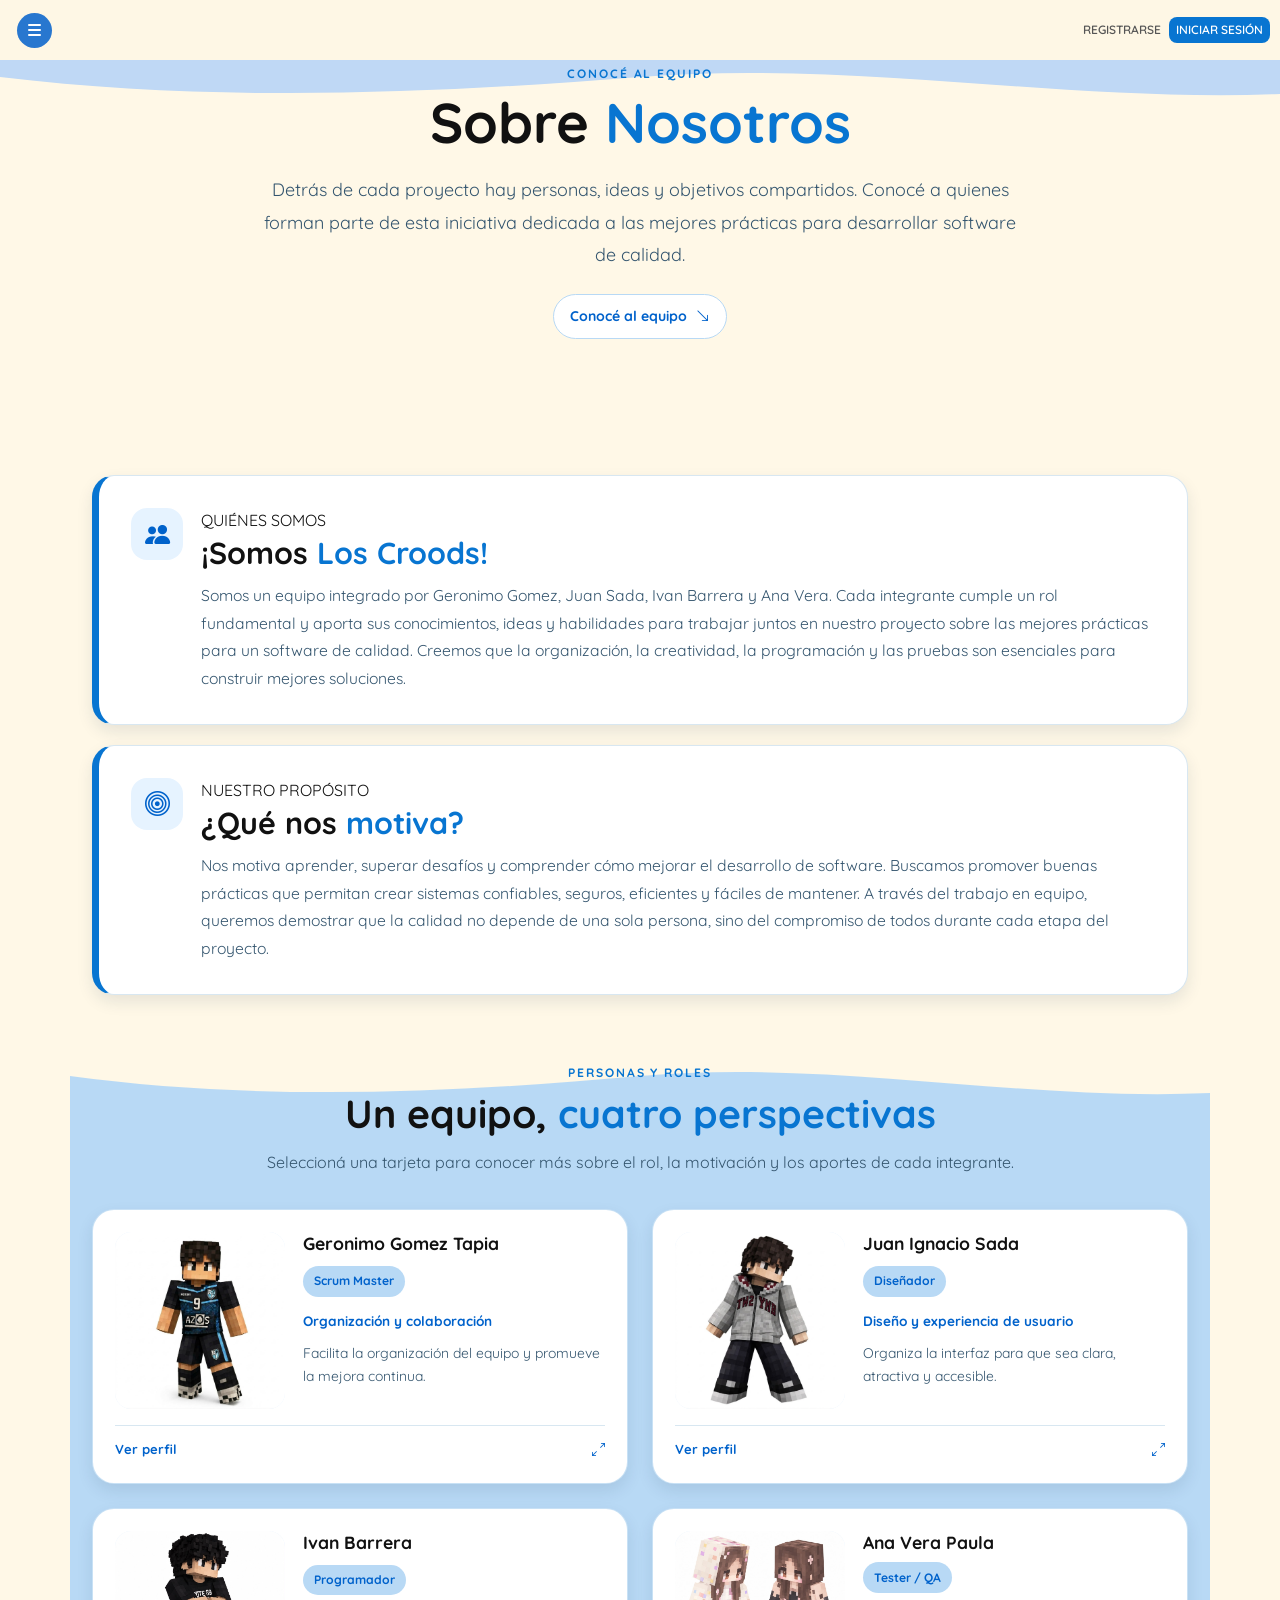
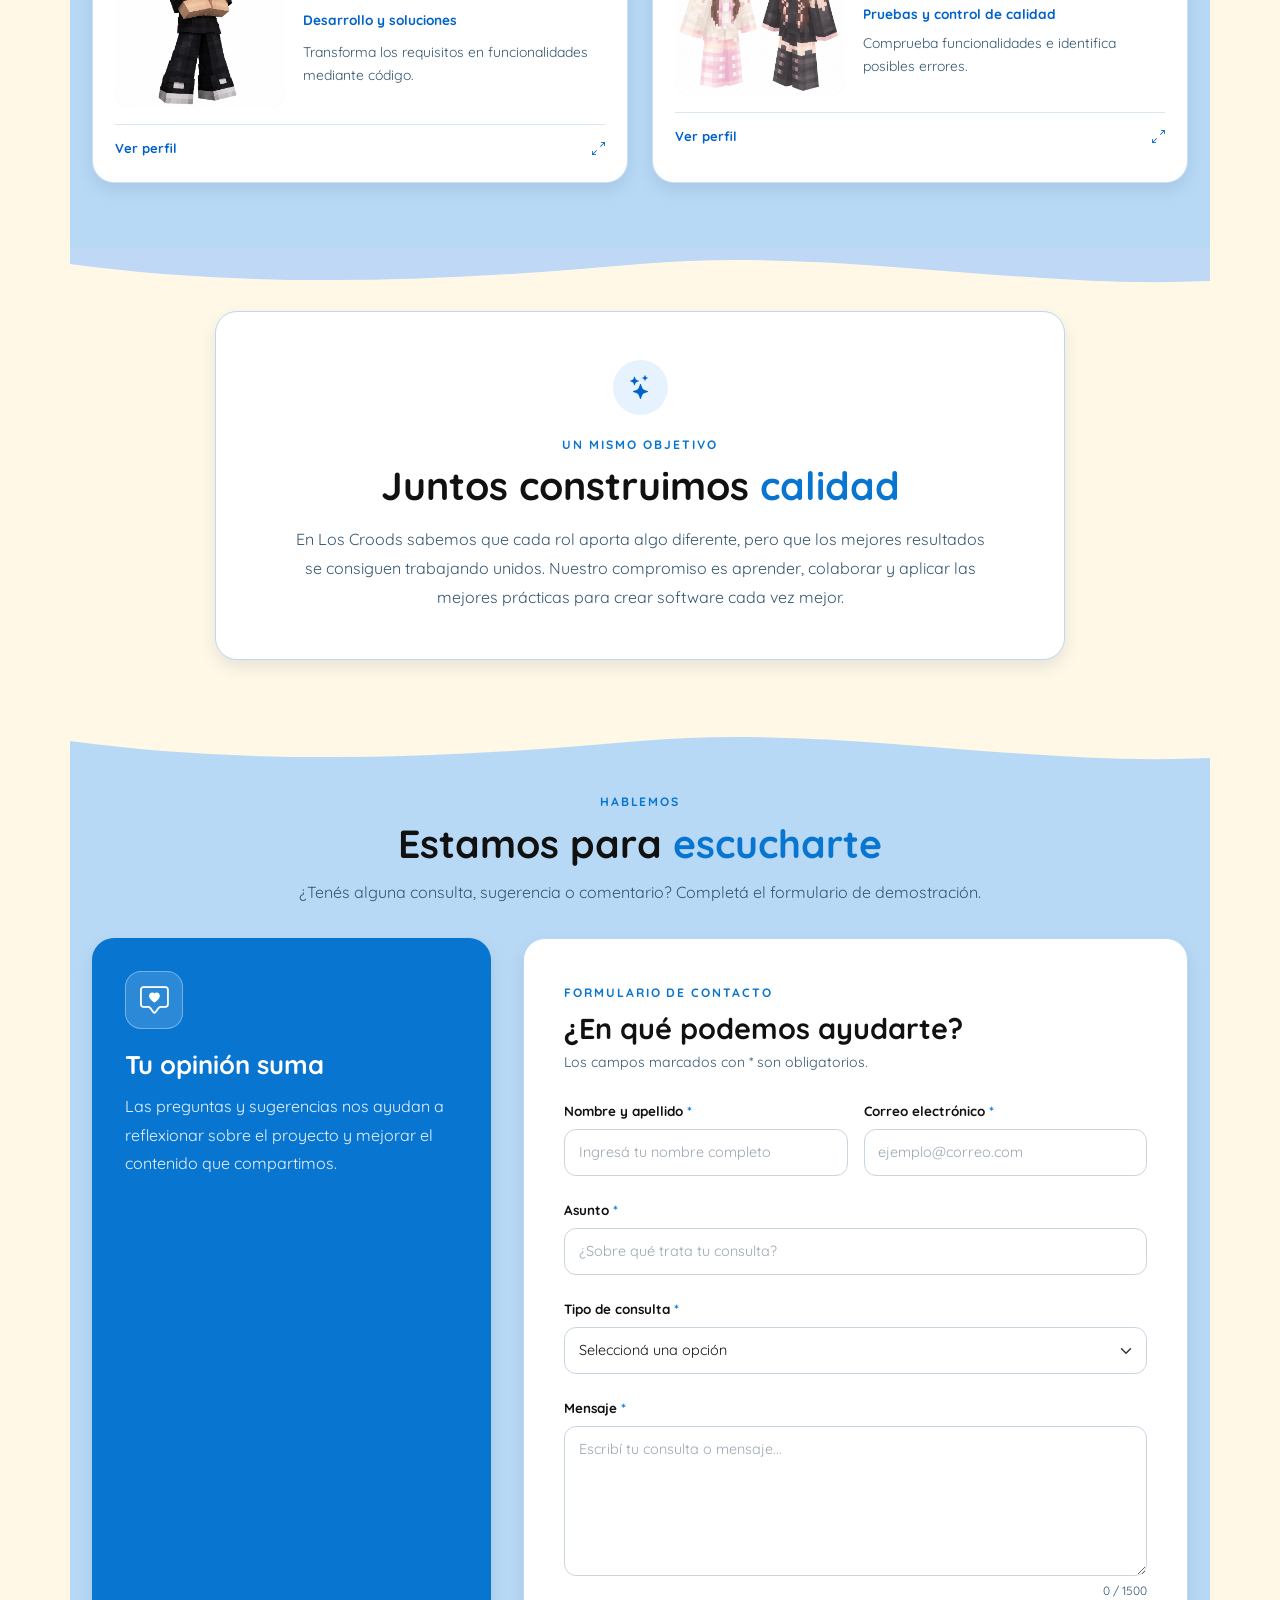
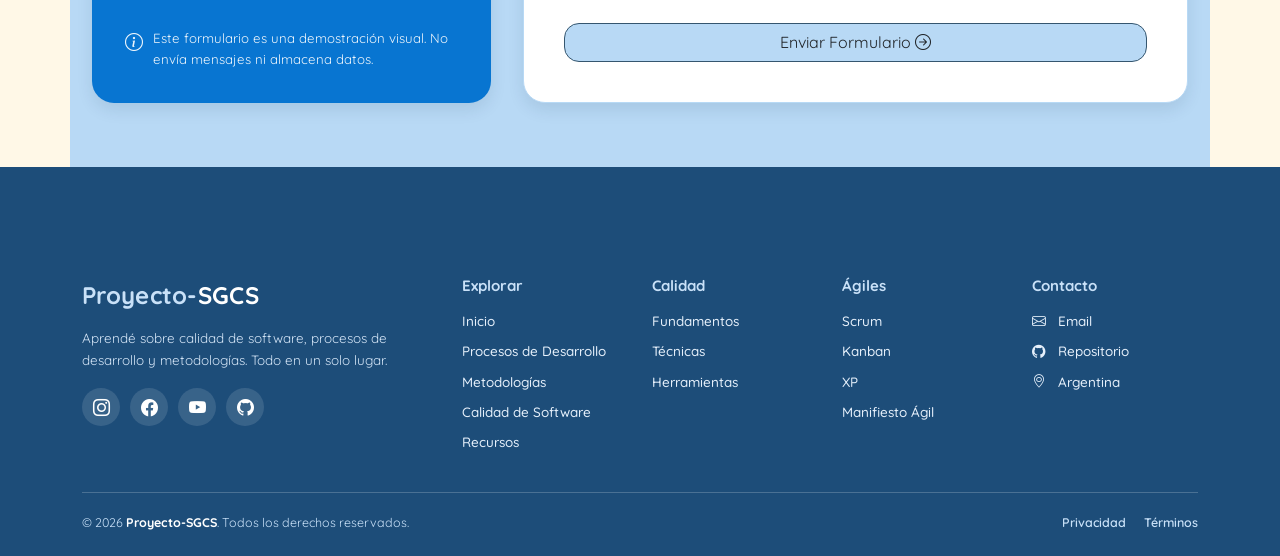
<file: nosotros.html>
<!doctype html>
<html lang="es">
<head>
    <meta charset="UTF-8">
    <meta name="viewport" content="width=device-width, initial-scale=1.0">
    <meta name="description" content="Conocé al equipo de Los Croods, su motivación y los roles que contribuyen al proyecto de calidad de software.">
    <title>Nosotros - Proyecto-SGCS</title>

    <!-- Bootstrap y Bootstrap Icons. -->
    <link href="https://cdn.jsdelivr.net/npm/bootstrap@5.3.3/dist/css/bootstrap.min.css" rel="stylesheet">
    <link href="https://cdn.jsdelivr.net/npm/bootstrap-icons@1.11.3/font/bootstrap-icons.min.css" rel="stylesheet">
    <link href="https://fonts.googleapis.com/css2?family=Quicksand:wght@400;500;600;700&display=swap" rel="stylesheet">

    <!-- Estilos compartidos y estilos exclusivos de esta página. -->
    <link rel="stylesheet" href="css/style-header.css">
    <link rel="stylesheet" href="css/style-footer.css">
    <link rel="stylesheet" href="css/style-nosotros.css">

    <!-- Scripts del proyecto. -->
    <script src="https://cdn.jsdelivr.net/npm/bootstrap@5.3.3/dist/js/bootstrap.bundle.min.js" defer></script>
    <script src="main.js" defer></script>
    <script src="JavaScript/nosotros.js" defer></script>
</head>
<body>
    <!-- Encabezado compartido del Proyecto-SGCS. -->
    <header id="header-container"></header>

    <main class="nosotros-page">
        <!-- Presentación principal de la página. -->
        <section class="nosotros-hero" aria-labelledby="nosotros-title">
            <svg class="wave2" viewBox="0 0 1440 200"
                    preserveAspectRatio="none" aria-hidden="true">
                    <path fill="#bfd8f5"
                        d="M0,10 C 240,25 480,20 720,10 C 960,0 1200,25 1440,20 L1440,0 L0,0 Z"></path>
                </svg>
            <div class="container nosotros-container">
                <span class="nosotros-eyebrow">CONOCÉ AL EQUIPO</span>
                <h1 id="nosotros-title" class="nosotros-title">Sobre <span>Nosotros</span></h1>
                <p class="nosotros-lead">
                    Detrás de cada proyecto hay personas, ideas y objetivos compartidos. Conocé a quienes forman parte de esta iniciativa dedicada a las mejores prácticas para desarrollar software de calidad.
                </p>
                <a class="nosotros-scroll-link" href="#equipo">
                    Conocé al equipo <i class="bi bi-arrow-down-right" aria-hidden="true"></i>
                </a>
            </div>
        </section>

        <!-- Historia y presentación del equipo. -->
        <section class="nosotros-intro section-spacing" aria-labelledby="equipo-intro-title">
            <div class="container nosotros-container">
                <article class="intro-card">
                    <div class="intro-icon" aria-hidden="true"><i class="bi bi-people-fill"></i></div>
                    <div>
                        <span class="card-eyebrow">QUIÉNES SOMOS</span>
                        <h2 id="equipo-intro-title">¡Somos <span>Los Croods!</span></h2>
                        <p>
                            Somos un equipo integrado por Geronimo Gomez, Juan Sada, Ivan Barrera y Ana Vera. Cada integrante cumple un rol fundamental y aporta sus conocimientos, ideas y habilidades para trabajar juntos en nuestro proyecto sobre las mejores prácticas para un software de calidad. Creemos que la organización, la creatividad, la programación y las pruebas son esenciales para construir mejores soluciones.
                        </p>
                    </div>
                </article>

                <article class="motivation-card">
                    <div class="motivation-mark" aria-hidden="true"><i class="bi bi-bullseye"></i></div>
                    <div>
                        <span class="card-eyebrow">NUESTRO PROPÓSITO</span>
                        <h2>¿Qué nos <span>motiva?</span></h2>
                        <p>
                            Nos motiva aprender, superar desafíos y comprender cómo mejorar el desarrollo de software. Buscamos promover buenas prácticas que permitan crear sistemas confiables, seguros, eficientes y fáciles de mantener. A través del trabajo en equipo, queremos demostrar que la calidad no depende de una sola persona, sino del compromiso de todos durante cada etapa del proyecto.
                        </p>
                    </div>
                </article>
            </div>
        </section>

        <!-- Tarjetas interactivas de los cuatro integrantes. -->
        <section id="equipo" class=" container equipo-section section-spacing" aria-labelledby="equipo-title">
            <svg class="wave2" viewBox="0 0 1440 200"
                    preserveAspectRatio="none" aria-hidden="true">
                    <path fill="#fff8e7"
                        d="M0,10 C 240,25 480,20 720,10 C 960,0 1200,25 1440,20 L1440,0 L0,0 Z"></path>
            </svg>
            <div class="container nosotros-container">
                <div class="section-heading-nosotros">
                    <span class="nosotros-eyebrow">PERSONAS Y ROLES</span>
                    <h2 id="equipo-title">Un equipo, <span>cuatro perspectivas</span></h2>
                    <p>Seleccioná una tarjeta para conocer más sobre el rol, la motivación y los aportes de cada integrante.</p>
                </div>

                <div class="row row-cols-1 row-cols-lg-2 g-4 perfiles-grid">
                    <div class="col">
                        <button class="perfil-card" type="button" data-profile="geronimo" aria-haspopup="dialog" aria-controls="perfil-dialog-geronimo">
                            <span class="perfil-avatar avatar-geronimo" aria-hidden="true">
                                <img class="perfil-avatar-img" src="imgs/equipo/gero.jpeg" alt="" decoding="async">
                                <i class="bi bi-people"></i>
                            </span>
                            <span class="perfil-name">Geronimo Gomez Tapia</span>
                            <span class="perfil-role">Scrum Master</span>
                            <span class="perfil-specialty">Organización y colaboración</span>
                            <span class="perfil-short">Facilita la organización del equipo y promueve la mejora continua.</span>
                            <span class="perfil-open">Ver perfil <i class="bi bi-arrows-angle-expand" aria-hidden="true"></i></span>
                        </button>
                    </div>
                    <div class="col">
                        <button class="perfil-card" type="button" data-profile="juan" aria-haspopup="dialog" aria-controls="perfil-dialog-juan">
                            <span class="perfil-avatar avatar-juan" aria-hidden="true">
                                <img class="perfil-avatar-img" src="imgs/equipo/juani.jpeg" alt="" decoding="async">
                                <i class="bi bi-palette"></i>
                            </span>
                            <span class="perfil-name">Juan Ignacio Sada</span>
                            <span class="perfil-role">Diseñador</span>
                            <span class="perfil-specialty">Diseño y experiencia de usuario</span>
                            <span class="perfil-short">Organiza la interfaz para que sea clara, atractiva y accesible.</span>
                            <span class="perfil-open">Ver perfil <i class="bi bi-arrows-angle-expand" aria-hidden="true"></i></span>
                        </button>
                    </div>
                    <div class="col">
                        <button class="perfil-card" type="button" data-profile="ivan" aria-haspopup="dialog" aria-controls="perfil-dialog-ivan">
                            <span class="perfil-avatar avatar-ivan" aria-hidden="true">
                                <img class="perfil-avatar-img" src="imgs/equipo/ivan.jpeg" alt="" decoding="async">
                                <i class="bi bi-code-slash"></i>
                            </span>
                            <span class="perfil-name">Ivan Barrera</span>
                            <span class="perfil-role">Programador</span>
                            <span class="perfil-specialty">Desarrollo y soluciones</span>
                            <span class="perfil-short">Transforma los requisitos en funcionalidades mediante código.</span>
                            <span class="perfil-open">Ver perfil <i class="bi bi-arrows-angle-expand" aria-hidden="true"></i></span>
                        </button>
                    </div>
                    <div class="col">
                        <button class="perfil-card" type="button" data-profile="ana" aria-haspopup="dialog" aria-controls="perfil-dialog-ana">
                            <span class="perfil-avatar avatar-ana" aria-hidden="true">
                                <img class="perfil-avatar-img" src="imgs/equipo/Ana.jpeg" alt="" decoding="async">
                                <i class="bi bi-clipboard2-check"></i>
                            </span>
                            <span class="perfil-name">Ana Vera Paula</span>
                            <span class="perfil-role">Tester / QA</span>
                            <span class="perfil-specialty">Pruebas y control de calidad</span>
                            <span class="perfil-short">Comprueba funcionalidades e identifica posibles errores.</span>
                            <span class="perfil-open">Ver perfil <i class="bi bi-arrows-angle-expand" aria-hidden="true"></i></span>
                        </button>
                    </div>
                </div>

                <!-- Diálogos ampliados: el contenido completo está escrito en HTML. -->
                <dialog id="perfil-dialog-geronimo" class="perfil-dialog" aria-labelledby="perfil-title-geronimo">
                    <div class="perfil-dialog-header">
                        <span class="perfil-avatar avatar-geronimo" aria-hidden="true">
                            <img class="perfil-avatar-img" src="imgs/equipo/gero.jpeg" alt="" decoding="async">
                            <i class="bi bi-people"></i>
                        </span>
                        <button class="perfil-close" type="button" data-close-profile aria-label="Cerrar perfil de Geronimo"><i class="bi bi-x-lg"></i></button>
                    </div>
                    <span class="perfil-role">Scrum Master</span>
                    <h2 id="perfil-title-geronimo">Geronimo Gomez Tapia</h2>
                    <h3>Organización y colaboración</h3>
                    <p>Es el encargado de facilitar la organización del equipo, promover la comunicación y ayudar a resolver los obstáculos que puedan surgir durante el proyecto. Su motivación es fomentar el trabajo colaborativo, mantener los objetivos claros y ayudar al equipo a mejorar continuamente.</p>
                    <div class="perfil-detail-line"><i class="bi bi-mortarboard" aria-hidden="true"></i><span><strong>Institución:</strong> E.P.E.T. N20 </span></div>
                </dialog>

                <dialog id="perfil-dialog-juan" class="perfil-dialog" aria-labelledby="perfil-title-juan">
                    <div class="perfil-dialog-header">
                        <span class="perfil-avatar avatar-juan" aria-hidden="true">
                            <img class="perfil-avatar-img" src="imgs/equipo/juani.jpeg" alt="" decoding="async">
                            <i class="bi bi-palette"></i>
                        </span>
                        <button class="perfil-close" type="button" data-close-profile aria-label="Cerrar perfil de Juan"><i class="bi bi-x-lg"></i></button>
                    </div>
                    <span class="perfil-role">Diseñador</span>
                    <h2 id="perfil-title-juan">Juan Ignacio Sada</h2>
                    <h3>Diseño y experiencia de usuario</h3>
                    <p>Se encarga de la presentación visual y de la organización de los elementos de la interfaz. Su motivación es crear diseños atractivos, claros y fáciles de utilizar, logrando que los usuarios puedan navegar por la página de forma cómoda, intuitiva y accesible.</p>
                    <div class="perfil-detail-line"><i class="bi bi-mortarboard" aria-hidden="true"></i><span><strong>Institución:</strong> E.P.E.T. N20 </span></div>
                </dialog>

                <dialog id="perfil-dialog-ivan" class="perfil-dialog" aria-labelledby="perfil-title-ivan">
                    <div class="perfil-dialog-header">
                        <span class="perfil-avatar avatar-ivan" aria-hidden="true">
                            <img class="perfil-avatar-img" src="imgs/equipo/ivan.jpeg" alt="" decoding="async">
                            <i class="bi bi-code-slash"></i>
                        </span>
                        <button class="perfil-close" type="button" data-close-profile aria-label="Cerrar perfil de Ivan"><i class="bi bi-x-lg"></i></button>
                    </div>
                    <span class="perfil-role">Programador</span>
                    <h2 id="perfil-title-ivan">Ivan Barrera</h2>
                    <h3>Desarrollo y soluciones</h3>
                    <p>Se ocupa de transformar los requisitos del proyecto en funcionalidades mediante código. Su motivación es resolver problemas, aprender nuevas técnicas de programación y aplicar buenas prácticas que permitan desarrollar un software organizado, eficiente y sencillo de mantener.</p>
                    <div class="perfil-detail-line"><i class="bi bi-mortarboard" aria-hidden="true"></i><span><strong>Institución:</strong> E.P.E.T. N20 </span></div>
                </dialog>

                <dialog id="perfil-dialog-ana" class="perfil-dialog" aria-labelledby="perfil-title-ana">
                    <div class="perfil-dialog-header">
                        <span class="perfil-avatar avatar-ana" aria-hidden="true">
                            <img class="perfil-avatar-img" src="imgs/equipo/Ana.jpeg" alt="" decoding="async">
                            <i class="bi bi-clipboard2-check"></i>
                        </span>
                        <button class="perfil-close" type="button" data-close-profile aria-label="Cerrar perfil de Ana"><i class="bi bi-x-lg"></i></button>
                    </div>
                    <span class="perfil-role">Tester / QA</span>
                    <h2 id="perfil-title-ana">Ana Vera Paula</h2>
                    <h3>Pruebas y control de calidad</h3>
                    <p>Es responsable de comprobar que las funcionalidades respondan correctamente y de identificar posibles errores. Su motivación es contribuir a la calidad del producto, verificar que se cumplan los requisitos y ayudar a ofrecer una experiencia confiable para los usuarios.</p>
                    <div class="perfil-detail-line"><i class="bi bi-mortarboard" aria-hidden="true"></i><span><strong>Institución:</strong> E.P.E.T. N20 </span></div>
                </dialog>
            </div>
        </section>

        <!-- Mensaje de cierre del equipo. -->
        <section class="cierre-equipo section-spacing container " aria-labelledby="cierre-title">
            <svg class="wave2" viewBox="0 0 1440 200"
                    preserveAspectRatio="none" aria-hidden="true">
                    <path fill="#bfd8f5"
                        d="M0,10 C 240,25 480,20 720,10 C 960,0 1200,25 1440,20 L1440,0 L0,0 Z"></path>
            </svg>
            <div class="container nosotros-container">
                <article class="cierre-card">
                    <span class="cierre-icon" aria-hidden="true"><i class="bi bi-stars"></i></span>
                    <span class="nosotros-eyebrow">UN MISMO OBJETIVO</span>
                    <h2 id="cierre-title">Juntos construimos <span>calidad</span></h2>
                    <p>En Los Croods sabemos que cada rol aporta algo diferente, pero que los mejores resultados se consiguen trabajando unidos. Nuestro compromiso es aprender, colaborar y aplicar las mejores prácticas para crear software cada vez mejor.</p>
                </article>
            </div>
        </section>

        <!-- Formulario visual de contacto con validación de demostración. -->
        <section id="contacto" class="container contacto-section section-spacing" aria-labelledby="contacto-title">
            <svg class="wave2" viewBox="0 0 1440 200"
                    preserveAspectRatio="none" aria-hidden="true">
                    <path fill="#fff8e7"
                        d="M0,10 C 240,25 480,20 720,10 C 960,0 1200,25 1440,20 L1440,0 L0,0 Z"></path>
            </svg>
            <div class="container nosotros-container">
                <div class="section-heading-nosotros">
                    <span class="nosotros-eyebrow">HABLEMOS</span>
                    <h2 id="contacto-title">Estamos para <span>escucharte</span></h2>
                    <p>¿Tenés alguna consulta, sugerencia o comentario? Completá el formulario de demostración.</p>
                </div>

                <div class="contacto-layout">
                    <aside class="contacto-aside">
                        <span class="contacto-aside-icon" aria-hidden="true"><i class="bi bi-chat-square-heart"></i></span>
                        <h3>Tu opinión suma</h3>
                        <p>Las preguntas y sugerencias nos ayudan a reflexionar sobre el proyecto y mejorar el contenido que compartimos.</p>
                        <div class="contacto-aside-note"><i class="bi bi-info-circle" aria-hidden="true"></i><span>Este formulario es una demostración visual. No envía mensajes ni almacena datos.</span></div>
                    </aside>

                    <form id="contact-form" class="contact-form" novalidate>
                        <div class="contact-form-heading">
                            <span class="nosotros-eyebrow">FORMULARIO DE CONTACTO</span>
                            <h3>¿En qué podemos ayudarte?</h3>
                            <p>Los campos marcados con * son obligatorios.</p>
                        </div>

                        <div class="row g-3">
                            <div class="col-12 col-md-6">
                                <label class="form-label" for="contact-name">Nombre y apellido <span>*</span></label>
                                <input class="form-control" type="text" id="contact-name" name="name" placeholder="Ingresá tu nombre completo" autocomplete="name" minlength="3" maxlength="100" required>
                                <small class="field-error" id="name-error"></small>
                            </div>
                            <div class="col-12 col-md-6">
                                <label class="form-label" for="contact-email">Correo electrónico <span>*</span></label>
                                <input class="form-control" type="email" id="contact-email" name="email" placeholder="ejemplo@correo.com" autocomplete="email" maxlength="150" required>
                                <small class="field-error" id="email-error"></small>
                            </div>
                            <div class="col-12">
                                <label class="form-label" for="contact-subject">Asunto <span>*</span></label>
                                <input class="form-control" type="text" id="contact-subject" name="subject" placeholder="¿Sobre qué trata tu consulta?" minlength="3" maxlength="120" required>
                                <small class="field-error" id="subject-error"></small>
                            </div>
                            <div class="col-12">
                                <label class="form-label" for="contact-type">Tipo de consulta <span>*</span></label>
                                <select class="form-select" id="contact-type" name="type" required>
                                    <option value="">Seleccioná una opción</option>
                                    <option value="general">Consulta general</option>
                                    <option value="suggestion">Sugerencia</option>
                                    <option value="problem">Reportar un problema</option>
                                    <option value="feedback">Feedback sobre la página</option>
                                    <option value="other">Otro</option>
                                </select>
                                <small class="field-error" id="type-error"></small>
                            </div>
                            <div class="col-12">
                                <label class="form-label" for="contact-message">Mensaje <span>*</span></label>
                                <textarea class="form-control" id="contact-message" name="message" rows="5" placeholder="Escribí tu consulta o mensaje..." minlength="10" maxlength="1500" required></textarea>
                                <div class="message-footer"><small class="field-error" id="message-error"></small><small id="message-counter">0 / 1500</small></div>
                            </div>
                            <div class="col-12">
                                <button class="btn encuesta-btn-primary contacto-submit" type="submit">
                                    Enviar Formulario <i class="bi bi-arrow-right-circle" aria-hidden="true"></i>
                                </button>
                                <div id="contact-feedback" class="contact-feedback" role="status" aria-live="polite" hidden></div>
                            </div>
                        </div>
                    </form>
                </div>
            </div>
        </section>
    </main>
<footer id="footer"></footer>
</body>
</html>
</file>
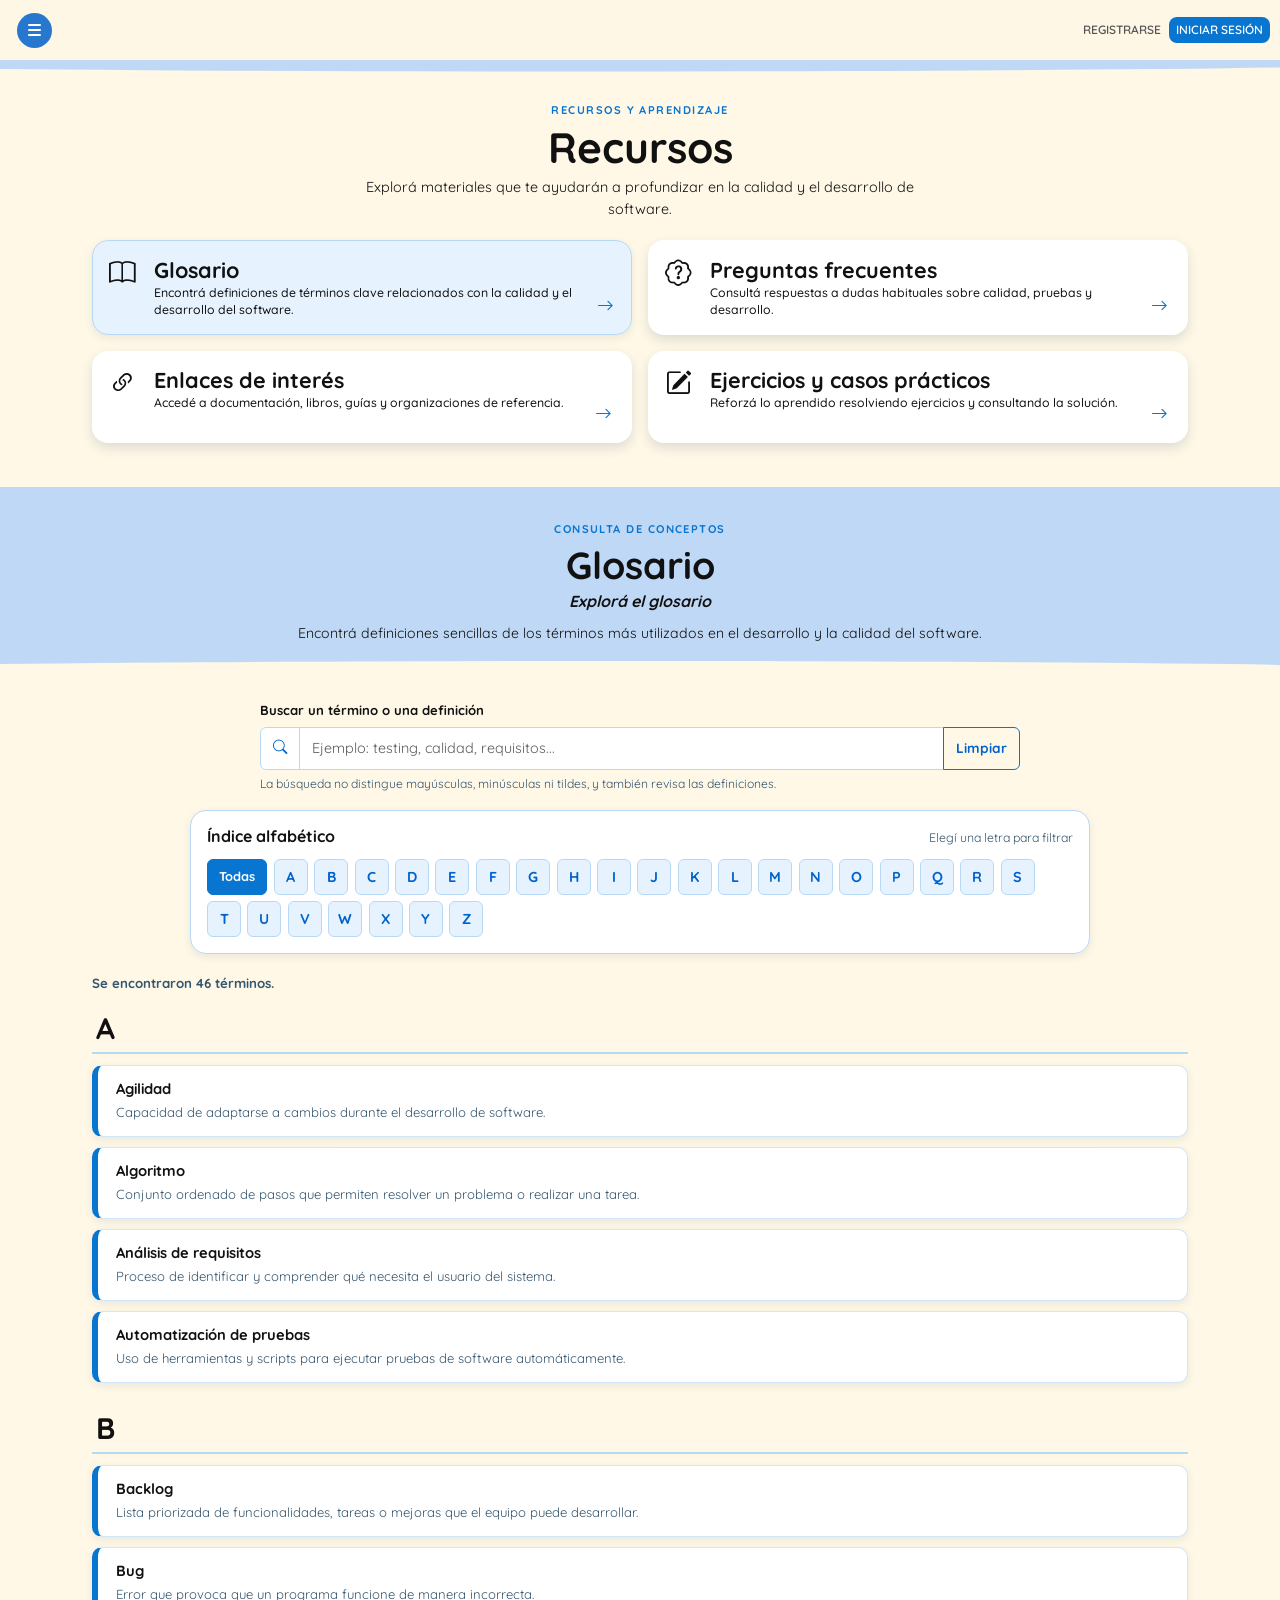
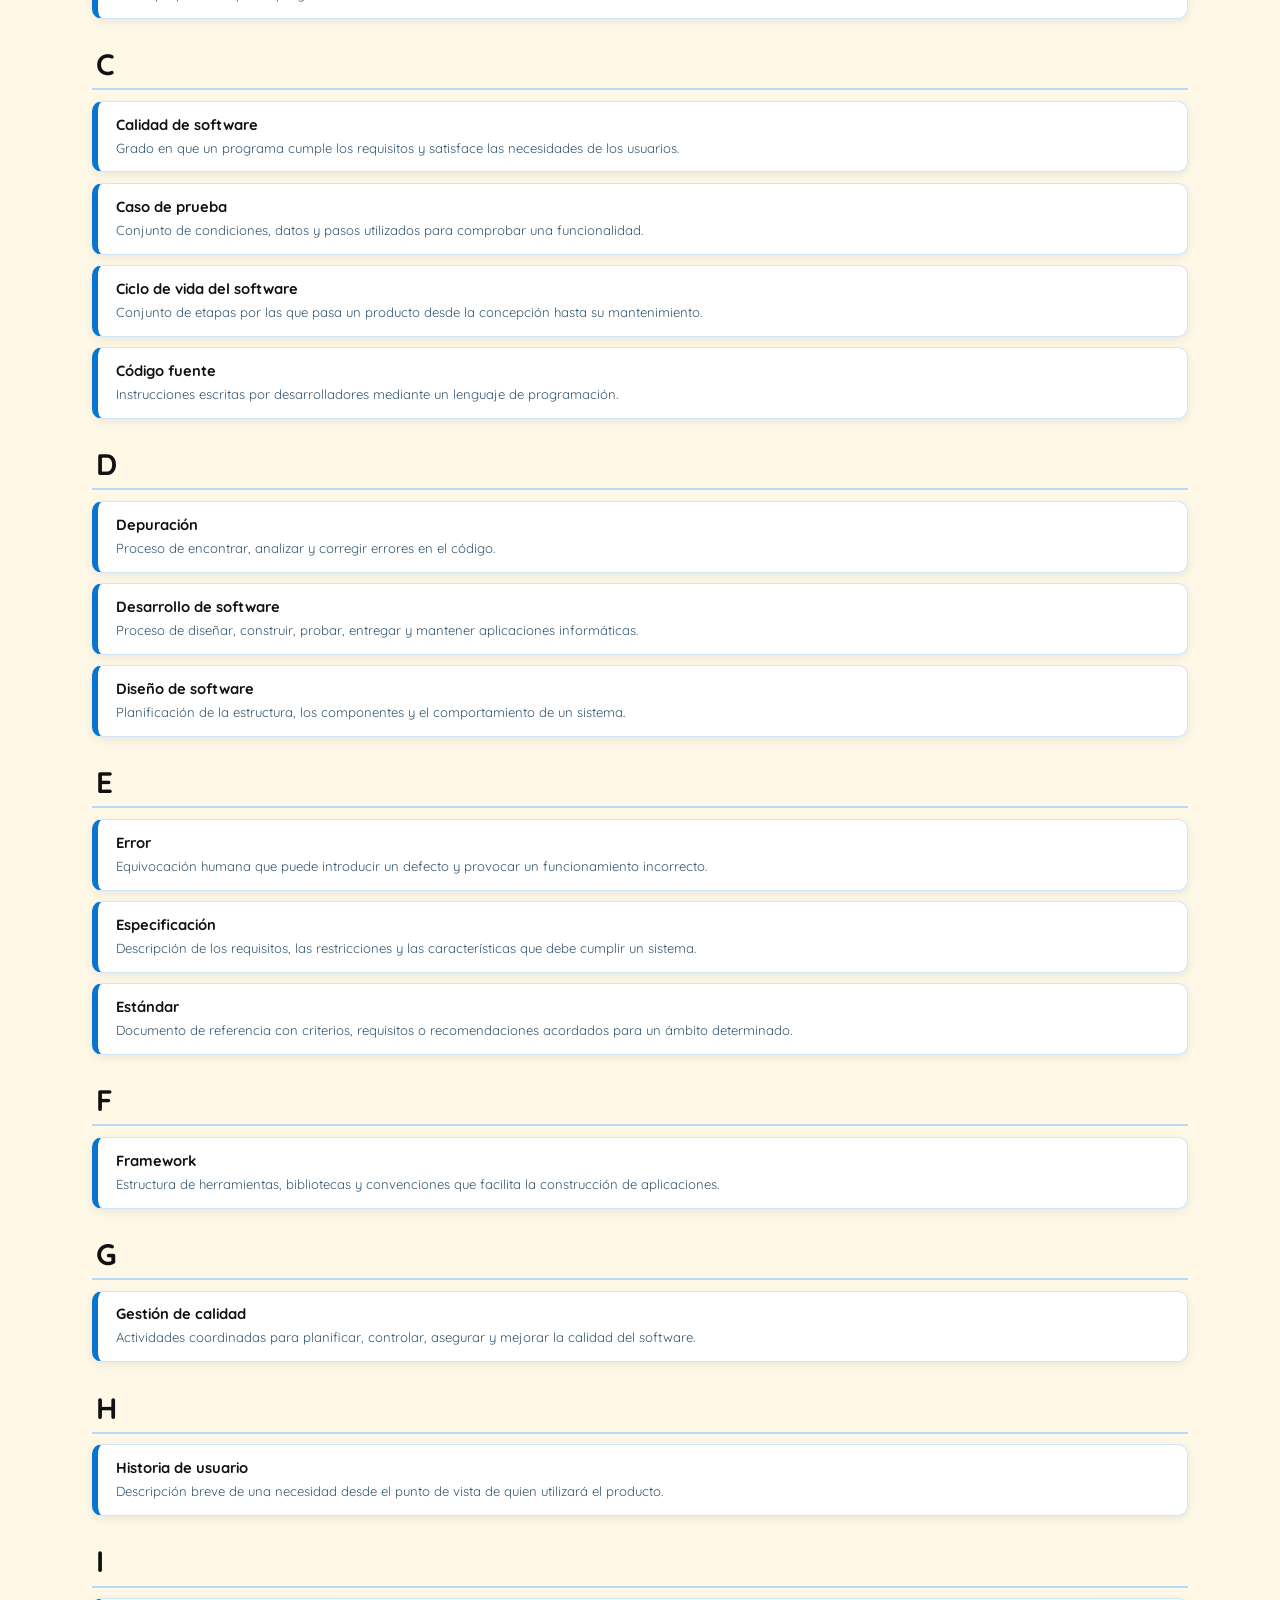
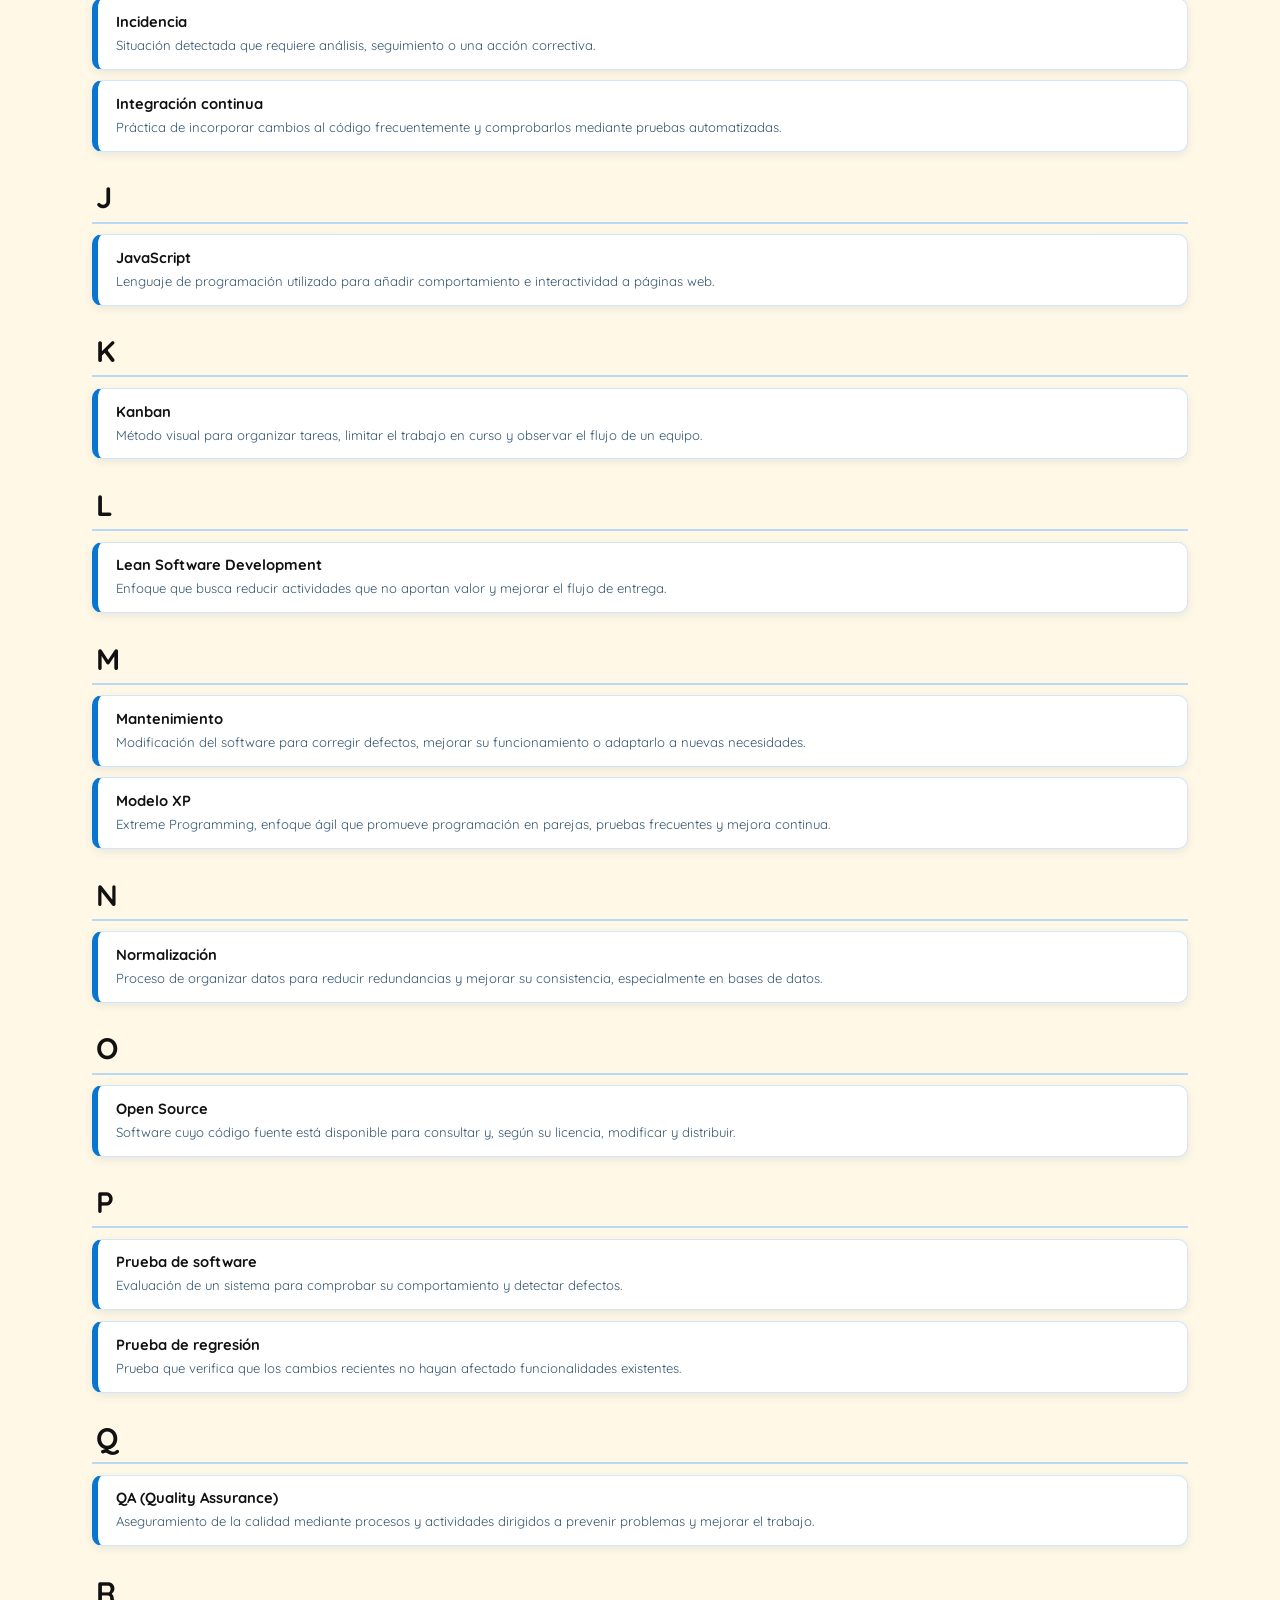
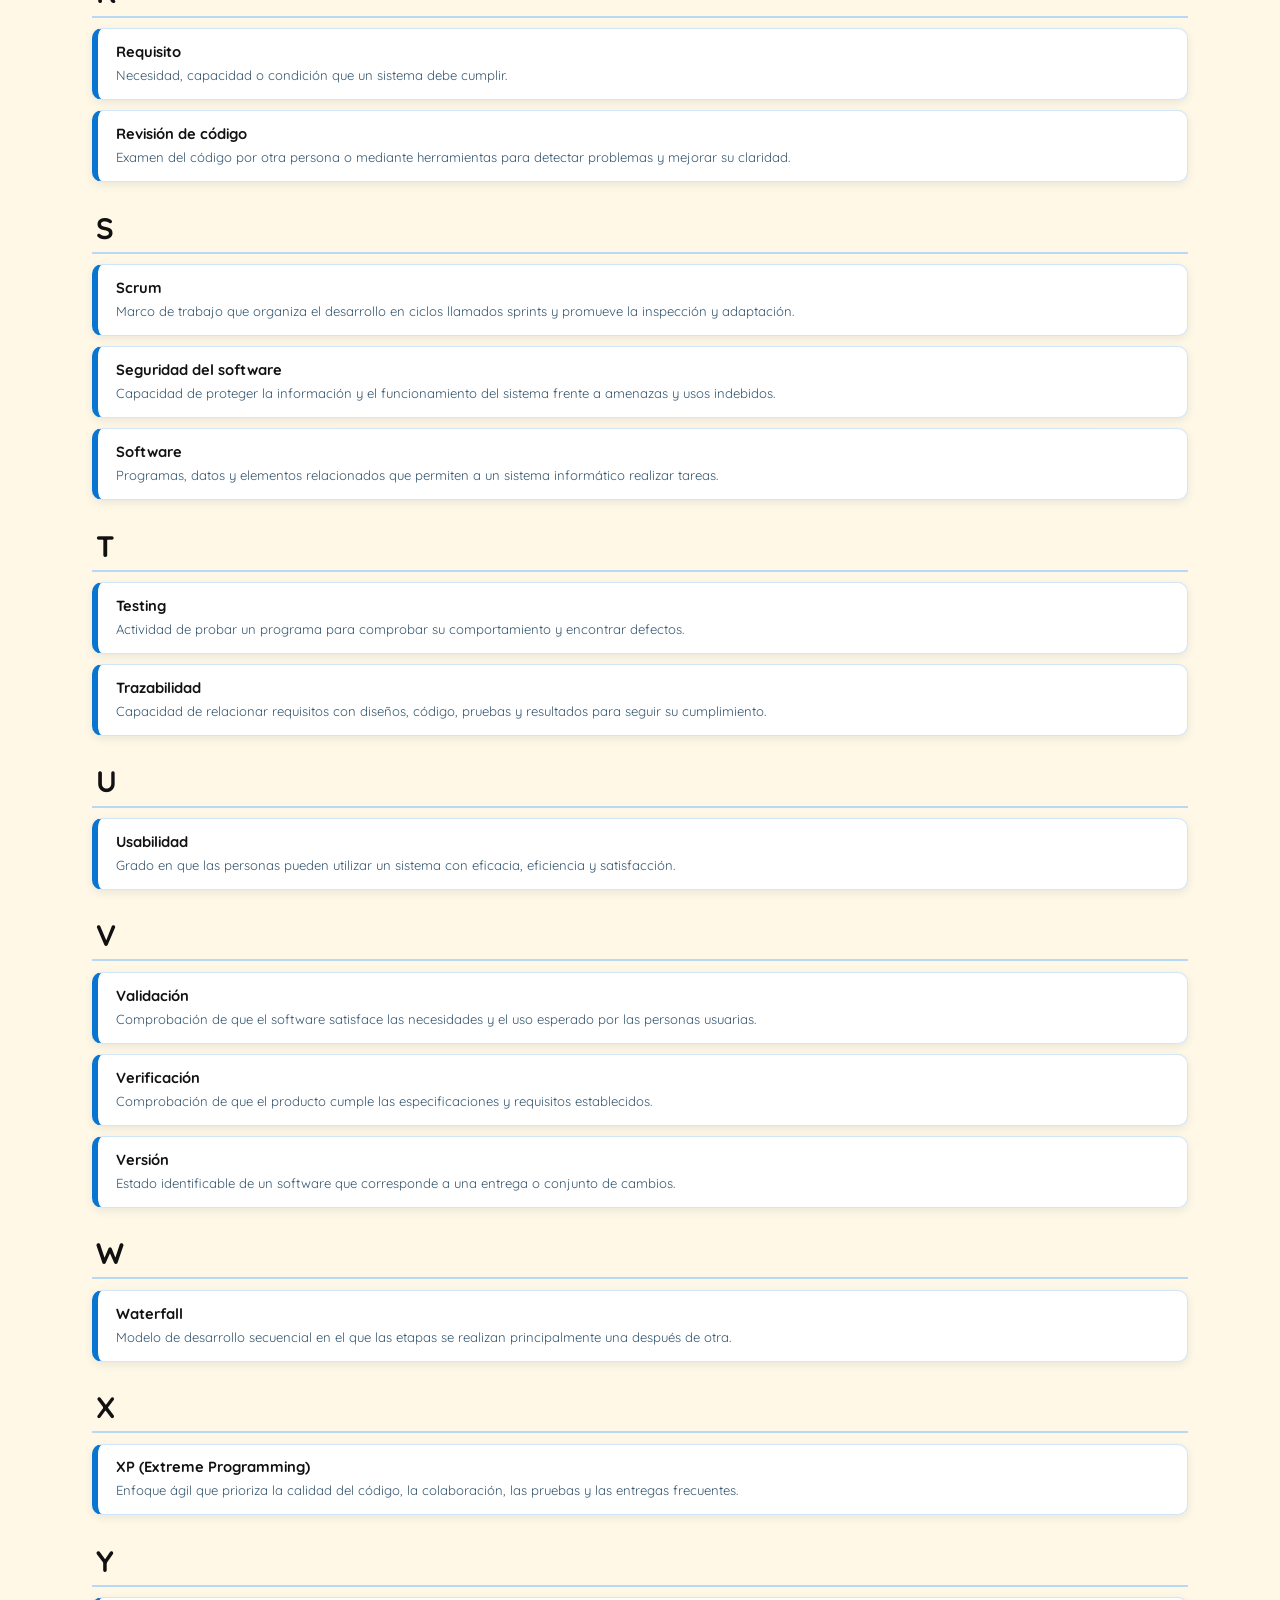
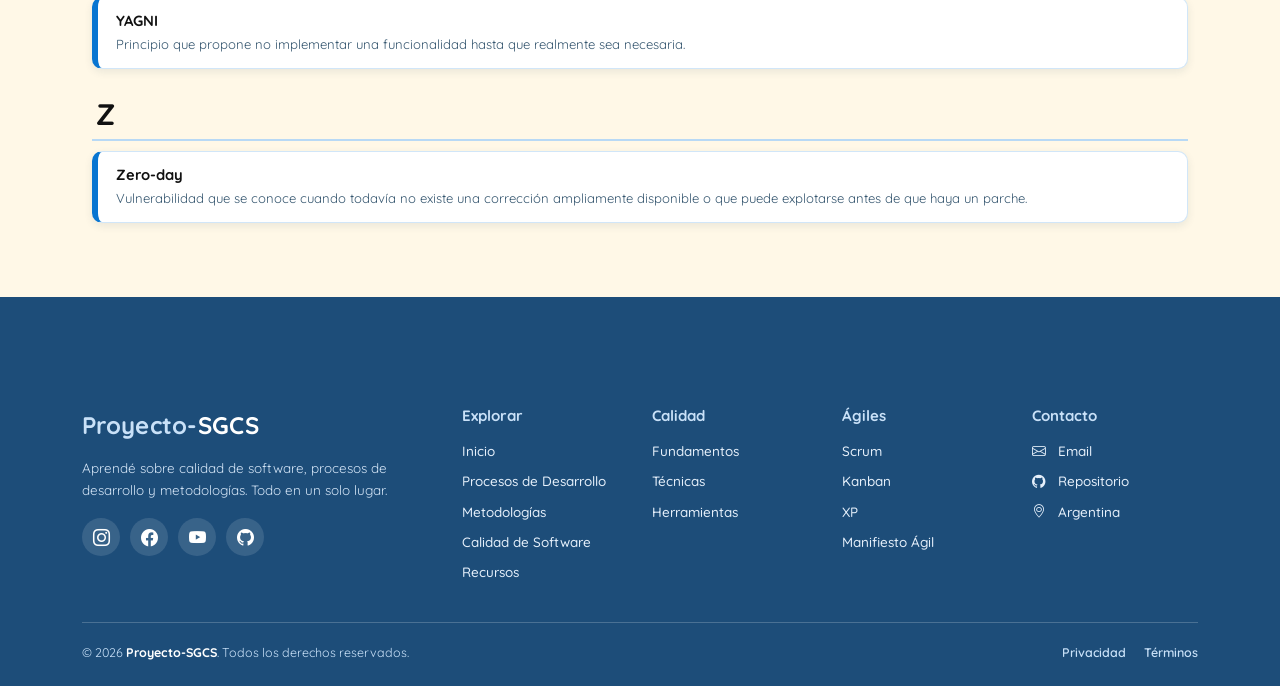
<file: recursos.html>
<!doctype html>
<html lang="es">
<head>
    <!-- Define la codificación para que se muestren correctamente las tildes y otros caracteres. -->
    <meta charset="UTF-8">
    <!-- Permite que la página adapte su tamaño a celulares, tablets y computadoras. -->
    <meta name="viewport" content="width=device-width, initial-scale=1.0">
    <!-- Descripción que pueden utilizar los buscadores para resumir el contenido de la página. -->
    <meta name="description" content="Glosario, preguntas frecuentes, bibliografía y recursos para aprender sobre calidad y desarrollo de software.">
    <title>Recursos y aprendizaje - Proyecto-SGCS</title>

            <link rel="stylesheet"
            href="https://cdn.jsdelivr.net/npm/bootstrap@5.3.3/dist/css/bootstrap.min.css">
        <!-- Bootstrap Icons contiene los iconos utilizados en las distintas secciones. -->
        <link rel="stylesheet"
            href="https://cdn.jsdelivr.net/npm/bootstrap-icons@1.11.3/font/bootstrap-icons.min.css">
        <!-- Carga la tipografía Quicksand utilizada como fuente principal. -->
        <link rel="preconnect" href="https://fonts.googleapis.com">
        <link rel="preconnect" href="https://fonts.gstatic.com" crossorigin>
        <link
            href="https://fonts.googleapis.com/css2?family=Quicksand:wght@400;500;600;700&display=swap"
            rel="stylesheet">
        <!-- Hojas de estilo propias para el header y el contenido de calidad de software. -->
        <link rel="stylesheet" href="css/style-header.css">
        <link rel="stylesheet" href="css/style-footer.css"><!-- Bootstrap y Bootstrap Icons utilizados por el proyecto. -->
    <link href="https://cdn.jsdelivr.net/npm/bootstrap@5.3.3/dist/css/bootstrap.min.css" rel="stylesheet">
    <!-- Bootstrap Icons proporciona los símbolos usados en botones y tarjetas. -->
    <link href="https://cdn.jsdelivr.net/npm/bootstrap-icons@1.11.3/font/bootstrap-icons.min.css" rel="stylesheet">
    <link href="https://fonts.googleapis.com/css2?family=Quicksand:wght@400;500;600;700&display=swap" rel="stylesheet">

    <!-- Encabezado compartido y estilos independientes de Recursos. -->
        <link rel="stylesheet" href="css/style-footer.css"><link rel="stylesheet" href="css/style-recursos.css">

    <!-- Scripts compartidos y específicos de esta página. -->
    <script src="https://cdn.jsdelivr.net/npm/bootstrap@5.3.3/dist/js/bootstrap.bundle.min.js" defer></script>
    <script src="main.js" defer></script>
    <script src="JavaScript/recursos.js" defer></script>
</head>
<body>
    <!-- El menú compartido se inserta desde main.js. -->
    <header id="header-container"></header>

    <main class="recursos-page">
        <!-- Presentación y cuatro accesos que funcionan como pestañas. -->
        <section class="recursos-hero" aria-labelledby="recursos-title">
            <div class="container recursos-container">
                <!-- Título principal y texto que explican el objetivo general de esta página. -->
                <div class="recursos-heading">
                    <span class="recursos-kicker">RECURSOS Y APRENDIZAJE</span>
                    <h1 id="recursos-title">Recursos</h1>
                    <p>Explorá materiales que te ayudarán a profundizar en la calidad y el desarrollo de software.</p>
                </div>

                <!-- Cada botón activa un panel distinto. data-tab identifica qué sección debe mostrarse en recursos.js. -->
                <nav class="recursos-tabs" role="tablist" aria-label="Secciones de recursos">
                    <button class="recurso-tab active" id="tab-glosario" type="button" role="tab" aria-selected="true" aria-controls="panel-glosario" data-tab="glosario">
                        <i class="bi bi-book" aria-hidden="true"></i>
                        <span class="recurso-tab-text"><strong>Glosario</strong><small>Encontrá definiciones de términos clave relacionados con la calidad y el desarrollo del software.</small></span>
                        <i class="bi bi-arrow-right recurso-tab-arrow" aria-hidden="true"></i>
                    </button>
                    <button class="recurso-tab" id="tab-faq" type="button" role="tab" aria-selected="false" aria-controls="panel-faq" data-tab="faq" tabindex="-1">
                        <i class="bi bi-patch-question" aria-hidden="true"></i>
                        <span class="recurso-tab-text"><strong>Preguntas frecuentes</strong><small>Consultá respuestas a dudas habituales sobre calidad, pruebas y desarrollo.</small></span>
                        <i class="bi bi-arrow-right recurso-tab-arrow" aria-hidden="true"></i>
                    </button>
                    <button class="recurso-tab" id="tab-enlaces" type="button" role="tab" aria-selected="false" aria-controls="panel-enlaces" data-tab="enlaces" tabindex="-1">
                        <i class="bi bi-link-45deg" aria-hidden="true"></i>
                        <span class="recurso-tab-text"><strong>Enlaces de interés</strong><small>Accedé a documentación, libros, guías y organizaciones de referencia.</small></span>
                        <i class="bi bi-arrow-right recurso-tab-arrow" aria-hidden="true"></i>
                    </button>
                    <button class="recurso-tab" id="tab-ejercicios" type="button" role="tab" aria-selected="false" aria-controls="panel-ejercicios" data-tab="ejercicios" tabindex="-1">
    <i class="bi bi-pencil-square" aria-hidden="true"></i>
    <span class="recurso-tab-text"><strong>Ejercicios y casos prácticos</strong><small>Reforzá lo aprendido resolviendo ejercicios y consultando la solución.</small></span>
    <i class="bi bi-arrow-right recurso-tab-arrow" aria-hidden="true"></i>
</button>
                </nav>
            </div>
        </section>

        <!-- Glosario con búsqueda sobre términos y definiciones, más índice alfabético. -->
        <!-- Panel inicial: permite buscar conceptos por texto o recorrerlos por su primera letra. -->
        <section id="panel-glosario" class="recursos-panel active" role="tabpanel" aria-labelledby="tab-glosario" data-panel="glosario">
            <div class="panel-band">
                <div class="container recursos-container text-center">
                    <span class="panel-kicker">CONSULTA DE CONCEPTOS</span>
                    <h2>Glosario</h2>
                    <p class="panel-subtitle">Explorá el glosario</p>
                    <p class="panel-intro">Encontrá definiciones sencillas de los términos más utilizados en el desarrollo y la calidad del software.</p>
                </div>
            </div>

            <div class="container recursos-container panel-content">
                <!-- Reúne los dos controles del glosario: el buscador y el índice de letras. -->
                <div class="glosario-tools">
                    <!-- El campo permite buscar tanto en el nombre de cada término como en su definición. -->
                    <div class="glosario-search">
                        <label for="buscar-glosario" class="form-label">Buscar un término o una definición</label>
                        <div class="input-group">
                            <span class="input-group-text" aria-hidden="true"><i class="bi bi-search"></i></span>
                            <!-- recursos.js lee este campo para filtrar los términos mientras se escribe. -->
                            <input class="form-control" type="search" id="buscar-glosario" placeholder="Ejemplo: testing, calidad, requisitos..." autocomplete="off" aria-describedby="glosario-ayuda">
                            <button id="limpiar-glosario" class="btn btn-outline-primary" type="button">Limpiar</button>
                        </div>
                        <p id="glosario-ayuda" class="glosario-help">La búsqueda no distingue mayúsculas, minúsculas ni tildes, y también revisa las definiciones.</p>
                    </div>

                    <!-- Los botones de letras filtran los grupos del glosario por inicial. -->
                    <nav class="glosario-index" aria-label="Índice alfabético">
                        <div class="index-heading"><h3>Índice alfabético</h3><span>Elegí una letra para filtrar</span></div>
                        <div id="letras-glosario" class="letras-grid">
                            <button class="letra active" type="button" data-letter="" aria-pressed="true" aria-label="Mostrar todas las letras">Todas</button>
                            <button class="letra" type="button" data-letter="A" aria-pressed="false">A</button>
                            <button class="letra" type="button" data-letter="B" aria-pressed="false">B</button>
                            <button class="letra" type="button" data-letter="C" aria-pressed="false">C</button>
                            <button class="letra" type="button" data-letter="D" aria-pressed="false">D</button>
                            <button class="letra" type="button" data-letter="E" aria-pressed="false">E</button>
                            <button class="letra" type="button" data-letter="F" aria-pressed="false">F</button>
                            <button class="letra" type="button" data-letter="G" aria-pressed="false">G</button>
                            <button class="letra" type="button" data-letter="H" aria-pressed="false">H</button>
                            <button class="letra" type="button" data-letter="I" aria-pressed="false">I</button>
                            <button class="letra" type="button" data-letter="J" aria-pressed="false">J</button>
                            <button class="letra" type="button" data-letter="K" aria-pressed="false">K</button>
                            <button class="letra" type="button" data-letter="L" aria-pressed="false">L</button>
                            <button class="letra" type="button" data-letter="M" aria-pressed="false">M</button>
                            <button class="letra" type="button" data-letter="N" aria-pressed="false">N</button>
                            <button class="letra" type="button" data-letter="O" aria-pressed="false">O</button>
                            <button class="letra" type="button" data-letter="P" aria-pressed="false">P</button>
                            <button class="letra" type="button" data-letter="Q" aria-pressed="false">Q</button>
                            <button class="letra" type="button" data-letter="R" aria-pressed="false">R</button>
                            <button class="letra" type="button" data-letter="S" aria-pressed="false">S</button>
                            <button class="letra" type="button" data-letter="T" aria-pressed="false">T</button>
                            <button class="letra" type="button" data-letter="U" aria-pressed="false">U</button>
                            <button class="letra" type="button" data-letter="V" aria-pressed="false">V</button>
                            <button class="letra" type="button" data-letter="W" aria-pressed="false">W</button>
                            <button class="letra" type="button" data-letter="X" aria-pressed="false">X</button>
                            <button class="letra" type="button" data-letter="Y" aria-pressed="false">Y</button>
                            <button class="letra" type="button" data-letter="Z" aria-pressed="false">Z</button>
                        </div>
                    </nav>
                </div>

                <!-- JavaScript actualiza este mensaje para indicar cuántos términos se muestran. -->
                <p id="contador-glosario" class="glosario-count" aria-live="polite">Se muestran todos los términos.</p>

                <!-- Los términos se encuentran en el HTML; JavaScript solo filtra su visibilidad. -->
                <div id="glosario-listado" class="glosario-listado">
                    <!-- Cada grupo contiene los términos que comienzan con una letra. Se conserva esta estructura para que el filtro pueda ocultar grupos completos. -->
                    <section class="grupo-letra" id="grupo-A" data-letter-group="A" aria-labelledby="letra-A">
                        <h3 id="letra-A">A</h3>
                        <article class="termino"><h4>Agilidad</h4><p>Capacidad de adaptarse a cambios durante el desarrollo de software.</p></article>
                        <article class="termino"><h4>Algoritmo</h4><p>Conjunto ordenado de pasos que permiten resolver un problema o realizar una tarea.</p></article>
                        <article class="termino"><h4>Análisis de requisitos</h4><p>Proceso de identificar y comprender qué necesita el usuario del sistema.</p></article>
                        <article class="termino"><h4>Automatización de pruebas</h4><p>Uso de herramientas y scripts para ejecutar pruebas de software automáticamente.</p></article>
                    </section>
                    <section class="grupo-letra" id="grupo-B" data-letter-group="B" aria-labelledby="letra-B">
                        <h3 id="letra-B">B</h3>
                        <article class="termino"><h4>Backlog</h4><p>Lista priorizada de funcionalidades, tareas o mejoras que el equipo puede desarrollar.</p></article>
                        <article class="termino"><h4>Bug</h4><p>Error que provoca que un programa funcione de manera incorrecta.</p></article>
                    </section>
                    <section class="grupo-letra" id="grupo-C" data-letter-group="C" aria-labelledby="letra-C">
                        <h3 id="letra-C">C</h3>
                        <article class="termino"><h4>Calidad de software</h4><p>Grado en que un programa cumple los requisitos y satisface las necesidades de los usuarios.</p></article>
                        <article class="termino"><h4>Caso de prueba</h4><p>Conjunto de condiciones, datos y pasos utilizados para comprobar una funcionalidad.</p></article>
                        <article class="termino"><h4>Ciclo de vida del software</h4><p>Conjunto de etapas por las que pasa un producto desde la concepción hasta su mantenimiento.</p></article>
                        <article class="termino"><h4>Código fuente</h4><p>Instrucciones escritas por desarrolladores mediante un lenguaje de programación.</p></article>
                    </section>
                    <section class="grupo-letra" id="grupo-D" data-letter-group="D" aria-labelledby="letra-D">
                        <h3 id="letra-D">D</h3>
                        <article class="termino"><h4>Depuración</h4><p>Proceso de encontrar, analizar y corregir errores en el código.</p></article>
                        <article class="termino"><h4>Desarrollo de software</h4><p>Proceso de diseñar, construir, probar, entregar y mantener aplicaciones informáticas.</p></article>
                        <article class="termino"><h4>Diseño de software</h4><p>Planificación de la estructura, los componentes y el comportamiento de un sistema.</p></article>
                    </section>
                    <section class="grupo-letra" id="grupo-E" data-letter-group="E" aria-labelledby="letra-E">
                        <h3 id="letra-E">E</h3>
                        <article class="termino"><h4>Error</h4><p>Equivocación humana que puede introducir un defecto y provocar un funcionamiento incorrecto.</p></article>
                        <article class="termino"><h4>Especificación</h4><p>Descripción de los requisitos, las restricciones y las características que debe cumplir un sistema.</p></article>
                        <article class="termino"><h4>Estándar</h4><p>Documento de referencia con criterios, requisitos o recomendaciones acordados para un ámbito determinado.</p></article>
                    </section>
                    <section class="grupo-letra" id="grupo-F" data-letter-group="F" aria-labelledby="letra-F">
                        <h3 id="letra-F">F</h3>
                        <article class="termino"><h4>Framework</h4><p>Estructura de herramientas, bibliotecas y convenciones que facilita la construcción de aplicaciones.</p></article>
                    </section>
                    <section class="grupo-letra" id="grupo-G" data-letter-group="G" aria-labelledby="letra-G">
                        <h3 id="letra-G">G</h3>
                        <article class="termino"><h4>Gestión de calidad</h4><p>Actividades coordinadas para planificar, controlar, asegurar y mejorar la calidad del software.</p></article>
                    </section>
                    <section class="grupo-letra" id="grupo-H" data-letter-group="H" aria-labelledby="letra-H">
                        <h3 id="letra-H">H</h3>
                        <article class="termino"><h4>Historia de usuario</h4><p>Descripción breve de una necesidad desde el punto de vista de quien utilizará el producto.</p></article>
                    </section>
                    <section class="grupo-letra" id="grupo-I" data-letter-group="I" aria-labelledby="letra-I">
                        <h3 id="letra-I">I</h3>
                        <article class="termino"><h4>Incidencia</h4><p>Situación detectada que requiere análisis, seguimiento o una acción correctiva.</p></article>
                        <article class="termino"><h4>Integración continua</h4><p>Práctica de incorporar cambios al código frecuentemente y comprobarlos mediante pruebas automatizadas.</p></article>
                    </section>
                    <section class="grupo-letra" id="grupo-J" data-letter-group="J" aria-labelledby="letra-J">
                        <h3 id="letra-J">J</h3>
                        <article class="termino"><h4>JavaScript</h4><p>Lenguaje de programación utilizado para añadir comportamiento e interactividad a páginas web.</p></article>
                    </section>
                    <section class="grupo-letra" id="grupo-K" data-letter-group="K" aria-labelledby="letra-K">
                        <h3 id="letra-K">K</h3>
                        <article class="termino"><h4>Kanban</h4><p>Método visual para organizar tareas, limitar el trabajo en curso y observar el flujo de un equipo.</p></article>
                    </section>
                    <section class="grupo-letra" id="grupo-L" data-letter-group="L" aria-labelledby="letra-L">
                        <h3 id="letra-L">L</h3>
                        <article class="termino"><h4>Lean Software Development</h4><p>Enfoque que busca reducir actividades que no aportan valor y mejorar el flujo de entrega.</p></article>
                    </section>
                    <section class="grupo-letra" id="grupo-M" data-letter-group="M" aria-labelledby="letra-M">
                        <h3 id="letra-M">M</h3>
                        <article class="termino"><h4>Mantenimiento</h4><p>Modificación del software para corregir defectos, mejorar su funcionamiento o adaptarlo a nuevas necesidades.</p></article>
                        <article class="termino"><h4>Modelo XP</h4><p>Extreme Programming, enfoque ágil que promueve programación en parejas, pruebas frecuentes y mejora continua.</p></article>
                    </section>
                    <section class="grupo-letra" id="grupo-N" data-letter-group="N" aria-labelledby="letra-N">
                        <h3 id="letra-N">N</h3>
                        <article class="termino"><h4>Normalización</h4><p>Proceso de organizar datos para reducir redundancias y mejorar su consistencia, especialmente en bases de datos.</p></article>
                    </section>
                    <section class="grupo-letra" id="grupo-O" data-letter-group="O" aria-labelledby="letra-O">
                        <h3 id="letra-O">O</h3>
                        <article class="termino"><h4>Open Source</h4><p>Software cuyo código fuente está disponible para consultar y, según su licencia, modificar y distribuir.</p></article>
                    </section>
                    <section class="grupo-letra" id="grupo-P" data-letter-group="P" aria-labelledby="letra-P">
                        <h3 id="letra-P">P</h3>
                        <article class="termino"><h4>Prueba de software</h4><p>Evaluación de un sistema para comprobar su comportamiento y detectar defectos.</p></article>
                        <article class="termino"><h4>Prueba de regresión</h4><p>Prueba que verifica que los cambios recientes no hayan afectado funcionalidades existentes.</p></article>
                    </section>
                    <section class="grupo-letra" id="grupo-Q" data-letter-group="Q" aria-labelledby="letra-Q">
                        <h3 id="letra-Q">Q</h3>
                        <article class="termino"><h4>QA (Quality Assurance)</h4><p>Aseguramiento de la calidad mediante procesos y actividades dirigidos a prevenir problemas y mejorar el trabajo.</p></article>
                    </section>
                    <section class="grupo-letra" id="grupo-R" data-letter-group="R" aria-labelledby="letra-R">
                        <h3 id="letra-R">R</h3>
                        <article class="termino"><h4>Requisito</h4><p>Necesidad, capacidad o condición que un sistema debe cumplir.</p></article>
                        <article class="termino"><h4>Revisión de código</h4><p>Examen del código por otra persona o mediante herramientas para detectar problemas y mejorar su claridad.</p></article>
                    </section>
                    <section class="grupo-letra" id="grupo-S" data-letter-group="S" aria-labelledby="letra-S">
                        <h3 id="letra-S">S</h3>
                        <article class="termino"><h4>Scrum</h4><p>Marco de trabajo que organiza el desarrollo en ciclos llamados sprints y promueve la inspección y adaptación.</p></article>
                        <article class="termino"><h4>Seguridad del software</h4><p>Capacidad de proteger la información y el funcionamiento del sistema frente a amenazas y usos indebidos.</p></article>
                        <article class="termino"><h4>Software</h4><p>Programas, datos y elementos relacionados que permiten a un sistema informático realizar tareas.</p></article>
                    </section>
                    <section class="grupo-letra" id="grupo-T" data-letter-group="T" aria-labelledby="letra-T">
                        <h3 id="letra-T">T</h3>
                        <article class="termino"><h4>Testing</h4><p>Actividad de probar un programa para comprobar su comportamiento y encontrar defectos.</p></article>
                        <article class="termino"><h4>Trazabilidad</h4><p>Capacidad de relacionar requisitos con diseños, código, pruebas y resultados para seguir su cumplimiento.</p></article>
                    </section>
                    <section class="grupo-letra" id="grupo-U" data-letter-group="U" aria-labelledby="letra-U">
                        <h3 id="letra-U">U</h3>
                        <article class="termino"><h4>Usabilidad</h4><p>Grado en que las personas pueden utilizar un sistema con eficacia, eficiencia y satisfacción.</p></article>
                    </section>
                    <section class="grupo-letra" id="grupo-V" data-letter-group="V" aria-labelledby="letra-V">
                        <h3 id="letra-V">V</h3>
                        <article class="termino"><h4>Validación</h4><p>Comprobación de que el software satisface las necesidades y el uso esperado por las personas usuarias.</p></article>
                        <article class="termino"><h4>Verificación</h4><p>Comprobación de que el producto cumple las especificaciones y requisitos establecidos.</p></article>
                        <article class="termino"><h4>Versión</h4><p>Estado identificable de un software que corresponde a una entrega o conjunto de cambios.</p></article>
                    </section>
                    <section class="grupo-letra" id="grupo-W" data-letter-group="W" aria-labelledby="letra-W">
                        <h3 id="letra-W">W</h3>
                        <article class="termino"><h4>Waterfall</h4><p>Modelo de desarrollo secuencial en el que las etapas se realizan principalmente una después de otra.</p></article>
                    </section>
                    <section class="grupo-letra" id="grupo-X" data-letter-group="X" aria-labelledby="letra-X">
                        <h3 id="letra-X">X</h3>
                        <article class="termino"><h4>XP (Extreme Programming)</h4><p>Enfoque ágil que prioriza la calidad del código, la colaboración, las pruebas y las entregas frecuentes.</p></article>
                    </section>
                    <section class="grupo-letra" id="grupo-Y" data-letter-group="Y" aria-labelledby="letra-Y">
                        <h3 id="letra-Y">Y</h3>
                        <article class="termino"><h4>YAGNI</h4><p>Principio que propone no implementar una funcionalidad hasta que realmente sea necesaria.</p></article>
                    </section>
                    <section class="grupo-letra" id="grupo-Z" data-letter-group="Z" aria-labelledby="letra-Z">
                        <h3 id="letra-Z">Z</h3>
                        <article class="termino"><h4>Zero-day</h4><p>Vulnerabilidad que se conoce cuando todavía no existe una corrección ampliamente disponible o que puede explotarse antes de que haya un parche.</p></article>
                    </section>
                </div>

                <!-- Este mensaje permanece oculto mientras haya coincidencias; se muestra cuando los filtros no encuentran términos. -->
                <section id="sin-resultados-glosario" class="sin-resultados" role="status" aria-live="polite" hidden>
                    <i class="bi bi-search" aria-hidden="true"></i>
                    <h3>Sin resultados</h3>
                    <p>No encontramos términos que coincidan con tu búsqueda. Probá con otra palabra o limpiá los filtros.</p>
                    <button id="restablecer-glosario" class="btn encuesta-btn-secondary" type="button">Mostrar todo el glosario</button>
                </section>
            </div>
        </section>

        <!--preguntas frecuentes, agrupadas por tema y con un solo acordeón abierto. -->
        <!-- Panel de preguntas frecuentes. Los botones abren y cierran temas y respuestas mediante recursos.js. -->
        <section id="panel-faq" class="recursos-panel" role="tabpanel" aria-labelledby="tab-faq" data-panel="faq" hidden>
            <div class="panel-band">
                <div class="container recursos-container text-center">
                    <span class="panel-kicker">RESPUESTAS Y ORIENTACIÓN</span>
                    <h2>Preguntas frecuentes</h2>
                    <p class="panel-subtitle">Resolvé tus dudas</p>
                    <p class="panel-intro">Encontrá explicaciones sobre calidad, aseguramiento, pruebas y buenas prácticas de desarrollo.</p>
                </div>
            </div>

            <div class="container recursos-container panel-content faq-content">
                <!-- Instrucción para que el usuario sepa cómo interactuar con el acordeón. -->
                <p class="faq-help"><i class="bi bi-info-circle" aria-hidden="true"></i> Abrí un tema y seleccioná una pregunta. Se mantiene abierto un solo tema y una sola respuesta a la vez.</p>

                <!-- Los temas agrupan preguntas relacionadas. Los atributos aria-expanded y aria-hidden se actualizan al abrir o cerrar cada panel. -->
                <div class="faq-topics">
                    <!-- Tema 1: calidad de software. -->
                    <section class="faq-topic">
                        <!-- Este botón abre o cierra todas las preguntas del tema correspondiente. aria-controls apunta al panel que controla. -->
                        <button class="faq-topic-toggle" type="button" aria-expanded="false" aria-controls="faq-tema-calidad">
                            <span class="faq-topic-icon"><i class="bi bi-award" aria-hidden="true"></i></span>
                            <span class="faq-topic-text"><strong>Calidad de software</strong><small>Características, métricas y estándares de calidad.</small></span>
                            <i class="bi bi-chevron-down faq-chevron" aria-hidden="true"></i>
                        </button>
                        <div id="faq-tema-calidad" class="faq-topic-panel" aria-hidden="true">
                            <div class="faq-topic-inner">
                                <article class="faq-item">
                                    <!-- Al pulsar la pregunta se muestra u oculta su respuesta. El ID de aria-controls debe coincidir con el ID de la respuesta. -->
                                    <h3><button class="faq-question" type="button" aria-expanded="false" aria-controls="faq-a1">¿Qué características debe tener un software de calidad?</button></h3>
                                    <div id="faq-a1" class="faq-answer" aria-hidden="true"><div><p>Debe cumplir sus requisitos y satisfacer las necesidades de sus usuarios. Según el contexto, se evalúan características como adecuación funcional, rendimiento, compatibilidad, facilidad de uso, fiabilidad, seguridad, mantenibilidad y flexibilidad para adaptarse.</p></div></div>
                                </article>
                                <article class="faq-item">
                                    <h3><button class="faq-question" type="button" aria-expanded="false" aria-controls="faq-a2">¿Cómo se mide la calidad de un software?</button></h3>
                                    <div id="faq-a2" class="faq-answer" aria-hidden="true"><div><p>Se define qué atributos importan y se seleccionan medidas verificables. Por ejemplo: porcentaje de pruebas superadas, defectos detectados, tiempos de respuesta, disponibilidad, incidencias en producción y resultados de pruebas de usabilidad. Una métrica aislada no representa toda la calidad.</p></div></div>
                                </article>
                                <article class="faq-item">
                                    <h3><button class="faq-question" type="button" aria-expanded="false" aria-controls="faq-a3">¿Qué diferencia hay entre calidad del producto y calidad del proceso?</button></h3>
                                    <div id="faq-a3" class="faq-answer" aria-hidden="true"><div><p>La calidad del producto se refiere a las propiedades del software entregado y a cómo cumple las necesidades. La calidad del proceso se refiere a las actividades y prácticas usadas para construirlo, revisarlo, probarlo y mantenerlo. Un proceso sólido ayuda, pero no garantiza por sí solo un buen producto.</p></div></div>
                                </article>
                                <article class="faq-item">
                                    <h3><button class="faq-question" type="button" aria-expanded="false" aria-controls="faq-a4">¿Para qué sirve ISO/IEC 25010?</button></h3>
                                    <div id="faq-a4" class="faq-answer" aria-hidden="true"><div><p>Proporciona un modelo de calidad de producto que permite describir, especificar y evaluar propiedades del software y de sistemas TIC. Ayuda a elegir características y subcaracterísticas pertinentes para los objetivos del proyecto.</p><a href="https://www.iso.org/standard/78176.html" target="_blank" rel="noopener noreferrer">Consultar ISO/IEC 25010 en ISO <i class="bi bi-box-arrow-up-right" aria-hidden="true"></i></a></div></div>
                                </article>
                            </div>
                        </div>
                    </section>

                    <!-- Tema 2: aseguramiento, control y pruebas. -->
                    <section class="faq-topic">
                        <button class="faq-topic-toggle" type="button" aria-expanded="false" aria-controls="faq-tema-pruebas">
                            <span class="faq-topic-icon"><i class="bi bi-clipboard2-check" aria-hidden="true"></i></span>
                            <span class="faq-topic-text"><strong>Aseguramiento y pruebas</strong><small>QA, testing, revisiones y automatización.</small></span>
                            <i class="bi bi-chevron-down faq-chevron" aria-hidden="true"></i>
                        </button>
                        <div id="faq-tema-pruebas" class="faq-topic-panel" aria-hidden="true"><div class="faq-topic-inner">
                            <article class="faq-item"><h3><button class="faq-question" type="button" aria-expanded="false" aria-controls="faq-a5">¿Qué diferencia hay entre aseguramiento y control de calidad?</button></h3><div id="faq-a5" class="faq-answer" aria-hidden="true"><div><p>El aseguramiento de calidad (QA) se centra en los procesos y en prevenir defectos; el control de calidad evalúa los productos o entregables para identificar problemas. Las pruebas son una de las actividades que pueden formar parte del control de calidad.</p></div></div></article>
                            <article class="faq-item"><h3><button class="faq-question" type="button" aria-expanded="false" aria-controls="faq-a6">¿Por qué es importante la revisión de código?</button></h3><div id="faq-a6" class="faq-answer" aria-hidden="true"><div><p>Ayuda a detectar defectos antes de integrar cambios, mejora la legibilidad, facilita compartir conocimiento y permite revisar seguridad y mantenibilidad. No reemplaza las pruebas: ambas prácticas se complementan.</p></div></div></article>
                            <article class="faq-item"><h3><button class="faq-question" type="button" aria-expanded="false" aria-controls="faq-a7">¿Qué tipos de pruebas se utilizan con más frecuencia?</button></h3><div id="faq-a7" class="faq-answer" aria-hidden="true"><div><p>Entre otras, pruebas unitarias, de integración, de sistema y de aceptación. También pueden ser necesarias pruebas no funcionales, como rendimiento, seguridad, accesibilidad y usabilidad. La selección depende de los riesgos y requisitos del producto.</p></div></div></article>
                            <article class="faq-item"><h3><button class="faq-question" type="button" aria-expanded="false" aria-controls="faq-a8">¿Cuándo conviene automatizar las pruebas?</button></h3><div id="faq-a8" class="faq-answer" aria-hidden="true"><div><p>Conviene considerar la automatización cuando una prueba se repite, tiene resultados comprobables y aporta valor en cada cambio, como las pruebas de regresión. Las comprobaciones exploratorias o muy subjetivas pueden requerir intervención humana.</p></div></div></article>
                        </div></div>
                    </section>

                    <!-- Tema 3: metodología y ciclo de vida. -->
                    <section class="faq-topic">
                        <button class="faq-topic-toggle" type="button" aria-expanded="false" aria-controls="faq-tema-modelos">
                            <span class="faq-topic-icon"><i class="bi bi-diagram-3" aria-hidden="true"></i></span>
                            <span class="faq-topic-text"><strong>Desarrollo y metodologías</strong><small>Modelos, planificación y adaptación al cambio.</small></span>
                            <i class="bi bi-chevron-down faq-chevron" aria-hidden="true"></i>
                        </button>
                        <div id="faq-tema-modelos" class="faq-topic-panel" aria-hidden="true"><div class="faq-topic-inner">
                            <article class="faq-item"><h3><button class="faq-question" type="button" aria-expanded="false" aria-controls="faq-a9">¿Cómo elijo un modelo de desarrollo para mi proyecto?</button></h3><div id="faq-a9" class="faq-answer" aria-hidden="true"><div><p>Evaluá la estabilidad de requisitos, el riesgo, el tamaño y la experiencia del equipo, la disponibilidad de usuarios, la necesidad de entregas, la trazabilidad y las obligaciones de calidad. No existe un modelo universalmente mejor: la elección depende de las restricciones del contexto.</p></div></div></article>
                            <article class="faq-item"><h3><button class="faq-question" type="button" aria-expanded="false" aria-controls="faq-a10">¿Qué diferencia hay entre Scrum y Kanban?</button></h3><div id="faq-a10" class="faq-answer" aria-hidden="true"><div><p>Scrum organiza el trabajo en sprints y define responsabilidades, eventos y artefactos. Kanban se centra en visualizar y gestionar el flujo continuo, limitar el trabajo en curso y mejorar el tiempo de entrega. Pueden compartir algunas prácticas, pero no son lo mismo.</p></div></div></article>
                            <article class="faq-item"><h3><button class="faq-question" type="button" aria-expanded="false" aria-controls="faq-a11">¿Cuándo puede convenir un modelo secuencial como Cascada?</button></h3><div id="faq-a11" class="faq-answer" aria-hidden="true"><div><p>Puede encajar cuando los requisitos son relativamente estables, las etapas y entregables pueden definirse con anticipación y existen aprobaciones formales. Si los cambios son frecuentes o la solución todavía es incierta, conviene revisar los riesgos de una secuencia rígida.</p></div></div></article>
                            <article class="faq-item"><h3><button class="faq-question" type="button" aria-expanded="false" aria-controls="faq-a12">¿Es posible combinar prácticas de diferentes modelos?</button></h3><div id="faq-a12" class="faq-answer" aria-hidden="true"><div><p>Sí. Un equipo puede adaptar prácticas para responder a sus necesidades, siempre que defina responsabilidades, criterios de aceptación y una forma clara de decidir. Mezclar prácticas sin propósito ni acuerdos puede crear confusión y trabajo innecesario.</p></div></div></article>
                        </div></div>
                    </section>

                    <!-- Tema 4: arquitectura y mantenimiento. -->
                    <section class="faq-topic">
                        <button class="faq-topic-toggle" type="button" aria-expanded="false" aria-controls="faq-tema-mantenimiento">
                            <span class="faq-topic-icon"><i class="bi bi-wrench-adjustable-circle" aria-hidden="true"></i></span>
                            <span class="faq-topic-text"><strong>Arquitectura y mantenimiento</strong><small>Deuda técnica, documentación y evolución del software.</small></span>
                            <i class="bi bi-chevron-down faq-chevron" aria-hidden="true"></i>
                        </button>
                        <div id="faq-tema-mantenimiento" class="faq-topic-panel" aria-hidden="true"><div class="faq-topic-inner">
                            <article class="faq-item"><h3><button class="faq-question" type="button" aria-expanded="false" aria-controls="faq-a13">¿Qué significa que un software sea mantenible?</button></h3><div id="faq-a13" class="faq-answer" aria-hidden="true"><div><p>Significa que se puede comprender, corregir, adaptar y ampliar con un esfuerzo razonable. Un diseño claro, pruebas confiables, documentación útil y componentes bien separados ayudan a mantenerlo.</p></div></div></article>
                            <article class="faq-item"><h3><button class="faq-question" type="button" aria-expanded="false" aria-controls="faq-a14">¿Por qué es importante documentar un proyecto?</button></h3><div id="faq-a14" class="faq-answer" aria-hidden="true"><div><p>La documentación útil explica decisiones, requisitos, instalación, arquitectura, interfaces y procedimientos que no resultan evidentes al leer el código. Debe mantenerse actualizada y enfocarse en lo que realmente necesitan los usuarios y el equipo.</p></div></div></article>
                            <article class="faq-item"><h3><button class="faq-question" type="button" aria-expanded="false" aria-controls="faq-a15">¿Qué es la deuda técnica?</button></h3><div id="faq-a15" class="faq-answer" aria-hidden="true"><div><p>Es el costo futuro asociado a decisiones técnicas que facilitan avanzar ahora pero complican cambios posteriores. No toda deuda es necesariamente mala; conviene hacerla visible, comprender sus consecuencias y decidir cuándo reducirla.</p></div></div></article>
                            <article class="faq-item"><h3><button class="faq-question" type="button" aria-expanded="false" aria-controls="faq-a16">¿Para qué sirve el control de versiones?</button></h3><div id="faq-a16" class="faq-answer" aria-hidden="true"><div><p>Permite registrar cambios, comparar versiones, colaborar, revisar propuestas y recuperar estados anteriores. Herramientas como Git ayudan a mantener un historial y a organizar el trabajo entre ramas.</p><a href="https://docs.github.com/es/get-started" target="_blank" rel="noopener noreferrer">Ver la documentación de GitHub <i class="bi bi-box-arrow-up-right" aria-hidden="true"></i></a></div></div></article>
                        </div></div>
                    </section>

                    <!-- Tema 5: herramientas, métricas y seguridad. -->
                    <section class="faq-topic">
                        <button class="faq-topic-toggle" type="button" aria-expanded="false" aria-controls="faq-tema-herramientas">
                            <span class="faq-topic-icon"><i class="bi bi-tools" aria-hidden="true"></i></span>
                            <span class="faq-topic-text"><strong>Herramientas y buenas prácticas</strong><small>Integración continua, seguridad y métricas.</small></span>
                            <i class="bi bi-chevron-down faq-chevron" aria-hidden="true"></i>
                        </button>
                        <div id="faq-tema-herramientas" class="faq-topic-panel" aria-hidden="true"><div class="faq-topic-inner">
                            <article class="faq-item"><h3><button class="faq-question" type="button" aria-expanded="false" aria-controls="faq-a17">¿Qué es la integración continua?</button></h3><div id="faq-a17" class="faq-answer" aria-hidden="true"><div><p>Es la práctica de integrar cambios pequeños con frecuencia y ejecutar comprobaciones automatizadas para detectar problemas temprano. Funciona mejor con pruebas confiables, revisiones y un proceso de construcción reproducible.</p></div></div></article>
                            <article class="faq-item"><h3><button class="faq-question" type="button" aria-expanded="false" aria-controls="faq-a18">¿Qué métricas ayudan a seguir la calidad?</button></h3><div id="faq-a18" class="faq-answer" aria-hidden="true"><div><p>Depende del contexto: defectos por versión, pruebas superadas, tiempos de resolución, disponibilidad, tiempos de respuesta, incidencias posteriores a la entrega o resultados de usabilidad. Las métricas deben ayudar a decidir y no convertirse en objetivos aislados que se puedan manipular.</p></div></div></article>
                            <article class="faq-item"><h3><button class="faq-question" type="button" aria-expanded="false" aria-controls="faq-a19">¿Qué herramientas ayudan a revisar el código?</button></h3><div id="faq-a19" class="faq-answer" aria-hidden="true"><div><p>Se pueden combinar revisiones entre personas, analizadores estáticos, linters, pruebas automatizadas y escáneres de seguridad. Ninguna herramienta detecta todos los problemas; conviene elegirlas según el lenguaje, el riesgo y el flujo del equipo.</p></div></div></article>
                            <article class="faq-item"><h3><button class="faq-question" type="button" aria-expanded="false" aria-controls="faq-a20">¿Cuándo hay que considerar la seguridad del software?</button></h3><div id="faq-a20" class="faq-answer" aria-hidden="true"><div><p>Desde el análisis de requisitos y el diseño hasta el desarrollo, las pruebas, el despliegue y el mantenimiento. Identificar amenazas temprano y revisar dependencias, permisos, datos y configuración reduce el riesgo de descubrir vulnerabilidades cuando el sistema ya está en producción.</p><a href="https://owasp.org/projects/top-ten?lang=en" target="_blank" rel="noopener noreferrer">Consultar OWASP Top 10 <i class="bi bi-box-arrow-up-right" aria-hidden="true"></i></a></div></div></article>
                        </div></div>
                    </section>
                </div>
            </div>
        </section>

        <!-- enlaces externos por categoría con apertura segura en una pestaña nueva. -->
        <!-- Panel de enlaces externos. Cada tarjeta presenta un recurso y su enlace original. -->
        <section id="panel-enlaces" class="recursos-panel" role="tabpanel" aria-labelledby="tab-enlaces" data-panel="enlaces" hidden>
            <div class="panel-band">
                <div class="container recursos-container text-center">
                    <span class="panel-kicker"> FUENTES Y BIBLIOGRAFÍA</span>
                    <h2>Enlaces de interés</h2>
                    <p class="panel-subtitle">Aprendé con fuentes confiables</p>
                    <p class="panel-intro">Explorá documentación, libros digitales y organizaciones relacionadas con la ingeniería y la calidad del software.</p>
                </div>
            </div>

            <div class="container recursos-container panel-content">
                <!-- Estos botones filtran las tarjetas por el valor de data-category. La lógica está en recursos.js. -->
                <div class="recursos-categories" role="group" aria-label="Filtrar recursos por categoría">
                    <button class="categoria-btn active" type="button" data-category-filter="todas" aria-pressed="true">Todas</button>
                    <button class="categoria-btn" type="button" data-category-filter="pagina" aria-pressed="false"><i class="bi bi-globe2" aria-hidden="true"></i> Páginas</button>
                    <button class="categoria-btn" type="button" data-category-filter="libro" aria-pressed="false"><i class="bi bi-journal-bookmark" aria-hidden="true"></i> Libros / PDF</button>
                    <button class="categoria-btn" type="button" data-category-filter="organizacion" aria-pressed="false"><i class="bi bi-building" aria-hidden="true"></i> Organizaciones</button>
                </div>
                <p id="contador-recursos" class="glosario-count" aria-live="polite">Se muestran todos los recursos.</p>

                <div id="recursos-listado" class="row row-cols-1 row-cols-md-2 row-cols-lg-3 g-3">
                    <!-- Páginas web. -->
                    <!-- Cada tarjeta está dentro de un elemento con data-category para poder mostrarla u ocultarla según el filtro. -->
                    <div class="col recurso-item" data-category="pagina">
                        <article class="recurso-card h-100">
                            <span class="recurso-tipo"><i class="bi bi-globe2" aria-hidden="true"></i> Página web</span>
                            <div class="recurso-card-icon"><i class="bi bi-kanban" aria-hidden="true"></i></div>
                            <h3>Atlassian · Desarrollo ágil</h3>
                            <p>Introducción a los principios ágiles y prácticas para planificar, construir, revisar y entregar software.</p>
                            <!-- target="_blank" abre el recurso en otra pestaña; rel evita que la nueva página controle la original. -->
                            <a class="btn recurso-link" href="https://www.atlassian.com/agile/software-development" target="_blank" rel="noopener noreferrer">Visitar recurso <i class="bi bi-box-arrow-up-right" aria-hidden="true"></i></a>
                        </article>
                    </div>
                    <div class="col recurso-item" data-category="pagina">
                        <article class="recurso-card h-100">
                            <span class="recurso-tipo"><i class="bi bi-globe2" aria-hidden="true"></i> Página web</span>
                            <div class="recurso-card-icon"><i class="bi bi-github" aria-hidden="true"></i></div>
                            <h3>GitHub Docs</h3>
                            <p>Documentación para trabajar con repositorios, Git, ramas, revisiones de cambios y colaboración.</p>
                            <a class="btn recurso-link" href="https://docs.github.com/es/get-started" target="_blank" rel="noopener noreferrer">Visitar recurso <i class="bi bi-box-arrow-up-right" aria-hidden="true"></i></a>
                        </article>
                    </div>
                    <div class="col recurso-item" data-category="pagina">
                        <article class="recurso-card h-100">
                            <span class="recurso-tipo"><i class="bi bi-globe2" aria-hidden="true"></i> Página web</span>
                            <div class="recurso-card-icon"><i class="bi bi-bug" aria-hidden="true"></i></div>
                            <h3>Google Testing Blog</h3>
                            <p>Artículos sobre pruebas, automatización, diseño de pruebas y prácticas de ingeniería.</p>
                            <a class="btn recurso-link" href="https://testing.googleblog.com/" target="_blank" rel="noopener noreferrer">Visitar recurso <i class="bi bi-box-arrow-up-right" aria-hidden="true"></i></a>
                        </article>
                    </div>
                    <div class="col recurso-item" data-category="pagina">
                        <article class="recurso-card h-100">
                            <span class="recurso-tipo"><i class="bi bi-globe2" aria-hidden="true"></i> Página web</span>
                            <div class="recurso-card-icon"><i class="bi bi-journal-code" aria-hidden="true"></i></div>
                            <h3>Martin Fowler</h3>
                            <p>Artículos y explicaciones sobre refactorización, arquitectura, patrones y prácticas de desarrollo.</p>
                            <a class="btn recurso-link" href="https://martinfowler.com/" target="_blank" rel="noopener noreferrer">Visitar recurso <i class="bi bi-box-arrow-up-right" aria-hidden="true"></i></a>
                        </article>
                    </div>

                    <!-- Libros digitales, guías y documentos. -->
                    <div class="col recurso-item" data-category="libro">
                        <article class="recurso-card h-100">
                            <span class="recurso-tipo"><i class="bi bi-journal-bookmark" aria-hidden="true"></i> Libro digital</span>
                            <div class="recurso-card-icon"><i class="bi bi-book-half" aria-hidden="true"></i></div>
                            <h3>Software Engineering at Google</h3>
                            <p>Libro digital gratuito en inglés sobre cultura, procesos y herramientas para mantener software sostenible.</p>
                            <a class="btn recurso-link" href="https://abseil.io/resources/swe-book/html/toc" target="_blank" rel="noopener noreferrer">Leer libro <i class="bi bi-box-arrow-up-right" aria-hidden="true"></i></a>
                        </article>
                    </div>
                    <div class="col recurso-item" data-category="libro">
                        <article class="recurso-card h-100">
                            <span class="recurso-tipo"><i class="bi bi-file-earmark-pdf" aria-hidden="true"></i> Guía / PDF</span>
                            <div class="recurso-card-icon"><i class="bi bi-journal-text" aria-hidden="true"></i></div>
                            <h3>ISTQB · Syllabus Foundation</h3>
                            <p>Temario oficial de nivel Foundation para estudiar conceptos, técnicas y fundamentos de pruebas de software.</p>
                            <a class="btn recurso-link" href="https://www.istqb.org/certifications/certified-tester-foundation-level-ctfl-v4-0/" target="_blank" rel="noopener noreferrer">Consultar materiales <i class="bi bi-box-arrow-up-right" aria-hidden="true"></i></a>
                        </article>
                    </div>
                    <div class="col recurso-item" data-category="libro">
                        <article class="recurso-card h-100">
                            <span class="recurso-tipo"><i class="bi bi-file-earmark-pdf" aria-hidden="true"></i> Guía / PDF</span>
                            <div class="recurso-card-icon"><i class="bi bi-journal-richtext" aria-hidden="true"></i></div>
                            <h3>SWEBOK Guide</h3>
                            <p>Guía de conocimiento de ingeniería de software publicada por IEEE Computer Society, con áreas y referencias de la disciplina.</p>
                            <a class="btn recurso-link" href="https://www.computer.org/education/bodies-of-knowledge/software-engineering" target="_blank" rel="noopener noreferrer">Ver la guía <i class="bi bi-box-arrow-up-right" aria-hidden="true"></i></a>
                        </article>
                    </div>
                    <div class="col recurso-item" data-category="libro">
                        <article class="recurso-card h-100">
                            <span class="recurso-tipo"><i class="bi bi-journal-bookmark" aria-hidden="true"></i> Guía de referencia</span>
                            <div class="recurso-card-icon"><i class="bi bi-list-check" aria-hidden="true"></i></div>
                            <h3>La Guía Scrum</h3>
                            <p>Guía de referencia para comprender los fundamentos, responsabilidades, eventos y artefactos de Scrum.</p>
                            <a class="btn recurso-link" href="https://www.scrum.org/resources/scrum-guide" target="_blank" rel="noopener noreferrer">Consultar guía <i class="bi bi-box-arrow-up-right" aria-hidden="true"></i></a>
                        </article>
                    </div>

                    <!-- Organizaciones y estándares. -->
                    <div class="col recurso-item" data-category="organizacion">
                        <article class="recurso-card h-100">
                            <span class="recurso-tipo"><i class="bi bi-building" aria-hidden="true"></i> Organización / estándar</span>
                            <div class="recurso-card-icon"><i class="bi bi-patch-check" aria-hidden="true"></i></div>
                            <h3>ISO · Calidad de producto</h3>
                            <p>Ficha oficial de ISO/IEC 25010:2023 y su modelo de calidad para productos de software y sistemas TIC.</p>
                            <a class="btn recurso-link" href="https://www.iso.org/standard/78176.html" target="_blank" rel="noopener noreferrer">Consultar estándar <i class="bi bi-box-arrow-up-right" aria-hidden="true"></i></a>
                        </article>
                    </div>
                    <div class="col recurso-item" data-category="organizacion">
                        <article class="recurso-card h-100">
                            <span class="recurso-tipo"><i class="bi bi-building" aria-hidden="true"></i> Organización</span>
                            <div class="recurso-card-icon"><i class="bi bi-patch-check-fill" aria-hidden="true"></i></div>
                            <h3>ISTQB</h3>
                            <p>Organización internacional que publica el esquema de certificación y los contenidos de referencia para testers.</p>
                            <a class="btn recurso-link" href="https://istqb.org/help/certifications-2/" target="_blank" rel="noopener noreferrer">Conocer ISTQB <i class="bi bi-box-arrow-up-right" aria-hidden="true"></i></a>
                        </article>
                    </div>
                    <div class="col recurso-item" data-category="organizacion">
                        <article class="recurso-card h-100">
                            <span class="recurso-tipo"><i class="bi bi-building" aria-hidden="true"></i> Organización</span>
                            <div class="recurso-card-icon"><i class="bi bi-shield-check" aria-hidden="true"></i></div>
                            <h3>OWASP</h3>
                            <p>Fundación y comunidad que publica recursos abiertos para mejorar la seguridad de las aplicaciones.</p>
                            <a class="btn recurso-link" href="https://owasp.org/projects/top-ten?lang=en" target="_blank" rel="noopener noreferrer">Explorar OWASP Top 10 <i class="bi bi-box-arrow-up-right" aria-hidden="true"></i></a>
                        </article>
                    </div>
                    <div class="col recurso-item" data-category="organizacion">
                        <article class="recurso-card h-100">
                            <span class="recurso-tipo"><i class="bi bi-building" aria-hidden="true"></i> Organización</span>
                            <div class="recurso-card-icon"><i class="bi bi-people" aria-hidden="true"></i></div>
                            <h3>Agile Alliance</h3>
                            <p>Comunidad dedicada a compartir conocimiento, prácticas y experiencias de desarrollo ágil.</p>
                            <a class="btn recurso-link" href="https://www.agilealliance.org/agile101/" target="_blank" rel="noopener noreferrer">Conocer Agile Alliance <i class="bi bi-box-arrow-up-right" aria-hidden="true"></i></a>
                        </article>
                    </div>
                </div>
                <!-- Aviso que se muestra si la categoría elegida no contiene recursos visibles. -->
                <p id="sin-recursos" class="sin-resultados" role="status" hidden>No hay recursos en esta categoría.</p>
            </div>
        </section>

        <section id="panel-ejercicios" class="recursos-panel" role="tabpanel" aria-labelledby="tab-ejercicios" data-panel="ejercicios" hidden>
    <div class="panel-band">
        <div class="container recursos-container text-center">
            <span class="panel-kicker">PRÁCTICA</span>
            <h2>Ejercicios y casos prácticos</h2>
            <p class="panel-subtitle">Reforzá tu aprendizaje resolviendo</p>
            <p class="panel-intro">Intentá resolver cada ejercicio por tu cuenta y después usá el botón para comparar con la solución y la pauta de evaluación.</p>
        </div>
    </div>

    <div class="container recursos-container panel-content">
        <div class="row row-cols-1 row-cols-lg-2 g-3 align-items-start">

            <!-- Ejercicio 1 -->
            <div class="col">
                <article class="ejercicio-card">
                    <header class="ejercicio-header">
                        <span class="recurso-tipo">EJERCICIO 1 · CICLO DE VIDA</span>
                        <span class="ejercicio-nivel">Fácil</span>
                    </header>
                    <h3>Ordená las etapas</h3>
                    <div class="ejercicio-enunciado">
                        <p>Ordená correctamente estas etapas del ciclo de vida de un software:</p>
                        <p class="ejercicio-datos">Pruebas · Análisis · Mantenimiento · Desarrollo · Despliegue · Diseño</p>
                    </div>
                    <button class="solucion-toggle" type="button" aria-expanded="false" aria-controls="sol-1">
                        <i class="bi bi-eye" aria-hidden="true"></i>
                        <span class="solucion-label">Mostrar solución</span>
                    </button>
                    <div class="ejercicio-solucion" id="sol-1" aria-hidden="true" inert>
                        <div class="ejercicio-solucion-inner">
                            <div class="ejercicio-pauta">
                                <strong>Solución</strong>
                                <p>Análisis → Diseño → Desarrollo → Pruebas → Despliegue → Mantenimiento.</p>
                                <p class="pauta-eval"><strong>Pauta de evaluación:</strong> el orden completo es correcto (1 punto) y podés explicar en una frase qué se hace en cada etapa (1 punto).</p>
                            </div>
                        </div>
                    </div>
                </article>
            </div>

            <!-- Ejercicio 2 -->
            <div class="col">
                <article class="ejercicio-card">
                    <header class="ejercicio-header">
                        <span class="recurso-tipo">EJERCICIO 2 · NIVELES DE PRUEBA</span>
                        <span class="ejercicio-nivel">Fácil</span>
                    </header>
                    <h3>¿Qué nivel de prueba es?</h3>
                    <div class="ejercicio-enunciado">
                        <p>Indicá si cada situación corresponde a una prueba unitaria, de integración, de sistema o de aceptación:</p>
                        <ol>
                            <li>Verificar que la función que calcula un descuento devuelve el valor correcto.</li>
                            <li>Comprobar que el módulo del carrito se comunica bien con el módulo de pagos.</li>
                            <li>Probar la tienda completa, de la búsqueda a la compra, en un entorno similar al real.</li>
                            <li>El cliente confirma que el sistema cubre lo que había pedido.</li>
                        </ol>
                    </div>
                    <button class="solucion-toggle" type="button" aria-expanded="false" aria-controls="sol-2">
                        <i class="bi bi-eye" aria-hidden="true"></i>
                        <span class="solucion-label">Mostrar solución</span>
                    </button>
                    <div class="ejercicio-solucion" id="sol-2" aria-hidden="true" inert>
                        <div class="ejercicio-solucion-inner">
                            <div class="ejercicio-pauta">
                                <strong>Solución</strong>
                                <ol>
                                    <li>Unitaria (un componente).</li>
                                    <li>De integración (interacción entre módulos).</li>
                                    <li>De sistema (producto completo).</li>
                                    <li>De aceptación (necesidad del usuario).</li>
                                </ol>
                                <p class="pauta-eval"><strong>Pauta de evaluación:</strong> 1 punto por cada acierto. Si fallás alguno, repasá en qué escala se prueba cada nivel.</p>
                            </div>
                        </div>
                    </div>
                </article>
            </div>

            <!-- Ejercicio 3 -->
            <div class="col">
                <article class="ejercicio-card">
                    <header class="ejercicio-header">
                        <span class="recurso-tipo">EJERCICIO 3 · QA Y CONTROL DE CALIDAD</span>
                        <span class="ejercicio-nivel">Medio</span>
                    </header>
                    <h3>Aseguramiento o control</h3>
                    <div class="ejercicio-enunciado">
                        <p>Clasificá cada actividad como aseguramiento de calidad (QA) o control de calidad (QC):</p>
                        <ol type="a">
                            <li>Definir un estándar de código para todo el equipo.</li>
                            <li>Ejecutar casos de prueba sobre una versión terminada.</li>
                            <li>Auditar si el equipo sigue el proceso acordado.</li>
                            <li>Revisar el producto para detectar defectos.</li>
                        </ol>
                    </div>
                    <button class="solucion-toggle" type="button" aria-expanded="false" aria-controls="sol-3">
                        <i class="bi bi-eye" aria-hidden="true"></i>
                        <span class="solucion-label">Mostrar solución</span>
                    </button>
                    <div class="ejercicio-solucion" id="sol-3" aria-hidden="true" inert>
                        <div class="ejercicio-solucion-inner">
                            <div class="ejercicio-pauta">
                                <strong>Solución</strong>
                                <p><b>QA (procesos y prevención):</b> a y c.<br><b>QC (producto y detección):</b> b y d.</p>
                                <p class="pauta-eval"><strong>Pauta de evaluación:</strong> 1 punto por cada actividad bien clasificada. Pista: QA se orienta a prevenir; QC, a detectar.</p>
                            </div>
                        </div>
                    </div>
                </article>
            </div>

            <!-- Ejercicio 4 -->
            <div class="col">
                <article class="ejercicio-card">
                    <header class="ejercicio-header">
                        <span class="recurso-tipo">EJERCICIO 4 · ATRIBUTOS DE CALIDAD</span>
                        <span class="ejercicio-nivel">Medio</span>
                    </header>
                    <h3>Relacioná problema y atributo</h3>
                    <div class="ejercicio-enunciado">
                        <p>¿Qué atributo de calidad se ve afectado en cada caso?</p>
                        <ol>
                            <li>La aplicación tarda 8 segundos en cargar la pantalla principal.</li>
                            <li>Los usuarios no encuentran el botón para pagar.</li>
                            <li>Las contraseñas se guardan sin cifrar.</li>
                            <li>Corregir un error simple obliga a modificar 20 archivos.</li>
                        </ol>
                        <p class="ejercicio-datos">Opciones: Rendimiento · Usabilidad · Seguridad · Mantenibilidad</p>
                    </div>
                    <button class="solucion-toggle" type="button" aria-expanded="false" aria-controls="sol-4">
                        <i class="bi bi-eye" aria-hidden="true"></i>
                        <span class="solucion-label">Mostrar solución</span>
                    </button>
                    <div class="ejercicio-solucion" id="sol-4" aria-hidden="true" inert>
                        <div class="ejercicio-solucion-inner">
                            <div class="ejercicio-pauta">
                                <strong>Solución</strong>
                                <ol>
                                    <li>Rendimiento.</li>
                                    <li>Usabilidad.</li>
                                    <li>Seguridad.</li>
                                    <li>Mantenibilidad.</li>
                                </ol>
                                <p class="pauta-eval"><strong>Pauta de evaluación:</strong> 1 punto por cada relación correcta. Para sumar un punto extra, proponé una mejora para uno de los problemas.</p>
                            </div>
                        </div>
                    </div>
                </article>
            </div>

            <!-- Caso práctico 5 -->
            <div class="col">
                <article class="ejercicio-card">
                    <header class="ejercicio-header">
                        <span class="recurso-tipo">CASO PRÁCTICO 5 · MODELOS DE DESARROLLO</span>
                        <span class="ejercicio-nivel">Medio</span>
                    </header>
                    <h3>Elegí un modelo</h3>
                    <div class="ejercicio-enunciado">
                        <p>Una startup de 4 personas desarrolla una aplicación nueva. Los requisitos cambian casi todas las semanas y el cliente puede reunirse con el equipo a menudo.</p>
                        <p><b>¿Qué modelo de desarrollo elegirías y por qué? ¿Cuál descartarías?</b></p>
                    </div>
                    <button class="solucion-toggle" type="button" aria-expanded="false" aria-controls="sol-5">
                        <i class="bi bi-eye" aria-hidden="true"></i>
                        <span class="solucion-label">Mostrar solución</span>
                    </button>
                    <div class="ejercicio-solucion" id="sol-5" aria-hidden="true" inert>
                        <div class="ejercicio-solucion-inner">
                            <div class="ejercicio-pauta">
                                <strong>Solución sugerida</strong>
                                <p>Un modelo ágil como Scrum o XP: trabajan en ciclos cortos, incorporan los cambios en cada iteración y aprovechan la colaboración frecuente con el cliente. Cascada no encaja, porque exige requisitos estables y definidos desde el inicio.</p>
                                <p class="pauta-eval"><strong>Pauta de evaluación:</strong> elegís un modelo adaptable (1 punto), justificás con al menos dos datos del caso (1 punto) y descartás un modelo con una razón válida (1 punto).</p>
                            </div>
                        </div>
                    </div>
                </article>
            </div>

            <!-- Caso práctico 6 -->
            <div class="col">
                <article class="ejercicio-card">
                    <header class="ejercicio-header">
                        <span class="recurso-tipo">CASO PRÁCTICO 6 · DISEÑO DE PRUEBAS</span>
                        <span class="ejercicio-nivel">Medio</span>
                    </header>
                    <h3>Proponé casos de prueba</h3>
                    <div class="ejercicio-enunciado">
                        <p>Un formulario de registro acepta cualquier valor en el campo "edad", incluso −5. Suponé que solo deben aceptarse edades de 18 a 120 años.</p>
                        <p><b>Proponé al menos cinco casos de prueba para este campo e indicá el resultado esperado.</b></p>
                    </div>
                    <button class="solucion-toggle" type="button" aria-expanded="false" aria-controls="sol-6">
                        <i class="bi bi-eye" aria-hidden="true"></i>
                        <span class="solucion-label">Mostrar solución</span>
                    </button>
                    <div class="ejercicio-solucion" id="sol-6" aria-hidden="true" inert>
                        <div class="ejercicio-solucion-inner">
                            <div class="ejercicio-pauta">
                                <strong>Solución sugerida</strong>
                                <ul>
                                    <li>17 → rechazado (justo por debajo del mínimo).</li>
                                    <li>18 → aceptado (límite inferior).</li>
                                    <li>120 → aceptado (límite superior).</li>
                                    <li>121 → rechazado (justo por encima del máximo).</li>
                                    <li>−5 y 0 → rechazados.</li>
                                    <li>"abc" o campo vacío → rechazados con un mensaje claro.</li>
                                </ul>
                                <p class="pauta-eval"><strong>Pauta de evaluación:</strong> incluís los valores límite (1 punto), valores inválidos como negativos o texto (1 punto) y definís el resultado esperado de cada caso (1 punto).</p>
                            </div>
                        </div>
                    </div>
                </article>
            </div>

        </div>
    </div>
</section>
    </main>
    <footer id="footer"></footer>
</body>
</html>
</file>
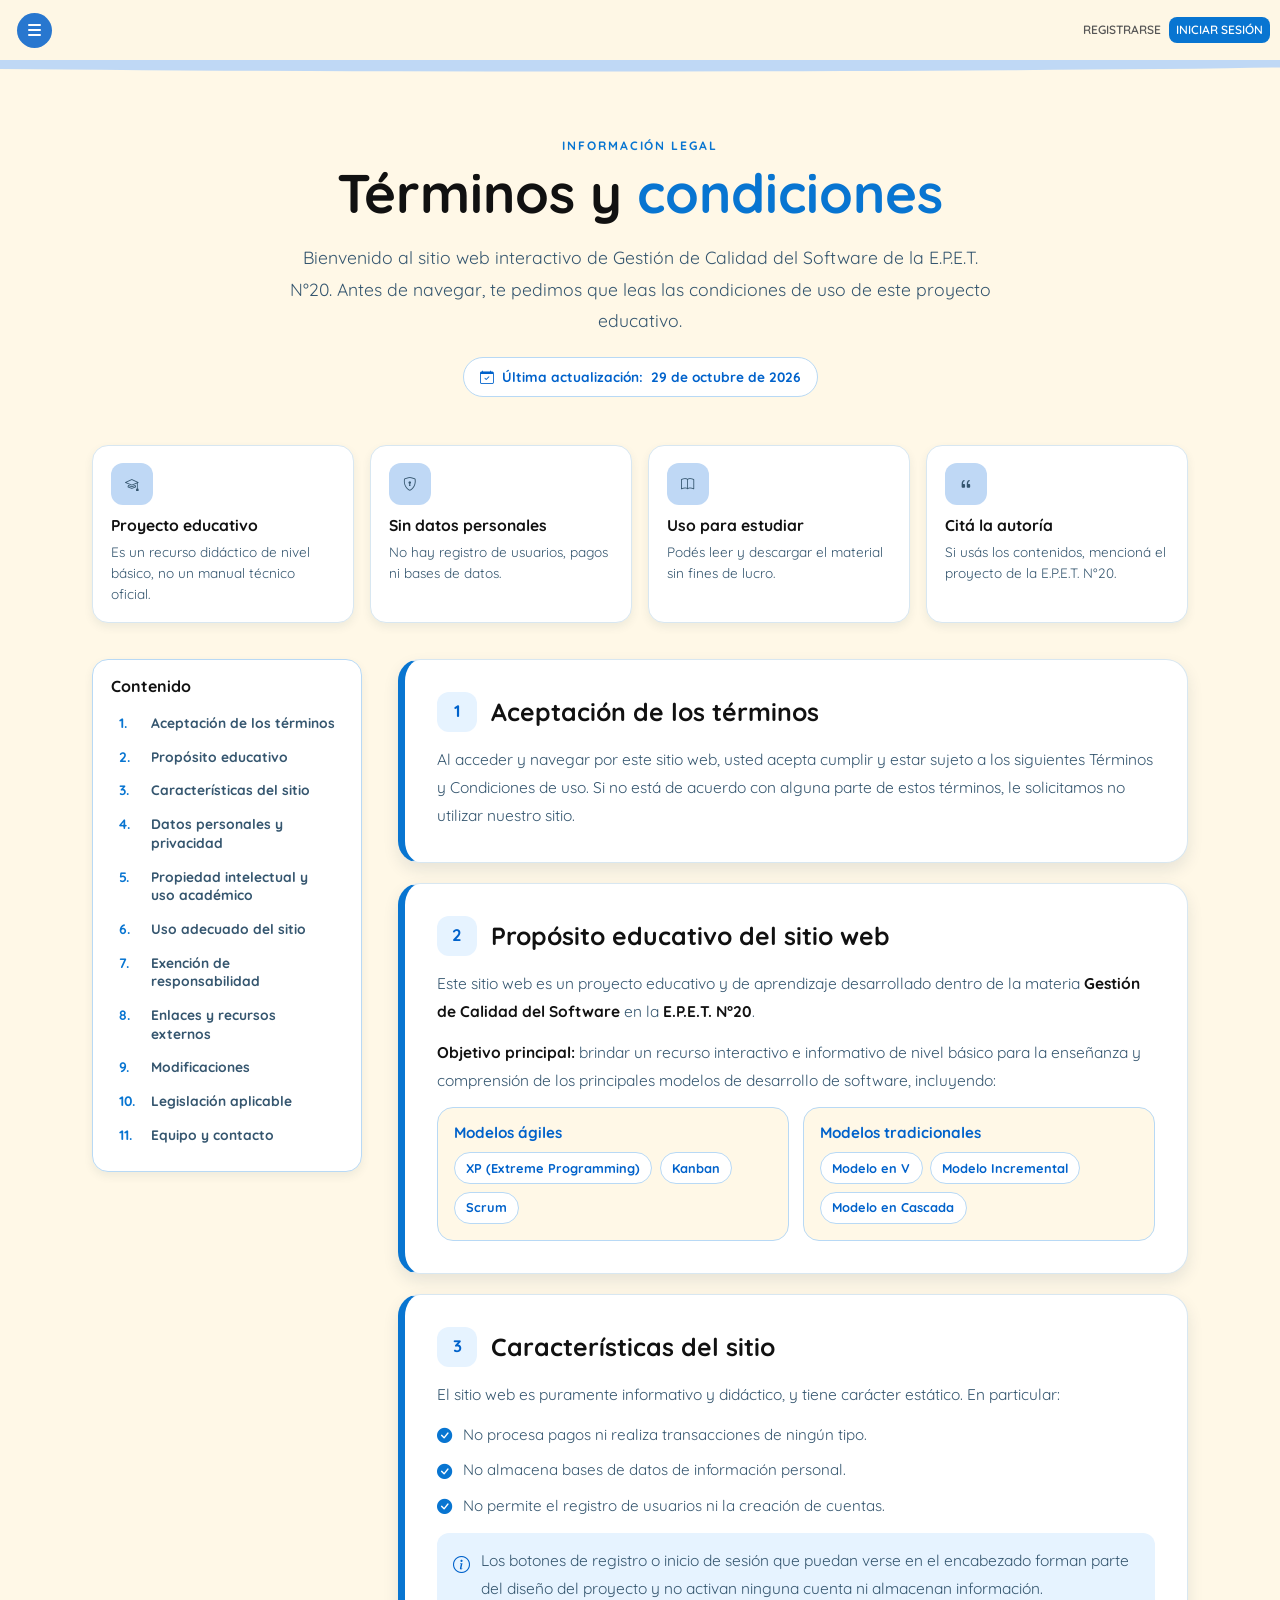
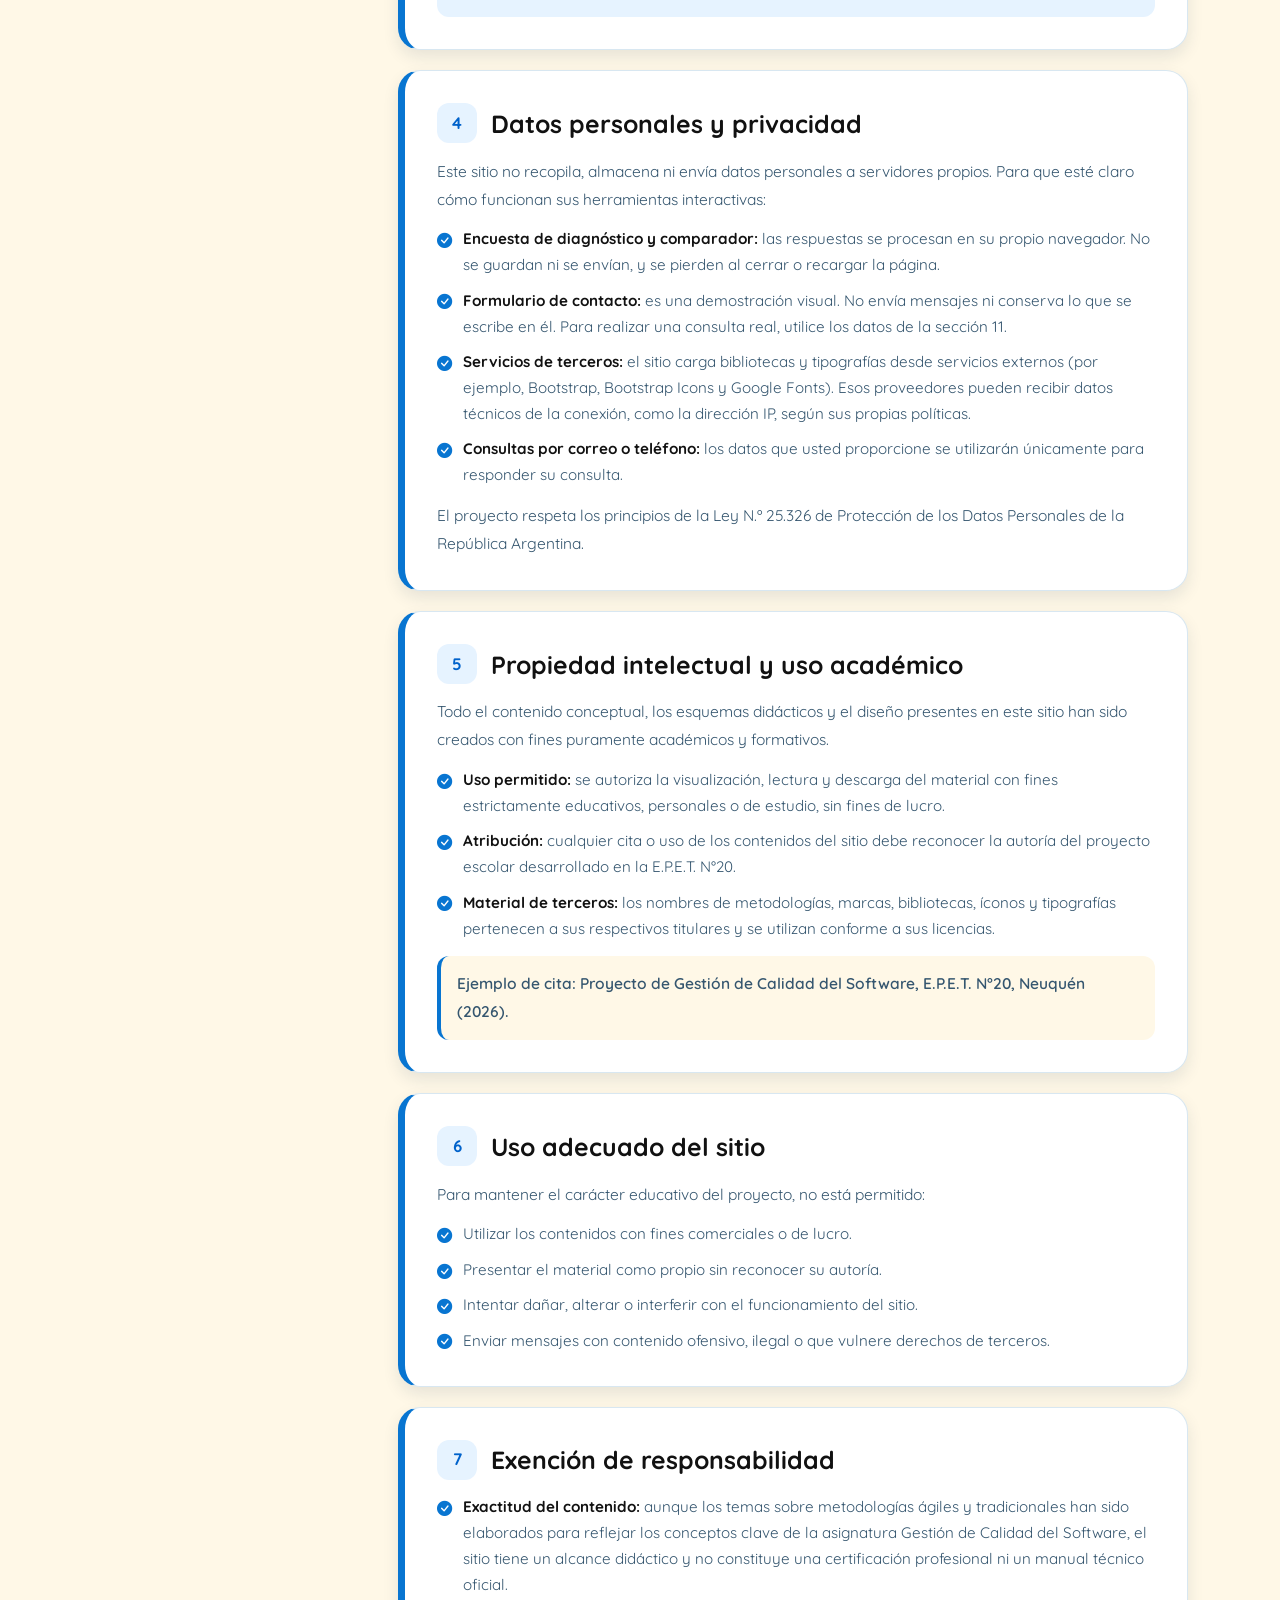
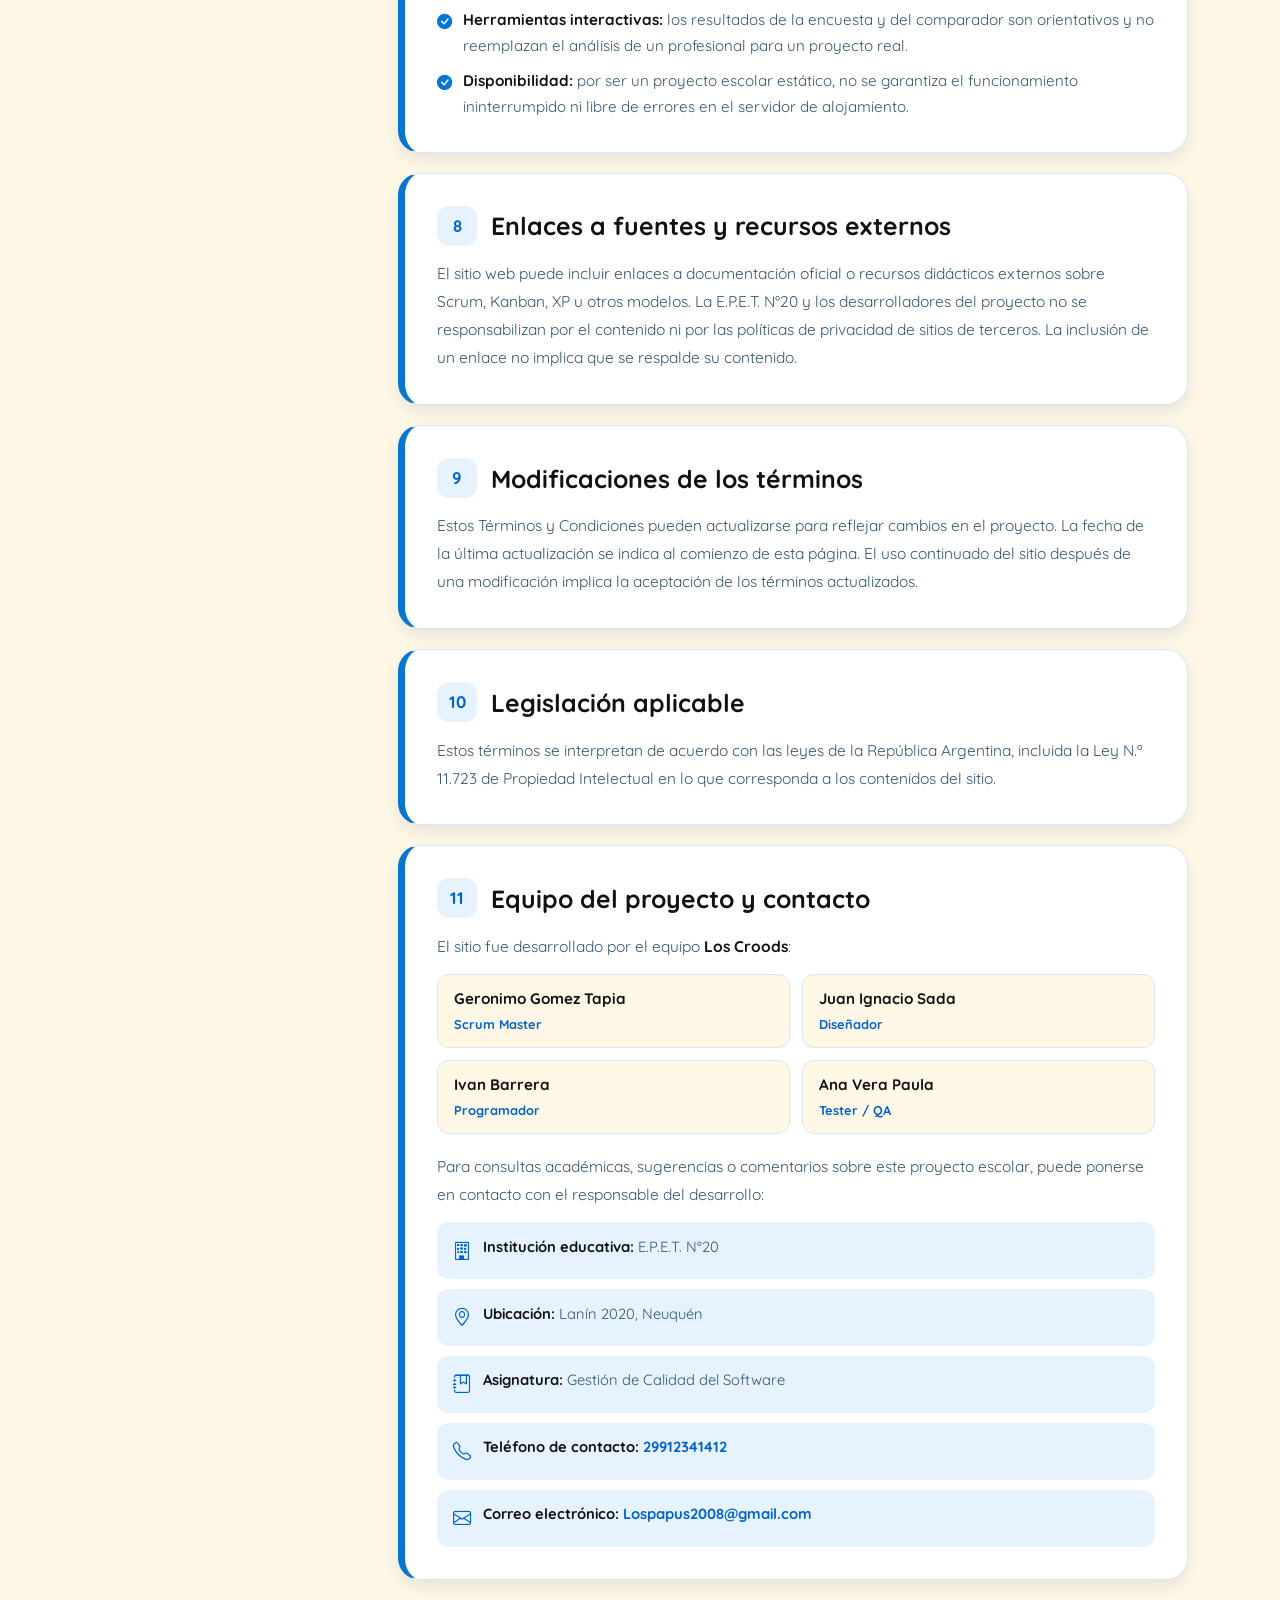
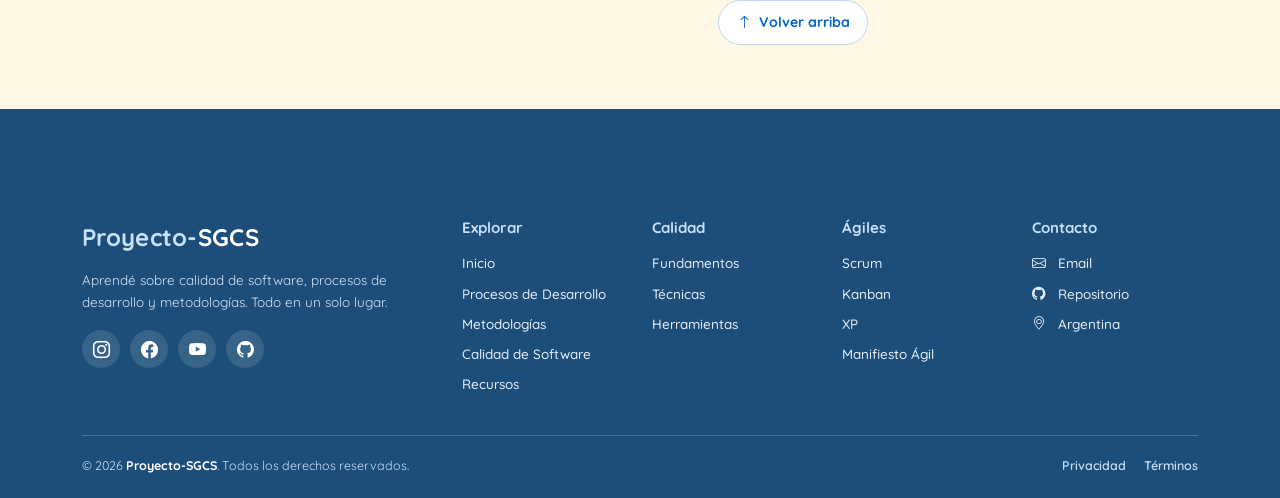
<file: terminos.html>
<!doctype html>
<html lang="es">
<head>
    <meta charset="UTF-8">
    <meta name="viewport" content="width=device-width, initial-scale=1.0">
    <meta name="description" content="Términos y condiciones de uso del sitio web educativo de Gestión de Calidad del Software de la E.P.E.T. N°20.">
    <title>Términos y condiciones - Proyecto-SGCS</title>

    <!-- Bootstrap y Bootstrap Icons. -->
    <link href="https://cdn.jsdelivr.net/npm/bootstrap@5.3.3/dist/css/bootstrap.min.css" rel="stylesheet">
    <link href="https://cdn.jsdelivr.net/npm/bootstrap-icons@1.11.3/font/bootstrap-icons.min.css" rel="stylesheet">
    <link href="https://fonts.googleapis.com/css2?family=Quicksand:wght@400;500;600;700;800&display=swap" rel="stylesheet">

    <!-- Estilos compartidos y estilos exclusivos de esta página. -->
    <link rel="stylesheet" href="css/style-header.css">
    <link rel="stylesheet" href="css/style-footer.css">
    <link rel="stylesheet" href="css/style-terminos.css">

    <!-- Scripts del proyecto. -->
    <script src="https://cdn.jsdelivr.net/npm/bootstrap@5.3.3/dist/js/bootstrap.bundle.min.js" defer></script>
    <script src="main.js" defer></script>
</head>
<body>
    <!-- Encabezado compartido del Proyecto-SGCS. -->
    <header id="header-container"></header>

    <main class="terminos-page">

        <!-- Presentación de la página. -->
        <section id="inicio-terminos" class="terminos-hero" aria-labelledby="terminos-title">
            <div class="container terminos-container">
                <span class="terminos-eyebrow">INFORMACIÓN LEGAL</span>
                <h1 id="terminos-title" class="terminos-title">Términos y <span>condiciones</span></h1>
                <p class="terminos-lead">
                    Bienvenido al sitio web interactivo de Gestión de Calidad del Software de la E.P.E.T. N°20. Antes de navegar, te pedimos que leas las condiciones de uso de este proyecto educativo.
                </p>
                <p class="terminos-updated">
                    <i class="bi bi-calendar-check" aria-hidden="true"></i>
                    Última actualización: <time datetime="2026-10-29">29 de octubre de 2026</time>
                </p>
            </div>
        </section>

        <!-- Resumen rápido, solo orientativo: el texto completo está en las secciones. -->
        <section class="terminos-summary" aria-labelledby="resumen-title">
            <div class="container terminos-container">
                <h2 id="resumen-title" class="visually-hidden">Resumen en pocas palabras</h2>
                <ul class="summary-grid">
                    <li class="summary-item">
                        <span class="summary-icon" aria-hidden="true"><i class="bi bi-mortarboard"></i></span>
                        <strong>Proyecto educativo</strong>
                        <span>Es un recurso didáctico de nivel básico, no un manual técnico oficial.</span>
                    </li>
                    <li class="summary-item">
                        <span class="summary-icon" aria-hidden="true"><i class="bi bi-shield-lock"></i></span>
                        <strong>Sin datos personales</strong>
                        <span>No hay registro de usuarios, pagos ni bases de datos.</span>
                    </li>
                    <li class="summary-item">
                        <span class="summary-icon" aria-hidden="true"><i class="bi bi-book"></i></span>
                        <strong>Uso para estudiar</strong>
                        <span>Podés leer y descargar el material sin fines de lucro.</span>
                    </li>
                    <li class="summary-item">
                        <span class="summary-icon" aria-hidden="true"><i class="bi bi-quote"></i></span>
                        <strong>Citá la autoría</strong>
                        <span>Si usás los contenidos, mencioná el proyecto de la E.P.E.T. N°20.</span>
                    </li>
                </ul>
            </div>
        </section>

        <!-- Índice y contenido completo. -->
        <div class="container terminos-container terminos-layout">

            <aside class="terminos-aside">
                <nav class="terminos-index" aria-label="Índice de términos y condiciones">
                    <h2>Contenido</h2>
                    <ol>
                        <li><a href="#aceptacion">Aceptación de los términos</a></li>
                        <li><a href="#proposito">Propósito educativo</a></li>
                        <li><a href="#caracteristicas">Características del sitio</a></li>
                        <li><a href="#privacidad">Datos personales y privacidad</a></li>
                        <li><a href="#propiedad">Propiedad intelectual y uso académico</a></li>
                        <li><a href="#uso">Uso adecuado del sitio</a></li>
                        <li><a href="#responsabilidad">Exención de responsabilidad</a></li>
                        <li><a href="#enlaces">Enlaces y recursos externos</a></li>
                        <li><a href="#modificaciones">Modificaciones</a></li>
                        <li><a href="#legislacion">Legislación aplicable</a></li>
                        <li><a href="#contacto">Equipo y contacto</a></li>
                    </ol>
                </nav>
            </aside>

            <div class="terminos-content">

                <!-- 1 -->
                <section id="aceptacion" class="legal-section" aria-labelledby="t1-title">
                    <div class="legal-head">
                        <span class="legal-num" aria-hidden="true">1</span>
                        <h2 id="t1-title">Aceptación de los términos</h2>
                    </div>
                    <p>Al acceder y navegar por este sitio web, usted acepta cumplir y estar sujeto a los siguientes Términos y Condiciones de uso. Si no está de acuerdo con alguna parte de estos términos, le solicitamos no utilizar nuestro sitio.</p>
                </section>

                <!-- 2 -->
                <section id="proposito" class="legal-section" aria-labelledby="t2-title">
                    <div class="legal-head">
                        <span class="legal-num" aria-hidden="true">2</span>
                        <h2 id="t2-title">Propósito educativo del sitio web</h2>
                    </div>
                    <p>Este sitio web es un proyecto educativo y de aprendizaje desarrollado dentro de la materia <strong>Gestión de Calidad del Software</strong> en la <strong>E.P.E.T. N°20</strong>.</p>
                    <p><strong>Objetivo principal:</strong> brindar un recurso interactivo e informativo de nivel básico para la enseñanza y comprensión de los principales modelos de desarrollo de software, incluyendo:</p>

                    <div class="modelos-grid">
                        <div class="modelo-card">
                            <h3>Modelos ágiles</h3>
                            <ul class="chips">
                                <li>XP (Extreme Programming)</li>
                                <li>Kanban</li>
                                <li>Scrum</li>
                            </ul>
                        </div>
                        <div class="modelo-card">
                            <h3>Modelos tradicionales</h3>
                            <ul class="chips">
                                <li>Modelo en V</li>
                                <li>Modelo Incremental</li>
                                <li>Modelo en Cascada</li>
                            </ul>
                        </div>
                    </div>
                </section>

                <!-- 3 -->
                <section id="caracteristicas" class="legal-section" aria-labelledby="t3-title">
                    <div class="legal-head">
                        <span class="legal-num" aria-hidden="true">3</span>
                        <h2 id="t3-title">Características del sitio</h2>
                    </div>
                    <p>El sitio web es puramente informativo y didáctico, y tiene carácter estático. En particular:</p>
                    <ul class="legal-list">
                        <li>No procesa pagos ni realiza transacciones de ningún tipo.</li>
                        <li>No almacena bases de datos de información personal.</li>
                        <li>No permite el registro de usuarios ni la creación de cuentas.</li>
                    </ul>
                    <p class="legal-note">
                        <i class="bi bi-info-circle" aria-hidden="true"></i>
                        <span>Los botones de registro o inicio de sesión que puedan verse en el encabezado forman parte del diseño del proyecto y no activan ninguna cuenta ni almacenan información.</span>
                    </p>
                </section>

                <!-- 4 -->
                <section id="privacidad" class="legal-section" aria-labelledby="t4-title">
                    <div class="legal-head">
                        <span class="legal-num" aria-hidden="true">4</span>
                        <h2 id="t4-title">Datos personales y privacidad</h2>
                    </div>
                    <p>Este sitio no recopila, almacena ni envía datos personales a servidores propios. Para que esté claro cómo funcionan sus herramientas interactivas:</p>
                    <ul class="legal-list">
                        <li><strong>Encuesta de diagnóstico y comparador:</strong> las respuestas se procesan en su propio navegador. No se guardan ni se envían, y se pierden al cerrar o recargar la página.</li>
                        <li><strong>Formulario de contacto:</strong> es una demostración visual. No envía mensajes ni conserva lo que se escribe en él. Para realizar una consulta real, utilice los datos de la sección 11.</li>
                        <li><strong>Servicios de terceros:</strong> el sitio carga bibliotecas y tipografías desde servicios externos (por ejemplo, Bootstrap, Bootstrap Icons y Google Fonts). Esos proveedores pueden recibir datos técnicos de la conexión, como la dirección IP, según sus propias políticas.</li>
                        <li><strong>Consultas por correo o teléfono:</strong> los datos que usted proporcione se utilizarán únicamente para responder su consulta.</li>
                    </ul>
                    <p>El proyecto respeta los principios de la Ley N.º 25.326 de Protección de los Datos Personales de la República Argentina.</p>
                </section>

                <!-- 5 -->
                <section id="propiedad" class="legal-section" aria-labelledby="t5-title">
                    <div class="legal-head">
                        <span class="legal-num" aria-hidden="true">5</span>
                        <h2 id="t5-title">Propiedad intelectual y uso académico</h2>
                    </div>
                    <p>Todo el contenido conceptual, los esquemas didácticos y el diseño presentes en este sitio han sido creados con fines puramente académicos y formativos.</p>
                    <ul class="legal-list">
                        <li><strong>Uso permitido:</strong> se autoriza la visualización, lectura y descarga del material con fines estrictamente educativos, personales o de estudio, sin fines de lucro.</li>
                        <li><strong>Atribución:</strong> cualquier cita o uso de los contenidos del sitio debe reconocer la autoría del proyecto escolar desarrollado en la E.P.E.T. N°20.</li>
                        <li><strong>Material de terceros:</strong> los nombres de metodologías, marcas, bibliotecas, íconos y tipografías pertenecen a sus respectivos titulares y se utilizan conforme a sus licencias.</li>
                    </ul>
                    <p class="cita-ejemplo">Ejemplo de cita: Proyecto de Gestión de Calidad del Software, E.P.E.T. N°20, Neuquén (2026).</p>
                </section>

                <!-- 6 -->
                <section id="uso" class="legal-section" aria-labelledby="t6-title">
                    <div class="legal-head">
                        <span class="legal-num" aria-hidden="true">6</span>
                        <h2 id="t6-title">Uso adecuado del sitio</h2>
                    </div>
                    <p>Para mantener el carácter educativo del proyecto, no está permitido:</p>
                    <ul class="legal-list">
                        <li>Utilizar los contenidos con fines comerciales o de lucro.</li>
                        <li>Presentar el material como propio sin reconocer su autoría.</li>
                        <li>Intentar dañar, alterar o interferir con el funcionamiento del sitio.</li>
                        <li>Enviar mensajes con contenido ofensivo, ilegal o que vulnere derechos de terceros.</li>
                    </ul>
                </section>

                <!-- 7 -->
                <section id="responsabilidad" class="legal-section" aria-labelledby="t7-title">
                    <div class="legal-head">
                        <span class="legal-num" aria-hidden="true">7</span>
                        <h2 id="t7-title">Exención de responsabilidad</h2>
                    </div>
                    <ul class="legal-list">
                        <li><strong>Exactitud del contenido:</strong> aunque los temas sobre metodologías ágiles y tradicionales han sido elaborados para reflejar los conceptos clave de la asignatura Gestión de Calidad del Software, el sitio tiene un alcance didáctico y no constituye una certificación profesional ni un manual técnico oficial.</li>
                        <li><strong>Herramientas interactivas:</strong> los resultados de la encuesta y del comparador son orientativos y no reemplazan el análisis de un profesional para un proyecto real.</li>
                        <li><strong>Disponibilidad:</strong> por ser un proyecto escolar estático, no se garantiza el funcionamiento ininterrumpido ni libre de errores en el servidor de alojamiento.</li>
                    </ul>
                </section>

                <!-- 8 -->
                <section id="enlaces" class="legal-section" aria-labelledby="t8-title">
                    <div class="legal-head">
                        <span class="legal-num" aria-hidden="true">8</span>
                        <h2 id="t8-title">Enlaces a fuentes y recursos externos</h2>
                    </div>
                    <p>El sitio web puede incluir enlaces a documentación oficial o recursos didácticos externos sobre Scrum, Kanban, XP u otros modelos. La E.P.E.T. N°20 y los desarrolladores del proyecto no se responsabilizan por el contenido ni por las políticas de privacidad de sitios de terceros. La inclusión de un enlace no implica que se respalde su contenido.</p>
                </section>

                <!-- 9 -->
                <section id="modificaciones" class="legal-section" aria-labelledby="t9-title">
                    <div class="legal-head">
                        <span class="legal-num" aria-hidden="true">9</span>
                        <h2 id="t9-title">Modificaciones de los términos</h2>
                    </div>
                    <p>Estos Términos y Condiciones pueden actualizarse para reflejar cambios en el proyecto. La fecha de la última actualización se indica al comienzo de esta página. El uso continuado del sitio después de una modificación implica la aceptación de los términos actualizados.</p>
                </section>

                <!-- 10 -->
                <section id="legislacion" class="legal-section" aria-labelledby="t10-title">
                    <div class="legal-head">
                        <span class="legal-num" aria-hidden="true">10</span>
                        <h2 id="t10-title">Legislación aplicable</h2>
                    </div>
                    <p>Estos términos se interpretan de acuerdo con las leyes de la República Argentina, incluida la Ley N.º 11.723 de Propiedad Intelectual en lo que corresponda a los contenidos del sitio.</p>
                </section>

                <!-- 11 -->
                <section id="contacto" class="legal-section" aria-labelledby="t11-title">
                    <div class="legal-head">
                        <span class="legal-num" aria-hidden="true">11</span>
                        <h2 id="t11-title">Equipo del proyecto y contacto</h2>
                    </div>
                    <p>El sitio fue desarrollado por el equipo <strong>Los Croods</strong>:</p>
                    <ul class="team-list">
                        <li><strong>Geronimo Gomez Tapia</strong><span>Scrum Master</span></li>
                        <li><strong>Juan Ignacio Sada</strong><span>Diseñador</span></li>
                        <li><strong>Ivan Barrera</strong><span>Programador</span></li>
                        <li><strong>Ana Vera Paula</strong><span>Tester / QA</span></li>
                    </ul>

                    <p>Para consultas académicas, sugerencias o comentarios sobre este proyecto escolar, puede ponerse en contacto con el responsable del desarrollo:</p>
                    <ul class="contact-list">
                        <li><i class="bi bi-building" aria-hidden="true"></i><span><strong>Institución educativa:</strong> E.P.E.T. N°20</span></li>
                        <li><i class="bi bi-geo-alt" aria-hidden="true"></i><span><strong>Ubicación:</strong> Lanín 2020, Neuquén</span></li>
                        <li><i class="bi bi-journal-bookmark" aria-hidden="true"></i><span><strong>Asignatura:</strong> Gestión de Calidad del Software</span></li>
                        <li><i class="bi bi-telephone" aria-hidden="true"></i><span><strong>Teléfono de contacto:</strong> <a href="https://www.youtube.com/shorts/1cJIeAVcJKs">29912341412</a></span></li>
                        <li><i class="bi bi-envelope" aria-hidden="true"></i><span><strong>Correo electrónico:</strong> <a href="https://www.youtube.com/shorts/0mQ9HypFdUI">Lospapus2008@gmail.com</a></span></li>
                    </ul>
                </section>

                <a class="volver-arriba" href="#inicio-terminos">
                    <i class="bi bi-arrow-up" aria-hidden="true"></i> Volver arriba
                </a>
            </div>
        </div>
    </main>
<footer id="footer"></footer>
</body>
</html>
</file>
<file: css/style-header.css>
.header-container {
    height: 60px;
    background-color: #fef7e5;
    display: flex;
    align-items: center;
    justify-content: space-between;
    padding: 0 10px 0 17px;
    position: relative;
    z-index: 1000;
    font-family: Quicksand, sans-serif;
}

/* BOTÓN DEL MENÚ */

.nav-container {
    position: relative;
}

.nav-btn {
    width: 35px;
    height: 35px;
    border: none;
    border-radius: 50%;
    background-color: #2877cf;
    display: flex;
    flex-direction: column;
    justify-content: center;
    align-items: center;
    gap: 3px;
    padding: 0;
    cursor: pointer;
}

.nav-btn span {
    display: block;
    width: 13px;
    height: 2px;
    background-color: white;
    border-radius: 2px;
}


/*MENÚ DESPLEGABLE*/

.menu-principal {
    position: absolute;
    top: 40px;
    left: 0;
    width: 230px;
    background-color: white;
    border-radius: 9px;
    padding: 10px;
    box-shadow: 0 4px 10px rgba(0, 0, 0, 0.15);
}

.menu-principal ul {
    margin: 0;
    padding: 0;
}

.menu-principal li {
    margin-bottom: 4px;
}

.menu-principal li:last-child {
    margin-bottom: 0;
}

.menu-principal a {
    display: block;
    color: #333;
    text-decoration: none;
    font-size: 13px;
    font-weight: 600;
    padding: 8px 10px;
    border-radius: 5px;
}


/* EFECTO HOVER MENÚ */
.menu-principal a:hover {
    color: #0062cb;
}

.menu-principal a::after {
    content: "";
    position: relative;
    display: flex;
    width: 100%;
    transform: scaleX(0);
    height: 2px;
    bottom: 0;
    left: 0;
    background-color: #0062cb;
    transform-origin: bottom left;
    transition: transform 0.25s ease-out;
}

.menu-principal a:hover::after {
    transform: scaleX(1);
    transform-origin: bottom left;
}

/* LOGIN / REGISTRO */

.login-container {
    display: flex;
    align-items: center;
    gap: 8px;
}

.login-container a {
    text-decoration: none;
    font-size: 12px;
    font-weight: 600;
}

.registrarse-link {
    color: #555;
}

.login-link {
    background-color: #0875d1;
    color: white;
    padding: 4px 7px;
    border-radius: 8px;
}

.login-link:hover {
    background-color: #0561ad;
    color: white;
}
</file>
<file: css/style-footer.css>
/* Archivo: style-footer.css
   Define los estilos del componente componentes/footer.html.
   Mantiene la misma paleta de colores y tipografía que el header y el index. */

/* FOOTER: establece el fondo, el color del texto, el espacio superior y la tipografía general. */
#footer {
    background-color: #1d4d79;
    color: #e6f0fb;
    padding: 55px 0 0;
    font-family: Quicksand, sans-serif;
}

/* FOOTER PRINCIPAL: ajusta la separación horizontal y vertical entre las columnas y agrega espacio inferior. */
.footer-main {
    --bs-gutter-x: 1.5rem;
    --bs-gutter-y: 2rem;
    padding-bottom: 40px;
}

/* MARCA: configura la apariencia del nombre y logo del proyecto. */
.footer-logo {
    display: inline-block;
    margin-bottom: 14px;
    color: #ffffff;
    text-decoration: none;
    font-size: 24px;
    font-weight: 700;
    letter-spacing: 0.3px;
}

/* RESALTE DEL LOGO: aplica un color más suave a la primera parte del nombre. */
.footer-logo span {
    color: #c9e1f8;
}

/* HOVER DEL LOGO: reduce ligeramente la opacidad cuando el usuario pasa el cursor. */
.footer-logo:hover {
    color: #ffffff;
    opacity: 0.9;
}

/* DESCRIPCIÓN: limita el ancho del texto y define su tamaño, separación y altura de línea. */
.footer-brand p {
    max-width: 340px;
    margin: 0 0 18px;
    font-size: 13.5px;
    line-height: 1.6;
    color: #d3e4f6;
}

/* REDES SOCIALES: organiza los íconos en una fila con separación entre ellos. */
.footer-social {
    display: flex;
    gap: 10px;
}

/* ENLACES SOCIALES: crea botones circulares y centra los íconos dentro de cada uno. */
.footer-social a {
    width: 38px;
    height: 38px;
    border-radius: 50%;
    background-color: rgba(255, 255, 255, 0.12);
    color: #ffffff;
    display: flex;
    align-items: center;
    justify-content: center;
    font-size: 17px;
    text-decoration: none;
    transition: background-color 0.2s ease, transform 0.2s ease;
}

/* HOVER SOCIAL: cambia el fondo y eleva ligeramente el botón al pasar el cursor. */
.footer-social a:hover {
    background-color: #0875d1;
    transform: translateY(-3px);
}

/* ACCESIBILIDAD: muestra un contorno visible al navegar con el teclado por los enlaces y el logo. */
.footer-social a:focus-visible,
.footer-column a:focus-visible,
.footer-bottom-links a:focus-visible,
.footer-logo:focus-visible {
    outline: 3px solid #c9e1f8;
    outline-offset: 3px;
    border-radius: 4px;
}

/* CONTORNO SOCIAL: mantiene la forma circular del contorno de los botones de redes sociales. */
.footer-social a:focus-visible {
    border-radius: 50%;
}

/* COLUMNAS DE ENLACES: organiza los enlaces verticalmente y establece el espacio entre ellos. */
.footer-column {
    display: flex;
    flex-direction: column;
    gap: 10px;
}

/* TÍTULOS: define el margen, el tamaño, el grosor y el color de los encabezados de cada columna. */
.footer-column h3 {
    margin: 0 0 6px;
    font-size: 15px;
    font-weight: 700;
    color: #c9e1f8;
}

/* ENLACES: ajusta la posición, el ancho, el color, el tamaño y la transición de los enlaces. */
.footer-column a {
    position: relative;
    width: fit-content;
    color: #e6f0fb;
    text-decoration: none;
    font-size: 13.5px;
    font-weight: 500;
    transition: color 0.2s ease;
}

/* SUBRAYADO: crea una línea debajo de cada enlace que inicialmente permanece oculta. */
.footer-column a::after {
    content: "";
    position: absolute;
    left: 0;
    bottom: -2px;
    width: 100%;
    height: 2px;
    background-color: #c9e1f8;
    transform: scaleX(0);
    transform-origin: bottom left;
    transition: transform 0.25s ease-out;
}

/* HOVER DE ENLACES: aclara el texto cuando el cursor pasa por encima. */
.footer-column a:hover {
    color: #ffffff;
}

/* ANIMACIÓN DEL SUBRAYADO: expande la línea desde la izquierda al pasar el cursor. */
.footer-column a:hover::after {
    transform: scaleX(1);
}

/* DIVISOR: crea una línea horizontal semitransparente entre las columnas y el pie inferior. */
.footer-divider {
    height: 1px;
    background-color: rgba(255, 255, 255, 0.2);
}

/* PIE INFERIOR: distribuye el texto legal y los enlaces en extremos opuestos y permite que bajen de línea. */
.footer-bottom {
    display: flex;
    align-items: center;
    justify-content: space-between;
    flex-wrap: wrap;
    gap: 10px;
    padding: 20px 0 24px;
}

/* TEXTO LEGAL: elimina el margen y define el tamaño y el color del texto inferior. */
.footer-bottom p {
    margin: 0;
    font-size: 12.5px;
    color: #c9e1f8;
}

/* NOMBRE DEL PROYECTO: destaca el texto que aparece en negrita dentro del aviso legal. */
.footer-bottom strong {
    color: #ffffff;
}

/* ENLACES LEGALES: organiza los enlaces de privacidad y términos en una fila. */
.footer-bottom-links {
    display: flex;
    gap: 18px;
}

/* ESTILOS DE ENLACES LEGALES: define el color, el tamaño, el grosor y la transición del texto. */
.footer-bottom-links a {
    color: #c9e1f8;
    text-decoration: none;
    font-size: 12.5px;
    font-weight: 600;
    transition: color 0.2s ease;
}

/* HOVER LEGAL: cambia el color y agrega un subrayado al pasar el cursor. */
.footer-bottom-links a:hover {
    color: #ffffff;
    text-decoration: underline;
}

/* RESPONSIVE: adapta el footer para pantallas pequeñas de hasta 575 píxeles de ancho. */
@media (max-width: 575px) {

    /* Reduce el espacio superior del footer en dispositivos pequeños. */
    #footer {
        padding-top: 40px;
    }

    /* Centra el contenido de la marca. */
    .footer-brand {
        text-align: center;
    }

    /* Centra la descripción aprovechando los márgenes automáticos. */
    .footer-brand p {
        margin-left: auto;
        margin-right: auto;
    }

    /* Centra los íconos de las redes sociales. */
    .footer-social {
        justify-content: center;
    }

    /* Coloca el texto legal y los enlaces uno debajo del otro y los centra. */
    .footer-bottom {
        flex-direction: column;
        text-align: center;
    }
}

/* ACCESIBILIDAD: desactiva las transiciones animadas si el usuario prefiere reducir el movimiento. */
@media (prefers-reduced-motion: reduce) {

    /* Elimina las transiciones de los botones sociales, los enlaces y sus subrayados. */
    .footer-social a,
    .footer-column a,
    .footer-column a::after {
        transition: none;
    }
}
</file>
<file: css/style-index.css>
/* ===== Variables de la página de inicio ===== */
:root {
  --idx-primary: #0875d1;
  --idx-primary-dark: #0062cb;
  --idx-primary-soft: #e6f3ff;
  --idx-blue-bg: #c9e1f8;
  --idx-blue-ink: #1d4d79;
  --idx-cream: #fff8e7;
  --idx-white: #ffffff;
  --idx-text: #111111;
  --idx-text-soft: #35566f;
  --idx-border: #d8e7f1;
  --idx-shadow-sm: 0 4px 10px rgba(20, 50, 75, 0.08);
  --idx-shadow-md: 0 8px 18px rgba(20, 50, 75, 0.14);
  --idx-shadow-lg: 0 14px 28px rgba(20, 50, 75, 0.2);
  --idx-radius-md: 16px;
  --idx-radius-lg: 22px;
  --idx-transition: 0.25s ease;
}

/* ===== Estilos generales ===== */
* {
  margin: 0;
  padding: 0;
  box-sizing: border-box;
}

html {
  scroll-behavior: smooth;
}

body {
  font-family: "Quicksand", sans-serif;
  line-height: 1.55;
  color: var(--idx-text);
}

/* ===== Hero ===== */
.hero {
  display: flex;
  align-items: center;
  width: 100%;
  min-height: clamp(360px, 58vh, 520px);
  padding: clamp(1rem, 3vw, 2.5rem) 50% clamp(1rem, 3vw, 2.5rem) clamp(1rem, 4vw, 3rem);
  background-image: url("../imgs/heroFondo.png");
  background-size: cover;
  background-repeat: no-repeat;
  background-position: center;
}

.hero-container {
  display: flex;
  flex-direction: column;
  justify-content: center;
  align-items: center;
  gap: clamp(1rem, 2vw, 1.5rem);
  width: 100%;
  padding: 10px;
  text-align: center;
}

/* Título principal: tamaño adaptable a cada resolución. */
.hero-title {
  margin: 0;
  color: var(--idx-text);
  font-size: clamp(2.1rem, 1.2rem + 3vw, 4rem);
  font-weight: 700;
  line-height: 1.1;
  text-wrap: balance;
}

.hero-title span {
  color: var(--idx-primary);
}

/* Descripción bajo el título del hero. */
.hero-description {
  max-width: 34rem;
  color: var(--idx-text);
  font-size: clamp(0.95rem, 0.85rem + 0.4vw, 1.1rem);
  font-weight: 600;
  line-height: 1.65;
}

/* El enlace envuelve al botón: el foco por teclado recae en él. */
.hero-btn {
  border-radius: 999px;
  text-decoration: none;
}

.hero-btn:focus-visible {
  outline: 3px solid var(--idx-primary);
  outline-offset: 3px;
}

.hero-btn:focus-visible .hero-btn-text {
  background-color: var(--idx-white);
  color: var(--idx-primary);
  transform: translateY(-2px);
  box-shadow: var(--idx-shadow-md);
}

/* Botón del hero. */
.hero-btn-text {
  display: inline-flex;
  align-items: center;
  gap: 0.5rem;
  padding: 0.6rem 1.3rem;
  border: 1px solid var(--idx-primary);
  border-radius: 999px;
  background-color: var(--idx-primary);
  color: var(--idx-white);
  font-size: 0.95rem;
  font-weight: 700;
  text-decoration: none;
  box-shadow: var(--idx-shadow-sm);
  transition:
    background-color var(--idx-transition),
    color var(--idx-transition),
    transform var(--idx-transition),
    box-shadow var(--idx-transition);
}

.hero-btn-text:hover,
.hero-btn-text:focus-visible {
  background-color: var(--idx-white);
  color: var(--idx-primary);
  transform: translateY(-2px);
  box-shadow: var(--idx-shadow-md);
}

.hero-btn-text:focus-visible,
.card-link:focus-visible {
  outline: 3px solid var(--idx-primary);
  outline-offset: 3px;
}

/* ===== Sección de tarjetas ===== */
.cards-section {
  position: relative;
  padding: clamp(1.5rem, 4vw, 2.5rem) 0 clamp(2.5rem, 5vw, 3.5rem);
  background-color: var(--idx-cream);
  overflow: hidden;
}

.card-container {
  position: relative;
  z-index: 2;
}

/* Encabezado de la sección de tarjetas. */
.section-heading-index {
  position: relative;
  z-index: 2;
  max-width: 760px;
  margin: 0 auto clamp(1.5rem, 3vw, 2.25rem);
  text-align: center;
  scroll-margin-top: 1rem;
}

.section-eyebrow {
  display: inline-block;
  margin-bottom: 0.35rem;
  color: var(--idx-primary);
  font-size: 0.75rem;
  font-weight: 800;
  letter-spacing: 0.16em;
}

.section-title-index {
  color: var(--idx-text);
  font-size: clamp(1.6rem, 3.2vw, 2.3rem);
  font-weight: 800;
  line-height: 1.2;
  text-wrap: balance;
}

.section-title-index span {
  color: var(--idx-primary);
}

.section-lead-index {
  margin-top: 0.6rem;
  color: var(--idx-text-soft);
  font-size: 0.98rem;
  line-height: 1.7;
}

.card-container .card {
  display: flex;
  flex-direction: column;
  height: 100%;
  min-height: 190px;
  padding: 1.25rem 1.25rem 1.1rem;
  border: 1px solid var(--idx-border);
  border-radius: var(--idx-radius-lg);
  background-color: var(--idx-white);
  box-shadow: var(--idx-shadow-md);
  transition:
    transform var(--idx-transition),
    box-shadow var(--idx-transition),
    border-color var(--idx-transition);
}

.card-container .card:hover,
.card-container .card:focus-within {
  transform: translateY(-6px);
  border-color: var(--idx-primary);
  box-shadow: var(--idx-shadow-lg);
}

/* Icono de cada tarjeta. */
.card-icon {
  display: flex;
  align-items: center;
  justify-content: center;
  width: 46px;
  height: 46px;
  margin-bottom: 0.85rem;
  border-radius: 14px;
  background-color: var(--idx-blue-bg);
  color: var(--idx-blue-ink);
  transition:
    background-color var(--idx-transition),
    color var(--idx-transition),
    transform var(--idx-transition);
}

.card-icon i {
  font-size: 1.4rem;
}

.card-container .card:hover .card-icon {
  background-color: var(--idx-primary);
  color: var(--idx-white);
  transform: scale(1.06);
}

.cardTitle {
  margin: 0;
  color: var(--idx-text);
  font-size: 1.1rem;
  font-weight: 800;
  line-height: 1.25;
}

.card-container .text {
  flex-grow: 1;
  margin: 0.5rem 0 1rem;
  color: var(--idx-text-soft);
  font-size: 0.9rem;
  line-height: 1.6;
}

/* Enlace de cada tarjeta. */
.card-link {
  display: inline-flex;
  align-items: center;
  align-self: flex-start;
  gap: 0.4rem;
  color: var(--idx-primary-dark);
  font-size: 0.92rem;
  font-weight: 800;
  text-decoration: none;
  transition:
    color var(--idx-transition),
    gap var(--idx-transition);
}

.card-link i {
  margin-left: 0;
  font-size: 0.85rem;
  transition: transform var(--idx-transition);
}

.card-link:hover,
.card-link:focus-visible {
  color: var(--idx-primary);
  gap: 0.65rem;
}

.card-link:hover i {
  transform: translateX(2px);
}

/* ===== Responsive ===== */

/* Tablet. */
@media (max-width: 991px) {
  .card-container .card {
    min-height: 170px;
  }
}

/* Hero: el contenido pasa a una tarjeta de vidrio centrada. */
@media (max-width: 850px) {
  .hero {
    flex-direction: column;
    justify-content: center;
    padding: 10%;
  }

  .hero-container {
    padding: clamp(1rem, 4vw, 1.75rem);
    border-radius: var(--idx-radius-lg);
    background-color: rgba(201, 225, 248, 0.55);
    box-shadow: 0 4px 10px rgba(0, 0, 0, 0.15);
    -webkit-backdrop-filter: blur(10px);
    backdrop-filter: blur(10px);
  }
}

/* Celular. */
@media (max-width: 575px) {
  .hero {
    min-height: 320px;
    padding: 1rem;
  }

  .cards-section {
    padding: 1.25rem 1.25rem 2.5rem;
  }

  .card-container .card {
    min-height: 0;
    padding: 1.1rem;
  }
}

/* Respeta la preferencia de menos movimiento. */
@media (prefers-reduced-motion: reduce) {
  html {
    scroll-behavior: auto;
  }

  .hero-btn-text,
  .card-container .card,
  .card-icon,
  .card-link,
  .card-link i {
    transition: none;
  }

  .hero-btn-text:hover,
  .card-container .card:hover,
  .card-container .card:hover .card-icon,
  .card-link:hover i {
    transform: none;
  }
}
</file>
<file: css/style-comparador.css>
/* comparador interactivo de metodologías */
.metodologias-page {
    min-height: calc(100vh - 80px);
    background: #fff8e7;
}

.metodologias-heading {
    max-width: 760px;
    margin: 0 auto 28px;
    text-align: center;
}

.metodologias-heading > span {
    display: block;
    margin-bottom: 4px;
    color: #0875d1;
    font-size: 10px;
    font-weight: 800;
    letter-spacing: 2px;
}

.metodologias-heading h1 {
    margin: 0;
    color: #111111;
    font-size: clamp(25px, 3.2vw, 34px);
    font-weight: 800;
    line-height: 1.2;
}

.metodologias-heading h1 span {
    color: #0875d1;
}

.metodologias-heading p {
    max-width: 650px;
    margin: 10px auto 0;
    color: #52606d;
    font-size: 13px;
    line-height: 1.55;
}

.method-panel {
    padding: clamp(18px, 3vw, 30px);
    border: 1px solid #b8d9f5;
    border-radius: 18px;
    background: #ffffff;
    box-shadow: 0 5px 12px rgba(26, 65, 95, .10);
}

.method-panel-title {
    margin: 0 0 5px;
    color: #172b3a;
    font-size: 19px;
    font-weight: 800;
}

.method-panel-description {
    max-width: 690px;
    margin: 0;
    color: #596875;
    font-size: 12px;
    line-height: 1.55;
}

.selection-count {
    display: inline-flex;
    align-items: center;
    min-height: 30px;
    padding: 6px 12px;
    border: 1px solid #98b9ff;
    border-radius: 20px;
    background: #e6f3ff;
    color: #0875d1;
    font-size: 11px;
    font-weight: 800;
}

.method-fieldset {
    min-width: 0;
    margin: 24px 0 0;
    padding: 0;
    border: 0;
}

.method-legend {
    float: none;
    width: auto;
    margin-bottom: 12px;
    color: #263746;
    font-size: 13px;
    font-weight: 800;
}

.method-option {
    display: flex;
    height: 100%;
    min-height: 82px;
    align-items: center;
    justify-content: space-between;
    gap: 12px;
    padding: 14px;
    border: 2px solid #98b9ff;
    border-radius: 14px;
    background: #fffdf7;
    cursor: pointer;
    transition: transform .2s ease, box-shadow .2s ease, background-color .2s ease, border-color .2s ease;
}

.method-option:hover {
    transform: translateY(-3px);
    border-color: #0875d1;
    box-shadow: 0 7px 14px rgba(20, 50, 75, .12);
}

.method-option-main {
    display: flex;
    min-width: 0;
    align-items: center;
    gap: 11px;
}

.method-icon {
    display: inline-flex;
    width: 38px;
    height: 38px;
    flex: 0 0 38px;
    align-items: center;
    justify-content: center;
    border: 1px solid #0875d1;
    border-radius: 11px;
    background: #e6f3ff;
    color: #0875d1;
    font-size: 18px;
}

.method-option strong {
    display: block;
    color: #172b3a;
    font-size: 13px;
    font-weight: 800;
    line-height: 1.3;
}

.method-option small {
    display: block;
    margin-top: 3px;
    color: #596875;
    font-size: 10px;
    line-height: 1.4;
}

.method-selected-icon {
    flex: 0 0 auto;
    color: #b8c9d7;
    font-size: 18px;
    transition: color .2s ease;
}

.method-check:checked + .method-option {
    border-color: #0875d1;
    background: #eaf5ff;
    box-shadow: 0 0 0 2px rgba(8, 117, 209, .12);
}

.method-check:checked + .method-option .method-selected-icon {
    color: #0875d1;
}

.method-check:focus-visible + .method-option {
    outline: 3px solid rgba(8, 117, 209, .55);
    outline-offset: 3px;
}

.selection-summary {
    margin-top: 22px;
    padding: 15px 16px;
    border: 2px solid #98b9ff;
    border-radius: 14px;
    background: #f1f8fe;
}

.selection-summary h3 {
    margin: 0 0 10px;
    color: #0875d1;
    font-size: 14px;
    font-weight: 800;
}

.selected-legend {
    display: flex;
    flex-wrap: wrap;
    gap: 7px;
}

.selected-pill {
    display: inline-flex;
    align-items: center;
    padding: 6px 11px;
    border: 1px solid #b8d9f5;
    border-radius: 18px;
    background: #ffffff;
    color: #315b87;
    font-size: 10px;
    font-weight: 800;
    animation: method-reveal .2s ease both;
}

.selection-empty {
    color: #596875;
    font-size: 11px;
}

.method-actions {
    display: flex;
    flex-wrap: wrap;
    align-items: center;
    gap: 10px;
    margin-top: 20px;
}

.method-btn,
.method-btn-outline {
    display: inline-flex;
    min-height: 38px;
    align-items: center;
    justify-content: center;
    gap: 8px;
    padding: 9px 15px;
    border-radius: 22px;
    font-size: 11px;
    font-weight: 800;
    transition: transform .2s ease, background-color .2s ease, box-shadow .2s ease;
}

.method-btn {
    background: #0875d1;
    color: #ffffff;
}

.method-btn:hover,
.method-btn:focus-visible {
    border-color: #0561ad;
    background: #0561ad;
    color: #ffffff;
    transform: translateY(-2px);
    box-shadow: 0 6px 12px rgba(20, 50, 75, .16);
}

.method-btn-outline {
    border: 2px solid #98b9ff;
    background: #ffffff;
    color: #0875d1;
}

.method-btn-outline:hover,
.method-btn-outline:focus-visible {
    border-color: #0875d1;
    background: #e6f3ff;
    color: #0561ad;
}

.status-live {
    flex: 1 1 100%;
    min-height: 16px;
    margin: 0;
    color: #596875;
    font-size: 11px;
    font-weight: 700;
}

.status-live.is-success {
    color: #0875d1;
}

.status-live.is-error {
    color: #b42318;
}

.comparison-shell {
    margin-top: 30px;
    animation: method-reveal .28s ease both;
}

.comparison-banner {
    display: flex;
    align-items: center;
    gap: 13px;
    padding: 18px 22px;
    border: 1px solid #b8d9f5;
    border-bottom: 0;
    border-radius: 17px 17px 0 0;
    background: #b9d9f5;
}

.comparison-banner-icon {
    display: inline-flex;
    width: 40px;
    height: 40px;
    flex: 0 0 40px;
    align-items: center;
    justify-content: center;
    border-radius: 50%;
    background: #ffffff;
    color: #0875d1;
    font-size: 18px;
}

.comparison-banner h2 {
    margin: 0;
    color: #172b3a;
    font-size: 19px;
    font-weight: 800;
}

.comparison-banner p {
    margin: 4px 0 0;
    color: #35566f;
    font-size: 11px;
    line-height: 1.45;
}

.comparison-table-wrap {
    overflow-x: auto;
    border: 1px solid #b8d9f5;
    border-radius: 0 0 16px 16px;
    background: #ffffff;
    box-shadow: 0 5px 12px rgba(26, 65, 95, .08);
}

.comparison-table {
    width: 100%;
    min-width: 760px;
    color: #263746;
    font-size: 11px;
    line-height: 1.45;
}

.comparison-table > thead > tr > th,
.comparison-table > tbody > tr > td {
    padding: 13px 15px;
    border: 1px solid #0875d1;
    vertical-align: top;
}

.comparison-table thead th {
    background: #ffffff;
    color: #0875d1;
    font-size: 12px;
    font-weight: 800;
    text-align: left;
}

.comparison-table thead th:first-child,
.comparison-table tbody td:first-child {
    position: sticky;
    left: -1px;
    z-index: 1;
    min-width: 155px;
    font-weight: 800;
}

.comparison-table thead th:first-child {
    background: #e6f3ff;
    color: #315b87;
}

.comparison-table tbody td:first-child {
    background: #98b9ff;
    color: #263746;
}

.comparison-table th:not(:first-child),
.comparison-table td:not(:first-child) {
    min-width: 220px;
}

.comparison-table tbody td:not(:first-child) {
    background: #ffffff;
    color: #53636f;
}

.comparison-note {
    display: flex;
    align-items: flex-start;
    gap: 7px;
    margin: 12px 2px 0;
    color: #596875;
    font-size: 10px;
    line-height: 1.5;
}

.comparison-note i {
    flex: 0 0 auto;
    color: #0875d1;
}

@keyframes method-reveal {
    from { opacity: 0; transform: translateY(5px); }
    to { opacity: 1; transform: translateY(0); }
}

@media (max-width: 767.98px) {

    .method-panel {
        border-radius: 15px;
    }

    .method-actions > button {
        width: 100%;
    }

    .comparison-banner {
        padding: 15px;
    }

    .comparison-banner h2 {
        font-size: 17px;
    }

    .comparison-table-wrap {
        overflow: visible;
        border: 0;
        border-radius: 0;
        background: transparent;
        box-shadow: none;
    }

    .comparison-table {
        display: block;
        min-width: 0;
        border-collapse: separate;
    }

    .comparison-table thead {
        display: none;
    }

    .comparison-table tbody {
        display: block;
    }

    .comparison-table tbody tr {
        display: block;
        overflow: hidden;
        margin-bottom: 12px;
        border: 1px solid #0875d1;
        border-radius: 13px;
        background: #ffffff;
        box-shadow: 0 4px 9px rgba(20, 50, 75, .06);
    }

    .comparison-table tbody tr:last-child {
        margin-bottom: 0;
    }

    .comparison-table > tbody > tr > td {
        display: block;
        min-width: 0 !important;
        padding: 10px 13px;
        border-right: 0;
        border-bottom: 1px solid #e5edf3;
        font-size: 11px;
    }

    .comparison-table tbody td:first-child {
        position: static;
        border-bottom: 1px solid #c8dff2;
        background: #e6f3ff;
        color: #315b87;
        font-size: 12px;
    }

    .comparison-table tbody td:not(:first-child)::before {
        display: block;
        margin-bottom: 3px;
        color: #0875d1;
        content: attr(data-method);
        font-size: 10px;
        font-weight: 800;
    }

    .comparison-table tbody td:last-child {
        border-bottom: 0;
    }
}

@media (prefers-reduced-motion: reduce) {
    .method-option,
    .method-selected-icon,
    .method-btn,
    .method-btn-outline {
        transition: none;
    }

    .selected-pill,
    .comparison-shell {
        animation: none;
    }
}

/* Waves decorativas utilizadas para separar visualmente las secciones.
   Ocupan todo el ancho y no interfieren con clics ni elementos interactivos. */
.wave,
.wave2 {
  position: absolute;
  top: 0;
  left: 0;
  width: 100%;
  height: 340px;
  pointer-events: none;
  z-index: 0;
}

/* Elementos reutilizados por distintas secciones.
   Mantienen el contenido por encima de elementos decorativos como las waves. */
.container {
  position: relative;
  min-width: 100%;
  z-index: 2;
}

/* Waves decorativas utilizadas para separar visualmente las secciones.
   Ocupan todo el ancho y no interfieren con clics ni elementos interactivos. */
.wave,
.wave2 {
  position: absolute;
  top: 0;
  left: 0;
  width: 100%;
  height: 340px;
  pointer-events: none;
  z-index: 0;
}
</file>
<file: css/style-desarrollo.css>
/* Variables generales utilizadas en toda la página.
   Centralizan colores, sombras, bordes, tamaños y transiciones para mantener un diseño consistente. */
:root {
  --color-primary: #0875d1;
  --color-primary-dark: #0062cb;
  --color-primary-soft: #e6f3ff;
  --color-blue-bg: #b8d9f5;
  --color-blue-bg-light: #f1f8fe;
  --color-cream: #fff8e7;
  --color-white: #ffffff;
  --color-text: #111111;
  --color-text-soft: #35566f;
  --color-border: #b8d9f5;
  --color-border-light: #d8e7f1;
  --color-success: #0875d1;
  --color-muted: #9ca7ae;
  --shadow-sm: 0 4px 10px rgba(20, 50, 75, 0.07);
  --shadow-md: 0 7px 16px rgba(20, 50, 75, 0.1);
  --shadow-lg: 0 10px 22px rgba(20, 50, 75, 0.16);
  --radius-sm: 12px;
  --radius-md: 16px;
  --radius-lg: 20px;
  --section-padding: clamp(4rem, 7vw, 6rem);
  --content-width: 1100px;
  --transition: 0.22s ease;
}

/* Ajuste global del modelo de caja.
   Hace que padding y bordes queden incluidos dentro del ancho y alto definidos. */
*,
*::before,
*::after {
  box-sizing: border-box;
}

/* Configuración general del desplazamiento de la página.
   Permite desplazamiento suave y deja espacio superior al saltar hacia una sección. */
html {
  scroll-behavior: smooth;
  scroll-padding-top: 1rem;
}

/* Estilos base de toda la página.
   Define fondo, tipografía, color de texto y separación general entre líneas. */
body {
  margin: 0;
  background: var(--color-cream);
  color: var(--color-text);
  font-family: "Quicksand", sans-serif;
  font-size: 1rem;
  line-height: 1.55;
}

/* Ajusta las imágenes para que nunca superen el ancho de su contenedor. */
img {
  display: block;
  max-width: 100%;
}

/* Elimina el resaltado táctil predeterminado en enlaces y botones. */
a,
button {
  -webkit-tap-highlight-color: transparent;
}

/* Hace que enlaces y botones respeten la tipografía definida por la página. */
button,
a {
  font: inherit;
}

/* Elementos reutilizados por distintas secciones.
   Mantienen el contenido por encima de elementos decorativos como las waves. */
.container {
  position: relative;
  z-index: 2;
}

/* Hero principal de la página.
   Contiene el título y enlaces de navegación. */
.hero {
  min-height: 200px;
  background-image: url(../imgs/Hero-desarrollo.png);
  background-size: cover;
  background-repeat: no-repeat;
  background-position: center;
  padding: 5rem;
}

/* Organiza verticalmente el contenido del hero y sus enlaces. */
.hero-container {
  display: flex;
  flex-direction: column;
  align-items: left;
  justify-content: center;
  padding: 2rem 35vw 5rem 2rem;
  gap: clamp(2rem, 2vw, 5rem);
}

/* Título principal del hero.
   Utiliza un tamaño adaptable para diferentes resoluciones. */
.hero-title {
  margin: 0;
  color: var(--color-text);
  font-size: clamp(2.25rem, 4vw, 4rem);
  font-weight: 700;
  line-height: 1.08;
}

/* Resalta una parte del título principal. */
.hero-title span {
  color: var(--color-primary);
}

.hero-links {
  display: flex;
  justify-content: space-around;
  gap: 0.65rem;
}

/* Estilo de loos enlaces del hero */
.hero-link {
  display: flex;
  align-items: center;
  justify-content: space-between;
  padding: 2px 10px;
  gap: 0.7rem;
  border-radius: 999px;
  background: var(--color-primary);
  color: var(--color-white);
  text-decoration: none;
  font-weight: 800;
  transition:
    transform var(--transition),
    background-color var(--transition),
    box-shadow var(--transition);
}

/* Ajusta el tamaño y espaciado de los enlaces del hero. */
.hero-link {
  font-size: 0.9rem;
}

/* Estado al pasar el mouse o navegar con teclado.
   Cambia el color, desplaza ligeramente el elemento y aumenta la sombra. */
.hero-link:hover,
.hero-link:focus-visible {
  background: var(--color-cream);
  color: var(--color-primary);
  border: 1px solid var(--color-primary);
  transform: translateX(4px);
  box-shadow: var(--shadow-lg);
}

.white-link {
  border: 1px solid var(--color-primary);
  background: var(--color-white);
  color: var(--color-primary);
  font-weight: 800;
  transition:
    transform var(--transition),
    background-color var(--transition),
    box-shadow var(--transition);
}

.white-link:hover,
.white-link:focus-visible {
  background: var(--color-primary);
  color: var(--color-cream);
  border: 1px solid var(--color-primary);
  transform: translateX(4px);
  box-shadow: var(--shadow-lg);
}
@media (max-width: 992px) {
  .hero {
    min-height: auto;
    padding: 5rem;
  }
  .hero-container {
    text-align: center;
    padding: 2rem;
    background-color: #c9e1f87c;
    border-radius: 20px;
    box-shadow: 0 4px 10px rgba(0, 0, 0, 0.15);
    backdrop-filter: blur(10px);
  }
}


/* Encabezados compartidos de las diferentes secciones.
   Centran títulos y descripciones y limitan su ancho para facilitar la lectura. */
.section-heading{
  max-width: 760px;
  margin: 0 auto clamp(1.75rem, 4vw, 2.75rem);
  text-align: center;
}

/* Número que identifica cada sección del contenido. */
.section-number {
  display: block;
  margin-bottom: 0.35rem;
  color: var(--color-primary);
  font-size: 0.75rem;
  font-weight: 800;
  letter-spacing: 0.18em;
}

/* Títulos principales de las secciones.
   El tamaño se adapta automáticamente según el ancho de la pantalla. */
.section-title {
  margin: 0;
  color: var(--color-text);
  font-size: clamp(1.75rem, 3.4vw, 2.55rem);
  font-weight: 800;
  line-height: 1.15;
}

/* Resalta una parte específica de los títulos con el color principal. */
.section-title span {
  color: var(--color-primary);
}

/* Descripciones reutilizadas en encabezados de sección.
   Limitan el ancho del texto y ajustan su tamaño de forma responsive. */
.section-description{
  max-width: 680px;
  margin: 0.75rem auto 0;
  color: var(--color-text);
  font-size: clamp(0.95rem, 1.4vw, 1.05rem);
  font-weight: 600;
  line-height: 1.6;
}


/* Elementos reutilizados por distintas secciones.
   Mantienen el contenido por encima de elementos decorativos como las waves. */
.container {
  position: relative;
  z-index: 2;
}

/* Waves decorativas utilizadas para separar visualmente las secciones.
   Ocupan todo el ancho y no interfieren con clics ni elementos interactivos. */
.wave,
.wave2 {
  position: absolute;
  top: 0;
  left: 0;
  width: 100%;
  height: 340px;
  pointer-events: none;
  z-index: 0;
}

/* Contenedor principal de la sección. */
.ciclo{
  padding: clamp(3rem, 4vw, 3rem) 0 clamp(2rem, 3vw, 2rem);
  background: var(--color-cream);
  isolation: isolate;
}

/* Contenedor de las etapas. */
.ciclo-timeline {
  --timeline-button-height: 3.2rem;
  --timeline-line-width: 0.2rem;

  position: relative;
  width: min(100%, 1080px);
  margin: clamp(2.5rem, 5vw, 4rem) auto 0;
  padding: 0.5rem 0 1rem;
  display: grid;
  grid-template-columns: repeat(6, minmax(0, 1fr));
  gap: clamp(0.75rem, 1.8vw, 1.75rem);
}

/* Línea horizontal de conexión. */
.timeline-track {
  position: absolute;
  top: calc(0.5rem + (var(--timeline-button-height) / 2));
  left: 8.33%;
  right: 8.33%;
  height: var(--timeline-line-width);
  background: var(--color-primary);
  z-index: 0;
}

/* Punta de flecha. */
.timeline-track::after {
  content: "";
  position: absolute;
  top: 50%;
  right: -0.05rem;
  width: 0.7rem;
  height: 0.7rem;
  border-top: 0.2rem solid var(--color-primary);
  border-right: 0.2rem solid var(--color-primary);
  transform: translateY(-50%) rotate(45deg);
}

/* Etapa individual. */
.timeline-step {
  position: relative;
  z-index: 1;
  min-width: 0;
  display: flex;
  flex-direction: column;
  align-items: center;
}

/* Botón de cada etapa. */
.timeline-button {
  width: 100%;
  min-height: var(--timeline-button-height);
  padding: 0.55rem 0.7rem;
  border: 2px solid var(--color-primary);
  border-radius: 999px;
  background: var(--color-primary);
  color: var(--color-white);
  display: flex;
  align-items: center;
  justify-content: center;
  gap: 0.4rem;
  font-size: clamp(0.76rem, 1.05vw, 0.94rem);
  font-weight: 600;
  line-height: 1.1;
  text-align: center;
  cursor: pointer;
  box-shadow: var(--shadow-sm);
  transition:
    transform var(--transition),
    background-color var(--transition),
    color var(--transition),
    box-shadow var(--transition);
}

/* Número de cada etapa. */
.timeline-index {
  display: inline-flex;
  align-items: center;
  justify-content: center;
  flex: 0 0 auto;
  width: 1.45rem;
  height: 1.45rem;
  border-radius: 50%;
  background: rgba(255, 255, 255, 0.18);
  font-size: 0.66rem;
}

/* Nombre de la etapa. */
.timeline-label {
  min-width: 0;
  overflow-wrap: anywhere;
}

/* Estado hover y focus. */
.timeline-button:hover,
.timeline-button:focus-visible {
  background: var(--color-cream);
  color: var(--color-primary);
  transform: translateY(-3px);
  box-shadow: var(--shadow-lg);
  outline: none;
}

/* Estado activo. */
.timeline-step.is-active .timeline-button {
  background: var(--color-white);
  color: var(--color-primary);
  box-shadow: var(--shadow-lg);
}

/* Tarjeta informativa. */
.timeline-info {
  width: min(100%, 205px);
  margin-top: 0.85rem;
  border: 1px solid var(--color-border);
  border-radius: var(--radius-md);
  background: var(--color-white);
  box-shadow: var(--shadow-md);
  overflow: hidden;
  opacity: 0;
  visibility: hidden;
  transform: translateY(-0.5rem);
  pointer-events: none;
  transition:
    opacity var(--transition),
    transform var(--transition),
    visibility var(--transition);
}

/* Tarjeta informativa abierta. */
.timeline-step.is-active .timeline-info {
  opacity: 1;
  visibility: visible;
  transform: translateY(0);
  pointer-events: auto;
}

/* Encabezado de la tarjeta. */
.timeline-info-header {
  min-height: 2.35rem;
  padding: 0.55rem 0.75rem;
  background: var(--color-primary);
  color: var(--color-white);
  display: flex;
  align-items: center;
  justify-content: space-between;
  gap: 0.5rem;
}

/* Título de la tarjeta. */
.timeline-info-header span {
  font-size: 0.82rem;
  font-weight: 800;
}

/* Icono de la tarjeta. */
.timeline-info-header i {
  font-size: 0.95rem;
}

/* Texto de la tarjeta. */
.timeline-info p {
  margin: 0;
  padding: 0.85rem;
  color: var(--color-text);
  font-size: 0.78rem;
  font-weight: 600;
  line-height: 1.45;
  text-align: left;
}

/* TABLET */

@media (max-width: 992px) {
  .ciclo-timeline {
    width: min(100%, 900px);
    gap: 0.6rem;
  }

  .timeline-button {
    padding-inline: 0.45rem;
    font-size: 0.72rem;
  }

  .timeline-index {
    width: 1.3rem;
    height: 1.3rem;
    font-size: 0.6rem;
  }

  .timeline-info {
    width: min(100%, 175px);
  }

  .timeline-info p {
    font-size: 0.74rem;
  }
}

/* Celular muy pequeños. */

@media (max-width: 767px) {
  .ciclo {
    padding: 4.5rem 0 4rem;
  }

  .ciclo-timeline {
    width: 100%;
    margin-top: 2.25rem;
    padding: 0.25rem 0.15rem 0.25rem 0.75rem;
    display: flex;
    flex-direction: column;
    gap: 0.9rem;
  }

  /* Línea vertical de conexión. */
  .timeline-track {
    top: 1rem;
    bottom: 1rem;
    left: 1.45rem;
    right: auto;
    width: var(--timeline-line-width);
    height: auto;
  }

  /* Punta de flecha vertical. */
  .timeline-track::after {
    top: auto;
    right: auto;
    left: 50%;
    bottom: -0.05rem;
    transform: translateX(-50%) rotate(135deg);
  }

  .timeline-step {
    width: 100%;
    display: grid;
    grid-template-columns: 2.25rem minmax(0, 1fr);
    gap: 0.8rem;
    align-items: start;
  }

  .timeline-button {
    grid-column: 2;
    width: 100%;
    min-height: 3rem;
    justify-content: flex-start;
    padding: 0.55rem 0.8rem;
    border-radius: 1rem;
    text-align: left;
  }

  /* Nodo circular de cada etapa. */
  .timeline-step::before {
    content: "";
    position: absolute;
    top: 0.8rem;
    left: 0.1rem;
    width: 1.2rem;
    height: 1.2rem;
    border: 3px solid var(--color-blue-bg);
    border-radius: 50%;
    background: var(--color-primary);
    box-shadow: 0 0 0 2px var(--color-primary);
    z-index: 2;
  }

  .timeline-info {
    grid-column: 2;
    width: 100%;
    max-width: none;
    margin-top: -0.15rem;
    transform: translateY(-0.35rem);
  }

  .timeline-info p {
    font-size: 0.8rem;
  }
}

/* Móviles muy pequeños. */
@media (max-width: 420px) {
  .timeline-step {
    grid-template-columns: 2rem minmax(0, 1fr);
    gap: 0.65rem;
  }

  .timeline-track {
    left: 1.35rem;
  }

  .timeline-step::before {
    left: 0;
  }

  .timeline-button {
    min-height: 2.8rem;
    padding: 0.5rem 0.7rem;
    font-size: 0.75rem;
  }

  .timeline-info p {
    padding: 0.75rem;
    font-size: 0.76rem;
  }
}

/* Respeta la preferencia del usuario por menos movimiento. */
@media (prefers-reduced-motion: reduce) {
  .timeline-button,
  .timeline-info {
    transition: none;
  }
}

.ciclo,
.modelos {
  position: relative;
  overflow: hidden;
}

.modelos{
  background: var(--color-cream);
}

/* Sección de modelos tradicionales */
.modelos {
    position: relative;
    overflow: hidden;
    padding: var(--section-padding) 0;
    background: var(--color-cream);
}

/* Contenedor principal de las pestañas */
.modelos-tabs {
    width: min(100%, var(--content-width));
    margin: 0 auto;
}

/* Pestañas de navegación */
.modelos-tabs .nav-tabs {
    gap: .5rem;
    border-bottom: 2px solid var(--color-border);
}

.modelos-tabs .nav-link {
    display: flex;
    align-items: center;
    justify-content: center;
    gap: .5rem;
    padding: .75rem 1.1rem;
    border: 0;
    border-radius: var(--radius-sm) var(--radius-sm) 0 0;
    background: var(--color-blue-bg-light);
    color: var(--color-text-soft);
    font-size: .88rem;
    font-weight: 800;
    transition: transform var(--transition), background-color var(--transition), color var(--transition), box-shadow var(--transition);
}

.modelos-tabs .nav-link i {
    font-size: 1rem;
}

.modelos-tabs .nav-link:hover {
    color: var(--color-primary);
    background: var(--color-primary-soft);
}

.modelos-tabs .nav-link.active {
    background: var(--color-primary);
    color: var(--color-white);
    transform: translateY(-2px);
    box-shadow: var(--shadow-sm);
}

/* Encabezado de cada modelo */
.modelo-header {
    max-width: 950px;
    margin: 2rem auto 1.5rem;
    padding: 1.25rem;
    border: 1px solid var(--color-border);
    border-radius: var(--radius-lg);
    background: var(--color-white);
    display: flex;
    align-items: center;
    gap: 1rem;
    box-shadow: var(--shadow-md);
}

.modelo-header-icon {
    width: 3.5rem;
    height: 3.5rem;
    flex: 0 0 auto;
    border-radius: var(--radius-md);
    background: var(--color-primary-soft);
    color: var(--color-primary);
    display: flex;
    align-items: center;
    justify-content: center;
    font-size: 1.7rem;
}

.modelo-header-text {
    min-width: 0;
}

.modelo-header-text > span {
    color: var(--color-primary);
    font-size: .68rem;
    font-weight: 800;
    letter-spacing: .16em;
}

.modelo-header-text h3 {
    margin: .15rem 0 .25rem;
    color: var(--color-text);
    font-size: 1.45rem;
    font-weight: 800;
}

.modelo-header-text p {
    margin: 0;
    color: var(--color-text-soft);
    font-size: .82rem;
    font-weight: 600;
    line-height: 1.5;
}

/* Flujo de etapas del modelo */
.modelo-flow {
    max-width: 1050px;
    margin: 0 auto 1.75rem;
    padding: 1.3rem;
    border: 1px solid var(--color-border);
    border-radius: var(--radius-lg);
    background: var(--color-blue-bg-light);
    display: flex;
    align-items: center;
    justify-content: center;
    gap: .7rem;
    box-shadow: var(--shadow-sm);
}

.modelo-flow-step {
    min-width: 115px;
    display: flex;
    flex-direction: column;
    align-items: center;
    gap: .45rem;
    text-align: center;
}

.modelo-flow-icon {
    width: 3rem;
    height: 3rem;
    border-radius: 50%;
    border: 1px solid var(--color-primary);
    background: var(--color-white);
    color: var(--color-primary);
    display: flex;
    align-items: center;
    justify-content: center;
    font-size: 1.25rem;
    box-shadow: var(--shadow-sm);
}

.modelo-flow-step strong {
    color: var(--color-text);
    font-size: .72rem;
    line-height: 1.2;
}

.modelo-flow-arrow {
    flex: 0 0 auto;
    color: var(--color-primary);
    font-size: 1.2rem;
}

/* Tarjetas de ventajas y desventajas */
.modelo-info {
    max-width: 950px;
    margin: 0 auto;
}

.modelo-info-card {
    height: 100%;
    padding: 1.15rem 1.25rem;
    border: 1px solid var(--color-border);
    border-radius: var(--radius-md);
    background: var(--color-white);
    box-shadow: var(--shadow-sm);
    transition: transform var(--transition), box-shadow var(--transition), border-color var(--transition);
}

.modelo-info-card:hover {
    transform: translateY(-4px);
    box-shadow: var(--shadow-lg);
    border-color: var(--color-primary);
}

.modelo-info-title {
    display: flex;
    align-items: center;
    gap: .65rem;
    margin-bottom: .8rem;
}

.modelo-info-icon {
    width: 2.15rem;
    height: 2.15rem;
    border-radius: .7rem;
    background: var(--color-primary-soft);
    color: var(--color-primary);
    display: flex;
    align-items: center;
    justify-content: center;
}

.modelo-info-title h4 {
    margin: 0;
    font-size: 1rem;
    font-weight: 800;
    text-transform: uppercase;
}
.alert-success{
    color: rgb(0, 143, 0);
}

.alert-danger{
    color: rgb(196, 3, 3);
}
.modelo-info-card ul {
    margin: 0;
    padding-left: 1.1rem;
}

.modelo-info-card li {
    margin-bottom: .35rem;
    color: var(--color-text);
    font-size: .78rem;
    font-weight: 600;
    line-height: 1.45;
}

.modelo-info-card li:last-child {
    margin-bottom: 0;
}

/* Bloque de recomendación de uso */
.modelo-use {
    max-width: 950px;
    margin: 1.5rem auto 0;
    padding: 1rem 1.2rem;
    border-radius: var(--radius-md);
    background: var(--color-blue-bg);
    display: flex;
    align-items: center;
    gap: .8rem;
}

.modelo-use-icon {
    width: 2.6rem;
    height: 2.6rem;
    flex: 0 0 auto;
    border-radius: .75rem;
    background: var(--color-white);
    color: var(--color-primary);
    display: flex;
    align-items: center;
    justify-content: center;
    font-size: 1.15rem;
}

.modelo-use h4 {
    margin: 0 0 .2rem;
    color: var(--color-text);
    font-size: .9rem;
    font-weight: 800;
}

.modelo-use p {
    margin: 0;
    color: var(--color-text);
    font-size: .75rem;
    font-weight: 600;
    line-height: 1.45;
}

/* Diagrama específico del modelo en V */
.modelo-v-flow {
    max-width: 850px;
    margin: 0 auto 1.75rem;
    padding: 1.5rem;
    border: 1px solid var(--color-border);
    border-radius: var(--radius-lg);
    background: var(--color-blue-bg-light);
    display: grid;
    grid-template-columns: 1fr 100px 1fr;
    align-items: center;
    gap: 1rem;
    box-shadow: var(--shadow-sm);
}

.modelo-v-column {
    display: flex;
    flex-direction: column;
    gap: .5rem;
}

.modelo-v-title {
    margin-bottom: .25rem;
    padding: .65rem .8rem;
    border-radius: var(--radius-sm);
    background: var(--color-primary);
    color: var(--color-white);
    font-size: .78rem;
    font-weight: 800;
    text-align: center;
}

.modelo-v-title i {
    margin-right: .3rem;
}

.modelo-v-step {
    padding: .6rem .7rem;
    border: 1px solid var(--color-border);
    border-radius: var(--radius-sm);
    background: var(--color-white);
    color: var(--color-text);
    font-size: .72rem;
    font-weight: 700;
    text-align: center;
    box-shadow: var(--shadow-sm);
}

.modelo-v-center {
    display: flex;
    flex-direction: column;
    align-items: center;
    justify-content: center;
    gap: .4rem;
    color: var(--color-primary);
    text-align: center;
}

.modelo-v-center i {
    font-size: 2rem;
}

.modelo-v-center span {
    font-size: .68rem;
    font-weight: 800;
    line-height: 1.3;
}

/* Flujo del modelo iterativo */
.iterativo-flow {
    max-width: 900px;
    margin: 0 auto 1.5rem;
    padding: 1.2rem;
    border: 1px solid var(--color-border);
    border-radius: var(--radius-lg);
    background: var(--color-blue-bg-light);
    display: flex;
    align-items: center;
    justify-content: center;
    gap: .7rem;
    box-shadow: var(--shadow-sm);
}

.iterativo-step {
    position: relative;
    min-width: 110px;
    padding: .8rem .65rem;
    border:1px solid var(--color-primary);
    border-radius: var(--radius-md);
    background: var(--color-white);
    color: var(--color-text);
    display: flex;
    flex-direction: column;
    align-items: center;
    gap: .35rem;
    text-align: center;
    box-shadow: var(--shadow-sm);
}

.iterativo-step span {
    position: absolute;
    top: .35rem;
    right: .5rem;
    color: var(--color-primary);
    font-size: .58rem;
    font-weight: 800;
}

.iterativo-step i {
    color: var(--color-primary);
    font-size: 1.35rem;
}

.iterativo-step strong {
    font-size: .72rem;
}

.iterativo-arrow {
    color: var(--color-primary);
}

.iterativo-loop {
    color: var(--color-primary);
    font-size: 1.5rem;
}

/* Explicación del incremento */
.incremental-info {
    max-width: 950px;
    margin: 0 auto 1.5rem;
    padding: 1rem 1.2rem;
    border: 1px solid var(--color-border);
    border-radius: var(--radius-md);
    background: var(--color-white);
    display: flex;
    align-items: center;
    gap: .8rem;
    box-shadow: var(--shadow-sm);
}

.incremental-icon {
    width: 2.6rem;
    height: 2.6rem;
    flex: 0 0 auto;
    border-radius: .75rem;
    background: var(--color-primary-soft);
    color: var(--color-primary);
    display: flex;
    align-items: center;
    justify-content: center;
    font-size: 1.15rem;
}

.incremental-info h4 {
    margin: 0 0 .2rem;
    color: var(--color-primary);
    font-size: .9rem;
    font-weight: 800;
}

.incremental-info p {
    margin: 0;
    color: var(--color-text);
    font-size: .75rem;
    font-weight: 600;
    line-height: 1.45;
}

/* Comparación resumida de los modelos */
.modelos-comparison {
    max-width: 950px;
    margin: 3rem auto 0;
}

.comparison-heading {
    margin-bottom: 1rem;
    text-align: center;
}

.comparison-heading span {
    color: var(--color-primary);
    font-size: .68rem;
    font-weight: 800;
    letter-spacing: .16em;
}

.comparison-heading h3 {
    margin: .15rem 0 0;
    color: var(--color-text);
    font-size: 1.3rem;
    font-weight: 800;
}

.comparison-card {
    height: 100%;
    padding: 1rem;
    border: 1px solid var(--color-border);
    border-radius: var(--radius-md);
    background: var(--color-white);
    text-align: center;
    box-shadow: var(--shadow-sm);
    transition: transform var(--transition), box-shadow var(--transition);
}

.comparison-card:hover {
    transform: translateY(-4px);
    box-shadow: var(--shadow-lg);
}

.comparison-card > i {
    display: block;
    margin-bottom: .55rem;
    color: var(--color-primary);
    font-size: 1.5rem;
}

.comparison-card h4 {
    margin: 0 0 .35rem;
    color: var(--color-primary);
    font-size: .9rem;
    font-weight: 800;
}

.comparison-card p {
    margin: 0;
    color: var(--color-text);
    font-size: .72rem;
    font-weight: 600;
    line-height: 1.45;
}

/* Ajustes para tablets */
@media (max-width: 992px) {
    .modelo-flow {
        flex-wrap: wrap;
    }

    .modelo-flow-arrow {
        transform: rotate(0);
    }

    .modelo-v-flow {
        max-width: 750px;
    }

    .iterativo-flow {
        flex-wrap: wrap;
    }
}

/* Ajustes para móviles */
@media (max-width: 767px) {

    .modelos-tabs .nav-link {
        border-radius: var(--radius-sm);
    }

    .modelo-header {
        align-items: flex-start;
    }

    .modelo-header-text h3 {
        font-size: 1.2rem;
    }

    .modelo-header-text p {
        font-size: .75rem;
    }

    .modelo-flow {
        display: grid;
        grid-template-columns: 1fr;
        gap: .45rem;
    }

    .modelo-flow-step {
        min-width: 0;
        flex-direction: row;
        justify-content: center;
    }

    .modelo-flow-icon {
        width: 2.5rem;
        height: 2.5rem;
    }

    .modelo-flow-arrow {
        justify-self: center;
        transform: rotate(90deg);
    }

    .modelo-v-flow {
        grid-template-columns: 1fr;
    }

    .modelo-v-center {
        flex-direction: row;
    }

    .iterativo-flow {
        display: grid;
        grid-template-columns: 1fr;
    }

    .iterativo-arrow {
        justify-self: center;
        transform: rotate(90deg);
    }

    .iterativo-loop {
        justify-self: center;
    }

    .modelo-use,
    .incremental-info {
        align-items: flex-start;
    }
}

/* Ajustes para celulares pequeños */
@media (max-width: 420px) {
    .modelo-header {
        padding: .9rem;
    }

    .modelo-header-icon {
        width: 3rem;
        height: 3rem;
        font-size: 1.4rem;
    }

    .modelo-info-card {
        padding: 1rem;
    }

    .modelo-info-card li {
        font-size: .72rem;
    }

    .comparison-card {
        padding: .9rem;
    }
}

.curva{
    position: relative;
    overflow: hidden;
    padding: 50px;
    background: var(--color-border);
}

/* =========================================================
   RESPONSIVE GENERAL
   Ajustes adicionales sin modificar la estructura HTML.
   ========================================================= */

/* Evita desbordamientos horizontales y permite que el contenido
   se adapte al ancho disponible. */
html,
body {
    width: 100%;
    max-width: 100%;
    overflow-x: clip;
}

.container,
.container-fluid,
.ciclo,
.modelos,
.curva {
    min-width: 0;
}

.container {
    width: min(100% - 2rem, var(--content-width));
    margin-inline: auto;
}

img,
svg,
video,
iframe {
    max-width: 100%;
}

p,
h1,
h2,
h3,
h4,
h5,
h6,
a,
button,
span,
li {
    overflow-wrap: break-word;
}

/* Hero: dimensiones fluidas en lugar de espacios rígidos. */
.hero {
    min-height: clamp(17rem, 38vw, 32rem);
    padding: clamp(1.25rem, 5vw, 5rem);
    background-position: center;
}

.hero-container {
    width: 100%;
    max-width: 1100px;
    margin-inline: auto;
    padding: clamp(1rem, 3vw, 2rem) clamp(1rem, 5vw, 4rem) clamp(1.5rem, 4vw, 3rem) 0;
    align-items: flex-start;
}

.hero-links {
    width: 100%;
    max-width: 680px;
    flex-wrap: wrap;
    justify-content: flex-start;
}

.hero-link {
    min-height: 2.5rem;
    padding: .55rem 1rem;
}

/* Secciones y encabezados. */
.section-heading {
    width: min(100%, 760px);
    padding-inline: 1rem;
}

.section-description {
    padding-inline: .25rem;
}

.ciclo,
.modelos {
    padding-inline: clamp(1rem, 3vw, 2rem);
}

.ciclo-timeline,
.modelos-tabs,
.modelo-header,
.modelo-flow,
.modelo-info,
.modelo-use,
.modelo-v-flow,
.iterativo-flow,
.incremental-info,
.modelos-comparison {
    width: 100%;
    min-width: 0;
}

.modelos-tabs .nav-tabs {
    flex-wrap: wrap;
}

.modelos-tabs .nav-link {
    max-width: 100%;
    white-space: normal;
}

/* Los diagramas pueden reducirse sin forzar el ancho de la página. */
.modelo-flow,
.iterativo-flow {
    flex-wrap: wrap;
}

.modelo-flow-step,
.iterativo-step {
    min-width: min(115px, 100%);
    max-width: 100%;
}

.modelo-v-flow {
    grid-template-columns: minmax(0, 1fr) minmax(70px, 100px) minmax(0, 1fr);
}

.modelo-v-column,
.modelo-v-step,
.modelo-header-text,
.modelo-use > div,
.incremental-info > div {
    min-width: 0;
}

.curva {
    padding: clamp(1.5rem, 5vw, 3.125rem);
}

/* Tablets y pantallas medianas. */
@media (max-width: 992px) {
    .hero {
        min-height: auto;
        padding: clamp(2rem, 6vw, 4rem);
    }

    .hero-container {
        max-width: 760px;
        padding: clamp(1.25rem, 4vw, 2rem);
        align-items: center;
        text-align: center;
        background: rgba(201, 225, 248, .78);
        border-radius: var(--radius-lg);
        box-shadow: var(--shadow-sm);
        backdrop-filter: blur(8px);
    }

    .hero-links {
        justify-content: center;
    }

    .ciclo-timeline {
        grid-template-columns: repeat(3, minmax(0, 1fr));
        row-gap: 1.5rem;
    }

    .timeline-track {
        display: none;
    }

    .timeline-info {
        width: min(100%, 230px);
    }

    .modelo-flow {
        gap: .8rem;
    }

    .modelo-flow-step {
        flex: 1 1 120px;
    }

    .iterativo-step {
        flex: 1 1 110px;
    }

    .modelo-v-flow {
        gap: .75rem;
        padding: 1rem;
    }
}

/* Celulares. */
@media (max-width: 767px) {
    .container {
        width: min(100% - 1.5rem, var(--content-width));
    }

    .hero {
        padding: 1.5rem 1rem;
        background-position: 58% center;
    }

    .hero-container {
        gap: 1.25rem;
        padding: 1.25rem 1rem;
    }

    .hero-title {
        font-size: clamp(1.9rem, 8vw, 2.7rem);
    }

    .hero-links {
        display: grid;
        grid-template-columns: repeat(2, minmax(0, 1fr));
        gap: .6rem;
    }

    .hero-link {
        justify-content: center;
        min-width: 0;
        padding: .65rem .7rem;
        font-size: .82rem;
        text-align: center;
    }

    .section-title {
        font-size: clamp(1.65rem, 6vw, 2.2rem);
    }

    .ciclo,
    .modelos {
        padding: 3.5rem 0;
    }

    .ciclo-timeline {
        display: flex;
        flex-direction: column;
        gap: .9rem;
        padding: .25rem .75rem;
    }

    .timeline-step {
        display: grid;
        grid-template-columns: 2rem minmax(0, 1fr);
        gap: .7rem;
        align-items: start;
    }

    .timeline-button {
        grid-column: 2;
        width: 100%;
        min-height: 3rem;
        justify-content: flex-start;
        padding: .65rem .8rem;
        font-size: .85rem;
        text-align: left;
    }

    .timeline-info {
        grid-column: 2;
        width: 100%;
        max-width: none;
    }

    .timeline-step::before {
        left: .05rem;
    }

    .timeline-track {
        display: block;
        top: 1rem;
        bottom: 1rem;
        left: 1.4rem;
        right: auto;
        width: var(--timeline-line-width);
        height: auto;
    }

    .timeline-track::after {
        top: auto;
        right: auto;
        left: 50%;
        bottom: -.05rem;
        transform: translateX(-50%) rotate(135deg);
    }

    .modelos-tabs .nav-tabs {
        display: grid;
        grid-template-columns: repeat(2, minmax(0, 1fr));
        gap: .5rem;
        border-bottom: 0;
    }

    .modelos-tabs .nav-link {
        width: 100%;
        height: 100%;
        padding: .7rem .55rem;
        border-radius: var(--radius-sm);
        font-size: .8rem;
        line-height: 1.3;
    }

    .modelo-header {
        align-items: flex-start;
        padding: 1rem;
    }

    .modelo-header-icon {
        width: 2.8rem;
        height: 2.8rem;
        font-size: 1.35rem;
    }

    .modelo-header-text h3 {
        font-size: 1.15rem;
    }

    .modelo-header-text p {
        font-size: .8rem;
    }

    .modelo-flow {
        display: grid;
        grid-template-columns: minmax(0, 1fr);
        padding: 1rem;
        gap: .5rem;
    }

    .modelo-flow-step {
        min-width: 0;
        flex-direction: row;
        justify-content: center;
    }

    .modelo-flow-arrow {
        justify-self: center;
        transform: rotate(90deg);
    }

    .modelo-v-flow {
        grid-template-columns: minmax(0, 1fr);
        padding: 1rem;
    }

    .modelo-v-center {
        flex-direction: row;
    }

    .iterativo-flow {
        display: grid;
        grid-template-columns: minmax(0, 1fr);
        padding: 1rem;
        gap: .5rem;
    }

    .iterativo-step {
        min-width: 0;
        width: 100%;
    }

    .iterativo-arrow {
        justify-self: center;
        transform: rotate(90deg);
    }

    .iterativo-loop {
        justify-self: center;
    }

    .modelo-use,
    .incremental-info {
        align-items: flex-start;
        padding: .9rem;
    }

    .modelo-info-card,
    .comparison-card {
        padding: 1rem;
    }

    .curva {
        padding: 2rem 1rem;
    }
}

/* Celulares angostos. */
@media (max-width: 420px) {
    .container {
        width: calc(100% - 1.25rem);
    }

    .hero {
        padding: 1rem .65rem;
    }

    .hero-container {
        padding: 1rem .75rem;
    }

    .hero-links {
        grid-template-columns: minmax(0, 1fr);
    }

    .hero-link {
        width: 100%;
    }

    .section-heading {
        padding-inline: .75rem;
    }

    .timeline-step {
        grid-template-columns: 1.8rem minmax(0, 1fr);
        gap: .55rem;
    }

    .timeline-track {
        left: 1.25rem;
    }

    .timeline-step::before {
        left: -.05rem;
    }

    .timeline-button {
        font-size: .78rem;
        padding: .55rem .65rem;
    }

    .timeline-info p {
        font-size: .76rem;
    }

    .modelo-header {
        gap: .7rem;
        padding: .8rem;
    }

    .modelo-header-icon {
        width: 2.5rem;
        height: 2.5rem;
        font-size: 1.2rem;
    }

    .modelo-info-title h4 {
        font-size: .9rem;
    }

    .modelo-info-card li,
    .comparison-card p {
        font-size: .76rem;
    }

    .modelo-use-icon,
    .incremental-icon {
        width: 2.2rem;
        height: 2.2rem;
    }
}

/* Reduce animaciones cuando el dispositivo lo solicita. */
@media (prefers-reduced-motion: reduce) {
    *,
    *::before,
    *::after {
        scroll-behavior: auto !important;
        animation-duration: .01ms !important;
        animation-iteration-count: 1 !important;
        transition-duration: .01ms !important;
    }
}
</file>
<file: css/style-encuesta.css>
.encuesta-page {
    /* Variables reutilizables: cambiar estos valores permite ajustar la paleta
       o la forma de las tarjetas sin tener que editar cada selector. */
    --encuesta-primary: #0875d1;
    --encuesta-primary-dark: #0062cb;
    --encuesta-primary-soft: #e6f3ff;
    --encuesta-blue-bg: #b8d9f5;
    --encuesta-cream: #fff8e7;
    --encuesta-white: #ffffff;
    --encuesta-text: #111111;
    --encuesta-text-soft: #07253b;
    --encuesta-border: #269aff;
    --encuesta-border-light: #9fc5e8;
    --encuesta-error: #a32929;
    --encuesta-shadow-sm: 0 4px 10px rgba(20, 50, 75, .07);
    --encuesta-shadow-md: 0 7px 16px rgba(20, 50, 75, .10);
    --encuesta-radius-sm: 12px;
    --encuesta-radius-md: 16px;
    --encuesta-radius-lg: 20px;
    --encuesta-transition: .22s ease;

    position: relative;
    isolation: isolate; /* Crea un contexto de apilamiento para que los efectos de esta página no interfieran con otras zonas. */
    width: 100%;
    min-height: 75vh; /* Da altura suficiente al contenido incluso si la pantalla tiene pocas preguntas visibles. */
    padding: clamp(2rem, 5vw, 4rem) 0; /* El espacio vertical se adapta al ancho de la pantalla. */
    overflow: hidden; /* Evita que los fondos decorativos o animaciones sobresalgan del área de la encuesta. */
    background:
        radial-gradient(circle at 10% 15%, rgb(170, 208, 241), transparent 88%),
        var(--encuesta-cream); /* Combina un brillo azul suave con el fondo crema principal. */
    color: var(--encuesta-text);
    font-family: "Quicksand", sans-serif;
    font-size: 1rem;
    line-height: 1.55; /* Mejora la legibilidad de los textos largos. */
}

/* Centra el contenido y evita que la encuesta se extienda demasiado en monitores grandes. */
.encuesta-page .encuesta-container {
    width: 100%;
    max-width: 1050px;
    margin: 0 auto;
}

/* Las tres pantallas principales se alternan con la clase active desde JavaScript:
   bienvenida, preguntas y resultados. Por defecto solo se ve la que esté activa. */
.encuesta-page .encuesta-view {
    display: none;
    animation: encuesta-entrada .3s ease both;
}

.encuesta-page .encuesta-view.active {
    display: block;
}

/* Animación breve: la pantalla aparece gradualmente y se desplaza unos píxeles hacia arriba. */
@keyframes encuesta-entrada {
    from { opacity: 0; transform: translateY(10px); }
    to { opacity: 1; transform: translateY(0); }
}

/* Las tres tarjetas principales comparten borde, esquinas, fondo y sombra para mantener una apariencia consistente. */
.encuesta-page .encuesta-hero-card,
.encuesta-page .encuesta-card,
.encuesta-page .encuesta-result-card {
    overflow: hidden;
    border: 1px solid var(--encuesta-border);
    border-radius: var(--encuesta-radius-lg);
    background: var(--encuesta-white);
    box-shadow: var(--encuesta-shadow-md);
}

/* TARJETA DE BIENVENIDA: se mantiene más angosta y centra su contenido para destacar la invitación a comenzar. */
.encuesta-page .encuesta-hero-card {
    max-width: 800px;
    margin: 1rem auto;
    padding: clamp(1.75rem, 5vw, 3.75rem);
    text-align: center;
}

/* Cuadro del ícono principal. grid + place-items lo centra horizontal y verticalmente. */
.encuesta-page .encuesta-icon {
    display: grid;
    place-items: center;
    width: 70px;
    height: 70px;
    margin: 0 auto 1.25rem;
    border-radius: var(--encuesta-radius-md);
    background: var(--encuesta-primary);
    color: var(--encuesta-white);
    font-size: 2rem;
}

/* Texto pequeño en mayúsculas que funciona como etiqueta previa al título. */
.encuesta-page .encuesta-kicker {
    display: inline-block;
    margin-bottom: .6rem;
    color: var(--encuesta-primary);
    font-size: .78rem;
    font-weight: 800;
    letter-spacing: .15em;
}

/* clamp() achica o agranda el título según el ancho de pantalla sin pasar los límites definidos. */
.encuesta-page .encuesta-title {
    max-width: 760px;
    margin: 0 auto;
    color: var(--encuesta-text);
    font-size: clamp(1.8rem, 4vw, 2.8rem);
    font-weight: 800;
    line-height: 1.15;
}

.encuesta-page .encuesta-description {
    max-width: 680px; /* Evita renglones excesivamente largos. */
    margin: 1rem auto 0;
    color: var(--encuesta-text-soft);
    font-size: clamp(.95rem, 1.6vw, 1.08rem);
    line-height: 1.7;
}

/* Lista flexible de datos rápidos. flex-wrap permite que las etiquetas bajen a otra línea si falta espacio. */
.encuesta-page .encuesta-features {
    display: flex;
    flex-wrap: wrap;
    justify-content: center;
    gap: .75rem 1.25rem;
    margin: 1.5rem 0;
    color: var(--encuesta-text-soft);
    font-size: .85rem;
    font-weight: 700;
}

.encuesta-page .encuesta-features span {
    display: inline-flex;
    align-items: center;
    gap: .4rem;
}

.encuesta-page .encuesta-features i {
    color: var(--encuesta-primary); /* Hace que los íconos coincidan con el color principal. */
}

.encuesta-page .encuesta-note {
    margin: 1rem 0 0;
    color: var(--encuesta-text-soft);
    font-size: .82rem;
}

/* BOTONES PRINCIPAL Y SECUNDARIO: comparten alineación, tamaño, tipografía y transición. */
.encuesta-page .encuesta-btn-primary,
.encuesta-page .encuesta-btn-secondary {
    display: inline-flex;
    align-items: center;
    justify-content: center;
    gap: .55rem;
    min-height: 46px;
    padding: .7rem 1.2rem;
    border: 1px solid var(--encuesta-primary);
    border-radius: var(--encuesta-radius-sm);
    font-family: inherit;
    font-size: .95rem;
    font-weight: 800;
    line-height: 1.4;
    white-space: normal;
    transition: transform var(--encuesta-transition), box-shadow var(--encuesta-transition), background var(--encuesta-transition);
}

/* Acción principal: color fuerte para señalar la opción de continuar. */
.encuesta-page .encuesta-btn-primary {
    background: var(--encuesta-primary);
    color: var(--encuesta-white);
    box-shadow: var(--encuesta-shadow-sm);
}

/* Al pasar el cursor, oscurece el botón y lo eleva ligeramente para indicar que es interactivo. */
.encuesta-page .encuesta-btn-primary:hover {
    border-color: var(--encuesta-primary-dark);
    background: var(--encuesta-primary-dark);
    color: var(--encuesta-white);
    transform: translateY(-2px);
}

/* Acción secundaria: fondo más claro para distinguirla de la acción principal. */
.encuesta-page .encuesta-btn-secondary {
    border-color: var(--encuesta-border);
    background: var(--encuesta-primary-soft);
    color: var(--encuesta-primary-dark);
}

.encuesta-page .encuesta-btn-secondary:hover {
    background: var(--encuesta-blue-bg);
    color: var(--encuesta-text);
    transform: translateY(-2px);
}

/* Contorno de foco visible al navegar con teclado; mejora la accesibilidad y permite localizar el control activo. */
.encuesta-page .encuesta-btn-primary:focus-visible,
.encuesta-page .encuesta-btn-secondary:focus-visible,
.encuesta-page .answer-option:focus-visible {
    outline: 3px solid var(--encuesta-primary);
    outline-offset: 3px;
}

/* ENCABEZADO DEL ASISTENTE: contiene el título de la encuesta, contador de fase y barra de progreso. */
.encuesta-page .encuesta-card-header {
    padding: clamp(1.25rem, 4vw, 2rem);
    border-bottom: 1px solid var(--encuesta-border);
    background: var(--encuesta-blue-bg);
}

.encuesta-page .encuesta-header-title {
    margin: 0;
    color: var(--encuesta-text);
    font-size: clamp(1.25rem, 2.6vw, 1.65rem);
    font-weight: 800;
}

/* Alinea la información de fase a la derecha en escritorio; en móvil se alinea a la izquierda más abajo. */
.encuesta-page .encuesta-step-counter {
    display: flex;
    flex-direction: column;
    gap: .2rem;
    text-align: right;
}

.encuesta-page .encuesta-step-counter span {
    color: var(--encuesta-primary-dark);
    font-size: .95rem;
    font-weight: 800;
}

.encuesta-page .encuesta-step-counter small {
    color: var(--encuesta-text-soft);
    font-size: .75rem;
}

/* Fondo claro y extremos redondeados de la barra de progreso de Bootstrap. */
.encuesta-page .encuesta-progress.progress {
    height: 10px;
    overflow: hidden;
    border-radius: 999px;
    background: var(--encuesta-white);
}

/* JavaScript modifica el ancho de esta barra conforme cambia la fase. */
.encuesta-page .encuesta-progress .progress-bar {
    width: 0;
    background: var(--encuesta-primary);
    transition: width .35s ease;
}

/* Estilos disponibles para una navegación por fases con enlaces/chips, aunque el HTML actual usa los botones anterior/siguiente. */
.encuesta-page .encuesta-phase-navigation {
    display: flex;
    flex-wrap: wrap;
    gap: .5rem;
    padding: 1rem clamp(1.25rem, 4vw, 2rem) 0;
}

.encuesta-page .encuesta-phase-link {
    padding: .45rem .8rem;
    border: 1px solid var(--encuesta-border);
    border-radius: 999px;
    background: var(--encuesta-white);
    color: var(--encuesta-text-soft);
    font-family: inherit;
    font-size: .8rem;
    font-weight: 800;
}

.encuesta-page .encuesta-phase-link.active {
    border-color: var(--encuesta-primary);
    background: var(--encuesta-primary);
    color: var(--encuesta-white);
}

.encuesta-page .encuesta-phase-link.completed {
    border-color: var(--encuesta-border);
    background: var(--encuesta-primary-soft);
    color: var(--encuesta-primary-dark);
}

/* Espacio alrededor de las preguntas para separarlas del encabezado y los controles inferiores. */
.encuesta-page .encuesta-question-wrap {
    padding: clamp(1.25rem, 4vw, 2.5rem);
}

/* Las cinco fases están ocultas salvo la que JavaScript marca como active. */
.encuesta-page .preguntas-tema {
    display: none;
}

.encuesta-page .preguntas-tema.active {
    display: block;
    animation: encuesta-entrada .25s ease both;
}

.encuesta-page .fase-heading {
    margin-bottom: 1.5rem;
}

.encuesta-page .fase-heading h3 {
    margin: 0;
    color: var(--encuesta-text);
    font-size: clamp(1.3rem, 2.7vw, 1.8rem);
    font-weight: 800;
}

.encuesta-page .fase-heading p {
    margin: .5rem 0 0;
    color: var(--encuesta-text-soft);
    line-height: 1.65;
}

/* TARJETAS DE PREGUNTAS: dos columnas en pantallas grandes. minmax(0, 1fr) permite que las columnas se encojan sin desbordarse. */
.encuesta-page .container-preguntas {
    display: grid;
    grid-template-columns: repeat(2, minmax(0, 1fr));
    gap: 1rem;
}

.encuesta-page .pregunta-card {
    min-width: 0;
    padding: 1.15rem;
    border: 2px solid var(--encuesta-border);
    border-radius: var(--encuesta-radius-md);
    background: var(--encuesta-white);
    box-shadow: var(--encuesta-shadow-sm);
}

/* Número/etiqueta de pregunta; uppercase transforma el texto visualmente a mayúsculas. */
.encuesta-page .pregunta-numero {
    display: block;
    margin-bottom: .5rem;
    color: var(--encuesta-primary);
    font-size: .72rem;
    font-weight: 800;
    letter-spacing: .1em;
    text-transform: uppercase;
}

.encuesta-page .pregunta-card h4 {
    margin: 0;
    color: var(--encuesta-text);
    font-size: 1rem;
    font-weight: 800;
    line-height: 1.45;
}

.encuesta-page .pregunta-descripcion {
    margin: .5rem 0 0;
    color: var(--encuesta-text-soft);
    font-size: .85rem;
    line-height: 1.55;
}

/* Cada alternativa es un botón independiente. JavaScript le agrega o quita .selected al marcar una respuesta. */
.encuesta-page .pregunta-opciones {
    display: grid;
    gap: .5rem;
    margin-top: 1rem;
}

.encuesta-page .answer-option.btn {
    width: 100%; /* Todas las alternativas ocupan el ancho disponible de la tarjeta. */
    min-height: 44px;
    padding: .65rem .75rem;
    border: 1px solid var(--encuesta-border-light);
    border-radius: var(--encuesta-radius-sm);
    background: var(--encuesta-white);
    color: var(--encuesta-text);
    font-family: inherit;
    font-size: .84rem;
    font-weight: 600;
    line-height: 1.5;
    text-align: left;
    white-space: normal; /* Permite que una alternativa larga ocupe más de un renglón. */
    transition: background var(--encuesta-transition), border-color var(--encuesta-transition);
}

/* Estado hover: destaca una alternativa cuando el puntero pasa por encima. */
.encuesta-page .answer-option.btn:hover {
    border-color: var(--encuesta-primary);
    background: var(--encuesta-primary-soft);
    color: var(--encuesta-text);
}

/* Estado seleccionado: el contraste permite identificar qué opción guardó JavaScript. */
.encuesta-page .answer-option.btn.selected {
    border: 2px solid var(--encuesta-primary);
    background: var(--encuesta-primary);
    color: var(--encuesta-white);
    font-weight: 800;
}

/* Área reservada para que los mensajes de validación no desplacen bruscamente el resto del contenido. */
.encuesta-page .encuesta-validation {
    min-height: 1.5rem;
    margin-top: 1rem;
    color: var(--encuesta-error);
    font-size: .9rem;
    font-weight: 800;
}

/* Barra inferior con las acciones de navegación. space-between separa anterior y siguiente. */
.encuesta-page .encuesta-navigation {
    display: flex;
    justify-content: space-between;
    gap: .75rem;
    padding: 1.1rem clamp(1.25rem, 4vw, 2rem);
    border-top: 1px solid var(--encuesta-border-light);
    background: var(--encuesta-white);
}

/* TARJETA DE RESULTADOS: usa el mismo sistema de bordes y espacios que el resto de la encuesta. */
.encuesta-page .encuesta-result-card {
    padding: clamp(1.5rem, 4vw, 2.75rem);
}

/* Bloque destacado que contiene el modelo recomendado, la puntuación y su explicación. */
.encuesta-page .recommendation-block {
    margin-top: 1.5rem;
    padding: clamp(1.25rem, 4vw, 2rem);
    border: 1px solid var(--encuesta-border);
    border-radius: var(--encuesta-radius-md);
    background: var(--encuesta-primary-soft);
}

.encuesta-page .recommendation-label {
    display: inline-flex;
    align-items: center;
    gap: .4rem;
    color: var(--encuesta-primary-dark);
    font-size: .75rem;
    font-weight: 800;
    letter-spacing: .06em;
}

.encuesta-page .result-method {
    margin: .75rem 0;
    color: var(--encuesta-primary-dark);
    font-size: clamp(1.5rem, 3.5vw, 2.15rem);
    font-weight: 800;
    line-height: 1.25;
    overflow-wrap: anywhere; /* Si el nombre fuera largo, permite cortar para no romper el diseño. */
}

.encuesta-page .result-score {
    display: inline-block;
    margin: .25rem 0 1rem;
    padding: .5rem .8rem;
    border: 1px solid var(--encuesta-border);
    border-radius: var(--encuesta-radius-sm);
    background: var(--encuesta-white);
    color: var(--encuesta-primary-dark);
    font-size: .88rem;
    font-weight: 800;
    line-height: 1.6;
}

.encuesta-page .result-explanation,
.encuesta-page .result-runner-up {
    color: var(--encuesta-text);
    font-size: .92rem;
    line-height: 1.7;
}

/* Separa visualmente la información de la segunda opción de la explicación principal. */
.encuesta-page .result-runner-up {
    padding-top: .9rem;
    border-top: 1px solid var(--encuesta-border);
    color: var(--encuesta-text-soft);
}

/* Títulos y párrafos descriptivos que se reutilizan en distintas secciones de resultados. */
.encuesta-page .result-section-title {
    margin: 0;
    color: var(--encuesta-text);
    font-size: clamp(1.15rem, 2.4vw, 1.5rem);
    font-weight: 800;
}

.encuesta-page .result-section-description {
    margin: .5rem 0 0;
    color: var(--encuesta-text-soft);
    font-size: .9rem;
    line-height: 1.6;
}

/* TABLERO DE AFINIDAD: filas estáticas del HTML que JavaScript rellena con porcentajes. */
.encuesta-page .score-board {
    display: grid;
    gap: .8rem;
    margin-top: 1.4rem;
}

/* Cada fila alinea nombre del modelo, barra y valor. La clase is-leading destaca al ganador. */
.encuesta-page .score-row {
    display: grid;
    grid-template-columns: minmax(95px, 140px) minmax(0, 1fr) 48px;
    align-items: center;
    gap: .8rem;
    padding: .45rem;
    border-radius: var(--encuesta-radius-sm);
}

.encuesta-page .score-row.is-leading {
    border: 1px solid var(--encuesta-border);
    background: var(--encuesta-primary-soft);
}

.encuesta-page .score-label {
    color: var(--encuesta-text);
    font-size: .85rem;
    font-weight: 800;
    overflow-wrap: anywhere;
}

/* Barra del porcentaje: el ancho de su elemento interno cambia desde JavaScript. */
.encuesta-page .score-track.progress {
    height: 14px;
    overflow: hidden;
    border-radius: 999px;
    background: var(--encuesta-primary-soft);
}

.encuesta-page .score-fill.progress-bar {
    background: var(--encuesta-primary);
    transition: width .5s ease;
}

.encuesta-page .score-value {
    color: var(--encuesta-primary-dark);
    font-size: .85rem;
    font-weight: 800;
    text-align: right;
}

/* Lista de evidencias que justifican la recomendación. Su contenido se completa con JavaScript. */
.encuesta-page .evidence-list {
    display: grid;
    gap: .75rem;
    margin: 1rem 0 0;
    padding: 0;
    list-style: none; /* Quita las viñetas por defecto para aplicar tarjetas personalizadas. */
}

.encuesta-page .evidence-item {
    display: flex;
    flex-direction: column;
    gap: .35rem;
    padding: 1rem;
    border: 1px solid var(--encuesta-border-light);
    border-left: 4px solid var(--encuesta-primary); /* La línea izquierda identifica visualmente cada evidencia. */
    border-radius: var(--encuesta-radius-sm);
    background: var(--encuesta-white);
}

.encuesta-page .evidence-item strong {
    color: var(--encuesta-primary-dark);
    font-size: .9rem;
    line-height: 1.5;
}

.encuesta-page .evidence-item span {
    color: var(--encuesta-text-soft);
    font-size: .88rem;
    line-height: 1.6;
}

/* Caja donde se reúnen las preguntas y respuestas seleccionadas. */
.encuesta-page .summary-box {
    margin-top: 1rem;
    padding: 1rem;
    border: 1px solid var(--encuesta-border-light);
    border-radius: var(--encuesta-radius-sm);
    background: var(--encuesta-white);
    color: var(--encuesta-text-soft);
    font-size: .9rem;
    line-height: 1.7;
    overflow-wrap: anywhere;
}

/* Tres bloques complementarios: fortalezas, riesgos y próximos pasos. height:100% ayuda a igualar sus alturas dentro de la fila. */
.encuesta-page .insight-box {
    height: 100%;
    padding: 1.2rem;
    border: 1px solid var(--encuesta-border);
    border-radius: var(--encuesta-radius-md);
    background: var(--encuesta-primary-soft);
}

.encuesta-page .insight-box h2 {
    display: flex;
    align-items: center;
    gap: .5rem;
    margin: 0 0 .75rem;
    color: var(--encuesta-primary-dark);
    font-size: 1.05rem;
    font-weight: 800;
}

.encuesta-page .insight-box p {
    margin: 0;
    color: var(--encuesta-text);
    font-size: .9rem;
    line-height: 1.7;
    overflow-wrap: anywhere;
}

/* RESPONSIVE: en pantallas chicas las preguntas pasan a una columna y los botones ocupan todo el ancho. */
@media (max-width: 767.98px) {
    .encuesta-page .container-preguntas {
        grid-template-columns: 1fr; /* Una tarjeta por fila para facilitar la lectura en móvil. */
    }

    .encuesta-page .encuesta-step-counter {
        text-align: left;
    }

    .encuesta-page .encuesta-navigation {
        flex-direction: column-reverse; /* Invierte el orden visual y deja la acción principal abajo. */
    }

    .encuesta-page .encuesta-navigation .btn {
        width: 100%;
    }

    .encuesta-page .score-row {
        grid-template-columns: minmax(82px, 105px) minmax(0, 1fr) 42px; /* Reduce las columnas para que la barra siga visible. */
        gap: .45rem;
    }

    .encuesta-page .score-label,
    .encuesta-page .score-value {
        font-size: .77rem;
    }
}

/* Respeta la configuración del sistema para reducir animaciones; útil para personas sensibles al movimiento. */
@media (prefers-reduced-motion: reduce) {
    .encuesta-page .encuesta-view,
    .encuesta-page .preguntas-tema.active {
        animation: none;
    }

    .encuesta-page .encuesta-btn-primary,
    .encuesta-page .encuesta-btn-secondary,
    .encuesta-page .answer-option.btn,
    .encuesta-page .encuesta-progress .progress-bar,
    .encuesta-page .score-fill.progress-bar {
        transition: none;
    }
}
</file>
<file: css/style-fundamentos.css>
/* Variables generales utilizadas en toda la página.
   Centralizan colores, sombras, bordes, tamaños y transiciones para mantener un diseño consistente. */
:root {
  --color-primary: #0875d1;
  --color-primary-dark: #0062cb;
  --color-primary-soft: #e6f3ff;
  --color-blue-bg: #b8d9f5;
  --color-blue-bg-light: #f1f8fe;
  --color-cream: #fff8e7;
  --color-white: #ffffff;
  --color-text: #111111;
  --color-text-soft: #35566f;
  --color-border: #b8d9f5;
  --color-border-light: #d8e7f1;
  --color-success: #0875d1;
  --color-muted: #9ca7ae;
  --shadow-sm: 0 4px 10px rgba(20, 50, 75, 0.07);
  --shadow-md: 0 7px 16px rgba(20, 50, 75, 0.1);
  --shadow-lg: 0 10px 22px rgba(20, 50, 75, 0.16);
  --radius-sm: 12px;
  --radius-md: 16px;
  --radius-lg: 20px;
  --section-padding: clamp(4rem, 7vw, 6rem);
  --content-width: 1100px;
  --transition: 0.22s ease;
}

/* Ajuste global del modelo de caja.
   Hace que padding y bordes queden incluidos dentro del ancho y alto definidos. */
*,
*::before,
*::after {
  box-sizing: border-box;
}

/* Configuración general del desplazamiento de la página.
   Permite desplazamiento suave y deja espacio superior al saltar hacia una sección. */
html {
  scroll-behavior: smooth;
  scroll-padding-top: 1rem;
}

/* Estilos base de toda la página.
   Define fondo, tipografía, color de texto y separación general entre líneas. */
body {
  margin: 0;
  background: var(--color-cream);
  color: var(--color-text);
  font-family: "Quicksand", sans-serif;
  font-size: 1rem;
  line-height: 1.55;
}

/* Ajusta las imágenes para que nunca superen el ancho de su contenedor. */
img {
  display: block;
  max-width: 100%;
}

/* Elimina el resaltado táctil predeterminado en enlaces y botones. */
a,
button {
  -webkit-tap-highlight-color: transparent;
}

/* Hace que enlaces y botones respeten la tipografía definida por la página. */
button,
a {
  font: inherit;
}

/* Elementos reutilizados por distintas secciones.
   Mantienen el contenido por encima de elementos decorativos como las waves. */
.container {
  position: relative;
  z-index: 2;
}

/* Encabezados compartidos de las diferentes secciones.
   Centran títulos y descripciones y limitan su ancho para facilitar la lectura. */
.section-heading,
.medicion-title,
.otras-heading {
  max-width: 760px;
  margin: 0 auto clamp(1.75rem, 4vw, 2.75rem);
  text-align: center;
}

/* Número que identifica cada sección del contenido. */
.section-number {
  display: block;
  margin-bottom: 0.35rem;
  color: var(--color-primary);
  font-size: 0.75rem;
  font-weight: 800;
  letter-spacing: 0.18em;
}

/* Títulos principales de las secciones.
   El tamaño se adapta automáticamente según el ancho de la pantalla. */
.section-title {
  margin: 0;
  color: var(--color-text);
  font-size: clamp(1.75rem, 3.4vw, 2.55rem);
  font-weight: 800;
  line-height: 1.15;
}

/* Resalta una parte específica de los títulos con el color principal. */
.section-title span {
  color: var(--color-primary);
}

/* Descripciones reutilizadas en encabezados de sección.
   Limitan el ancho del texto y ajustan su tamaño de forma responsive. */
.section-description,
.section-heading p,
.medicion-title p,
.otras-heading p {
  max-width: 680px;
  margin: 0.75rem auto 0;
  color: var(--color-text);
  font-size: clamp(0.95rem, 1.4vw, 1.05rem);
  font-weight: 600;
  line-height: 1.6;
}

/* Waves decorativas utilizadas para separar visualmente las secciones.
   Ocupan todo el ancho y no interfieren con clics ni elementos interactivos. */
.wave,
.wave2 {
  position: absolute;
  top: 0;
  left: 0;
  width: 100%;
  height: 340px;
  pointer-events: none;
  z-index: 0;
}

/* Secciones que contienen waves.
   El overflow evita que los elementos decorativos sobresalgan de su sección. */
.hero,
.fundamentos,
.conceptos,
.medicion,
.estandares,
.seccion-tecnicas,
.herramientas {
  position: relative;
  overflow: hidden;
}

/* Estilo base compartido por las tarjetas que contienen tablas.
   Define borde, fondo, esquinas redondeadas y sombra. */
.table-block,
.herramientas-table-card {
  overflow: hidden;
  border: 1px solid var(--color-border);
  border-radius: var(--radius-md);
  background: var(--color-white);
  box-shadow: var(--shadow-md);
}

/* Hero principal de la página.
   Contiene el título, descripción y enlaces de navegación. */
.hero {
  min-height: 430px;
  padding: 7rem 0 4.5rem;
  background: var(--color-cream);
}

/* Organiza horizontalmente el contenido del hero y sus enlaces. */
.hero-container {
  display: flex;
  align-items: center;
  justify-content: center;
  gap: clamp(2rem, 6vw, 5rem);
}

/* Contenedor del texto principal del hero. */
.hero-text {
  max-width: 680px;
  text-align: left;
}

/* Pequeño subtítulo que identifica el tema principal de la página. */
.hero-subtitle {
  display: inline-block;
  margin-bottom: 0.55rem;
  color: var(--color-primary);
  font-size: 0.8rem;
  font-weight: 800;
  letter-spacing: 0.18em;
}

/* Título principal del hero.
   Utiliza un tamaño adaptable para diferentes resoluciones. */
.hero-title {
  margin: 0;
  color: var(--color-text);
  font-size: clamp(2.25rem, 5vw, 4rem);
  font-weight: 800;
  line-height: 1.08;
}

/* Resalta una parte del título principal. */
.hero-title span {
  color: var(--color-primary);
}

/* Texto descriptivo debajo del título. */
.hero-description {
  max-width: 650px;
  margin: 1rem 0 0;
  color: var(--color-text);
  font-size: clamp(1rem, 1.6vw, 1.1rem);
  font-weight: 600;
  line-height: 1.7;
}

/* Lista de enlaces del hero.
   Los organiza verticalmente y controla el espacio entre ellos. */
.hero-links {
  display: flex;
  flex: 0 1 250px;
  flex-direction: column;
  gap: 0.65rem;
}

/* Estilo compartido por los enlaces del hero y botones de tablas. */
.hero-link,
.table-btn {
  display: inline-flex;
  align-items: center;
  justify-content: space-between;
  gap: 0.7rem;
  border-radius: 999px;
  background: var(--color-primary);
  color: var(--color-white);
  text-decoration: none;
  font-weight: 800;
  transition:
    transform var(--transition),
    background-color var(--transition),
    box-shadow var(--transition);
}

/* Ajusta el tamaño y espaciado de los enlaces del hero. */
.hero-link {
  padding: 0.8rem 1.1rem;
  font-size: 0.9rem;
}

/* Estado al pasar el mouse o navegar con teclado.
   Cambia el color, desplaza ligeramente el elemento y aumenta la sombra. */
.hero-link:hover,
.hero-link:focus-visible,
.table-btn:hover,
.table-btn:focus-visible {
  background: var(--color-primary-dark);
  color: var(--color-white);
  transform: translateX(4px);
  box-shadow: var(--shadow-lg);
}

/* Indicador visual de foco para mejorar la navegación con teclado. */
.hero-link:focus-visible,
.table-btn:focus-visible,
.herramientas-tabs .nav-link:focus-visible,
.otra-herramienta a:focus-visible {
  outline: 3px solid rgba(8, 117, 209, 0.28);
  outline-offset: 3px;
}

/* Fondos utilizados por las distintas secciones.
   Alternan entre azul y crema para separar visualmente el contenido. */
.fundamentos,
.medicion,
.seccion-tecnicas {
  background: var(--color-blue-bg);
}

.conceptos,
.estandares,
.tables,
.herramientas {
  background: var(--color-cream);
}

/* Espaciado vertical general de las primeras secciones. */
.fundamentos,
.conceptos,
.medicion,
.estandares {
  padding: var(--section-padding) 0;
}

/* Limita el ancho de los bloques de contenido principales. */
.fundamentos-cards,
.conceptos-content {
  max-width: var(--content-width);
  margin-right: auto;
  margin-left: auto;
}

/* Estilo base compartido por distintas tarjetas informativas.
   Define fondo, borde, sombra y transición para el efecto hover. */
.fundamentos-card,
.conceptos-card,
.medicion-card,
.estandares-card,
.otra-herramienta,
.herramientas-tab-heading,
.test-section-heading {
  height: 100%;
  border: 1px solid var(--color-border);
  background: var(--color-white);
  box-shadow: var(--shadow-sm);
  transition:
    transform var(--transition),
    box-shadow var(--transition),
    border-color var(--transition);
}

/* Estado hover común de las tarjetas.
   Resalta el borde y aumenta la sombra. */
.fundamentos-card:hover,
.conceptos-card:hover,
.medicion-card:hover,
.estandares-card:hover,
.otra-herramienta:hover,
.herramientas-tab-heading:hover,
.test-section-heading:hover {
  border-color: var(--color-primary);
  box-shadow: var(--shadow-lg);
}

/* Tarjetas que explican los fundamentos de la calidad de software. */
.fundamentos-card {
  display: flex;
  align-items: flex-start;
  gap: 0.9rem;
  padding: 1.25rem;
  border-radius: var(--radius-md);
}

/* Eleva ligeramente la tarjeta al pasar el mouse. */
.fundamentos-card:hover {
  transform: translateY(-4px);
}

/* Icono utilizado dentro de las tarjetas de fundamentos. */
.fundamentos-card > i {
  flex: 0 0 auto;
  color: var(--color-primary);
  font-size: 1.55rem;
}

/* Texto compartido por las tarjetas informativas de varias secciones. */
.fundamentos-card p,
.conceptos-card p,
.medicion-card p,
.estandares-card p,
.otra-herramienta p {
  margin: 0;
  color: var(--color-text);
  font-size: 0.95rem;
  font-weight: 600;
  line-height: 1.55;
}

/* Diagrama visual que representa la relación entre sistema,
   requisitos y necesidades de los usuarios. */
.fundamentos-diagram {
  display: flex;
  align-items: center;
  justify-content: center;
  gap: clamp(0.75rem, 2vw, 1.5rem);
  max-width: 900px;
  margin: 2.75rem auto 0;
}

/* Cada paso individual dentro del diagrama. */
.diagram-step {
  display: flex;
  flex-direction: column;
  align-items: center;
  gap: 0.65rem;
  min-width: 110px;
}

/* Icono visual de cada paso del diagrama. */
.diagram-icon {
  display: flex;
  align-items: center;
  justify-content: center;
  width: 72px;
  height: 72px;
  border: 3px solid var(--color-white);
  border-radius: var(--radius-md);
  background: var(--color-primary-soft);
  color: var(--color-primary);
  font-size: 1.85rem;
  box-shadow: var(--shadow-sm);
  transition:
    transform var(--transition),
    background-color var(--transition),
    box-shadow var(--transition);
}

/* Efecto del icono al pasar el mouse sobre cada paso. */
.diagram-step:hover .diagram-icon {
  background: var(--color-white);
  box-shadow: var(--shadow-lg);
  transform: translateY(-4px) scale(1.03);
}

/* Texto que identifica cada paso del diagrama. */
.diagram-label {
  max-width: 150px;
  color: var(--color-text-soft);
  font-size: 0.85rem;
  font-weight: 700;
  text-align: center;
}

/* Flechas que conectan los pasos del diagrama. */
.diagram-arrow {
  display: flex;
  flex-direction: column;
  align-items: center;
  gap: 0.1rem;
  min-width: 70px;
  color: var(--color-primary);
}

.diagram-arrow span {
  font-size: 0.75rem;
  font-weight: 800;
}

.diagram-arrow i {
  font-size: 1.65rem;
}

/* Tarjetas que presentan conceptos fundamentales relacionados con la calidad. */
.conceptos-card {
  min-height: 185px;
  padding: 1.2rem;
  border-radius: var(--radius-md);
}

/* Eleva la tarjeta cuando el usuario pasa el mouse. */
.conceptos-card:hover {
  transform: translateY(-5px);
}

/* Contenedor visual de los iconos reutilizados en las tarjetas. */
.conceptos-icon,
.otra-icon,
.herramientas-tab-icon,
.test-heading-icon,
.test-summary-icon {
  display: flex;
  align-items: center;
  justify-content: center;
  flex: 0 0 auto;
  background: var(--color-primary-soft);
  color: var(--color-primary);
}

/* Tamaño y apariencia del icono de los conceptos. */
.conceptos-icon {
  width: 2.6rem;
  height: 2.6rem;
  margin-bottom: 0.9rem;
  border-radius: 0.8rem;
  font-size: 1.15rem;
}

/* Títulos internos de tarjetas de conceptos, estándares y herramientas. */
.conceptos-card h3,
.estandares-card h3,
.otra-herramienta h3 {
  margin: 0 0 0.45rem;
  color: var(--color-primary);
  font-size: 1.08rem;
  font-weight: 800;
  line-height: 1.3;
}

/* Encabezado de la sección de medición.
   Se alinea de forma diferente en pantallas grandes y pequeñas. */
.medicion-title {
  max-width: 650px;
  margin-bottom: 0;
  text-align: left;
}

.medicion-title .section-description {
  margin-left: 0;
}

/* Permite que cada columna de las tarjetas de medición utilice toda su altura. */
.medicion-cards > div {
  display: flex;
}

/* Tarjetas que muestran diferentes aspectos que pueden medirse en un software. */
.medicion-card {
  display: flex;
  align-items: center;
  gap: 0.85rem;
  width: 100%;
  min-height: 100px;
  padding: 1rem;
  border-radius: var(--radius-md);
}

/* Eleva ligeramente las tarjetas de medición al pasar el mouse. */
.medicion-card:hover {
  transform: translateY(-3px);
}

/* Iconos de las tarjetas de medición. */
.medicion-card i {
  flex: 0 0 auto;
  color: var(--color-primary);
  font-size: 1.45rem;
}

/* Tarjetas que explican el significado y utilidad de los estándares. */
.estandares-cards {
  display: flex;
  flex-direction: column;
  gap: 0.8rem;
}

.estandares-card {
  display: flex;
  align-items: flex-start;
  gap: 0.9rem;
  padding: 1.1rem 1.2rem;
  border-radius: var(--radius-md);
}

.estandares-card:hover {
  transform: translateX(4px);
}

/* Iconos utilizados para identificar cada explicación de los estándares. */
.estandares-icon {
  width: 2.6rem;
  height: 2.6rem;
  border-radius: 0.8rem;
  font-size: 1.1rem;
}

/* Imagen del logo de ISO.
   Mantiene una proporción adecuada y limita su tamaño máximo. */
.iso-img {
  width: min(100%, 430px);
  margin: 0 auto;
  object-fit: contain;
}

/* Sección dedicada a las tablas comparativas.
   Usa el mismo estilo visual en las diferentes comparaciones. */
.tables {
  padding: var(--section-padding) 0;
}

/* Encabezado de las tablas.
   Organiza el título y el botón de navegación en una misma fila. */
.table-header {
  display: flex;
  align-items: flex-end;
  justify-content: space-between;
  gap: 1.5rem;
  max-width: var(--content-width);
  margin: 0 auto 1.5rem;
}

.table-header .section-number {
  margin-bottom: 0.25rem;
}

.table-title {
  font-size: clamp(1.7rem, 3vw, 2.35rem);
}

/* Botón de navegación relacionado con las tablas. */
.table-btn {
  flex: 0 0 auto;
  padding: 0.65rem 1rem;
  font-size: 0.78rem;
}

/* Organiza verticalmente los diferentes bloques de tablas. */
.comparison-row {
  display: flex;
  flex-direction: column;
  gap: 2rem;
  max-width: var(--content-width);
  margin: 0 auto;
}

/* Bootstrap utiliza este contenedor para hacer las tablas adaptables.
   Aquí se permite que la tabla utilice directamente el ancho disponible. */
.table-responsive {
  overflow: visible;
}

/* Estilo base compartido por las tablas de ISO, pruebas y herramientas. */
.data-table {
  width: 100%;
  border-collapse: collapse;
  table-layout: fixed;
  --bs-table-bg: var(--color-white);
}

/* Celdas generales de las tablas.
   Controla el espacio interno, bordes, alineación y comportamiento del texto. */
.data-table th,
.data-table td {
  padding: 0.85rem 0.95rem;
  border: 1px solid var(--color-border-light);
  vertical-align: middle;
  color: var(--color-text);
  font-size: 0.93rem;
  line-height: 1.45;
  white-space: normal;
  overflow-wrap: anywhere;
  word-break: normal;
}

/* Encabezado principal de las tablas.
   Utiliza el color primario para diferenciar los títulos de las columnas. */
.data-table thead th {
  border-color: var(--color-primary);
  background: var(--color-primary);
  color: var(--color-white);
  font-size: 0.95rem;
  font-weight: 800;
  text-align: center;
}

/* Primera columna de las tablas.
   Identifica qué característica se está comparando. */
.data-table tbody th {
  width: 24%;
  background: #f4f8fb;
  color: var(--color-primary);
  font-weight: 800;
  text-align: left;
}

/* Celdas de contenido de las tablas. */
.data-table tbody td {
  background: var(--color-white);
  text-align: center;
}

/* Suaviza el cambio de fondo cuando se pasa por una fila. */
.data-table tbody tr {
  transition: background-color var(--transition);
}

/* Resalta la fila activa al pasar el cursor. */
.data-table tbody tr:hover th,
.data-table tbody tr:hover td {
  background: var(--color-blue-bg-light);
}

/* Espacio entre el icono y el texto de los encabezados. */
.data-table th i {
  margin-right: 0.35rem;
}

/* Ajustes específicos de ancho para la tabla comparativa de ISO. */
.iso-table-check tbody th {
  width: 44%;
}

.iso-table-check tbody td {
  width: 28%;
}

.iso-table-check td i {
  font-size: 1.15rem;
}

/* Colores utilizados para indicar si una característica está presente o no. */
.iso-table-check .bi-patch-check-fill {
  color: var(--color-success);
}

.iso-table-check .bi-x-circle-fill {
  color: var(--color-muted);
}

/* Sección 05: técnicas y niveles de pruebas. */
.seccion-tecnicas,
.herramientas {
  padding: var(--section-padding) 0;
}

/* Encabezado que introduce cada grupo de pruebas. */
.test-section-heading {
  display: flex;
  align-items: center;
  gap: 1rem;
  max-width: 900px;
  margin: 2.4rem auto 1.25rem;
  padding: 1rem 1.2rem;
  border-radius: var(--radius-md);
}

/* Icono utilizado en los encabezados de las secciones de pruebas. */
.test-heading-icon {
  width: 2.8rem;
  height: 2.8rem;
  border-radius: 0.8rem;
  font-size: 1.2rem;
}

/* Permite que el contenido textual ocupe el espacio restante. */
.test-section-heading > div:last-child {
  flex: 1;
}

.test-section-heading > div:last-child > span {
  color: var(--color-primary);
  font-size: 0.7rem;
  font-weight: 800;
  letter-spacing: 0.15em;
}

.test-section-heading h3 {
  margin: 0.1rem 0 0.25rem;
  color: var(--color-text);
  font-size: 1.3rem;
  font-weight: 800;
}

.test-section-heading p {
  margin: 0;
  color: var(--color-text);
  font-size: 0.95rem;
  font-weight: 600;
  line-height: 1.5;
}

/* Limita el ancho de la tabla de niveles de pruebas. */
.test-table-block {
  max-width: 1080px;
  margin: 0 auto;
}

.test-table thead th i {
  margin-right: 0.3rem;
}

.test-table tbody th {
  width: 20%;
}

.types-heading {
  margin-top: 3rem;
}

.tests-cards {
  max-width: 1000px;
  margin-right: auto;
  margin-left: auto;
}

/* Las tarjetas mantienen estas clases para seguir siendo compatibles con el JavaScript.
   La clase .is-active controla qué cara queda visible. */
.test-card {
  position: relative;
  width: 100%;
  min-height: 335px;
  padding: 0;
  border: 0;
  border-radius: var(--radius-lg);
  background: transparent;
  color: inherit;
  text-align: left;
  cursor: pointer;
  perspective: 1100px;
}

/* Caras frontal y posterior de las tarjetas flip.
   Se superponen y utilizan rotación 3D para crear el efecto de giro. */
.test-card-front,
.test-card-back {
  position: absolute;
  inset: 0;
  display: flex;
  flex-direction: column;
  padding: 1.5rem;
  overflow: hidden;
  border: 1px solid var(--color-border);
  border-radius: var(--radius-lg);
  background: var(--color-white);
  box-shadow: var(--shadow-md);
  backface-visibility: hidden;
  transition:
    transform 0.55s ease,
    box-shadow var(--transition);
}

/* Estado inicial de la cara frontal. */
.test-card-front {
  transform: rotateY(0deg);
}

/* Estado inicial de la cara posterior.
   Permanece girada hasta que JavaScript agrega .is-active. */
.test-card-back {
  overflow: hidden;
  transform: rotateY(180deg);
}

/* Aumenta la sombra de ambas caras al pasar el mouse. */
.test-card:hover .test-card-front,
.test-card:hover .test-card-back {
  box-shadow: var(--shadow-lg);
}

/* Indicador visual para usuarios que navegan con teclado. */
.test-card:focus-visible {
  outline: 3px solid rgba(8, 117, 209, 0.28);
  outline-offset: 4px;
}

/* Cuando JavaScript agrega .is-active, se muestra la cara posterior. */
.test-card.is-active .test-card-front {
  transform: rotateY(-180deg);
}

.test-card.is-active .test-card-back {
  transform: rotateY(0deg);
}

/* Icono de cada tarjeta de tipo de prueba. */
.test-card-icon {
  display: flex;
  align-items: center;
  justify-content: center;
  width: 3rem;
  height: 3rem;
  margin-bottom: 0.9rem;
  border-radius: 0.85rem;
  background: var(--color-primary-soft);
  color: var(--color-primary);
  font-size: 1.35rem;
}

/* Número utilizado para identificar cada tarjeta. */
.test-card-number {
  margin-bottom: 0.25rem;
  color: var(--color-primary);
  font-size: 0.75rem;
  font-weight: 800;
  letter-spacing: 0.14em;
}

.test-card-title {
  display: block;
  margin-bottom: 0.55rem;
  color: var(--color-text);
  font-size: 1.4rem;
  font-weight: 800;
  line-height: 1.2;
}

/* Texto descriptivo de la cara frontal. */
.test-card-text {
  display: block;
  color: var(--color-text);
  font-size: 1rem;
  font-weight: 600;
  line-height: 1.55;
}

/* Enlaces utilizados para abrir o cerrar la información de la tarjeta. */
.test-card-more,
.test-card-close {
  color: var(--color-primary);
  font-size: 0.8rem;
  font-weight: 800;
  letter-spacing: 0.02em;
  text-transform: uppercase;
}

/* Mantiene el enlace "Ver características" al final de la tarjeta. */
.test-card-more {
  margin-top: auto;
  padding-top: 1.5rem;
}

.test-card-more i {
  margin-left: 0.25rem;
  transition: transform var(--transition);
}

.test-card:hover .test-card-more i {
  transform: translateX(4px);
}

/* Distribuye verticalmente el contenido de la cara posterior. */
.test-card-back {
  gap: 1rem;
}

.test-card-group {
  display: block;
}

.test-card-heading {
  display: block;
  margin-bottom: 0.45rem;
  color: var(--color-primary);
  font-size: 0.95rem;
  font-weight: 800;
}

.test-card-heading i {
  margin-right: 0.25rem;
}

.test-card-back ul {
  margin: 0;
  padding-left: 1.1rem;
}

.test-card-back li {
  margin-bottom: 0.35rem;
  color: var(--color-text);
  font-size: 0.9rem;
  font-weight: 600;
  line-height: 1.45;
}

/* Enlace que permite volver visualmente a la cara frontal. */
.test-card-close {
  margin-top: auto;
  text-align: right;
}

/* Resumen final que explica la diferencia entre caja negra y caja blanca. */
.test-summary {
  display: flex;
  align-items: center;
  gap: 1rem;
  max-width: 900px;
  margin: 2.2rem auto 0;
  padding: 1.1rem 1.2rem;
  border: 1px solid rgba(8, 117, 209, 0.14);
  border-radius: var(--radius-md);
  background: rgba(255, 255, 255, 0.5);
}

.test-summary-icon {
  width: 2.75rem;
  height: 2.75rem;
  border-radius: 0.8rem;
  font-size: 1.15rem;
}

.test-summary h3 {
  margin: 0 0 0.25rem;
  color: var(--color-text);
  font-size: 1.1rem;
  font-weight: 800;
}

.test-summary p {
  margin: 0;
  color: var(--color-text);
  font-size: 0.92rem;
  font-weight: 600;
}

/* Sección 06: herramientas utilizadas para mejorar el proceso de calidad. */
.herramientas-tabs {
  max-width: var(--content-width);
  margin: 0 auto;
}

/* Pestañas de Bootstrap utilizadas para cambiar entre categorías de herramientas. */
.herramientas-tabs .nav-tabs {
  gap: 0.45rem;
  border-bottom: 2px solid var(--color-border);
}

.herramientas-tabs .nav-link {
  display: inline-flex;
  align-items: center;
  justify-content: center;
  gap: 0.5rem;
  min-width: 155px;
  padding: 0.75rem 1rem;
  border: 0;
  border-radius: 0.8rem 0.8rem 0 0;
  background: #e5f2fc;
  color: var(--color-text-soft);
  font-size: 0.9rem;
  font-weight: 800;
  transition:
    transform var(--transition),
    background-color var(--transition),
    color var(--transition);
}

/* Estado hover de las pestañas. */
.herramientas-tabs .nav-link:hover {
  background: #d4e9f9;
  color: var(--color-primary);
}

/* Pestaña actualmente seleccionada. */
.herramientas-tabs .nav-link.active {
  background: var(--color-primary);
  color: var(--color-white);
  transform: translateY(-2px);
}

.herramientas-tabs .nav-link i {
  font-size: 1rem;
}

/* Espacio entre las pestañas y el contenido correspondiente. */
.herramientas-tabs .tab-content {
  padding-top: 1.5rem;
}

/* Encabezado descriptivo de cada categoría de herramientas. */
.herramientas-tab-heading {
  display: flex;
  align-items: center;
  gap: 1rem;
  max-width: 900px;
  margin: 1.5rem auto 1.2rem;
  padding: 1.1rem 1.2rem;
  border-radius: var(--radius-md);
}

.herramientas-tab-icon {
  width: 2.8rem;
  height: 2.8rem;
  border-radius: 0.8rem;
  font-size: 1.2rem;
}

.herramientas-tab-heading h3 {
  margin: 0 0 0.25rem;
  color: var(--color-primary);
  font-size: 1.25rem;
  font-weight: 800;
}

.herramientas-tab-heading p {
  margin: 0;
  color: var(--color-text);
  font-size: 0.93rem;
  font-weight: 600;
  line-height: 1.5;
}

/* Contenedor de las tablas pertenecientes a las herramientas. */
.herramientas-table-card {
  max-width: var(--content-width);
  margin: 0 auto;
}

.herramientas-table tbody th {
  width: 25%;
}

/* Contenedor de herramientas complementarias mostradas debajo de las pestañas. */
.otras-herramientas {
  max-width: var(--content-width);
  margin: 4rem auto 0;
}

.otras-heading {
  margin-bottom: 1.5rem;
}

/* Tarjeta individual de una herramienta complementaria. */
.otra-herramienta {
  display: flex;
  flex-direction: column;
  min-height: 220px;
  padding: 1.2rem;
  border-radius: var(--radius-md);
}

.otra-herramienta:hover {
  transform: translateY(-5px);
}

/* Icono utilizado para representar cada herramienta complementaria. */
.otra-icon {
  width: 2.75rem;
  height: 2.75rem;
  margin-bottom: 0.9rem;
  border-radius: 0.8rem;
  font-size: 1.2rem;
  transition:
    background-color var(--transition),
    color var(--transition),
    transform var(--transition);
}

/* Cambia el icono cuando se pasa el cursor sobre su tarjeta. */
.otra-herramienta:hover .otra-icon {
  background: var(--color-primary);
  color: var(--color-white);
  transform: scale(1.04);
}

.otra-herramienta p {
  flex: 1;
  margin-bottom: 1rem;
}

/* Enlace inferior de cada herramienta complementaria. */
.otra-herramienta a {
  display: inline-flex;
  align-items: center;
  align-self: flex-start;
  gap: 0.35rem;
  color: var(--color-primary);
  font-size: 0.8rem;
  font-weight: 800;
  text-decoration: none;
  text-transform: uppercase;
  transition:
    gap var(--transition),
    color var(--transition);
}

/* Desplaza el icono y cambia el color del enlace al pasar el mouse. */
.otra-herramienta a:hover {
  gap: 0.6rem;
  color: var(--color-primary-dark);
}

/* Ajustes para tablets y pantallas medianas.
   Reorganiza elementos que necesitan más espacio horizontal. */
@media (max-width: 992px) {
  .hero {
    min-height: auto;
    padding-top: 6.5rem;
  }

  .hero-container {
    align-items: stretch;
  }

  .hero-text {
    max-width: none;
  }

  .medicion-title {
    max-width: 760px;
    margin-right: auto;
    margin-left: auto;
    text-align: center;
  }

  .medicion-title .section-description {
    margin-right: auto;
    margin-left: auto;
  }

  .table-header {
    align-items: center;
    flex-direction: column;
    text-align: center;
  }

  .table-btn:hover,
  .table-btn:focus-visible {
    transform: translateY(-2px);
  }

  .test-table-block,
  .herramientas-table-card,
  .herramientas-tab-heading {
    width: calc(100% - 1rem);
  }
}

/* Ajustes para tablets pequeñas y celulares.
   Cambia el hero a una columna y adapta diagramas y tablas. */
@media (max-width: 768px) {
  .hero-container {
    flex-direction: column;
    text-align: center;
  }

  .hero-text {
    text-align: center;
  }

  .hero-description {
    margin-right: auto;
    margin-left: auto;
  }

  .hero-links {
    width: min(100%, 360px);
    flex: 0 1 auto;
    margin: 0 auto;
  }

  /* El diagrama conserva su recorrido horizontal hasta donde entra y puede saltar de línea. */
  .fundamentos-diagram {
    flex-wrap: wrap;
    gap: 0.9rem;
  }

  .diagram-step {
    min-width: 82px;
  }

  .diagram-icon {
    width: 62px;
    height: 62px;
    font-size: 1.5rem;
  }

  .diagram-label {
    font-size: 0.78rem;
  }

  .diagram-arrow {
    min-width: 48px;
  }

  .diagram-arrow i {
    font-size: 1.35rem;
  }

  /* Las tablas se adaptan al ancho disponible y el contenido puede ocupar varias líneas. */
  .data-table {
    width: 100%;
    table-layout: fixed;
  }

  .data-table th,
  .data-table td {
    padding: 0.65rem 0.55rem;
    font-size: 0.83rem;
    line-height: 1.35;
  }

  .data-table thead th {
    font-size: 0.84rem;
    line-height: 1.25;
  }

  .data-table th i {
    margin-right: 0.2rem;
    font-size: 0.9rem;
  }

  .test-table tbody th {
    width: 21%;
  }

  .test-table thead th {
    font-size: 0.8rem;
  }

  .test-table thead th i {
    display: block;
    margin: 0 0 0.2rem;
    font-size: 1rem;
  }

  .herramientas-table tbody th {
    width: 24%;
  }

  /* Las pestañas se distribuyen en varias columnas para aprovechar el ancho disponible. */
  .herramientas-tabs .nav-tabs {
    display: flex;
    flex-wrap: wrap;
    gap: 0.35rem;
    border-bottom: 2px solid var(--color-border);
  }

  .herramientas-tabs .nav-item {
    flex: 1 1 calc(33.333% - 0.35rem);
    min-width: 0;
  }

  .herramientas-tabs .nav-link {
    width: 100%;
    min-width: 0;
    min-height: 44px;
    padding: 0.6rem 0.45rem;
    font-size: 0.78rem;
    line-height: 1.2;
  }
}

/* Ajustes específicos para celulares pequeños.
   Reduce tamaños y espacios para mantener legible todo el contenido. */
@media (max-width: 576px) {
  :root {
    --section-padding: 3.75rem;
  }

  .hero {
    padding: 6rem 0 3.5rem;
  }

  .hero-subtitle,
  .section-number {
    font-size: 0.68rem;
  }

  .hero-description,
  .section-description,
  .section-heading p,
  .medicion-title p,
  .otras-heading p {
    font-size: 0.9rem;
  }

  .fundamentos-card,
  .conceptos-card,
  .medicion-card,
  .estandares-card,
  .otra-herramienta {
    padding: 1rem;
  }

  /* En pantallas pequeñas el diagrama sigue siendo visualmente horizontal. */
  .fundamentos-diagram {
    gap: 0.55rem;
  }

  .diagram-step {
    min-width: 70px;
  }

  .diagram-icon {
    width: 56px;
    height: 56px;
    font-size: 1.35rem;
  }

  .diagram-label {
    max-width: 92px;
    font-size: 0.72rem;
  }

  .diagram-arrow {
    min-width: 42px;
  }

  .diagram-arrow i {
    font-size: 1.1rem;
  }

  /* Compactamos las tablas, pero permitimos que el texto ocupe varias líneas. */
  .table-responsive {
    overflow: visible;
  }

  .data-table th,
  .data-table td {
    padding: 0.52rem 0.4rem;
    font-size: 0.76rem;
    line-height: 1.3;
  }

  .data-table thead th {
    padding: 0.55rem 0.35rem;
    font-size: 0.78rem;
  }

  .data-table tbody th {
    font-size: 0.76rem;
  }

  .iso-table-check tbody th {
    width: 46%;
  }

  .iso-table-check tbody td {
    width: 27%;
  }

  .iso-table-check td i {
    font-size: 1rem;
  }

  .test-table tbody th {
    width: 22%;
  }

  .test-table thead th {
    font-size: 0.74rem;
  }

  .test-table thead th i {
    font-size: 0.88rem;
  }

  .test-section-heading,
  .herramientas-tab-heading,
  .test-summary {
    align-items: flex-start;
    padding: 1rem;
  }

  .test-section-heading p,
  .herramientas-tab-heading p,
  .test-summary p {
    font-size: 0.86rem;
  }

  /* Altura suficiente para la tarjeta flip sin scrollbar interno. */
  .test-card {
    min-height: 360px;
  }

  .test-card-front,
  .test-card-back {
    padding: 1.15rem;
    overflow: hidden;
  }

  .test-card-title {
    font-size: 1.22rem;
  }

  .test-card-text,
  .test-card-back li {
    font-size: 0.88rem;
  }

  .herramientas-tabs .nav-tabs {
    gap: 0.3rem;
  }

  .herramientas-tabs .nav-item {
    flex-basis: calc(33.333% - 0.3rem);
  }

  .herramientas-tabs .nav-link {
    min-height: 42px;
    padding: 0.55rem 0.3rem;
    font-size: 0.72rem;
  }

  .herramientas-tabs .nav-link i {
    font-size: 0.9rem;
  }

  .test-table-block,
  .herramientas-table-card,
  .herramientas-tab-heading {
    width: 100%;
    margin-right: auto;
    margin-left: auto;
  }

  .test-summary {
    flex-direction: row;
  }
}

/* Reduce las animaciones cuando el usuario tiene activada la preferencia
   de movimiento reducido en su sistema operativo. */
@media (prefers-reduced-motion: reduce) {
  html {
    scroll-behavior: auto;
  }

  *,
  *::before,
  *::after {
    scroll-behavior: auto !important;
    transition-duration: 0.01ms !important;
    animation-duration: 0.01ms !important;
    animation-iteration-count: 1 !important;
  }
}

/* Contenedor principal de las tabs de ISO */
.iso-section {
  position: relative;
  overflow: hidden;
}

/* Navegación de los estándares ISO */
.iso-tabs {
  max-width: var(--content-width);
  margin: 0 auto;
}

.iso-tabs .nav-tabs {
  gap: 0.5rem;
  border-bottom: 2px solid var(--color-border);
}

.iso-tabs .nav-link {
  display: inline-flex;
  align-items: center;
  justify-content: center;
  gap: 0.5rem;
  min-width: 155px;
  padding: 0.75rem 1.1rem;
  border: 0;
  border-radius: var(--radius-sm) var(--radius-sm) 0 0;
  background: var(--color-blue-bg-light);
  color: var(--color-text-soft);
  font-size: 0.85rem;
  font-weight: 800;
  transition:
    transform var(--transition),
    background-color var(--transition),
    color var(--transition),
    box-shadow var(--transition);
}

.iso-tabs .nav-link i {
  font-size: 1rem;
}

.iso-tabs .nav-link:hover {
  background: var(--color-primary-soft);
  color: var(--color-primary);
}

.iso-tabs .nav-link.active {
  background: var(--color-primary);
  color: var(--color-white);
  transform: translateY(-2px);
  box-shadow: var(--shadow-sm);
}

/* Contenido de cada pestaña ISO */
.iso-tabs .tab-content {
  padding-top: 1.5rem;
}

.iso-tab-header {
  max-width: 900px;
  margin: 0 auto 1.25rem;
  padding: 1.2rem;
  border: 1px solid var(--color-border);
  border-radius: var(--radius-lg);
  background: var(--color-white);
  display: flex;
  align-items: center;
  gap: 1rem;
  box-shadow: var(--shadow-md);
}

.iso-tab-icon {
  width: 3.2rem;
  height: 3.2rem;
  flex: 0 0 auto;
  border-radius: var(--radius-md);
  background: var(--color-primary-soft);
  color: var(--color-primary);
  display: flex;
  align-items: center;
  justify-content: center;
  font-size: 1.45rem;
}

.iso-tab-header > div:last-child {
  flex: 1;
}

.iso-tab-header > div:last-child > span {
  color: var(--color-primary);
  font-size: 0.68rem;
  font-weight: 800;
  letter-spacing: 0.15em;
}

.iso-tab-header h3 {
  margin: 0.15rem 0 0.25rem;
  color: var(--color-text);
  font-size: 1.35rem;
  font-weight: 800;
}

.iso-tab-header p {
  margin: 0;
  color: var(--color-text-soft);
  font-size: 0.82rem;
  font-weight: 600;
  line-height: 1.5;
}

/* Tarjetas de información de cada estándar */
.iso-info-grid {
  max-width: 900px;
  margin: 0 auto;
}

.iso-info-card {
  height: 100%;
  padding: 1rem 1.15rem;
  border: 1px solid var(--color-border);
  border-radius: var(--radius-md);
  background: var(--color-white);
  display: flex;
  align-items: flex-start;
  gap: 0.8rem;
  box-shadow: var(--shadow-sm);
  transition:
    transform var(--transition),
    box-shadow var(--transition),
    border-color var(--transition);
}

.iso-info-card:hover {
  border-color: var(--color-primary);
  transform: translateY(-4px);
  box-shadow: var(--shadow-lg);
}

.iso-info-icon {
  width: 2.5rem;
  height: 2.5rem;
  flex: 0 0 auto;
  border-radius: 0.75rem;
  background: var(--color-primary-soft);
  color: var(--color-primary);
  display: flex;
  align-items: center;
  justify-content: center;
  font-size: 1.1rem;
}

.iso-info-card h4 {
  margin: 0 0 0.3rem;
  color: var(--color-primary);
  font-size: 0.95rem;
  font-weight: 800;
}

.iso-info-card p {
  margin: 0;
  color: var(--color-text);
  font-size: 0.78rem;
  font-weight: 600;
  line-height: 1.5;
}

/* Destaca la idea principal de cada estándar */
.iso-highlight {
  max-width: 900px;
  margin: 1.25rem auto 0;
  padding: 1rem 1.2rem;
  border-radius: var(--radius-md);
  background: var(--color-blue-bg);
  display: flex;
  align-items: center;
  gap: 0.8rem;
}

.iso-highlight > i {
  width: 2.5rem;
  height: 2.5rem;
  flex: 0 0 auto;
  border-radius: 0.75rem;
  background: var(--color-white);
  color: var(--color-primary);
  display: flex;
  align-items: center;
  justify-content: center;
  font-size: 1.1rem;
}

.iso-highlight h4 {
  margin: 0 0 0.2rem;
  color: var(--color-text);
  font-size: 0.9rem;
  font-weight: 800;
}

.iso-highlight p {
  margin: 0;
  color: var(--color-text);
  font-size: 0.76rem;
  font-weight: 600;
  line-height: 1.45;
}

/* Lista de características comparadas */
.iso-comparison-list {
  max-width: 900px;
  margin: 0 auto;
  display: flex;
  flex-direction: column;
  gap: 0.65rem;
}

.iso-comparison-item {
  padding: 0.9rem 1rem;
  border: 1px solid var(--color-border);
  border-radius: var(--radius-md);
  background: var(--color-white);
  display: flex;
  align-items: center;
  justify-content: space-between;
  gap: 1rem;
  box-shadow: var(--shadow-sm);
  transition:
    transform var(--transition),
    box-shadow var(--transition),
    border-color var(--transition);
}

.iso-comparison-item:hover {
  border-color: var(--color-primary);
  transform: translateY(-2px);
  box-shadow: var(--shadow-md);
}

.iso-comparison-title {
  display: flex;
  align-items: center;
  gap: 0.65rem;
}

.iso-comparison-title > i {
  color: var(--color-primary);
  font-size: 1.15rem;
}

.iso-comparison-title h4 {
  margin: 0;
  color: var(--color-text);
  font-size: 0.82rem;
  font-weight: 800;
}

.iso-status {
  display: flex;
  align-items: center;
  gap: 1rem;
}

.iso-status span {
  min-width: 85px;
  display: flex;
  align-items: center;
  justify-content: space-between;
  gap: 0.45rem;
  color: var(--color-text-soft);
  font-size: 0.7rem;
  font-weight: 700;
}

.iso-status i {
  font-size: 1rem;
}

.iso-status .bi-check-circle-fill {
  color: var(--color-success);
}

.iso-status .bi-x-circle-fill {
  color: var(--color-muted);
}

/* Adapta las tabs para tablets */
@media (max-width: 768px) {
  .iso-tabs .nav-tabs {
    flex-wrap: wrap;
    border-bottom: 0;
  }

  .iso-tabs .nav-item {
    flex: 1 1 calc(33.333% - 0.5rem);
  }

  .iso-tabs .nav-link {
    width: 100%;
    min-width: 0;
    border-radius: var(--radius-sm);
    font-size: 0.78rem;
  }

  .iso-tab-header {
    align-items: flex-start;
  }

  .iso-comparison-item {
    align-items: flex-start;
    flex-direction: column;
  }

  .iso-status {
    width: 100%;
    justify-content: flex-end;
  }
}

/* Compacta la sección en celulares */
@media (max-width: 576px) {
  .iso-tabs .nav-item {
    flex: 1 1 100%;
  }

  .iso-tab-header {
    padding: 1rem;
  }

  .iso-tab-icon {
    width: 2.7rem;
    height: 2.7rem;
    font-size: 1.2rem;
  }

  .iso-tab-header h3 {
    font-size: 1.15rem;
  }

  .iso-tab-header p {
    font-size: 0.74rem;
  }

  .iso-info-card {
    padding: 0.9rem;
  }

  .iso-info-card h4 {
    font-size: 0.88rem;
  }

  .iso-info-card p {
    font-size: 0.72rem;
  }

  .iso-highlight {
    align-items: flex-start;
  }

  .iso-comparison-item {
    padding: 0.8rem;
  }

  .iso-comparison-title h4 {
    font-size: 0.74rem;
  }

  .iso-status {
    flex-direction: column;
    align-items: stretch;
    gap: 0.35rem;
  }

  .iso-status span {
    min-width: 0;
  }
}
</file>
<file: css/style-nosotros.css>
/* Estilos exclusivos de la página Sobre Nosotros. */
.nosotros-page {
  --nos-primary: #0875d1;
  --nos-primary-dark: #0062cb;
  --nos-primary-soft: #e6f3ff;
  --nos-blue-bg: #b8d9f5;
  --nos-cream: #fff8e7;
  --nos-white: #ffffff;
  --nos-text: #111111;
  --nos-muted: #35566f;
  --nos-border: #b8d9f5;
  --nos-border-light: #d8e7f1;
  --nos-shadow-sm: 0 4px 10px rgba(20, 50, 75, 0.07);
  --nos-shadow-md: 0 7px 16px rgba(20, 50, 75, 0.1);
  --nos-shadow-lg: 0 12px 28px rgba(20, 50, 75, 0.17);
  --nos-radius-sm: 12px;
  --nos-radius-md: 16px;
  --nos-radius-lg: 22px;
  --nos-transition: 0.22s ease;

  color: var(--nos-text);
  background: var(--nos-cream);
  font-family: "Quicksand", sans-serif;
  line-height: 1.6;
}

.nosotros-page * {
  box-sizing: border-box;
}
.nosotros-page button,
.nosotros-page input,
.nosotros-page select,
.nosotros-page textarea {
  font: inherit;
}
.nosotros-page .nosotros-container {
  max-width: 1120px;
}
.container {
  position: relative;
  z-index: 2;
}
.nosotros-page .section-spacing {
  padding: clamp(2.5rem, 5vw, 4.5rem) 0;
}

/* Hero con la curva azul de la identidad visual del proyecto. */
.nosotros-page .nosotros-hero {
  position: relative;
  overflow: hidden;
  padding: clamp(3.5rem, 7vw, 5.5rem) 0 clamp(3rem, 6vw, 4.5rem);
  padding-top: 0px;
  text-align: center;
  background: var(--nos-cream);
}

.nosotros-page .nosotros-eyebrow {
  display: inline-block;
  margin-bottom: 0.5rem;
  color: var(--nos-primary);
  font-size: 0.76rem;
  font-weight: 800;
  letter-spacing: 0.16em;
}

.nosotros-page .nosotros-title {
  margin: 0;
  color: var(--nos-text);
  font-size: clamp(2.25rem, 5vw, 3.5rem);
  font-weight: 800;
  line-height: 1.12;
}

.nosotros-page .nosotros-title span,
.nosotros-page .section-heading-nosotros h2 span,
.nosotros-page .intro-card h2 span,
.nosotros-page .motivation-card h2 span,
.nosotros-page .cierre-card h2 span {
  color: var(--nos-primary);
}

.nosotros-page .nosotros-lead {
  max-width: 760px;
  margin: 1.2rem auto 1.5rem;
  color: var(--nos-muted);
  font-size: clamp(1rem, 1.6vw, 1.12rem);
  line-height: 1.8;
}

.nosotros-page .nosotros-scroll-link {
  display: inline-flex;
  align-items: center;
  gap: 0.55rem;
  padding: 0.65rem 1rem;
  border: 1px solid var(--nos-border);
  border-radius: 999px;
  background: var(--nos-white);
  color: var(--nos-primary-dark);
  font-size: 0.88rem;
  font-weight: 800;
  text-decoration: none;
  transition:
    gap var(--nos-transition),
    transform var(--nos-transition),
    box-shadow var(--nos-transition);
}

.nosotros-page .nosotros-scroll-link:hover {
  gap: 0.8rem;
  transform: translateY(-2px);
  box-shadow: var(--nos-shadow-sm);
}

/* Tarjetas introductorias y motivación. */
.nosotros-page .intro-card,
.nosotros-page .motivation-card {
  display: grid;
  grid-template-columns: auto minmax(0, 1fr);
  gap: 1.1rem;
  padding: clamp(1.3rem, 3vw, 2rem);
  border: 1px solid var(--nos-border-light);
  border-left: 7px solid var(--nos-primary);
  border-radius: var(--nos-radius-lg);
  background: var(--nos-white);
  box-shadow: var(--nos-shadow-md);
}

.nosotros-page .intro-card {
  margin-bottom: 1.25rem;
}
.nosotros-page .intro-icon,
.nosotros-page .motivation-mark {
  display: grid;
  place-items: center;
  width: 52px;
  height: 52px;
  border-radius: var(--nos-radius-md);
  background: var(--nos-primary-soft);
  color: var(--nos-primary-dark);
  font-size: 1.55rem;
}

.nosotros-page .intro-card h2,
.nosotros-page .motivation-card h2 {
  margin: 0 0 0.65rem;
  color: var(--nos-text);
  font-size: clamp(1.45rem, 2.6vw, 1.9rem);
  font-weight: 800;
  line-height: 1.25;
}

.nosotros-page .intro-card p,
.nosotros-page .motivation-card p {
  margin: 0;
  color: var(--nos-muted);
  font-size: 0.98rem;
  line-height: 1.75;
}

/* Encabezados compartidos entre secciones. */
.nosotros-page .section-heading-nosotros {
  max-width: 760px;
  margin: 0 auto 2rem;
  text-align: center;
}

.nosotros-page .section-heading-nosotros h2,
.nosotros-page .cierre-card h2 {
  margin: 0;
  color: var(--nos-text);
  font-size: clamp(1.7rem, 3.4vw, 2.45rem);
  font-weight: 800;
  line-height: 1.2;
}

.nosotros-page .section-heading-nosotros p {
  margin: 0.75rem auto 0;
  color: var(--nos-muted);
  line-height: 1.7;
}

.nosotros-page .equipo-section {
  background: var(--nos-blue-bg);
  margin-top: 0;
  padding-top: 0;
}

/* ===== AVATAR: la foto se ve completa, sin recortes ===== */
.nosotros-page .perfil-avatar {
  display: grid;
  place-items: center;
  position: relative;
  overflow: hidden;
  flex-shrink: 0;
  border-radius: var(--nos-radius-md);
  background: var(--nos-primary-soft);
  color: var(--nos-primary-dark);
  font-size: 3rem; /* tamaño del ícono de respaldo */
}

.nosotros-page .perfil-avatar-img {
  display: block;
  width: 100%;
  height: auto;          /* respeta la proporción real de la foto */
  max-height: 300px;
  object-fit: contain;   /* nunca recorta */
}

/* Con foto, el ícono se oculta. Sin foto, el ícono queda en un recuadro 3:4. */
.nosotros-page .perfil-avatar:has(.perfil-avatar-img) > i {
  display: none;
}
.nosotros-page .perfil-avatar:not(:has(.perfil-avatar-img)) {
  aspect-ratio: 3 / 4;
}

/* ===== TARJETA: foto a la izquierda, datos a la derecha ===== */
.nosotros-page .perfiles-grid {
  align-items: stretch;
}
.nosotros-page .perfiles-grid > .col {
  display: flex;
}

.nosotros-page .perfil-card {
  display: grid;
  grid-template-columns: clamp(110px, 38%, 170px) minmax(0, 1fr);
  column-gap: 1.1rem;
  align-items: start;
  align-content: start;
  width: 100%;
  min-height: 100%;
  padding: 1.4rem;
  border: 1px solid rgba(8, 117, 209, 0.22);
  border-radius: var(--nos-radius-lg);
  background: var(--nos-white);
  color: var(--nos-text);
  text-align: left;
  cursor: pointer;
  box-shadow: var(--nos-shadow-md);
  transition:
    transform 0.25s ease,
    box-shadow 0.25s ease,
    border-color 0.25s ease;
}

.nosotros-page .perfil-card:hover,
.nosotros-page .perfil-card.is-hovered,
.nosotros-page .perfil-card:focus-visible {
  border-color: var(--nos-primary);
  transform: translateY(-7px);
  box-shadow: var(--nos-shadow-lg);
}

.nosotros-page .perfil-card:focus-visible {
  outline: 3px solid var(--nos-primary);
  outline-offset: 3px;
}

.nosotros-page .perfil-card .perfil-avatar {
  grid-column: 1;
  grid-row: 1 / span 4;
  width: 100%;
}

.nosotros-page .perfil-card > :not(.perfil-avatar):not(.perfil-open) {
  grid-column: 2;
  justify-self: start;
}

.nosotros-page .perfil-name {
  display: block;
  margin-bottom: 0.45rem;
  font-size: 1.1rem;
  font-weight: 800;
  line-height: 1.35;
}

.nosotros-page .perfil-role {
  display: inline-flex;
  align-items: center;
  margin-bottom: 0.7rem;
  padding: 0.35rem 0.7rem;
  border-radius: 999px;
  background: var(--nos-blue-bg);
  color: var(--nos-primary-dark);
  font-size: 0.76rem;
  font-weight: 800;
}

.nosotros-page .perfil-specialty {
  margin-bottom: 0.6rem;
  color: var(--nos-primary-dark);
  font-size: 0.85rem;
  font-weight: 800;
  line-height: 1.4;
}

.nosotros-page .perfil-short {
  display: block;
  margin-bottom: 1.1rem;
  color: var(--nos-muted);
  font-size: 0.87rem;
  line-height: 1.65;
}

.nosotros-page .perfil-open {
  display: flex;
  align-items: center;
  justify-content: space-between;
  gap: 0.5rem;
  grid-column: 1 / -1;
  width: 100%;
  margin-top: 1rem;
  padding-top: 0.85rem;
  border-top: 1px solid var(--nos-border-light);
  color: var(--nos-primary-dark);
  font-size: 0.82rem;
  font-weight: 800;
}

/* ===== PERFIL AMPLIADO: foto grande a la izquierda, texto a la derecha ===== */
.nosotros-page .perfil-dialog {
  width: min(860px, calc(100% - 2rem));
  max-width: 860px;
  max-height: min(88vh, 850px);
  padding: clamp(1.4rem, 4vw, 2.5rem);
  overflow-y: auto;
  border: 1px solid var(--nos-border);
  border-radius: var(--nos-radius-lg);
  background: var(--nos-white);
  color: var(--nos-text);
  box-shadow: var(--nos-shadow-lg);
}

.nosotros-page .perfil-dialog::backdrop {
  background: rgba(12, 36, 58, 0.62);
  backdrop-filter: blur(4px);
}

.nosotros-page .perfil-dialog[open] {
  display: grid;
  grid-template-columns: minmax(180px, 38%) minmax(0, 1fr);
  grid-template-rows: repeat(4, auto) 1fr; /* la fila 5 absorbe el alto extra de la foto */
  column-gap: clamp(1.25rem, 3vw, 2rem);
  align-items: start;
  animation: perfil-dialog-in 0.25s ease both;
}

@keyframes perfil-dialog-in {
  from {
    opacity: 0;
    transform: translateY(12px) scale(0.985);
  }
  to {
    opacity: 1;
    transform: translateY(0) scale(1);
  }
}

.nosotros-page .perfil-dialog-header {
  display: contents; /* avatar y botón pasan a ser items de la grilla */
}

.nosotros-page .perfil-dialog .perfil-avatar {
  grid-column: 1;
  grid-row: 1 / span 5;
  width: 100%;
}

.nosotros-page .perfil-dialog .perfil-avatar-img {
  max-height: 440px;
}

.nosotros-page .perfil-dialog > :not(.perfil-dialog-header) {
  grid-column: 2;
}

.nosotros-page .perfil-dialog .perfil-close {
  grid-column: 2;
  grid-row: 1;
  justify-self: end;
}

.nosotros-page .perfil-dialog .perfil-role {
  justify-self: start;
}

.nosotros-page .perfil-dialog .perfil-detail-line {
  grid-column: 1 / -1;
}

.nosotros-page .perfil-close {
  display: grid;
  place-items: center;
  width: 42px;
  height: 42px;
  border: 1px solid var(--nos-border);
  border-radius: 50%;
  background: var(--nos-primary-soft);
  color: var(--nos-primary-dark);
  cursor: pointer;
  transition:
    background var(--nos-transition),
    transform var(--nos-transition);
}

.nosotros-page .perfil-close:hover {
  background: var(--nos-blue-bg);
  transform: rotate(90deg);
}
.nosotros-page .perfil-dialog h2 {
  margin: 0.6rem 0;
  font-size: clamp(1.6rem, 4vw, 2.2rem);
  font-weight: 800;
}
.nosotros-page .perfil-dialog h3 {
  margin: 0 0 1rem;
  color: var(--nos-primary-dark);
  font-size: 1.05rem;
  font-weight: 800;
}
.nosotros-page .perfil-dialog p {
  color: var(--nos-muted);
  font-size: 1rem;
  line-height: 1.8;
}

.nosotros-page .perfil-detail-line {
  display: flex;
  align-items: flex-start;
  gap: 0.7rem;
  margin-top: 1.4rem;
  padding: 0.9rem 1rem;
  border-radius: var(--nos-radius-sm);
  background: var(--nos-primary-soft);
  color: var(--nos-muted);
  font-size: 0.88rem;
}

.nosotros-page .perfil-detail-line i {
  color: var(--nos-primary-dark);
  font-size: 1.1rem;
}

/* Cierre del equipo. */
.nosotros-page .cierre-card {
  max-width: 850px;
  margin: 0 auto;
  padding: clamp(1.75rem, 4vw, 3rem);
  border: 1px solid var(--nos-border);
  border-radius: var(--nos-radius-lg);
  background: var(--nos-white);
  text-align: center;
  box-shadow: var(--nos-shadow-md);
}

.nosotros-page .cierre-icon {
  display: grid;
  place-items: center;
  width: 55px;
  height: 55px;
  margin: 0 auto 1rem;
  border-radius: 50%;
  background: var(--nos-primary-soft);
  color: var(--nos-primary-dark);
  font-size: 1.5rem;
}

.nosotros-page .cierre-card p {
  max-width: 700px;
  margin: 1rem auto 0;
  color: var(--nos-muted);
  line-height: 1.8;
}

/* Contacto: formulario elegante y panel informativo. */
.nosotros-page .contacto-section {
  background: var(--nos-blue-bg);
}

.nosotros-page .contacto-layout {
  display: grid;
  grid-template-columns: minmax(240px, 0.75fr) minmax(0, 1.25fr);
  gap: clamp(1rem, 3vw, 2rem);
  align-items: stretch;
}

.nosotros-page .contacto-aside {
  display: flex;
  flex-direction: column;
  align-items: flex-start;
  padding: clamp(1.4rem, 3vw, 2rem);
  border: 1px solid rgba(8, 117, 209, 0.2);
  border-radius: var(--nos-radius-lg);
  background: var(--nos-primary);
  color: var(--nos-white);
  box-shadow: var(--nos-shadow-md);
}

.nosotros-page .contacto-aside-icon {
  display: grid;
  place-items: center;
  width: 58px;
  height: 58px;
  margin-bottom: 1.25rem;
  border: 1px solid rgba(255, 255, 255, 0.35);
  border-radius: var(--nos-radius-md);
  background: rgba(255, 255, 255, 0.15);
  font-size: 1.8rem;
}

.nosotros-page .contacto-aside h3 {
  margin: 0 0 0.75rem;
  font-size: 1.6rem;
  font-weight: 800;
}
.nosotros-page .contacto-aside p {
  margin: 0;
  color: rgba(255, 255, 255, 0.92);
  line-height: 1.8;
}

.nosotros-page .contacto-aside-note {
  display: flex;
  gap: 0.65rem;
  margin-top: auto;
  padding-top: 2rem;
  font-size: 0.83rem;
  line-height: 1.6;
  color: rgba(255, 255, 255, 0.93);
}

.nosotros-page .contacto-aside-note i {
  font-size: 1.1rem;
}

.nosotros-page .contact-form {
  padding: clamp(1.3rem, 4vw, 2.5rem);
  border: 1px solid var(--nos-border);
  border-radius: var(--nos-radius-lg);
  background: var(--nos-white);
  box-shadow: var(--nos-shadow-md);
}

.nosotros-page .contact-form-heading {
  margin-bottom: 1.5rem;
}
.nosotros-page .contact-form-heading h3 {
  margin: 0;
  font-size: clamp(1.35rem, 2.6vw, 1.8rem);
  font-weight: 800;
}
.nosotros-page .contact-form-heading p {
  margin: 0.4rem 0 0;
  color: var(--nos-muted);
  font-size: 0.88rem;
}

.nosotros-page .contact-form .form-label {
  margin-bottom: 0.4rem;
  color: var(--nos-text);
  font-size: 0.84rem;
  font-weight: 800;
}
.nosotros-page .contact-form .form-label span {
  color: var(--nos-primary);
}

.nosotros-page .contact-form .form-control,
.nosotros-page .contact-form .form-select {
  min-height: 46px;
  padding: 0.7rem 0.85rem;
  border: 1px solid #c9d5df;
  border-radius: var(--nos-radius-sm);
  background-color: #fff;
  color: var(--nos-text);
  font-size: 0.9rem;
  box-shadow: none;
  transition:
    border-color var(--nos-transition),
    box-shadow var(--nos-transition);
}

.nosotros-page .contact-form textarea.form-control {
  min-height: 150px;
  resize: vertical;
}
.nosotros-page .contact-form .form-control::placeholder {
  color: #9aa6b1;
}

.nosotros-page .contact-form .form-control:focus,
.nosotros-page .contact-form .form-select:focus {
  border-color: var(--nos-primary);
  box-shadow: 0 0 0 3px rgba(8, 117, 209, 0.14);
}

.nosotros-page .contact-form .form-control.is-invalid,
.nosotros-page .contact-form .form-select.is-invalid {
  border-color: #c62828;
  background-image: none;
}
.nosotros-page .contact-form .form-control.is-valid,
.nosotros-page .contact-form .form-select.is-valid {
  border-color: var(--nos-primary);
  background-image: none;
}

.nosotros-page .field-error {
  display: block;
  min-height: 0;
  margin-top: 0.3rem;
  color: #b42318;
  font-size: 0.75rem;
  font-weight: 700;
}
.nosotros-page .message-footer {
  display: flex;
  justify-content: space-between;
  gap: 0.75rem;
}
.nosotros-page #message-counter {
  margin-top: 0.3rem;
  color: var(--nos-muted);
  font-size: 0.75rem;
  white-space: nowrap;
}
.nosotros-page .contacto-submit {
  width: 100%;
  margin-top: 0.4rem;
  background: var(--nos-blue-bg);
  border: 1px solid var(--nos-muted);
  border-radius: 15px;
}

.nosotros-page .contact-feedback {
  margin-top: 1rem;
  padding: 0.9rem 1rem;
  border: 1px solid var(--nos-border);
  border-radius: var(--nos-radius-sm);
  background: var(--nos-primary-soft);
  color: var(--nos-primary-dark);
  font-size: 0.88rem;
  font-weight: 700;
  line-height: 1.65;
}

.nosotros-page .contact-feedback.error {
  border-color: #edc2c2;
  background: #fff4f4;
  color: #a32929;
}

/* ===== RESPONSIVE ===== */

/* Celular: el perfil ampliado apila la foto arriba. */
@media (max-width: 640px) {
  .nosotros-page .perfil-dialog[open] {
    grid-template-columns: 1fr;
    grid-template-rows: none;
  }

  .nosotros-page .perfil-dialog .perfil-avatar,
  .nosotros-page .perfil-dialog > :not(.perfil-dialog-header),
  .nosotros-page .perfil-dialog .perfil-close {
    grid-column: 1;
  }

  .nosotros-page .perfil-dialog .perfil-avatar {
    grid-row: auto;
    width: min(100%, 280px);
    justify-self: center;
  }

  .nosotros-page .perfil-dialog .perfil-close {
    grid-row: 1;
  }
}

/* Celulares muy angostos: la tarjeta también apila la foto. */
@media (max-width: 420px) {
  .nosotros-page .perfil-card {
    grid-template-columns: 1fr;
  }

  .nosotros-page .perfil-card .perfil-avatar,
  .nosotros-page .perfil-card > :not(.perfil-avatar):not(.perfil-open) {
    grid-column: 1;
  }

  .nosotros-page .perfil-card .perfil-avatar {
    grid-row: auto;
    margin-bottom: 0.9rem;
  }
}

/* Ajustes para dispositivos pequeños. */
@media (max-width: 767.98px) {
  .nosotros-page .intro-card,
  .nosotros-page .motivation-card {
    grid-template-columns: 1fr;
  }
  .nosotros-page .intro-icon,
  .nosotros-page .motivation-mark {
    width: 46px;
    height: 46px;
  }
  .nosotros-page .contacto-layout {
    grid-template-columns: 1fr;
  }
  .nosotros-page .contacto-aside-note {
    margin-top: 1.4rem;
    padding-top: 0;
  }
}

@media (prefers-reduced-motion: reduce) {
  .nosotros-page *,
  .nosotros-page *::before,
  .nosotros-page *::after {
    scroll-behavior: auto !important;
    animation-duration: 0.01ms !important;
    transition-duration: 0.01ms !important;
  }
}


/* Waves decorativas utilizadas para separar visualmente las secciones.
   Ocupan todo el ancho y no interfieren con clics ni elementos interactivos. */
.wave,
.wave2 {
  position: absolute;
  top: 0;
  left: 0;
  width: 100%;
  height: 340px;
  pointer-events: none;
  z-index: 0;
}
</file>
<file: css/style-recursos.css>
/* Estilos independientes de la página Recursos. */
.recursos-page {
    --recursos-primary: #0875d1;
    --recursos-primary-dark: #0062cb;
    --recursos-primary-soft: #e6f3ff;
    --recursos-blue: #bfd8f5;
    --recursos-blue-strong: #79b1eb;
    --recursos-cream: #fff8e7;
    --recursos-white: #ffffff;
    --recursos-text: #111111;
    --recursos-text-soft: #35566f;
    --recursos-border: #b8d9f5;
    --recursos-border-light: #d8e7f1;
    --recursos-danger: #a32929;
    --recursos-shadow-sm: 0 3px 8px rgba(20, 50, 75, .09);
    --recursos-shadow-md: 0 5px 12px rgba(20, 50, 75, .14);
    --recursos-radius-sm: 10px;
    --recursos-radius-md: 16px;
    --recursos-radius-lg: 20px;
    --recursos-transition: .22s ease;

    width: 100%;
    min-height: 75vh;
    overflow: hidden;
    background: var(--recursos-cream);
    color: var(--recursos-text);
    font-family: "Quicksand", sans-serif;
    font-size: 1rem;
    line-height: 1.55;
}

.recursos-page *,
.recursos-page *::before,
.recursos-page *::after {
    box-sizing: border-box;
}

.recursos-page [hidden] {
    display: none !important;
}

.recursos-page .recursos-container {
    position: relative;
    z-index: 1;
    width: 100%;
    max-width: 1120px;
    margin: 0 auto;
}

/* Cabecera y las cuatro tarjetas que actúan como pestañas. */
.recursos-page .recursos-hero {
    position: relative;
    padding: clamp(1.35rem, 3vw, 2rem) 0 clamp(2rem, 4vw, 2.75rem);
    background: var(--recursos-cream);
}

.recursos-page .recursos-hero::before {
    position: absolute;
    top: 0;
    left: 0;
    width: 100%;
    height: 17px;
    background: var(--recursos-blue);
    clip-path: ellipse(72% 68% at 45% 0%);
    content: "";
}

.recursos-page .recursos-heading {
    max-width: 720px;
    margin: 0 auto 1.25rem;
    padding: .25rem 1rem 0;
    text-align: center;
}

.recursos-page .recursos-kicker,
.recursos-page .panel-kicker {
    display: inline-block;
    margin-bottom: .3rem;
    color: var(--recursos-primary);
    font-size: .7rem;
    font-weight: 800;
    letter-spacing: .13em;
}

.recursos-page .recursos-heading h1 {
    margin: 0;
    color: var(--recursos-text);
    font-size: clamp(2rem, 4vw, 2.65rem);
    font-weight: 700;
    line-height: 1.12;
}

.recursos-page .recursos-heading p {
    max-width: 590px;
    margin: .35rem auto 0;
    color: var(--recursos-text);
    font-size: .9rem;
    line-height: 1.5;
}

.recursos-page .recursos-tabs {
    display: grid;
    grid-template-columns: repeat(2, minmax(0, 1fr));
    gap: 1rem;
}

.recursos-page .recurso-tab {
    position: relative;
    display: grid;
    grid-template-columns: 34px minmax(0, 1fr) 20px;
    align-items: start;
    gap: .7rem;
    width: 100%;
    min-height: 92px;
    padding: .95rem 1rem;
    border: 1px solid transparent;
    border-radius: var(--recursos-radius-md);
    background: var(--recursos-white);
    color: var(--recursos-text);
    font: inherit;
    text-align: left;
    cursor: pointer;
    box-shadow: var(--recursos-shadow-md);
    transition: transform var(--recursos-transition), box-shadow var(--recursos-transition), border-color var(--recursos-transition), background var(--recursos-transition);
}

.recursos-page .recurso-tab > .bi:first-child {
    padding-top: .1rem;
    color: var(--recursos-text);
    font-size: 1.65rem;
    line-height: 1.1;
}

.recursos-page .recurso-tab-text {
    display: flex;
    flex-direction: column;
    gap: .1rem;
    min-width: 0;
}

.recursos-page .recurso-tab-text strong {
    color: var(--recursos-text);

    font-size: clamp(1.1rem, 2vw, 1.35rem);
    font-weight: 700;
    line-height: 1.18;
}

.recursos-page .recurso-tab-text small {
    color: var(--recursos-text);
    font-size: .77rem;
    font-weight: 500;
    line-height: 1.42;
}

.recursos-page .recurso-tab-arrow {
    align-self: end;
    color: var(--recursos-primary);
    font-size: 1.05rem;
    transition: transform var(--recursos-transition);
}

.recursos-page .recurso-tab:hover,
.recursos-page .recurso-tab:focus-visible {
    transform: translateY(-2px);
    border-color: var(--recursos-border);
    box-shadow: 0 8px 16px rgba(20, 50, 75, .16);
}

.recursos-page .recurso-tab:hover .recurso-tab-arrow {
    transform: translateX(3px);
}

.recursos-page .recurso-tab.active {
    border-color: var(--recursos-border);
    background: var(--recursos-primary-soft);
    box-shadow: var(--recursos-shadow-sm);
}

.recursos-page .recurso-tab.active .recurso-tab-arrow {
    transform: translateX(2px);
}

.recursos-page .recurso-tab:focus-visible,
.recursos-page .letra:focus-visible,
.recursos-page .categoria-btn:focus-visible,
.recursos-page .faq-topic-toggle:focus-visible,
.recursos-page .faq-question:focus-visible,
.recursos-page a:focus-visible,
.recursos-page .glosario-tools .form-control:focus-visible {
    outline: 3px solid var(--recursos-primary);
    outline-offset: 3px;
}

/* Los paneles se cambian desde JavaScript, como pestañas. */
.recursos-page .recursos-panel {
    display: none;
    animation: recursos-entrada .28s ease both;
}

.recursos-page .recursos-panel.active {
    display: block;
}

@keyframes recursos-entrada {
    from { opacity: 0; transform: translateY(8px); }
    to { opacity: 1; transform: translateY(0); }
}

/* Banda de título que identifica cada una de las cuatro historias de usuario. */
.recursos-page .panel-band {
    position: relative;
    padding: 1.75rem 0 1.6rem;
    background: var(--recursos-blue);
}

.recursos-page .panel-band::after {
    position: absolute;
    right: 0;
    bottom: -1px;
    left: 0;
    height: 18px;
    background: var(--recursos-cream);
    clip-path: ellipse(68% 60% at 48% 100%);
    content: "";
}

.recursos-page .panel-band h2 {
    margin: 0;
    color: var(--recursos-text);

    font-size: clamp(1.8rem, 3.5vw, 2.35rem);
    font-weight: 700;
    line-height: 1.18;
}

.recursos-page .panel-subtitle {
    margin: .1rem 0 0;
    color: var(--recursos-text);
    font-size: 1rem;
    font-style: italic;
    font-weight: 800;
}

.recursos-page .panel-intro {
    max-width: 720px;
    margin: .6rem auto 0;
    color: var(--recursos-text);
    font-size: .88rem;
    line-height: 1.55;
}

.recursos-page .panel-content {
    padding-top: 1.65rem;
    padding-bottom: clamp(2.5rem, 5vw, 4rem);
}

/* Glosario: buscador e índice A-Z. */
.recursos-page .glosario-tools {
    display: grid;
    grid-template-columns: minmax(0, 1fr);
    gap: 1rem;
    margin-bottom: 1.15rem;
}

.recursos-page .glosario-search {
    max-width: 760px;
    margin: 0 auto;
    width: 100%;
}

.recursos-page .glosario-search .form-label {
    margin-bottom: .4rem;
    color: var(--recursos-text);
    font-size: .82rem;
    font-weight: 700;
}

.recursos-page .glosario-search .input-group-text,
.recursos-page .glosario-search .form-control {
    min-height: 43px;
    border-color: var(--recursos-border);
    background: var(--recursos-white);
    color: var(--recursos-text);
    font-family: inherit;
    font-size: .9rem;
}

.recursos-page .glosario-search .input-group-text {
    color: var(--recursos-primary-dark);
}

.recursos-page .glosario-search .form-control:focus {
    border-color: var(--recursos-primary);
    box-shadow: 0 0 0 .2rem rgba(8, 117, 209, .14);
}

.recursos-page .glosario-search .btn-outline-primary {
    border-color: var(--recursos-primary);
    color: var(--recursos-primary-dark);
    font-size: .85rem;
    font-weight: 700;
}

.recursos-page .glosario-search .btn-outline-primary:hover {
    background: var(--recursos-primary);
    color: var(--recursos-white);
}

.recursos-page .glosario-help {
    margin: .35rem 0 0;
    color: var(--recursos-text-soft);
    font-size: .76rem;
    line-height: 1.5;
}

.recursos-page .glosario-index {
    max-width: 900px;
    margin: 0 auto;
    padding: 1rem;
    border: 1px solid var(--recursos-border);
    border-radius: var(--recursos-radius-md);
    background: var(--recursos-white);
    box-shadow: var(--recursos-shadow-sm);
}

.recursos-page .index-heading {
    display: flex;
    flex-wrap: wrap;
    align-items: baseline;
    justify-content: space-between;
    gap: .35rem 1rem;
    margin-bottom: .75rem;
}

.recursos-page .index-heading h3 {
    margin: 0;
    color: var(--recursos-text);
    font-size: 1rem;
    font-weight: 800;
}

.recursos-page .index-heading span {
    color: var(--recursos-text-soft);
    font-size: .77rem;
}

.recursos-page .letras-grid {
    display: flex;
    flex-wrap: wrap;
    gap: .4rem;
}

.recursos-page .letra {
    display: grid;
    place-items: center;
    min-width: 34px;
    height: 36px;
    padding: 0 .45rem;
    border: 1px solid var(--recursos-border);
    border-radius: 6px;
    background: var(--recursos-primary-soft);
    color: var(--recursos-primary-dark);
    font-family: inherit;
    font-size: .9rem;
    font-weight: 800;
    cursor: pointer;
    transition: background var(--recursos-transition), color var(--recursos-transition), transform var(--recursos-transition);
}

.recursos-page .letra:first-child {
    padding: 0 .7rem;
    font-size: .8rem;
}

.recursos-page .letra:hover:not(:disabled) {
    transform: translateY(-1px);
    border-color: var(--recursos-primary);
}

.recursos-page .letra.active {
    border-color: var(--recursos-primary);
    background: var(--recursos-primary);
    color: var(--recursos-white);
}

.recursos-page .letra:disabled {
    opacity: .35;
    cursor: not-allowed;
}

.recursos-page .glosario-count {
    margin: .9rem 0 1rem;
    color: var(--recursos-text-soft);
    font-size: .83rem;
    font-weight: 700;
}

.recursos-page .glosario-listado {
    display: grid;
    gap: 1rem;
}

.recursos-page .grupo-letra {
    scroll-margin-top: 1rem;
}

.recursos-page .grupo-letra > h3 {
    margin: 0 0 .65rem;
    padding: 0 .25rem .3rem;
    border-bottom: 2px solid var(--recursos-border);
    color: var(--recursos-text);
    font-size: clamp(1.5rem, 3vw, 1.85rem);
    font-weight: 800;
    line-height: 1.3;
}

.recursos-page .termino {
    margin-bottom: .65rem;
    padding: .8rem 1rem .85rem 1.1rem;
    border: 1px solid rgba(184, 217, 245, .65);
    border-left: 6px solid var(--recursos-primary);
    border-radius: var(--recursos-radius-sm);
    background: var(--recursos-white);
    box-shadow: var(--recursos-shadow-sm);
    transition: transform var(--recursos-transition), box-shadow var(--recursos-transition);
}

.recursos-page .termino:hover {
    transform: translateX(2px);
    box-shadow: var(--recursos-shadow-md);
}

.recursos-page .termino h4 {
    margin: 0 0 .15rem;
    color: var(--recursos-text);
    font-size: .92rem;
    font-weight: 700;
    line-height: 1.4;
}

.recursos-page .termino p {
    margin: 0;
    color: var(--recursos-text-soft);
    font-size: .82rem;
    line-height: 1.55;
}

.recursos-page .sin-resultados {
    margin-top: 1rem;
    padding: 2rem 1.2rem;
    border: 1px solid var(--recursos-border);
    border-radius: var(--recursos-radius-md);
    background: var(--recursos-white);
    color: var(--recursos-text-soft);
    text-align: center;
}

.recursos-page #sin-resultados-glosario > i {
    color: var(--recursos-primary);
    font-size: 1.8rem;
}

.recursos-page .sin-resultados h3 {
    margin: .5rem 0;
    color: var(--recursos-text);
    font-size: 1.25rem;
    font-weight: 800;
}

.recursos-page .sin-resultados p {
    margin: 0 auto .9rem;
    max-width: 520px;
    font-size: .9rem;
}

/* Preguntas frecuentes: temas expansibles y preguntas tipo acordeón. */
.recursos-page .faq-content {
    max-width: 980px;
}

.recursos-page .faq-help {
    display: flex;
    align-items: flex-start;
    gap: .55rem;
    margin: 0 0 1rem;
    color: var(--recursos-text-soft);
    font-size: .85rem;
    line-height: 1.6;
}

.recursos-page .faq-help i {
    margin-top: .15rem;
    color: var(--recursos-primary);
}

.recursos-page .faq-topics {
    display: grid;
    gap: .75rem;
}

.recursos-page .faq-topic {
    overflow: hidden;
    border: 1px solid var(--recursos-border);
    border-radius: var(--recursos-radius-md);
    background: var(--recursos-white);
    box-shadow: var(--recursos-shadow-sm);
}

.recursos-page .faq-topic-toggle {
    display: grid;
    grid-template-columns: 42px minmax(0, 1fr) 22px;
    align-items: center;
    gap: .8rem;
    width: 100%;
    padding: 1rem;
    border: 0;
    background: var(--recursos-white);
    color: var(--recursos-text);
    font-family: inherit;
    text-align: left;
    cursor: pointer;
}

.recursos-page .faq-topic-toggle[aria-expanded="true"] {
    background: var(--recursos-primary-soft);
}

.recursos-page .faq-topic-icon {
    display: grid;
    place-items: center;
    width: 40px;
    height: 40px;
    border-radius: var(--recursos-radius-sm);
    background: var(--recursos-blue);
    color: var(--recursos-primary-dark);
    font-size: 1.3rem;
}

.recursos-page .faq-topic-text {
    display: flex;
    flex-direction: column;
    gap: .15rem;
}

.recursos-page .faq-topic-text strong {
    color: var(--recursos-text);
    font-size: 1rem;
    font-weight: 800;
}

.recursos-page .faq-topic-text small {
    color: var(--recursos-text-soft);
    font-size: .8rem;
    line-height: 1.45;
}

.recursos-page .faq-chevron {
    color: var(--recursos-primary);
    transition: transform .25s ease;
}

.recursos-page .faq-topic-toggle[aria-expanded="true"] .faq-chevron {
    transform: rotate(180deg);
}

.recursos-page .faq-topic-panel {
    max-height: 0;
    overflow: hidden;
    visibility: hidden;
    transition: max-height .32s ease, visibility .32s ease;
}

.recursos-page .faq-topic-panel.open {
    visibility: visible;
}

.recursos-page .faq-topic-inner {
    padding: 0 1rem 1rem;
}

.recursos-page .faq-item {
    border-top: 1px solid var(--recursos-border-light);
}

.recursos-page .faq-item h3 {
    margin: 0;
    font-size: 1rem;
}

.recursos-page .faq-question {
    position: relative;
    display: flex;
    align-items: center;
    justify-content: space-between;
    gap: 1rem;
    width: 100%;
    padding: .9rem .15rem;
    border: 0;
    background: transparent;
    color: var(--recursos-text);
    font-family: inherit;
    font-size: .9rem;
    font-weight: 800;
    line-height: 1.5;
    text-align: left;
    cursor: pointer;
}

.recursos-page .faq-question::after {
    flex: 0 0 auto;
    color: var(--recursos-primary);
    font-family: "bootstrap-icons";
    font-size: 1rem;
    font-weight: 400;
    content: "\f4fe";
}

.recursos-page .faq-question[aria-expanded="true"] {
    color: var(--recursos-primary-dark);
}

.recursos-page .faq-question[aria-expanded="true"]::after {
    content: "\f2ea";
}

.recursos-page .faq-answer {
    max-height: 0;
    overflow: hidden;
    visibility: hidden;
    color: var(--recursos-text-soft);
    transition: max-height .28s ease, visibility .28s ease;
}

.recursos-page .faq-answer.open {
    visibility: visible;
}

.recursos-page .faq-answer > div {
    padding: 0 .15rem 1rem;
}

.recursos-page .faq-answer p {
    margin: 0;
    font-size: .88rem;
    line-height: 1.75;
}

.recursos-page .faq-answer a {
    display: inline-flex;
    align-items: center;
    gap: .35rem;
    margin-top: .65rem;
    color: var(--recursos-primary-dark);
    font-size: .85rem;
    font-weight: 800;
    text-decoration: none;
}

.recursos-page .faq-answer a:hover {
    text-decoration: underline;
}

/* Enlaces: categorías y tarjetas de recursos. */
.recursos-page .recursos-categories {
    display: flex;
    flex-wrap: wrap;
    justify-content: center;
    gap: .55rem;
    margin-bottom: 1rem;
}

.recursos-page .categoria-btn {
    display: inline-flex;
    align-items: center;
    gap: .4rem;
    padding: .55rem .95rem;
    border: 1px solid var(--recursos-border);
    border-radius: 999px;
    background: var(--recursos-white);
    color: var(--recursos-primary-dark);
    font-family: inherit;
    font-size: .83rem;
    font-weight: 800;
    cursor: pointer;
    transition: background var(--recursos-transition), color var(--recursos-transition);
}

.recursos-page .categoria-btn:hover,
.recursos-page .categoria-btn.active {
    border-color: var(--recursos-primary);
    background: var(--recursos-primary);
    color: var(--recursos-white);
}

.recursos-page .recurso-card {
    display: flex;
    flex-direction: column;
    padding: 1.2rem;
    border: 1px solid var(--recursos-border-light);
    border-radius: var(--recursos-radius-md);
    background: var(--recursos-white);
    box-shadow: var(--recursos-shadow-sm);
    transition: transform var(--recursos-transition), box-shadow var(--recursos-transition);
}

.recursos-page .recurso-card:hover {
    transform: translateY(-3px);
    box-shadow: var(--recursos-shadow-md);
}

.recursos-page .recurso-tipo {
    display: inline-flex;
    align-items: center;
    gap: .35rem;
    align-self: flex-start;
    margin-bottom: .8rem;
    padding: .3rem .55rem;
    border-radius: 999px;
    background: var(--recursos-primary-soft);
    color: var(--recursos-primary-dark);
    font-size: .7rem;
    font-weight: 800;
    line-height: 1.4;
}

.recursos-page .recurso-card-icon {
    display: grid;
    place-items: center;
    width: 46px;
    height: 46px;
    margin-bottom: .75rem;
    border-radius: var(--recursos-radius-sm);
    background: var(--recursos-blue);
    color: var(--recursos-primary-dark);
    font-size: 1.5rem;
}

.recursos-page .recurso-card h3 {
    margin: 0 0 .45rem;
    color: var(--recursos-text);
    font-size: 1.06rem;
    font-weight: 800;
    line-height: 1.35;
}

.recursos-page .recurso-card p {
    flex: 1 1 auto;
    margin: 0 0 1rem;
    color: var(--recursos-text-soft);
    font-size: .86rem;
    line-height: 1.65;
}

.recursos-page .recurso-link.btn {
    display: inline-flex;
    align-items: center;
    justify-content: space-between;
    gap: .5rem;
    align-self: flex-start;
    min-height: 40px;
    padding: .55rem .8rem;
    border: 1px solid var(--recursos-primary);
    border-radius: var(--recursos-radius-sm);
    background: var(--recursos-primary);
    color: var(--recursos-white);
    font-family: inherit;
    font-size: .8rem;
    font-weight: 800;
    text-decoration: none;
    transition: background var(--recursos-transition), transform var(--recursos-transition);
}

.recursos-page .recurso-link.btn:hover {
    border-color: var(--recursos-primary-dark);
    background: var(--recursos-primary-dark);
    color: var(--recursos-white);
    transform: translateY(-1px);
}


/* Ejercicios y casos prácticos. */
.recursos-page .ejercicio-card {
    display: flex;
    flex-direction: column;
    gap: .75rem;
    padding: 1.25rem;
    border: 1px solid var(--recursos-border);
    border-radius: var(--recursos-radius-md);
    background: var(--recursos-white);
    box-shadow: var(--recursos-shadow-sm);
}

.recursos-page .ejercicio-header {
    display: flex;
    flex-wrap: wrap;
    align-items: center;
    justify-content: space-between;
    gap: .5rem;
}

.recursos-page .ejercicio-header .recurso-tipo {
    margin: 0;
}

.recursos-page .ejercicio-nivel {
    padding: .15rem .6rem;
    border: 1px solid var(--recursos-border);
    border-radius: 999px;
    background: var(--recursos-primary-soft);
    color: var(--recursos-primary-dark);
    font-size: .72rem;
    font-weight: 800;
}

.recursos-page .ejercicio-card h3 {
    margin: 0;
    color: var(--recursos-text);
    font-size: 1.12rem;
    font-weight: 800;
    line-height: 1.4;
}

/* Bloque del enunciado. */
.recursos-page .ejercicio-enunciado {
    padding: 1rem;
    border-left: 4px solid var(--recursos-primary);
    border-radius: var(--recursos-radius-sm);
    background: var(--recursos-cream);
    color: var(--recursos-text);
    font-size: .88rem;
    line-height: 1.65;
}

.recursos-page .ejercicio-enunciado > :last-child,
.recursos-page .ejercicio-pauta > :last-child {
    margin-bottom: 0;
}

.recursos-page .ejercicio-enunciado p,
.recursos-page .ejercicio-pauta p {
    margin: 0 0 .6rem;
}

.recursos-page .ejercicio-enunciado ol,
.recursos-page .ejercicio-enunciado ul,
.recursos-page .ejercicio-pauta ol,
.recursos-page .ejercicio-pauta ul {
    margin: 0 0 .6rem;
    padding-left: 1.25rem;
}

.recursos-page .ejercicio-datos {
    color: var(--recursos-primary-dark);
    font-weight: 800;
}

/* Botón Mostrar/Ocultar solución. */
.recursos-page .solucion-toggle {
    display: inline-flex;
    align-items: center;
    align-self: flex-start;
    gap: .5rem;
    min-height: 2.5rem;
    padding: .45rem 1rem;
    border: 1px solid var(--recursos-primary);
    border-radius: 999px;
    background: var(--recursos-white);
    color: var(--recursos-primary);
    font: inherit;
    font-size: .85rem;
    font-weight: 800;
    cursor: pointer;
    transition: background-color .22s ease, color .22s ease;
}

.recursos-page .solucion-toggle:hover,
.recursos-page .solucion-toggle:focus-visible,
.recursos-page .solucion-toggle[aria-expanded="true"] {
    background: var(--recursos-primary);
    color: var(--recursos-white);
}

/* Área desplegable: cerrada por defecto desde el CSS. */
.recursos-page .ejercicio-solucion {
    display: grid;
    grid-template-rows: 0fr;
    visibility: hidden;
    transition: grid-template-rows .3s ease, visibility 0s linear .3s;
}

.recursos-page .ejercicio-card.solucion-abierta .ejercicio-solucion {
    grid-template-rows: 1fr;
    visibility: visible;
    transition: grid-template-rows .3s ease, visibility 0s;
}

.recursos-page .ejercicio-solucion-inner {
    min-height: 0;
    overflow: hidden;
}

.recursos-page .ejercicio-pauta {
    padding: 1rem;
    border: 1px solid var(--recursos-border);
    border-radius: var(--recursos-radius-sm);
    background: var(--recursos-primary-soft);
    color: var(--recursos-text);
    font-size: .86rem;
    line-height: 1.65;
}

.recursos-page .ejercicio-pauta > strong {
    display: block;
    margin-bottom: .4rem;
    color: var(--recursos-primary-dark);
}

.recursos-page .pauta-eval {
    padding-top: .6rem;
    border-top: 1px dashed var(--recursos-border);
    color: var(--recursos-text-soft);
}

/* Adaptación a tabletas y teléfonos. */
@media (max-width: 767.98px) {
    .recursos-page .recursos-tabs {
        grid-template-columns: 1fr;
        gap: .75rem;
    }

    .recursos-page .recurso-tab {
        min-height: 82px;
        padding: .85rem;
    }

    .recursos-page .panel-band {
        padding-top: 1.5rem;
    }

    .recursos-page .letras-grid {
        gap: .35rem;
    }

    .recursos-page .letra {
        min-width: 32px;
        height: 34px;
    }

    .recursos-page .faq-topic-toggle {
        grid-template-columns: 38px minmax(0, 1fr) 20px;
        gap: .65rem;
        padding: .85rem;
    }

    .recursos-page .faq-topic-icon {
        width: 36px;
        height: 36px;
        font-size: 1.15rem;
    }

    .recursos-page .faq-topic-inner {
        padding: 0 .85rem .85rem;
    }

    .recursos-page .quality-visual {
        grid-template-columns: 1fr;
    }
}

@media (max-width: 420px) {
    .recursos-page .recursos-heading p {
        font-size: .84rem;
    }

    .recursos-page .recurso-tab {
        grid-template-columns: 29px minmax(0, 1fr) 16px;
        gap: .55rem;
    }

    .recursos-page .recurso-tab > .bi:first-child {
        font-size: 1.4rem;
    }

    .recursos-page .recurso-tab-text small {
        font-size: .73rem;
    }

    .recursos-page .score-row {
        grid-template-columns: 1fr;
    }

    .recursos-page .qa-visual {
        grid-template-columns: 1fr;
    }

    .recursos-page .qa-divider {
        min-height: 18px;
    }
}

@media (prefers-reduced-motion: reduce) {
    .recursos-page .recursos-panel,
    .recursos-page .recurso-tab,
    .recursos-page .recurso-tab-arrow,
    .recursos-page .termino,
    .recursos-page .faq-chevron,
    .recursos-page .faq-topic-panel,
    .recursos-page .faq-answer,
    .recursos-page .recurso-card,
    .recursos-page .recurso-link {
        animation: none;
        transition: none;
    }
}

/* Ejercicios y casos prácticos. */
.recursos-page .ejercicio-card {
    display: flex;
    flex-direction: column;
    gap: .75rem;
    padding: 1.25rem;
    border: 1px solid var(--recursos-border);
    border-radius: var(--recursos-radius-md);
    background: var(--recursos-white);
    box-shadow: var(--recursos-shadow-sm);
}

.recursos-page .ejercicio-header {
    display: flex;
    flex-wrap: wrap;
    align-items: center;
    justify-content: space-between;
    gap: .5rem;
}

.recursos-page .ejercicio-header .recurso-tipo {
    margin: 0;
}

.recursos-page .ejercicio-nivel {
    padding: .15rem .6rem;
    border: 1px solid var(--recursos-border);
    border-radius: 999px;
    background: var(--recursos-primary-soft);
    color: var(--recursos-primary-dark);
    font-size: .72rem;
    font-weight: 800;
}

.recursos-page .ejercicio-card h3 {
    margin: 0;
    color: var(--recursos-text);
    font-size: 1.12rem;
    font-weight: 800;
    line-height: 1.4;
}

/* Bloque del enunciado. */
.recursos-page .ejercicio-enunciado {
    padding: 1rem;
    border-left: 4px solid var(--recursos-primary);
    border-radius: var(--recursos-radius-sm);
    background: var(--recursos-cream);
    color: var(--recursos-text);
    font-size: .88rem;
    line-height: 1.65;
}

.recursos-page .ejercicio-enunciado > :last-child,
.recursos-page .ejercicio-pauta > :last-child {
    margin-bottom: 0;
}

.recursos-page .ejercicio-enunciado p,
.recursos-page .ejercicio-pauta p {
    margin: 0 0 .6rem;
}

.recursos-page .ejercicio-enunciado ol,
.recursos-page .ejercicio-enunciado ul,
.recursos-page .ejercicio-pauta ol,
.recursos-page .ejercicio-pauta ul {
    margin: 0 0 .6rem;
    padding-left: 1.25rem;
}

.recursos-page .ejercicio-datos {
    color: var(--recursos-primary-dark);
    font-weight: 800;
}

/* Botón Mostrar/Ocultar solución. */
.recursos-page .solucion-toggle {
    display: inline-flex;
    align-items: center;
    align-self: flex-start;
    gap: .5rem;
    min-height: 2.5rem;
    padding: .45rem 1rem;
    border: 1px solid var(--recursos-primary);
    border-radius: 999px;
    background: var(--recursos-white);
    color: var(--recursos-primary);
    font: inherit;
    font-size: .85rem;
    font-weight: 800;
    cursor: pointer;
    transition: background-color .22s ease, color .22s ease;
}

.recursos-page .solucion-toggle:hover,
.recursos-page .solucion-toggle:focus-visible,
.recursos-page .solucion-toggle[aria-expanded="true"] {
    background: var(--recursos-primary);
    color: var(--recursos-white);
}

/* Área desplegable: cerrada por defecto desde el CSS. */
.recursos-page .ejercicio-solucion {
    display: grid;
    grid-template-rows: 0fr;
    visibility: hidden;
    transition: grid-template-rows .3s ease, visibility 0s linear .3s;
}

.recursos-page .ejercicio-card.solucion-abierta .ejercicio-solucion {
    grid-template-rows: 1fr;
    visibility: visible;
    transition: grid-template-rows .3s ease, visibility 0s;
}

.recursos-page .ejercicio-solucion-inner {
    min-height: 0;
    overflow: hidden;
}

.recursos-page .ejercicio-pauta {
    padding: 1rem;
    border: 1px solid var(--recursos-border);
    border-radius: var(--recursos-radius-sm);
    background: var(--recursos-primary-soft);
    color: var(--recursos-text);
    font-size: .86rem;
    line-height: 1.65;
}

.recursos-page .ejercicio-pauta > strong {
    display: block;
    margin-bottom: .4rem;
    color: var(--recursos-primary-dark);
}

.recursos-page .pauta-eval {
    padding-top: .6rem;
    border-top: 1px dashed var(--recursos-border);
    color: var(--recursos-text-soft);
}
</file>
<file: css/style-terminos.css>
/* Estilos exclusivos de la página Términos y condiciones. */
.terminos-page {
  --tc-primary: #0875d1;
  --tc-primary-dark: #0062cb;
  --tc-primary-soft: #e6f3ff;
  --tc-blue: #bfd8f5;
  --tc-blue-bg: #b8d9f5;
  --tc-cream: #fff8e7;
  --tc-white: #ffffff;
  --tc-text: #111111;
  --tc-muted: #35566f;
  --tc-border: #b8d9f5;
  --tc-border-light: #d8e7f1;
  --tc-shadow-sm: 0 4px 10px rgba(20, 50, 75, 0.07);
  --tc-shadow-md: 0 7px 16px rgba(20, 50, 75, 0.1);
  --tc-radius-sm: 12px;
  --tc-radius-md: 16px;
  --tc-radius-lg: 22px;
  --tc-transition: 0.22s ease;

  background: var(--tc-cream);
  color: var(--tc-text);
  font-family: "Quicksand", sans-serif;
  line-height: 1.6;
}

html {
  scroll-behavior: smooth;
}

.terminos-page *,
.terminos-page *::before,
.terminos-page *::after {
  box-sizing: border-box;
}

.terminos-page .terminos-container {
  position: relative;
  z-index: 2;
  max-width: 1120px;
}

/* ===== Hero ===== */
.terminos-page .terminos-hero {
  position: relative;
  overflow: hidden;
  padding: clamp(3rem, 6vw, 4.5rem) 0 clamp(2rem, 4vw, 3rem);
  text-align: center;
  background: var(--tc-cream);
}

.terminos-page .terminos-hero::before {
  position: absolute;
  top: 0;
  left: 0;
  width: 100%;
  height: 17px;
  background: var(--tc-blue);
  clip-path: ellipse(72% 68% at 45% 0%);
  content: "";
}

.terminos-page .terminos-eyebrow {
  display: inline-block;
  margin-bottom: 0.5rem;
  color: var(--tc-primary);
  font-size: 0.76rem;
  font-weight: 800;
  letter-spacing: 0.16em;
}

.terminos-page .terminos-title {
  margin: 0;
  color: var(--tc-text);
  font-size: clamp(2.1rem, 5vw, 3.4rem);
  font-weight: 800;
  line-height: 1.12;
  text-wrap: balance;
}

.terminos-page .terminos-title span {
  color: var(--tc-primary);
}

.terminos-page .terminos-lead {
  max-width: 720px;
  margin: 1.1rem auto 1.25rem;
  color: var(--tc-muted);
  font-size: clamp(1rem, 1.6vw, 1.1rem);
  line-height: 1.8;
}

.terminos-page .terminos-updated {
  display: inline-flex;
  align-items: center;
  gap: 0.5rem;
  margin: 0;
  padding: 0.5rem 1rem;
  border: 1px solid var(--tc-border);
  border-radius: 999px;
  background: var(--tc-white);
  color: var(--tc-primary-dark);
  font-size: 0.85rem;
  font-weight: 800;
}

/* ===== Resumen en pocas palabras ===== */
.terminos-page .terminos-summary {
  padding-bottom: clamp(1.5rem, 3vw, 2.25rem);
}

.terminos-page .summary-grid {
  display: grid;
  grid-template-columns: repeat(4, minmax(0, 1fr));
  gap: 1rem;
  margin: 0;
  padding: 0;
  list-style: none;
}

.terminos-page .summary-item {
  display: flex;
  flex-direction: column;
  gap: 0.35rem;
  padding: 1.1rem;
  border: 1px solid var(--tc-border-light);
  border-radius: var(--tc-radius-md);
  background: var(--tc-white);
  box-shadow: var(--tc-shadow-sm);
}

.terminos-page .summary-icon {
  display: grid;
  place-items: center;
  width: 42px;
  height: 42px;
  margin-bottom: 0.25rem;
  border-radius: 12px;
  background: var(--tc-blue);
  color: var(--tc-primary-dark);
  font-size: 1.3rem;
}

.terminos-page .summary-item strong {
  font-size: 0.98rem;
  font-weight: 800;
  line-height: 1.3;
}

.terminos-page .summary-item span {
  color: var(--tc-muted);
  font-size: 0.85rem;
  line-height: 1.55;
}

/* ===== Layout: índice + contenido ===== */
.terminos-page .terminos-layout {
  display: grid;
  grid-template-columns: 270px minmax(0, 1fr);
  gap: clamp(1.25rem, 3vw, 2.25rem);
  align-items: start;
  padding-bottom: clamp(2.5rem, 5vw, 4rem);
}

.terminos-page .terminos-aside {
  position: sticky;
  top: 1.25rem;
}

.terminos-page .terminos-index {
  padding: 1.1rem 1.1rem 1.25rem;
  border: 1px solid var(--tc-border);
  border-radius: var(--tc-radius-md);
  background: var(--tc-white);
  box-shadow: var(--tc-shadow-sm);
}

.terminos-page .terminos-index h2 {
  margin: 0 0 0.7rem;
  font-size: 1rem;
  font-weight: 800;
}

.terminos-page .terminos-index ol {
  display: grid;
  gap: 0.15rem;
  margin: 0;
  padding: 0;
  list-style: none;
  counter-reset: indice;
}

.terminos-page .terminos-index a {
  display: flex;
  align-items: baseline;
  gap: 0.55rem;
  padding: 0.4rem 0.55rem;
  border-radius: 8px;
  color: var(--tc-muted);
  font-size: 0.86rem;
  font-weight: 700;
  line-height: 1.35;
  text-decoration: none;
  counter-increment: indice;
  transition:
    background var(--tc-transition),
    color var(--tc-transition);
}

.terminos-page .terminos-index a::before {
  min-width: 1.4rem;
  color: var(--tc-primary);
  font-weight: 800;
  content: counter(indice) ".";
}

.terminos-page .terminos-index a:hover,
.terminos-page .terminos-index a:focus-visible {
  background: var(--tc-primary-soft);
  color: var(--tc-primary-dark);
}

.terminos-page a:focus-visible {
  outline: 3px solid var(--tc-primary);
  outline-offset: 3px;
}

/* ===== Secciones ===== */
.terminos-page .terminos-content {
  display: grid;
  gap: 1.25rem;
  min-width: 0;
}

.terminos-page .legal-section {
  padding: clamp(1.25rem, 3vw, 2rem);
  border: 1px solid var(--tc-border-light);
  border-left: 7px solid var(--tc-primary);
  border-radius: var(--tc-radius-lg);
  background: var(--tc-white);
  box-shadow: var(--tc-shadow-md);
  scroll-margin-top: 1rem;
}

.terminos-page .legal-head {
  display: flex;
  align-items: center;
  gap: 0.85rem;
  margin-bottom: 0.9rem;
}

.terminos-page .legal-num {
  display: grid;
  flex: 0 0 auto;
  place-items: center;
  width: 40px;
  height: 40px;
  border-radius: 12px;
  background: var(--tc-primary-soft);
  color: var(--tc-primary-dark);
  font-size: 1.05rem;
  font-weight: 800;
}

.terminos-page .legal-head h2 {
  margin: 0;
  font-size: clamp(1.2rem, 2.4vw, 1.55rem);
  font-weight: 800;
  line-height: 1.25;
}

.terminos-page .legal-section p {
  margin: 0 0 0.8rem;
  color: var(--tc-muted);
  font-size: 0.97rem;
  line-height: 1.8;
}

.terminos-page .legal-section > :last-child {
  margin-bottom: 0;
}

.terminos-page .legal-section strong {
  color: var(--tc-text);
}

.terminos-page .legal-list {
  display: grid;
  gap: 0.6rem;
  margin: 0 0 0.9rem;
  padding: 0;
  list-style: none;
}

.terminos-page .legal-list li {
  position: relative;
  padding-left: 1.6rem;
  color: var(--tc-muted);
  font-size: 0.95rem;
  line-height: 1.7;
}

.terminos-page .legal-list li::before {
  position: absolute;
  top: 0.1rem;
  left: 0;
  color: var(--tc-primary);
  font-family: "bootstrap-icons";
  content: "\f26a"; /* check-circle-fill */
}

/* Cuadro destacado dentro de una sección. */
.terminos-page .legal-note {
  display: flex;
  align-items: flex-start;
  gap: 0.7rem;
  margin-top: 0.4rem;
  padding: 0.9rem 1rem;
  border-radius: var(--tc-radius-sm);
  background: var(--tc-primary-soft);
  color: var(--tc-muted);
  font-size: 0.88rem;
  line-height: 1.65;
}

.terminos-page .legal-note i {
  margin-top: 0.15rem;
  color: var(--tc-primary-dark);
  font-size: 1.05rem;
}

/* Modelos de desarrollo. */
.terminos-page .modelos-grid {
  display: grid;
  grid-template-columns: repeat(2, minmax(0, 1fr));
  gap: 0.9rem;
  margin: 0.4rem 0 0.9rem;
}

.terminos-page .modelo-card {
  padding: 1rem;
  border: 1px solid var(--tc-border);
  border-radius: var(--tc-radius-md);
  background: var(--tc-cream);
}

.terminos-page .modelo-card h3 {
  margin: 0 0 0.6rem;
  color: var(--tc-primary-dark);
  font-size: 0.95rem;
  font-weight: 800;
}

.terminos-page .chips {
  display: flex;
  flex-wrap: wrap;
  gap: 0.45rem;
  margin: 0;
  padding: 0;
  list-style: none;
}

.terminos-page .chips li {
  padding: 0.3rem 0.7rem;
  border: 1px solid var(--tc-border);
  border-radius: 999px;
  background: var(--tc-white);
  color: var(--tc-primary-dark);
  font-size: 0.8rem;
  font-weight: 800;
}

/* Cita sugerida. */
.terminos-page .cita-ejemplo {
  margin: 0.4rem 0 0;
  padding: 0.9rem 1rem;
  border-left: 4px solid var(--tc-primary);
  border-radius: var(--tc-radius-sm);
  background: var(--tc-cream);
  color: var(--tc-text);
  font-size: 0.9rem;
  font-weight: 600;
  line-height: 1.65;
}

/* Equipo y contacto. */
.terminos-page .team-list {
  display: grid;
  grid-template-columns: repeat(2, minmax(0, 1fr));
  gap: 0.7rem;
  margin: 0 0 1.2rem;
  padding: 0;
  list-style: none;
}

.terminos-page .team-list li {
  display: flex;
  flex-direction: column;
  gap: 0.15rem;
  padding: 0.8rem 1rem;
  border: 1px solid var(--tc-border-light);
  border-radius: var(--tc-radius-sm);
  background: var(--tc-cream);
}

.terminos-page .team-list strong {
  font-size: 0.95rem;
  font-weight: 800;
}

.terminos-page .team-list span {
  color: var(--tc-primary-dark);
  font-size: 0.8rem;
  font-weight: 800;
}

.terminos-page .contact-list {
  display: grid;
  gap: 0.6rem;
  margin: 0;
  padding: 0;
  list-style: none;
}

.terminos-page .contact-list li {
  display: flex;
  align-items: flex-start;
  gap: 0.75rem;
  padding: 0.85rem 1rem;
  border-radius: var(--tc-radius-sm);
  background: var(--tc-primary-soft);
  color: var(--tc-muted);
  font-size: 0.92rem;
  line-height: 1.55;
}

.terminos-page .contact-list i {
  margin-top: 0.1rem;
  color: var(--tc-primary-dark);
  font-size: 1.15rem;
}

.terminos-page .contact-list a {
  color: var(--tc-primary-dark);
  font-weight: 800;
  text-decoration: none;
  overflow-wrap: anywhere;
}

.terminos-page .contact-list a:hover {
  text-decoration: underline;
}

/* Volver arriba. */
.terminos-page .volver-arriba {
  display: inline-flex;
  align-items: center;
  justify-self: center;
  gap: 0.5rem;
  padding: 0.65rem 1.1rem;
  border: 1px solid var(--tc-border);
  border-radius: 999px;
  background: var(--tc-white);
  color: var(--tc-primary-dark);
  font-size: 0.88rem;
  font-weight: 800;
  text-decoration: none;
  transition:
    transform var(--tc-transition),
    box-shadow var(--tc-transition);
}

.terminos-page .volver-arriba:hover {
  transform: translateY(-2px);
  box-shadow: var(--tc-shadow-sm);
}

/* ===== Responsive ===== */
@media (max-width: 991.98px) {
  .terminos-page .summary-grid {
    grid-template-columns: repeat(2, minmax(0, 1fr));
  }

  .terminos-page .terminos-layout {
    grid-template-columns: 1fr;
  }

  .terminos-page .terminos-aside {
    position: static;
  }

  .terminos-page .terminos-index ol {
    grid-template-columns: repeat(2, minmax(0, 1fr));
  }
}

@media (max-width: 575.98px) {
  .terminos-page .summary-grid,
  .terminos-page .modelos-grid,
  .terminos-page .team-list,
  .terminos-page .terminos-index ol {
    grid-template-columns: 1fr;
  }

  .terminos-page .legal-section {
    border-left-width: 5px;
  }
}

@media (prefers-reduced-motion: reduce) {
  html {
    scroll-behavior: auto;
  }

  .terminos-page .terminos-index a,
  .terminos-page .volver-arriba {
    transition: none;
  }

  .terminos-page .volver-arriba:hover {
    transform: none;
  }
}

/* Impresión: solo el contenido legal. */
@media print {
  .terminos-page .terminos-aside,
  .terminos-page .volver-arriba {
    display: none;
  }

  .terminos-page .terminos-layout {
    grid-template-columns: 1fr;
  }

  .terminos-page .legal-section {
    break-inside: avoid;
    box-shadow: none;
  }
}
</file>
<file: css/style-metodologias.css>
/* Archivo: style-agiles.css
   Contiene los estilos de la página "Metodologías Ágiles".
   Utiliza Bootstrap 5.3, clases propias y la tipografía Quicksand.
   Mantiene la misma paleta de colores que style-index.css y style-calidad.css.
*/

/* Activa el desplazamiento suave solamente si el usuario no tiene
   configurada la preferencia de reducir las animaciones. */
@media (prefers-reduced-motion: no-preference) {
    html {
        scroll-behavior: smooth;
    }
}

/* Agrega un margen superior al desplazarse hasta una sección o elemento
   de la tabla de contenidos, evitando que quede demasiado pegado al borde. */
section[id],
[data-toc-label] {
    scroll-margin-top: 16px;
}

/* Hero: sección principal que aparece al comienzo de la página.
   Divide el contenido en dos columnas: texto e imagen. */
.hero-agiles {
    display: grid;
    grid-template-columns: 1fr 1fr;
    min-height: 340px;
    background-color: #bfe0fb;
    overflow: hidden;
}

/* Organiza el contenido textual del hero en una columna
   y lo centra verticalmente dentro de su espacio. */
.hero-agiles-text {
    display: flex;
    flex-direction: column;
    justify-content: center;
    align-items: flex-start;
    padding: 40px 6% 40px 8%;
}

/* Limita el ancho del texto y centra su contenido. */
.hero-agiles-copy {
    max-width: 430px;
    text-align: center;
}

/* Define el tamaño, el grosor, el color y el margen del título principal.
   clamp permite que el tamaño se adapte al ancho de la pantalla. */
.hero-agiles-title {
    font-size: clamp(28px, 3.4vw, 40px);
    font-weight: 700;
    color: #111111;
    margin-bottom: 14px;
}

/* Resalta una parte del título utilizando el azul principal de la página. */
.hero-agiles-title span {
    color: #0062cb;
}

/* Define la apariencia del texto descriptivo del hero. */
.hero-agiles-description {
    font-size: 14px;
    line-height: 1.55;
    color: #222222;
    margin: 0;
}

/* Coloca los enlaces uno debajo del otro y establece
   la separación entre ellos y el contenido anterior. */
.hero-agiles-links {
    display: flex;
    flex-direction: column;
    align-items: flex-start;
    gap: 10px;
    margin-top: 26px;
}

/* Da formato a los enlaces del hero para que parezcan botones.
   También reserva espacio a la derecha para el icono. */
.hero-agiles-link {
    position: relative;
    width: 165px;
    padding: 8px 34px 8px 16px;
    border-radius: 999px;
    background-color: #0875d1;
    color: #ffffff;
    text-align: center;
    text-decoration: none;
    text-transform: uppercase;
    font-size: 12px;
    font-weight: 700;
    letter-spacing: 0.3px;
    transition: background-color 0.2s ease, transform 0.2s ease;
}

/* Posiciona el icono dentro del botón, alineado verticalmente
   y separado del borde derecho. */
.hero-agiles-link i {
    position: absolute;
    right: 14px;
    top: 50%;
    transform: translateY(-50%);
    font-size: 12px;
}

/* Cambia el color y desplaza ligeramente el botón cuando
   el cursor pasa por encima. */
.hero-agiles-link:hover {
    background-color: #0561ad;
    color: #ffffff;
    transform: translateX(3px);
}

/* Muestra un contorno visible cuando el botón recibe el foco
   mediante el teclado, mejorando la accesibilidad. */
.hero-agiles-link:focus-visible {
    outline: 3px solid #0d3a66;
    outline-offset: 2px;
}

/* Configura la imagen ubicada a la derecha del hero.
   La imagen se adapta al espacio disponible y tiene un borde curvo.
   El archivo utilizado debe estar en imgs/hero-agiles.jpg,
   teniendo en cuenta la ubicación de este CSS. */
.hero-agiles-img {
    min-height: 300px;
    background-image: url('../imgs/hero-agiles.jpg');
    background-size: cover;
    background-position: center;
    clip-path: ellipse(100% 140% at 100% 100%);
}

/* Adaptaciones del hero para pantallas de celulares y otros dispositivos
   con un ancho máximo de 767 píxeles. */
@media (max-width: 767px) {
    .hero-agiles {
        /* Coloca el texto y la imagen uno debajo del otro. */
        grid-template-columns: 1fr;
    }

    .hero-agiles-text {
        /* Centra el contenido y reduce los espacios laterales. */
        align-items: center;
        padding: 36px 20px 30px;
    }

    .hero-agiles-links {
        /* Centra los botones debajo del texto. */
        align-items: center;
    }

    .hero-agiles-img {
        /* Reduce la altura de la imagen y elimina el borde curvo. */
        min-height: 220px;
        clip-path: none;
    }
}

/* Bloques de contenido de cada metodología.
   Agrega espacio vertical para separar las distintas secciones. */
.metodologia {
    padding: 55px 0;
}

/* Fondo crema para alternar visualmente entre secciones. */
.metodologia-crema {
    background-color: #fff8e7;
}

/* Fondo celeste para alternar visualmente entre secciones. */
.metodologia-celeste {
    background-color: #bfe0fb;
}

/* Limita el ancho del contenido y lo centra horizontalmente. */
.metodologia-wrap {
    max-width: 900px;
    margin: 0 auto;
}

/* Centra el título de cada metodología y deja espacio debajo. */
.metodologia-title {
    text-align: center;
    margin-bottom: 26px;
}

/* Define el estilo de los títulos principales de cada metodología. */
.metodologia-title h2 {
    font-size: 26px;
    font-weight: 700;
    color: #111111;
    margin: 0;
}

/* Resalta una parte del título con el azul principal. */
.metodologia-title h2 span {
    color: #0062cb;
}

/* Muestra un subtítulo debajo del título principal. */
.metodologia-subtitle {
    display: block;
    margin-top: 4px;
    font-size: 13px;
    font-weight: 600;
    color: #1d3a52;
}

/* Tarjeta introductoria de cada metodología.
   Coloca el icono y el texto en una misma fila. */
.metodologia-intro {
    display: flex;
    align-items: center;
    gap: 16px;
    background-color: #ffffff;
    border-radius: 24px;
    padding: 18px 24px;
    margin-bottom: 22px;
    box-shadow: 0 6px 14px rgba(0, 0, 0, 0.08);
}

/* Ajusta el texto de la tarjeta introductoria. */
.metodologia-intro p {
    margin: 0;
    font-size: 14px;
    line-height: 1.55;
    color: #222222;
}

/* Da forma circular al icono de la introducción
   y centra su contenido horizontal y verticalmente. */
.metodologia-icon {
    flex-shrink: 0;
    width: 46px;
    height: 46px;
    border-radius: 50%;
    background-color: #c9e1f8;
    color: #1d4d79;
    display: flex;
    align-items: center;
    justify-content: center;
    font-size: 22px;
}

/* Acordeón de Bootstrap con estilos personalizados.
   Las variables --bs-accordion-* permiten modificar
   los colores, bordes, espacios y estados del acordeón. */
.agiles-accordion {
    --bs-accordion-bg: #ffffff;
    --bs-accordion-border-width: 0;
    --bs-accordion-border-radius: 20px;
    --bs-accordion-inner-border-radius: 20px;
    --bs-accordion-btn-padding-x: 18px;
    --bs-accordion-btn-padding-y: 14px;
    --bs-accordion-body-padding-x: 18px;
    --bs-accordion-body-padding-y: 18px;
    --bs-accordion-btn-color: #0062cb;
    --bs-accordion-active-color: #0062cb;
    --bs-accordion-active-bg: #eef6fe;
    --bs-accordion-btn-focus-box-shadow: 0 0 0 0.2rem rgba(8, 117, 209, 0.3);
}

/* Da apariencia de tarjeta a cada elemento del acordeón,
   separándolos entre sí y agregando sombra. */
.agiles-accordion .accordion-item {
    margin-bottom: 14px;
    border-radius: 20px;
    overflow: hidden;
    box-shadow: 0 6px 12px rgba(0, 0, 0, 0.1);
}

/* Elimina el margen inferior del último elemento del acordeón. */
.agiles-accordion .accordion-item:last-child {
    margin-bottom: 0;
}

/* Ajusta el espacio entre el icono y el texto de cada encabezado,
   además de definir el tamaño y el grosor de la letra. */
.agiles-accordion .accordion-button {
    gap: 12px;
    font-size: 16px;
    font-weight: 700;
}

/* Da formato circular a los iconos de los encabezados del acordeón. */
.acc-icon {
    flex-shrink: 0;
    width: 32px;
    height: 32px;
    border-radius: 50%;
    background-color: #c9e1f8;
    color: #1d4d79;
    display: inline-flex;
    align-items: center;
    justify-content: center;
    font-size: 16px;
}

/* Tarjetas pequeñas que se utilizan dentro del contenido del acordeón.
   El icono y el texto se colocan uno al lado del otro. */
.agiles-card {
    display: flex;
    align-items: flex-start;
    gap: 12px;
    height: 100%;
    background-color: #fff8e7;
    border-radius: 16px;
    padding: 14px 16px;
}

/* Crea un círculo de fondo blanco para los iconos de las tarjetas. */
.agiles-card-icon {
    flex-shrink: 0;
    width: 36px;
    height: 36px;
    border-radius: 50%;
    background-color: #ffffff;
    color: #0875d1;
    display: flex;
    align-items: center;
    justify-content: center;
    font-size: 18px;
}

/* Define la apariencia de los títulos de las tarjetas pequeñas. */
.agiles-card-title {
    margin: 0 0 4px;
    font-size: 15px;
    font-weight: 700;
    color: #0062cb;
}

/* Ajusta el texto descriptivo de las tarjetas pequeñas. */
.agiles-card p {
    margin: 0;
    font-size: 13px;
    line-height: 1.45;
    color: #333333;
}

/* Variante de tarjeta que centra verticalmente el contenido,
   útil cuando solo se muestra un título junto al icono. */
.agiles-card-simple {
    align-items: center;
}

/* Elimina el margen del título en las tarjetas simples. */
.agiles-card-simple .agiles-card-title {
    margin: 0;
}

/* Estilo para notas o textos explicativos dentro del acordeón. */
.agiles-note {
    margin: 0 0 14px;
    font-size: 13px;
    line-height: 1.5;
    color: #333333;
}

/* Tablero Kanban: organiza las columnas del flujo de trabajo
   horizontalmente y con una separación uniforme. */
.kanban-flow {
    display: flex;
    align-items: stretch;
    gap: 10px;
    margin: 0;
    padding: 0;
}

/* Cada columna del tablero ocupa una parte del espacio disponible.
   min-width: 0 permite que se reduzca sin desbordar el contenedor. */
.kanban-col {
    flex: 1;
    min-width: 0;
    background-color: #fff8e7;
    border-radius: 16px;
    padding: 12px;
}

/* Da formato al título de cada columna Kanban. */
.kanban-col-title {
    margin: 0 0 10px;
    padding: 6px 8px;
    border-radius: 10px;
    background-color: #0875d1;
    color: #ffffff;
    text-align: center;
    font-size: 13px;
    font-weight: 700;
}

/* Representa las tareas del tablero mediante rectángulos blancos.
   El borde izquierdo celeste ayuda a distinguir cada tarea. */
.kanban-ticket {
    height: 26px;
    margin-bottom: 8px;
    border-radius: 8px;
    border-left: 4px solid #c9e1f8;
    background-color: #ffffff;
    box-shadow: 0 2px 4px rgba(0, 0, 0, 0.08);
}

/* Elimina el margen inferior de la última tarea de cada columna. */
.kanban-ticket:last-child {
    margin-bottom: 0;
}

/* Estilo y alineación de las flechas que indican el flujo
   entre las columnas del tablero. */
.kanban-arrow {
    align-self: center;
    color: #0062cb;
    font-size: 20px;
}

/* En pantallas pequeñas, las columnas Kanban se muestran en vertical
   y las flechas giran para seguir indicando el sentido del flujo. */
@media (max-width: 767px) {
    .kanban-flow {
        flex-direction: column;
    }

    .kanban-arrow {
        transform: rotate(90deg);
    }
}

/* Introducción al Manifiesto Ágil.
   Limita el ancho del párrafo y centra el texto. */
.manifiesto-intro {
    max-width: 640px;
    margin: 0 auto 28px;
    text-align: center;
    font-size: 14px;
    line-height: 1.55;
    color: #1d3a52;
}

/* Estilo de los subtítulos que separan las partes del manifiesto. */
.manifiesto-subtitle {
    margin: 0 0 14px;
    font-size: 20px;
    font-weight: 700;
    color: #111111;
}

/* Resalta en azul una parte del subtítulo. */
.manifiesto-subtitle span {
    color: #0062cb;
}

/* Agrega espacio entre bloques consecutivos del manifiesto,
   excepto antes del primero. */
.manifiesto-block + .manifiesto-block {
    margin-top: 34px;
}

/* Organiza el encabezado de cada bloque del manifiesto.
   Permite que sus elementos pasen a otra línea si falta espacio. */
.manifiesto-head {
    display: flex;
    align-items: center;
    justify-content: space-between;
    flex-wrap: wrap;
    gap: 10px;
    margin-bottom: 14px;
}

/* Quita el margen del subtítulo cuando está dentro del encabezado. */
.manifiesto-head .manifiesto-subtitle {
    margin: 0;
}

/* Tarjetas que presentan los valores del Manifiesto Ágil.
   Ocupan la altura disponible, centran el texto y agregan sombra. */
.valor-card {
    height: 100%;
    padding: 20px 14px;
    border-radius: 22px;
    background-color: #ffffff;
    text-align: center;
    box-shadow: 0 6px 12px rgba(0, 0, 0, 0.1);
}

/* Estilo para el valor que se destaca en cada tarjeta. */
.valor-mas {
    margin: 0;
    font-size: 16px;
    font-weight: 700;
    line-height: 1.25;
    color: #0875d1;
}

/* Texto intermedio que indica la comparación entre los dos valores. */
.valor-sobre {
    display: block;
    margin: 8px 0;
    font-size: 11px;
    font-weight: 700;
    letter-spacing: 1px;
    text-transform: uppercase;
    color: #6b7785;
}

/* Estilo del valor que aparece como segunda parte de la comparación. */
.valor-menos {
    margin: 0;
    font-size: 13px;
    line-height: 1.35;
    color: #333333;
}

/* Texto final del manifiesto, centrado y en cursiva. */
.manifiesto-cierre {
    margin: 14px 0 0;
    text-align: center;
    font-size: 12.5px;
    font-style: italic;
    color: #1d3a52;
}

/* Botón que permite abrir o cerrar todos los elementos del acordeón.
   Su apariencia cambia al pasar el cursor por encima. */
.btn-toggle-all {
    border: none;
    border-radius: 8px;
    background-color: #0875d1;
    color: #ffffff;
    padding: 6px 14px;
    font-size: 13px;
    font-weight: 600;
    transition: background-color 0.2s ease;
}

/* Oscurece el botón cuando el cursor pasa sobre él. */
.btn-toggle-all:hover {
    background-color: #0561ad;
}

/* Añade un contorno visible al botón cuando recibe el foco del teclado. */
.btn-toggle-all:focus-visible {
    outline: 3px solid #0d3a66;
    outline-offset: 2px;
}

/* Número circular utilizado para identificar cada principio ágil. */
.principio-num {
    flex-shrink: 0;
    width: 30px;
    height: 30px;
    border-radius: 50%;
    background-color: #0875d1;
    color: #ffffff;
    display: inline-flex;
    align-items: center;
    justify-content: center;
    font-size: 14px;
    font-weight: 700;
}

/* Formato del texto que explica cada principio dentro del acordeón. */
.agiles-accordion .principio-body {
    margin: 0;
    font-size: 14px;
    line-height: 1.55;
    color: #333333;
}

/* Botón flotante de la tabla de contenidos.
   Permanece fijo en la pantalla mientras el usuario se desplaza. */
.toc-fab {
    position: fixed;
    right: 20px;
    bottom: 20px;
    z-index: 1030;
    display: inline-flex;
    align-items: center;
    gap: 8px;
    border: none;
    border-radius: 999px;
    background-color: #2877cf;
    color: #ffffff;
    padding: 12px 18px;
    font-size: 13px;
    font-weight: 700;
    box-shadow: 0 6px 14px rgba(0, 0, 0, 0.25);
    transition: background-color 0.2s ease, transform 0.2s ease;
}

/* Ajusta el tamaño del icono dentro del botón flotante. */
.toc-fab i {
    font-size: 16px;
}

/* Cambia el color y eleva ligeramente el botón al pasar el cursor. */
.toc-fab:hover {
    background-color: #0561ad;
    transform: translateY(-2px);
}

/* Muestra un contorno de foco accesible alrededor del botón flotante. */
.toc-fab:focus-visible {
    outline: 3px solid #0d3a66;
    outline-offset: 3px;
}

/* Define el fondo y la tipografía del panel lateral
   que contiene la tabla de contenidos. */
.toc-offcanvas {
    background-color: #fff8e7;
    font-family: Quicksand, sans-serif;
}

/* Estilo del título del panel lateral. */
.toc-offcanvas .offcanvas-title {
    font-size: 18px;
    font-weight: 700;
    color: #111111;
}

/* Cada grupo de la tabla de contenidos tiene un margen inferior
   y una línea izquierda que permite destacar el grupo activo. */
.toc-group {
    margin-bottom: 14px;
    padding-left: 12px;
    border-left: 3px solid transparent;
}

/* Cambia el color de la línea izquierda del grupo seleccionado
   o activo en la tabla de contenidos. */
.toc-group.active {
    border-left-color: #0875d1;
}

/* Estilo de los enlaces principales de la tabla de contenidos. */
.toc-group-link {
    display: block;
    color: #0062cb;
    text-decoration: none;
    font-size: 15px;
    font-weight: 700;
}

/* Quita las viñetas de la lista de subapartados
   y ajusta sus márgenes y espacios internos. */
.toc-sublist {
    list-style: none;
    margin: 4px 0 0;
    padding: 0 0 0 10px;
}

/* Estilo de los enlaces secundarios de la tabla de contenidos. */
.toc-sublist a {
    display: block;
    padding: 4px 0;
    color: #333333;
    text-decoration: none;
    font-size: 13px;
    font-weight: 600;
}

/* Cambia el color y subraya los enlaces cuando el cursor pasa por encima. */
.toc-sublist a:hover,
.toc-group-link:hover {
    color: #0875d1;
    text-decoration: underline;
}

/* Ajustes generales para pantallas pequeñas.
   Reduce los espacios verticales, reorganiza las tarjetas introductorias
   y adapta el tamaño de los encabezados del acordeón. */
@media (max-width: 575px) {
    .metodologia {
        padding: 40px 0;
    }

    .metodologia-intro {
        /* Coloca el icono encima del texto y centra ambos elementos. */
        flex-direction: column;
        text-align: center;
    }

    .agiles-accordion .accordion-button {
        /* Reduce el tamaño del texto para aprovechar mejor el espacio. */
        font-size: 14.5px;
    }
}
</file>
